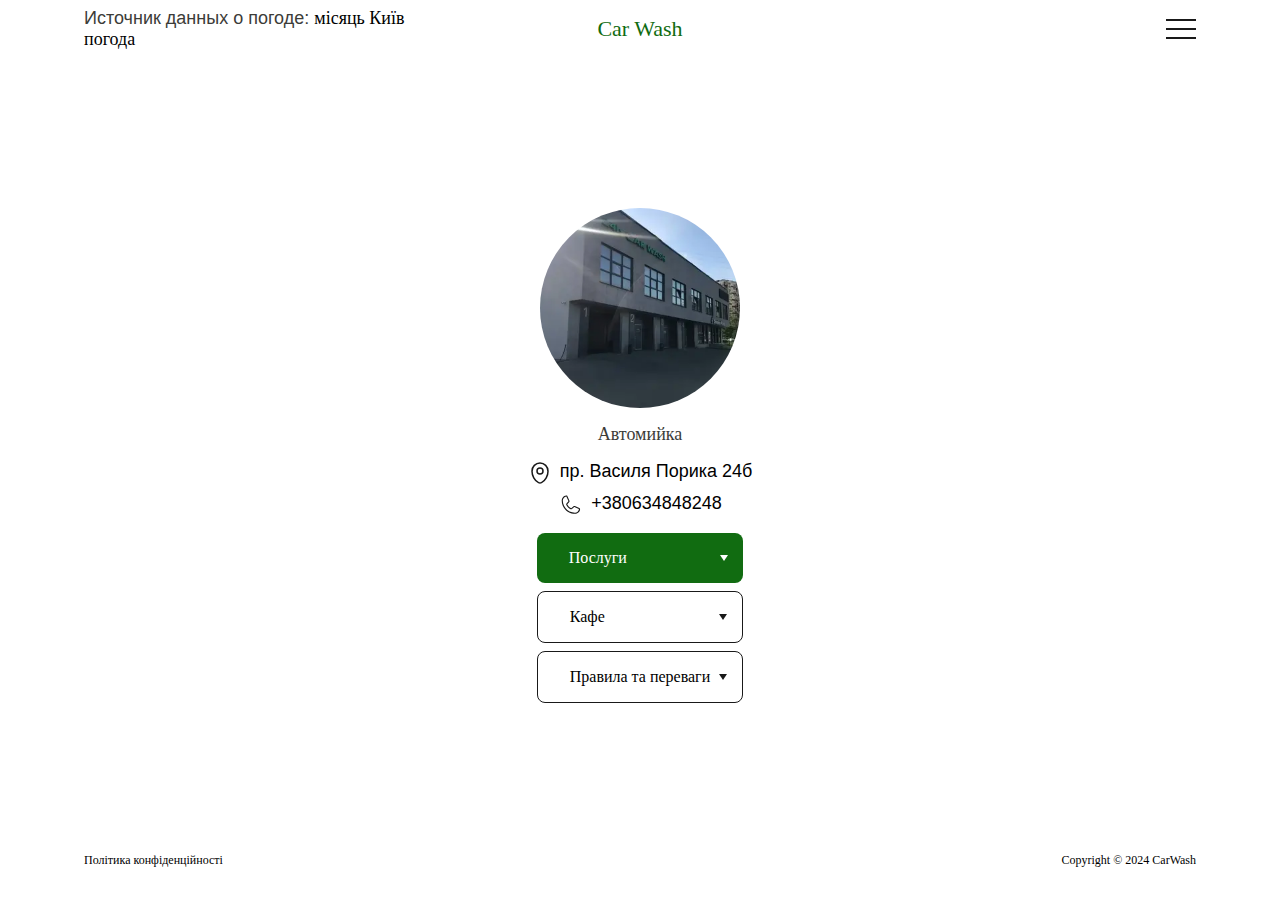
<file: index.html>
<!DOCTYPE html>
<html lang="en">
<head>
    <meta charset="UTF-8">
    <meta name="description" content="Автомийка на пр. Василя Порика 24б. Автомийка, хімчистка, мийка килимів, озонація. Телефонуйте +380634848248">
    <meta name="viewport" content="width=device-width, initial-scale=1.0, maximum-scale=5.0">
    <title>Car Wash</title>
    <link rel="stylesheet" href="style.css">
</head>
<body>
<header>
    <div class="I_I f f_f fac p8t p16b">
        <div class="f_100 f">
            <div class="fs12 c2">
                <div id="id17f842d32458f" a='{"t":"s","v":"1.2","lang":"ru","locs":[1572],"ssot":"c","sics":"ds","cbkg":"rgba(255,255,255,0)","cfnt":"#000000","slfs":"33","slis":"45","slgp":"14"}'>Источник данных о погоде: <a href="https://meteolabs.com.ua/укр/погода_київ/місяць/">місяць Київ погода</a></div><script async src="https://static1.meteolabs.com.ua/widgetjs/?id=id17f842d32458f"></script>
            </div>
        </div>
        <div class="f_100 f _f_">
            <h1 class="fs22 c3 _t_">
                Car Wash
            </h1>
        </div>
        <div class="f_100 f _f">
            <div class="burger" onclick="burgerMenu()">
                <div class="burger__line_1"></div>
                <div class="burger__line_2"></div>
                <div class="burger__line_3"></div>
            </div>
        </div>

    </div>
</header>
<main>
    <div class="page I_I _f_ fac">
        <div class="f fc g16 fac h _f_ w360M">
            <img class="img_logo br50" style="width:200px;height:200px;" src="./images/logo_small.webp" alt="autowash">
            <h2 class="c2">
                Автомийка
            </h2>
            <address class="f fc fac g8">
                <a href="#" class="f g8">
                    <svg width="24px" height="24px" viewBox="0 0 24 24" fill="none" xmlns="http://www.w3.org/2000/svg"><g id="SVGRepo_bgCarrier" stroke-width="0"></g><g id="SVGRepo_tracerCarrier" stroke-linecap="round" stroke-linejoin="round"></g><g id="SVGRepo_iconCarrier"> <path d="M4 10.1433C4 5.64588 7.58172 2 12 2C16.4183 2 20 5.64588 20 10.1433C20 14.6055 17.4467 19.8124 13.4629 21.6744C12.5343 22.1085 11.4657 22.1085 10.5371 21.6744C6.55332 19.8124 4 14.6055 4 10.1433Z" stroke="#191919" stroke-width="1.5"></path> <circle cx="12" cy="10" r="3" stroke="#191919" stroke-width="1.5"></circle> </g></svg>
                    <span>
                        пр. Василя Порика 24б
                    </span>
                </a>
                <a href="#" class="f g8">
                    <svg xmlns="http://www.w3.org/2000/svg" width="25" height="24" viewBox="0 0 25 24" fill="none">
                        <path d="M21.2741 15.0281L16.8453 13.0434C16.6447 12.9575 16.4257 12.9229 16.2083 12.9429C15.9909 12.9628 15.782 13.0367 15.6003 13.1578C15.5819 13.1697 15.5644 13.1828 15.5478 13.1972L13.2331 15.1659C13.2091 15.179 13.1824 15.1863 13.155 15.1873C13.1277 15.1883 13.1005 15.1829 13.0756 15.1716C11.5878 14.4534 10.0466 12.9216 9.32564 11.4544C9.31363 11.4299 9.30739 11.4029 9.30739 11.3756C9.30739 11.3483 9.31363 11.3214 9.32564 11.2969L11.3009 8.95312C11.3151 8.93579 11.3283 8.91764 11.3403 8.89874C11.4598 8.7164 11.5319 8.50719 11.5502 8.29C11.5685 8.0728 11.5325 7.85446 11.4453 7.65468L9.4747 3.23343C9.36279 2.97244 9.16925 2.75478 8.92313 2.61313C8.67701 2.47147 8.39159 2.41346 8.1097 2.44781C6.8846 2.60886 5.76006 3.2105 4.94622 4.14027C4.13238 5.07005 3.68494 6.26435 3.68751 7.49999C3.68751 14.8406 9.65939 20.8125 17 20.8125C18.2356 20.8149 19.4298 20.3673 20.3595 19.5536C21.2893 18.7398 21.8909 17.6153 22.0522 16.3903C22.0865 16.1097 22.0292 15.8256 21.889 15.5802C21.7488 15.3347 21.5332 15.1411 21.2741 15.0281ZM17 19.6875C10.28 19.6875 4.81251 14.22 4.81251 7.49999C4.80938 6.53805 5.15658 5.60787 5.78924 4.88325C6.4219 4.15863 7.29675 3.68914 8.25032 3.56249H8.27189C8.30967 3.5632 8.34635 3.5753 8.37713 3.59722C8.40791 3.61913 8.43136 3.64984 8.44439 3.68531L10.4225 8.10187C10.4338 8.12642 10.4396 8.15313 10.4396 8.18015C10.4396 8.20717 10.4338 8.23387 10.4225 8.25843L8.44345 10.6078C8.42876 10.6246 8.41528 10.6425 8.40314 10.6612C8.2793 10.8503 8.20637 11.0681 8.19143 11.2936C8.17648 11.5191 8.22002 11.7447 8.31782 11.9484C9.14939 13.6509 10.865 15.3534 12.5863 16.185C12.7912 16.2823 13.0178 16.3247 13.2441 16.3083C13.4703 16.2919 13.6885 16.2171 13.8772 16.0912C13.895 16.0791 13.9128 16.0659 13.9297 16.0519L16.2434 14.0831C16.2663 14.0708 16.2915 14.0636 16.3174 14.062C16.3433 14.0604 16.3692 14.0644 16.3934 14.0737L20.8231 16.0584C20.8593 16.0738 20.8897 16.1002 20.9101 16.1339C20.9305 16.1675 20.9397 16.2067 20.9366 16.2459C20.8106 17.1999 20.3415 18.0754 19.6171 18.7088C18.8926 19.3422 17.9623 19.6901 17 19.6875Z" fill="#191919"/>
                    </svg>
                    <span>
                        +380634848248
                    </span>
                </a>
            </address>
            <nav id="main_nav">
                <ul class="f fc g8">
                    <li class="f fc rel">
                        <button type="button" class="br8 fs16 p32l p32r p16t p16b f_auto b3 c4 arrow arrow_c4" onclick="openPopup()">
                            Послуги
                        </button>
                        <ul id="p1" class="fc g8 abs _t58 _l z10 w b4">
                            <li class="f fc">
                                <a href="#" class="br8 fs16 p32l p32r f_auto _b arrow arrow_c1 p10t p10b">
                                    Загальний прайс
                                </a>
                            </li>
                            <li class="f fc">
                                <a href="#" class="br8 fs16 p32l p32r f_auto _b arrow arrow_c1 p10t p10b">
                                    Миття авто
                                </a>
                            </li>
                            <li class="f fc">
                                <a href="#" class="br8 fs16 p32l p32r f_auto _b arrow arrow_c1 p10t p10b">
                                    Хімчистка
                                </a>
                            </li>
                            <li class="f fc">
                                <a href="#" class="br8 fs16 p32l p32r f_auto _b arrow arrow_c1 p10t p10b">
                                    Миття килимів
                                </a>
                            </li>
                            <li class="f fc">
                                <a href="#" class="br8 fs16 p32l p32r f_auto _b arrow arrow_c1 p10t p10b">
                                    Озонація
                                </a>
                            </li>
                        </ul>
                    </li>
                    <li class="f">
                        <a href="#" class="br8 fs16 p32l p32r p16t p16b f_auto _b arrow arrow_c1">
                            Кафе
                        </a>
                    </li>
                    <li class="f">
                        <a href="#" class="br8 fs16 p32l p32r p16t p16b f_auto _b arrow arrow_c1">
                            Правила та переваги
                        </a>
                    </li>
                </ul>
            </nav>

        </div>
    </div>
    <div class="nav_menu I_I _f_ fac">
        <ul class="f fc g32">
            <li class="f">
                <a class="fs16 p32l p32r f_auto _bb" href="index.html">
                    Головна
                </a>
            </li>
            <li class="f">
                <a class="fs16 p32l p32r f_auto _bb" href="page-list.html">
                    Автомийка
                </a>
            </li>
            <li class="f">
                <a class="fs16 p32l p32r f_auto _bb" href="page-list.html">
                    Хімчистка
                </a>
            </li>
            <li class="f">
                <a class="fs16 p32l p32r f_auto _bb" href="page-carpet.html">
                    Миття килимів
                </a>
            </li>
            <li class="f">
                <a class="fs16 p32l p32r f_auto _bb" href="page-ozonation.html">
                    Озонація
                </a>
            </li>
            <li class="f">
                <a class="fs16 p32l p32r f_auto _bb" href="page-price.html">
                    Прайс
                </a>
            </li>
            <li class="f">
                <a class="fs16 p32l p32r f_auto _bb" href="page-about.html">
                    Порядок та правила
                </a>
            </li>
            <li class="f">
                <a class="fs16 p32l p32r f_auto _bb" href="page-cafe.html">
                    Кафе
                </a>
            </li>
            <li class="f">
                <a class="fs16 p32l p32r f_auto _bb" href="page-about#responsibility.html">
                    Відповідальність
                </a>
            </li>
        </ul>
    </div>
</main>

<footer>
    <div class="I_I f f_f fac p8t p32b">
        <a class="f fs12" href="page-private.html">
            Політика конфіденційності
        </a>
        <a href="page-calculator.html" class="f fs12">
            Copyright © 2024 CarWash
        </a>
    </div>
</footer>
<script src="script.js"></script>
</body>
</html>
</file>
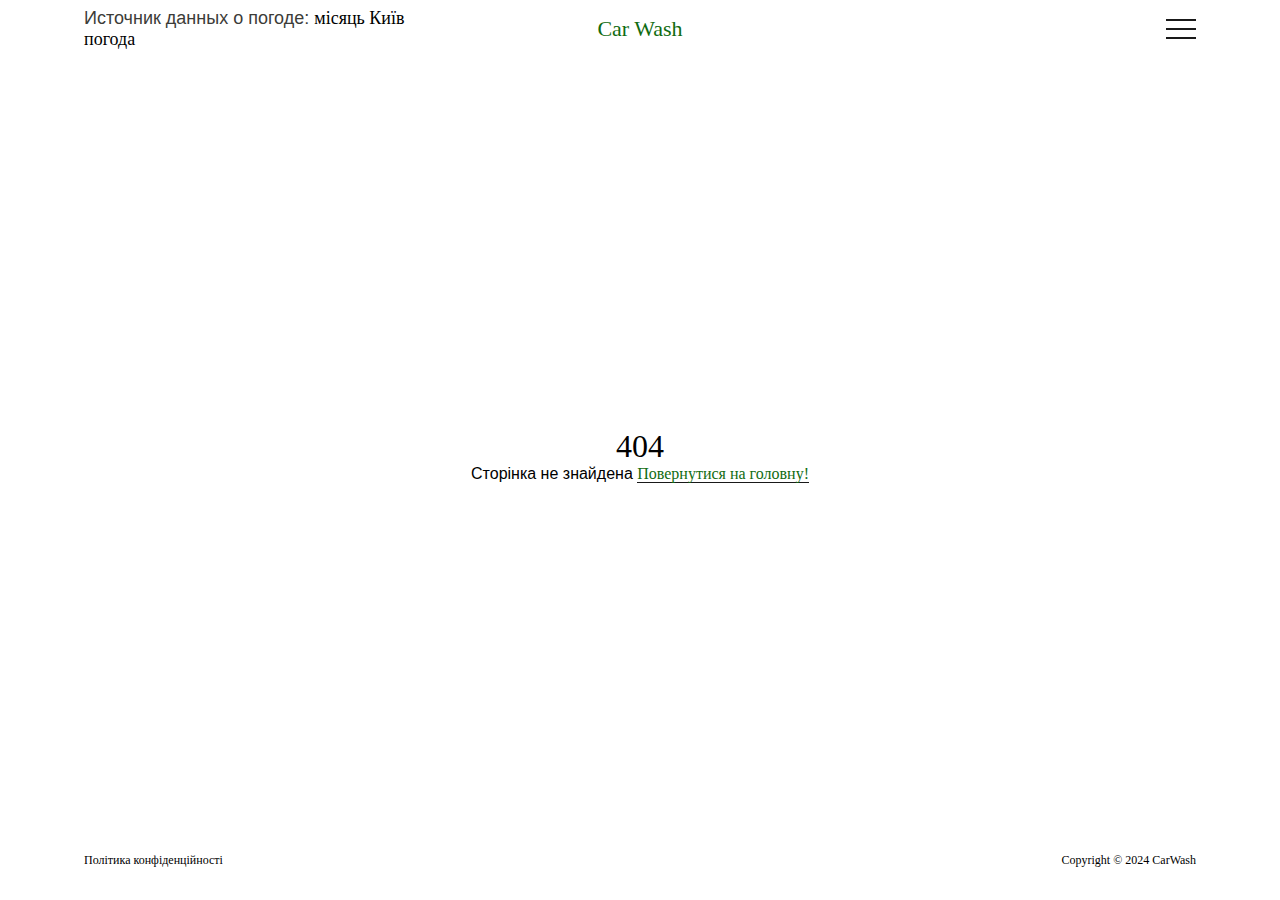
<file: page-404.html>
<!DOCTYPE html>
<html lang="en">
<head>
    <meta charset="UTF-8">
    <meta name="description" content="Автомийка на пр. Василя Порика 24б. Автомийка, хімчистка, мийка килимів, озонація. Телефонуйте +380634848248">
    <meta name="viewport" content="width=device-width, initial-scale=1.0, maximum-scale=5.0">
    <title>Car Wash</title>
    <link rel="stylesheet" href="style.css">
</head>
<body>
<header>
    <div class="I_I f f_f fac p8t p16b">
        <div class="f_100 f">
            <div class="fs12 c2">
                <div id="id17f842d32458f" a='{"t":"s","v":"1.2","lang":"ru","locs":[1572],"ssot":"c","sics":"ds","cbkg":"rgba(255,255,255,0)","cfnt":"#000000","slfs":"33","slis":"45","slgp":"14"}'>Источник данных о погоде: <a href="https://meteolabs.com.ua/укр/погода_київ/місяць/">місяць Київ погода</a></div><script async src="https://static1.meteolabs.com.ua/widgetjs/?id=id17f842d32458f"></script>
            </div>
        </div>
        <div class="f_100 f _f_">
            <h1 class="fs22 c3 _t_">
                Car Wash
            </h1>
        </div>
        <div class="f_100 f _f">
            <div class="burger" onclick="burgerMenu()">
                <div class="burger__line_1"></div>
                <div class="burger__line_2"></div>
                <div class="burger__line_3"></div>
            </div>
        </div>

    </div>
</header>

<main>
    <div class="page I_I _f_ fac fc">
        <h2 class="fs32">
            404
        </h2>
        <p class="fs16">
            Сторінка не знайдена <a class="c3 fs16 _bb" href="imdex.html">Повернутися на головну!</a>
        </p>
    </div>
    <div class="nav_menu I_I _f_ fac">
        <ul class="f fc g32">
            <li class="f">
                <a class="fs16 p32l p32r f_auto _bb" href="index.html">
                    Головна
                </a>
            </li>
            <li class="f">
                <a class="fs16 p32l p32r f_auto _bb" href="page-list.html">
                    Автомийка
                </a>
            </li>
            <li class="f">
                <a class="fs16 p32l p32r f_auto _bb" href="page-list.html">
                    Хімчистка
                </a>
            </li>
            <li class="f">
                <a class="fs16 p32l p32r f_auto _bb" href="page-carpet.html">
                    Миття килимів
                </a>
            </li>
            <li class="f">
                <a class="fs16 p32l p32r f_auto _bb" href="page-ozonation.html">
                    Озонація
                </a>
            </li>
            <li class="f">
                <a class="fs16 p32l p32r f_auto _bb" href="page-price.html">
                    Прайс
                </a>
            </li>
            <li class="f">
                <a class="fs16 p32l p32r f_auto _bb" href="page-about.html">
                    Порядок та правила
                </a>
            </li>
            <li class="f">
                <a class="fs16 p32l p32r f_auto _bb" href="page-cafe.html">
                    Кафе
                </a>
            </li>
            <li class="f">
                <a class="fs16 p32l p32r f_auto _bb" href="page-about#responsibility.html">
                    Відповідальність
                </a>
            </li>
        </ul>
    </div>
</main>

<footer>
    <div class="I_I f f_f fac p8t p32b">
        <a class="f fs12" href="page-private.html">
            Політика конфіденційності
        </a>
        <a href="page-calculator.html" class="f fs12">
            Copyright © 2024 CarWash
        </a>
    </div>
</footer>
<script src="script.js"></script>
</body>
</html>
</file>
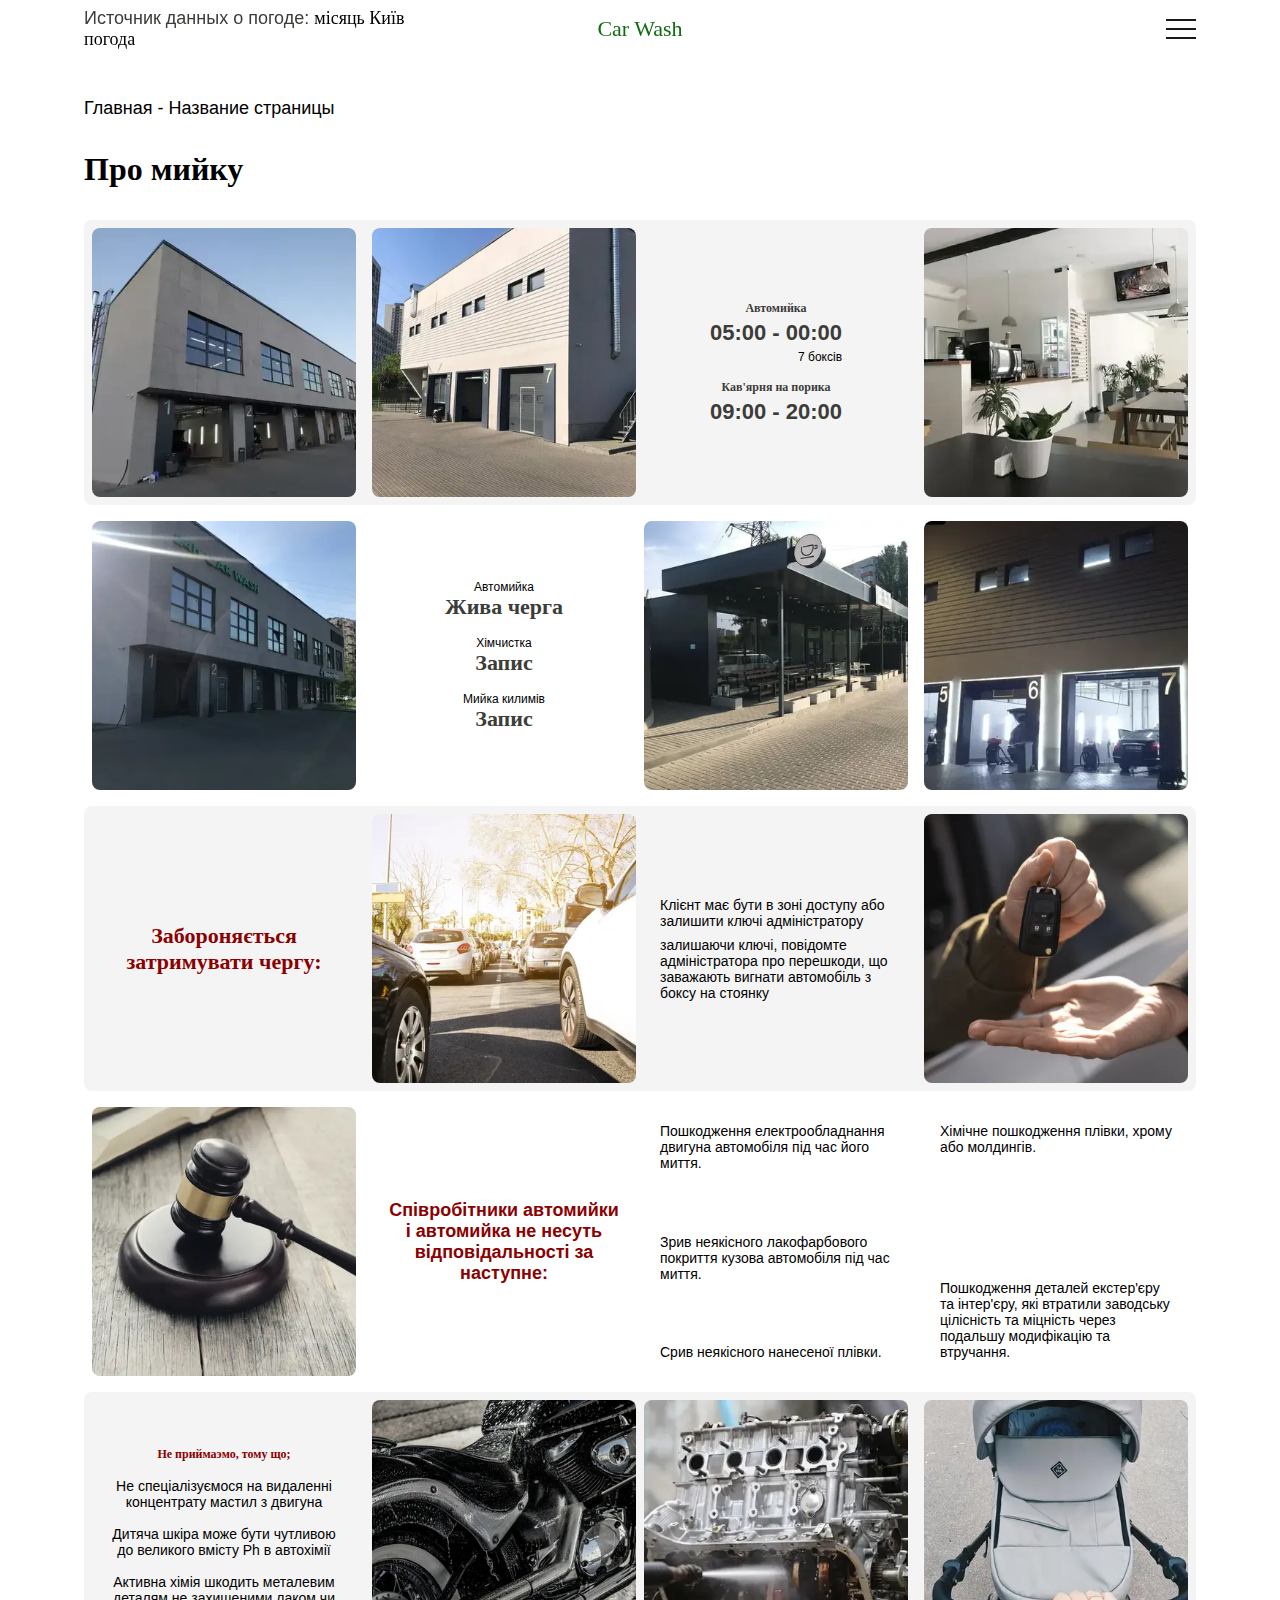
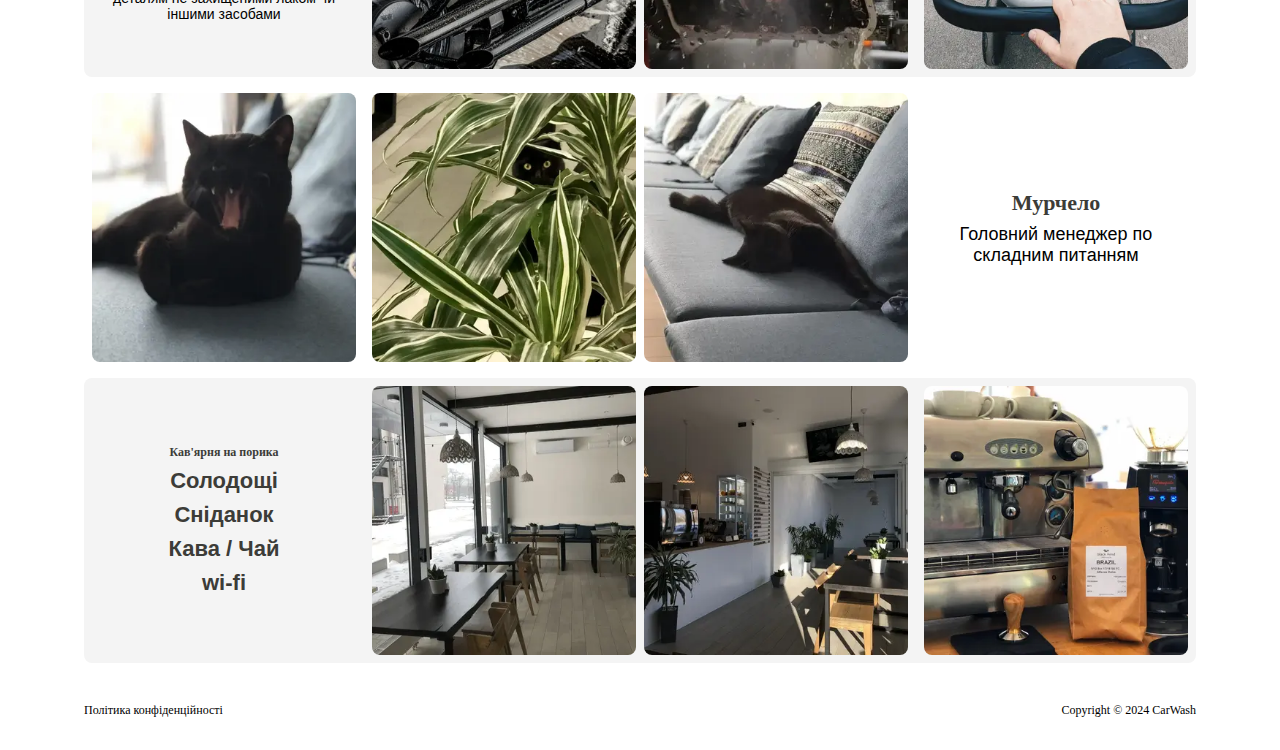
<file: page-about.html>
<!DOCTYPE html>
<html lang="en">
<head>
    <meta charset="UTF-8">
    <meta name="description" content="Автомийка на пр. Василя Порика 24б. Автомийка, хімчистка, мийка килимів, озонація. Телефонуйте +380634848248">
    <meta name="viewport" content="width=device-width, initial-scale=1.0, maximum-scale=5.0">
    <title>Car Wash</title>
    <link rel="stylesheet" href="style.css">
</head>
<body>
<header>
    <div class="I_I f f_f fac p8t p16b">
        <div class="f_100 f">
            <div class="fs12 c2">
                <div id="id17f842d32458f" a='{"t":"s","v":"1.2","lang":"ru","locs":[1572],"ssot":"c","sics":"ds","cbkg":"rgba(255,255,255,0)","cfnt":"#000000","slfs":"33","slis":"45","slgp":"14"}'>Источник данных о погоде: <a href="https://meteolabs.com.ua/укр/погода_київ/місяць/">місяць Київ погода</a></div><script async src="https://static1.meteolabs.com.ua/widgetjs/?id=id17f842d32458f"></script>
            </div>
        </div>
        <div class="f_100 f _f_">
            <h1 class="fs22 c3 _t_">
                Car Wash
            </h1>
        </div>
        <div class="f_100 f _f">
            <div class="burger" onclick="burgerMenu()">
                <div class="burger__line_1"></div>
                <div class="burger__line_2"></div>
                <div class="burger__line_3"></div>
            </div>
        </div>

    </div>
</header>

<main>
    <div class="page I_I fc">
        <section class="p32t p32b">
            Главная - Название страницы
        </section>
        <h2 class="fs32 fw700 w">
            Про мийку
        </h2>
        <section class="f fc w">
            <div class="p32t p32b f fc g8">

                <!--1 блок-->
                <div class="f g8 w br8 _f_ fw b5 p8">
                    <div class="f g16 fw f_256">
                        <div class="f_176">
                            <img width="368px" class="h w br8" src="images/a5.webp" alt="Автомийка попереду">
                        </div>
                        <div class="f_176">
                            <img width="368px" class="h w br8" src="images/a4.webp" alt="Автомийка позаду">
                        </div>
                    </div>
                    <div class="f g16 fw f_256">
                        <div class="f_176">
                            <div class="f fc h w _f_ fac g16 p16">
                                <div class="f fc fac g4">
                                    <mark class="fs12">
                                        Автомийка
                                    </mark>
                                    <time class="fs22 fw700">
                                        05:00 - 00:00
                                    </time>
                                    <span class="f w _f fs12">
                                        7 боксів
                                    </span>
                                </div>
                                <div class="f fc fac g4">
                                    <mark class="fs12">
                                        Кав'ярня на порика
                                    </mark>
                                    <time class="fs22 fw700">
                                        09:00 - 20:00
                                    </time>
                                </div>
                            </div>
                        </div>
                        <div class="f_176">
                            <img width="368px" class="h w br8" src="images/a7.webp" alt="Кав'ярня на порика">
                        </div>
                    </div>
                </div>
                <!--2 блок-->
                <div class="f g8 w br8 _f_ fw b4 p8">
                    <div class="f g16 fw f_256">
                        <div class="f_176">
                            <img width="368px" class="h w br8" src="images/a1.webp" alt="Автомийка попереду">
                        </div>
                        <div class="f_176">
                            <div class="f fc h w _f_ fac g16 p16">
                                <div class="f fc fac">
                                    <span class="fs12">
                                        Автомийка
                                    </span>
                                    <mark class="fs22 fw700">
                                        Жива черга
                                    </mark>
                                </div>
                                <div class="f fc fac">
                                    <span class="fs12">
                                        Хімчистка
                                    </span>
                                    <mark class="fs22 fw700">
                                        Запис
                                    </mark>
                                </div>
                                <div class="f fc fac">
                                    <span class="fs12">
                                        Мийка килимів
                                    </span>
                                    <mark class="fs22 fw700">
                                        Запис
                                    </mark>
                                </div>
                            </div>
                        </div>
                    </div>
                    <div class="f g16 fw f_256">
                        <div class="f_176">
                            <img width="368px" class="h w br8" src="images/a2.webp" alt="Кав'ярня на порика (зовні)">
                        </div>
                        <div class="f_176">
                            <img width="368px" class="h w br8" src="images/a6.webp" alt="Автомийка позаду">
                        </div>
                    </div>
                </div>
                <!--3 блок-->
                <div id="forbidden" class="f g8 w br8 _f_ fw b5 p8">
                    <div class="f g16 fw f_256">
                        <div class="f_176">
                            <div class="f fc h w _f_ fac g16 p16">
                                <div class="f fc g8 fac">
                                    <mark class="fs22 _t_ c7">
                                        Забороняється затримувати чергу:
                                    </mark>
                                </div>
                            </div>
                        </div>
                        <div class="f_176">
                            <img width="368px" class="h w br8" src="images/a20.webp" alt="Черга">
                        </div>
                    </div>
                    <div class="f g16 fw f_256">
                        <div class="f_176">
                            <div class="f fc h w _f_ fac g16 p16">
                                <div class="f fc g8 fac">
                                    <span class="fs14">
                                        Клієнт має бути в зоні доступу або залишити ключі адміністратору
                                    </span>
                                    <span class="fs14">
                                        залишаючи ключі, повідомте адміністратора про перешкоди, що заважають вигнати автомобіль з боксу на стоянку
                                    </span>
                                </div>
                            </div>
                        </div>
                        <div class="f_176">
                            <img width="368px" class="h w br8" src="images/a19.webp" alt="Ключи потрібно передати адміністратору">
                        </div>
                    </div>
                </div>
                <!--4 блок-->
                <div id="responsibility" class="f g8 w br8 _f_ fw b4 p8">
                    <div class="f g16 fw f_256">
                        <div class="f_176">
                            <img width="368px" class="h w br8" src="images/a14.webp" alt="Права">
                        </div>
                        <div class="f_176">
                            <div class="f fc h w _f_ fac g16 p16 _t_ c7 fw700">
                                Співробітники автомийки і автомийка не несуть відповідальності за наступне:
                            </div>
                        </div>
                    </div>
                    <div class="f g16 fw f_256">
                        <div class="f_176">
                            <div class="f fc h w f_f g16 p16">
                                <span class="fs14">
                                    Пошкодження електрообладнання двигуна автомобіля під час його миття.
                                </span>
                                <span class="fs14">
                                    Зрив неякісного лакофарбового покриття кузова автомобіля під час миття.
                                </span>
                                <span class="fs14">
                                    Срив неякісного нанесеної плівки.
                                </span>
                            </div>
                        </div>
                        <div class="f_176">
                            <div class="f fc h w f_f g16 p16">
                                <span class="fs14">
                                    Хімічне пошкодження плівки, хрому або молдингів.
                                </span>
                                <span class="fs14">
                                    Пошкодження деталей екстер'єру та інтер'єру, які втратили заводську цілісність та міцність через подальшу модифікацію та втручання.
                                </span>
                            </div>
                        </div>
                    </div>
                </div>
                <!--5 блок-->
                <div class="f g8 w br8 _f_ fw b5 p8">
                    <div class="f g16 fw f_256">
                        <div class="f_176">
                            <div class="f fc h w _f_ fac g16 p16">
                                <div class="f fc g16 fac">
                                    <mark class="fs12 c7 _t_">
                                        Не приймаэмо, тому що;
                                    </mark>
                                    <span class="fs14 _t_">
                                        Не спеціалізуємося на видаленні концентрату мастил з двигуна
                                    </span>
                                    <span class="fs14 _t_">
                                        Дитяча шкіра може бути чутливою до великого вмісту Ph в автохімії
                                    </span>
                                    <span class="fs14 _t_">
                                        Активна хімія шкодить металевим деталям не захищеними лаком чи іншими засобами
                                    </span>
                                </div>
                            </div>
                        </div>
                        <div class="f_176">
                            <img width="368px" class="h w br8" src="images/a16.webp" alt="Мотоцикли не миємо">
                        </div>
                    </div>
                    <div class="f g16 fw f_256">
                        <div class="f_176">
                            <img width="368px" class="h w br8" src="images/a15.webp" alt="Двигуни не миємо">
                        </div>
                        <div class="f_176">
                            <img width="368px" class="h w br8" src="images/a17.webp" alt="Коляски не миємо">
                        </div>
                    </div>
                </div>
                <!--6 блок-->
                <div class="f g8 w br8 _f_ fw b4 p8">
                    <div class="f g16 fw f_256">
                        <div class="f_176">
                            <img width="368px" class="h w br8" src="images/a9.webp" alt="Мурчело (Кіт)">
                        </div>
                        <div class="f_176">
                            <img width="368px" class="h w br8" src="images/a10.webp" alt="Мурчело (Кіт)">
                        </div>
                    </div>
                    <div class="f g16 fw f_256">
                        <div class="f_176">
                            <img width="368px" class="h w br8" src="images/a13.webp" alt="Мурчело (Кіт)">
                        </div>
                        <div class="f_176">
                            <div class="f fc h w _f_ fac g16 p16">
                                <div class="f fc g8 fac">
                                    <mark class="fs22">
                                        Мурчело
                                    </mark>
                                    <span class="fs18 _t_">
                                        Головний менеджер по складним питанням
                                    </span>
                                </div>
                            </div>
                        </div>
                    </div>
                </div>
                <!--7 блок-->
                <div class="f g8 w br8 _f_ fw b5 p8">
                    <div class="f g16 fw f_256">
                        <div class="f_176">
                            <div class="f fc h w _f_ fac g16 p16">
                                <div class="f fc g8 fac">
                                    <mark class="fs12">
                                        Кав'ярня на порика
                                    </mark>
                                    <span class="fs22 fw700 c2">
                                        Солодощі
                                    </span>
                                    <span class="fs22 fw700 c2">
                                        Сніданок
                                    </span>
                                    <span class="fs22 fw700 c2">
                                        Кава / Чай
                                    </span>
                                    <span class="fs22 fw700 c2">
                                        wi-fi
                                    </span>
                                </div>
                            </div>
                        </div>
                        <div class="f_176">
                            <img width="368px" class="h w br8" src="images/a8.webp" alt="Кав'ярня на порика (Усередені)">
                        </div>
                    </div>
                    <div class="f g16 fw f_256">
                        <div class="f_176">
                            <img width="368px" class="h w br8" src="images/a11.webp" alt="Кав'ярня на порика (Усередені)">
                        </div>
                        <div class="f_176">
                            <img width="368px" class="h w br8" src="images/a12.webp" alt="Кав'ярня на порика (Усередені)">
                        </div>
                    </div>
                </div>

            </div>
        </section>
    </div>
    <!--нав меню-->
    <div class="nav_menu I_I _f_ fac">
        <ul class="f fc g32">
            <li class="f">
                <a class="fs16 p32l p32r f_auto _bb" href="index.html">
                    Головна
                </a>
            </li>
            <li class="f">
                <a class="fs16 p32l p32r f_auto _bb" href="page-list.html">
                    Автомийка
                </a>
            </li>
            <li class="f">
                <a class="fs16 p32l p32r f_auto _bb" href="page-list.html">
                    Хімчистка
                </a>
            </li>
            <li class="f">
                <a class="fs16 p32l p32r f_auto _bb" href="page-carpet.html">
                    Миття килимів
                </a>
            </li>
            <li class="f">
                <a class="fs16 p32l p32r f_auto _bb" href="page-ozonation.html">
                    Озонація
                </a>
            </li>
            <li class="f">
                <a class="fs16 p32l p32r f_auto _bb" href="page-price.html">
                    Прайс
                </a>
            </li>
            <li class="f">
                <a class="fs16 p32l p32r f_auto _bb" href="page-about.html">
                    Порядок та правила
                </a>
            </li>
            <li class="f">
                <a class="fs16 p32l p32r f_auto _bb" href="page-cafe.html">
                    Кафе
                </a>
            </li>
            <li class="f">
                <a class="fs16 p32l p32r f_auto _bb" href="page-about#responsibility.html">
                    Відповідальність
                </a>
            </li>
        </ul>
    </div>
</main>

<footer>
    <div class="I_I f f_f fac p8t p32b">
        <a class="f fs12" href="page-private.html">
            Політика конфіденційності
        </a>
        <a href="page-calculator.html" class="f fs12">
            Copyright © 2024 CarWash
        </a>
    </div>
</footer>
<script src="script.js"></script>
</body>
</html>
</file>
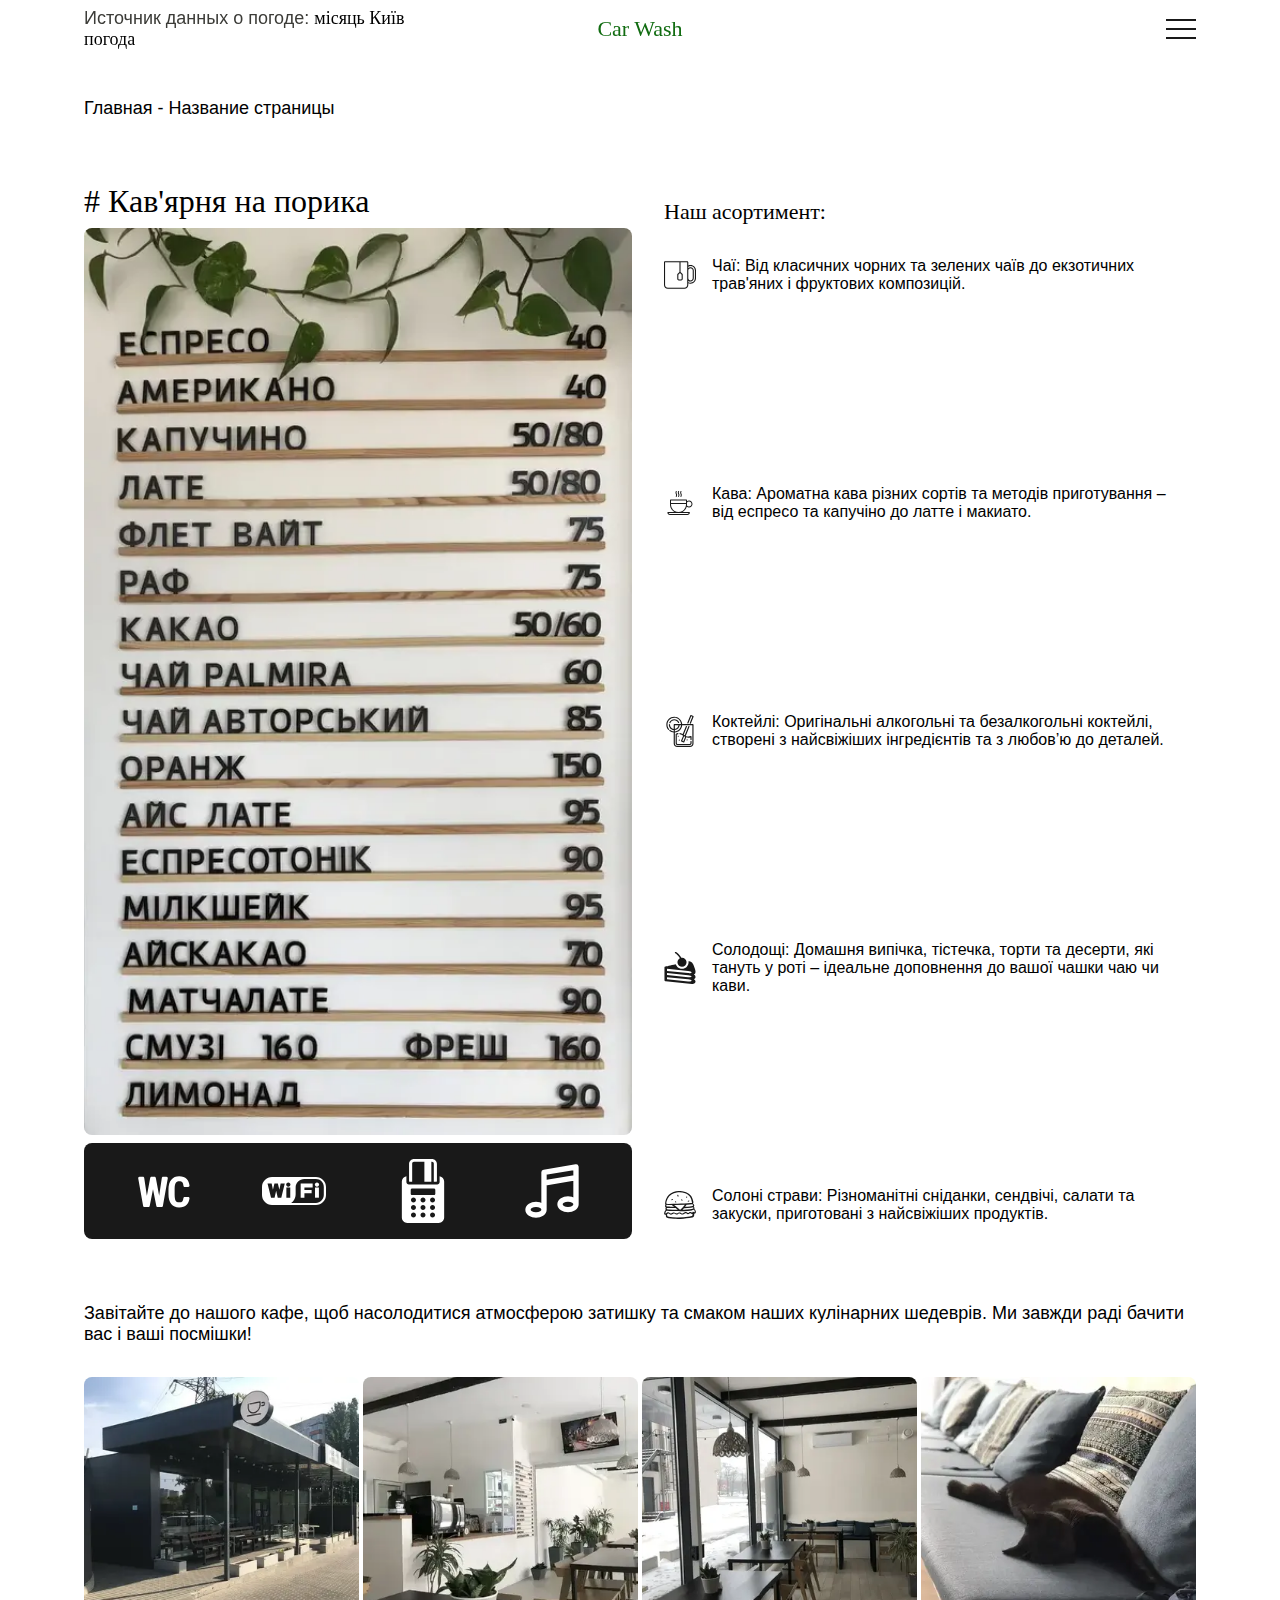
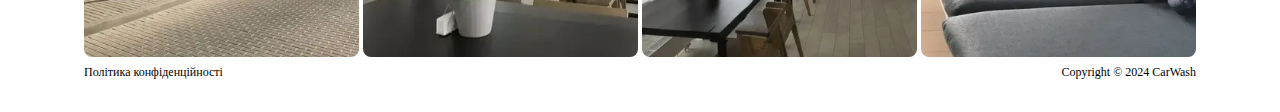
<file: page-cafe.html>
<!DOCTYPE html>
<html lang="en">
<head>
    <meta charset="UTF-8">
    <meta name="description" content="Автомийка на пр. Василя Порика 24б. Автомийка, хімчистка, мийка килимів, озонація. Телефонуйте +380634848248">
    <meta name="viewport" content="width=device-width, initial-scale=1.0, maximum-scale=5.0">
    <title>Car Wash</title>
    <link rel="stylesheet" href="style.css">
</head>
<body>
<header>
    <div class="I_I f f_f fac p8t p16b">
        <div class="f_100 f">
            <div class="fs12 c2">
                <div id="id17f842d32458f" a='{"t":"s","v":"1.2","lang":"ru","locs":[1572],"ssot":"c","sics":"ds","cbkg":"rgba(255,255,255,0)","cfnt":"#000000","slfs":"33","slis":"45","slgp":"14"}'>Источник данных о погоде: <a href="https://meteolabs.com.ua/укр/погода_київ/місяць/">місяць Київ погода</a></div><script async src="https://static1.meteolabs.com.ua/widgetjs/?id=id17f842d32458f"></script>
            </div>
        </div>
        <div class="f_100 f _f_">
            <h1 class="fs22 c3 _t_">
                Car Wash
            </h1>
        </div>
        <div class="f_100 f _f">
            <div class="burger" onclick="burgerMenu()">
                <div class="burger__line_1"></div>
                <div class="burger__line_2"></div>
                <div class="burger__line_3"></div>
            </div>
        </div>

    </div>
</header>

<main>
    <div class="page I_I fc">
        <section class="p32t p32b">
            Главная - Название страницы
        </section>
        <section class="f fw608 w g16 p32t p32b">
            <div class="f f50 fc g8 br8">
                <div>
                    <h2 class="fs32">
                        # Кав'ярня на порика
                    </h2>
                </div>
                <img width="auto" class="h w contain br8" src="images/cafe_4.webp" alt="price of coffee">
                <div class="f _f_f_ w fac b1 br8 p16">
                    <div class="f fc fac g8">
                        <svg width="64px" height="64px" viewBox="0 0 24 24" fill="none" xmlns="http://www.w3.org/2000/svg"><g id="SVGRepo_bgCarrier" stroke-width="0"></g><g id="SVGRepo_tracerCarrier" stroke-linecap="round" stroke-linejoin="round"></g><g id="SVGRepo_iconCarrier"> <path d="M9.80469 13.7734L10.8186 7.05043C10.8555 6.80585 11.0657 6.625 11.3131 6.625H12.5595C12.8706 6.625 13.1062 6.9062 13.0517 7.21257L11.2062 17.5876C11.1637 17.8262 10.9563 18 10.7139 18H9.23878C9.0001 18 8.7947 17.8313 8.74831 17.5972L7.5 11.2969L6.26659 17.5961C6.22065 17.8307 6.01501 18 5.77591 18H4.29362C4.05139 18 3.84399 17.8264 3.80141 17.5879L1.94873 7.2129C1.89401 6.90643 2.12963 6.625 2.44095 6.625H3.70217C3.94969 6.625 4.15996 6.8061 4.19665 7.05088L5.20312 13.7656L6.46272 7.03305C6.50698 6.79647 6.71351 6.625 6.95419 6.625H8.05354C8.29426 6.625 8.50081 6.79652 8.54503 7.03315L9.80469 13.7734Z" fill="#FFFFFF"></path> <path d="M20.7068 14.2109C20.9916 14.2109 21.2212 14.4491 21.1879 14.732C21.0651 15.7739 20.7144 16.582 20.1356 17.1562C19.4637 17.8229 18.5158 18.1562 17.2919 18.1562C16.0054 18.1562 15.0184 17.7344 14.3309 16.8906C13.6486 16.0417 13.3075 14.8333 13.3075 13.2656V11.3516C13.3075 9.78906 13.6617 8.58594 14.37 7.74219C15.0783 6.89323 16.0627 6.46875 17.3231 6.46875C18.5627 6.46875 19.5028 6.8151 20.1434 7.50781C20.6978 8.10246 21.0469 8.91971 21.1906 9.95956C21.2303 10.2464 20.9992 10.4922 20.7097 10.4922H19.4275C19.1564 10.4922 18.9378 10.2757 18.9121 10.0059C18.8604 9.46252 18.7448 9.07255 18.5653 8.83594C18.3414 8.52865 17.9273 8.375 17.3231 8.375C16.7085 8.375 16.2736 8.59115 16.0184 9.02344C15.7632 9.45052 15.6278 10.1562 15.6122 11.1406V13.2891C15.6122 14.4193 15.7372 15.1953 15.9872 15.6172C16.2424 16.0391 16.6773 16.25 17.2919 16.25C17.896 16.25 18.3127 16.1042 18.5419 15.8125C18.7201 15.5816 18.8385 15.2073 18.897 14.6897C18.9271 14.4232 19.1444 14.2109 19.4126 14.2109H20.7068Z" fill="#FFFFFF"></path> </g></svg>
                    </div>
                    <div class="f fc fac g8">
                        <svg version="1.1" id="_x32_" xmlns="http://www.w3.org/2000/svg" xmlns:xlink="http://www.w3.org/1999/xlink" viewBox="0 0 512 512" xml:space="preserve" width="64px" height="64px" fill="#ffffff"><g id="SVGRepo_bgCarrier" stroke-width="0"></g><g id="SVGRepo_tracerCarrier" stroke-linecap="round" stroke-linejoin="round"></g><g id="SVGRepo_iconCarrier"> <style type="text/css"> .st0{fill:#ffffff;} </style> <g> <path class="st0" d="M439.713,187.302c-9.487,0-17.172,7.696-17.172,17.18c0,9.483,7.686,17.166,17.172,17.166 c9.484,0,17.173-7.682,17.173-17.166C456.886,194.998,449.197,187.302,439.713,187.302z"></path> <rect x="424.137" y="228.04" class="st0" width="31.152" height="81.47"></rect> <polygon class="st0" points="309.383,196.09 309.383,227.242 309.383,309.511 339.368,309.511 339.368,274.906 397.03,274.906 397.03,247.212 339.368,247.212 339.368,227.242 405.232,227.242 405.232,196.09 339.368,196.09 "></polygon> <path class="st0" d="M431.85,143.378H80.15c-44.266,0-80.15,35.88-80.15,80.146v64.946c0,44.265,35.884,80.153,80.15,80.153h351.7 c44.266,0,80.15-35.888,80.15-80.153v-64.946C512,179.258,476.116,143.378,431.85,143.378z M154.217,310.111h-28.232 l-12.741-55.257l-12.741,55.257H72.27L44.269,196.09h32.875l10.374,50.632l12.174-50.632h27.1l12.178,50.632l10.371-50.632h32.876 L154.217,310.111z M226.047,309.511h-31.153v-81.47h31.153V309.511z M210.47,221.648c-9.484,0-17.173-7.682-17.173-17.166 c0-9.484,7.689-17.18,17.173-17.18c9.487,0,17.173,7.696,17.173,17.18C227.643,213.965,219.957,221.648,210.47,221.648z M494.428,288.47c0,34.509-28.075,62.578-62.578,62.578H234.834c0,0,34.345-23.962,34.345-69.094c0-45.125,0-52.173,0-52.173 c0-38.016,30.818-68.834,68.831-68.834h93.839c34.503,0,62.578,28.076,62.578,62.578V288.47z"></path> </g> </g></svg>
                    </div>
                    <div class="f fc fac g8">
                        <svg fill="#ffffff" height="64px" width="64px" version="1.1" id="Capa_1" xmlns="http://www.w3.org/2000/svg" xmlns:xlink="http://www.w3.org/1999/xlink" viewBox="0 0 483.2 483.2" xml:space="preserve"><g id="SVGRepo_bgCarrier" stroke-width="0"></g><g id="SVGRepo_tracerCarrier" stroke-linecap="round" stroke-linejoin="round"></g><g id="SVGRepo_iconCarrier"> <g> <g> <g> <path d="M143.15,172.5h16.7V34c0-7.5,6.1-13.6,13.6-13.6h78.6v152.1h16.6h15h20.9V20.4h5.1c7.5,0,13.6,6.1,13.6,13.6v138.5h16.7 c3.8,0,6.8-3.1,6.8-6.8v-128c0-20.7-16.9-37.7-37.7-37.7h-135c-20.7,0-37.7,16.9-37.7,37.7v127.9 C136.35,169.4,139.45,172.5,143.15,172.5z"></path> </g> <g> <g> <path d="M367.05,130v7.5V174c0,10.1-8.2,18.3-18.3,18.3h-214.2c-10.1,0-18.3-8.2-18.3-18.3v-36.4v-7.5 c-19.5,3.3-34.4,20.2-34.4,40.7V442c0,22.8,18.5,41.2,41.2,41.2h237.1c22.8,0,41.2-18.5,41.2-41.2V170.7 C401.45,150.2,386.55,133.3,367.05,130z M169.65,442.3c-10.4,0-18.8-8.4-18.8-18.8s8.4-18.8,18.8-18.8 c10.4,0,18.8,8.4,18.8,18.8C188.35,433.9,179.95,442.3,169.65,442.3z M169.65,385.5c-10.4,0-18.8-8.4-18.8-18.8 s8.4-18.8,18.8-18.8c10.4,0,18.8,8.4,18.8,18.8C188.35,377.1,179.95,385.5,169.65,385.5z M169.65,328.8 c-10.4,0-18.8-8.4-18.8-18.8s8.4-18.8,18.8-18.8c10.4,0,18.8,8.4,18.8,18.8C188.35,320.4,179.95,328.8,169.65,328.8z M241.65,442.3c-10.4,0-18.8-8.4-18.8-18.8s8.4-18.8,18.8-18.8c10.4,0,18.8,8.4,18.8,18.8 C260.45,433.9,252.05,442.3,241.65,442.3z M241.65,385.5c-10.4,0-18.8-8.4-18.8-18.8s8.4-18.8,18.8-18.8 c10.4,0,18.8,8.4,18.8,18.8S252.05,385.5,241.65,385.5z M241.65,328.8c-10.4,0-18.8-8.4-18.8-18.8s8.4-18.8,18.8-18.8 c10.4,0,18.8,8.4,18.8,18.8C260.45,320.4,252.05,328.8,241.65,328.8z M313.65,442.3c-10.4,0-18.8-8.4-18.8-18.8 s8.4-18.8,18.8-18.8s18.8,8.4,18.8,18.8C332.45,433.9,324.05,442.3,313.65,442.3z M313.65,385.5c-10.4,0-18.8-8.4-18.8-18.8 s8.4-18.8,18.8-18.8s18.8,8.4,18.8,18.8S324.05,385.5,313.65,385.5z M313.65,328.8c-10.4,0-18.8-8.4-18.8-18.8 s8.4-18.8,18.8-18.8s18.8,8.4,18.8,18.8C332.45,320.4,324.05,328.8,313.65,328.8z M334.55,262.1c0,5.8-4.7,10.4-10.4,10.4 h-164.9c-5.8,0-10.4-4.7-10.4-10.4v-28.3c0-5.8,4.7-10.4,10.4-10.4h164.9c5.8,0,10.4,4.7,10.4,10.4V262.1z"></path> </g> </g> </g> </g> </g></svg>
                    </div>
                    <div class="f fc fac g8">
                        <svg width="64px" height="64px" viewBox="0 0 24 24" fill="none" xmlns="http://www.w3.org/2000/svg"><g id="SVGRepo_bgCarrier" stroke-width="0"></g><g id="SVGRepo_tracerCarrier" stroke-linecap="round" stroke-linejoin="round"></g><g id="SVGRepo_iconCarrier"> <path d="M9 19C9 20.1046 7.65685 21 6 21C4.34315 21 3 20.1046 3 19C3 17.8954 4.34315 17 6 17C7.65685 17 9 17.8954 9 19ZM9 19V5L21 3V17M21 17C21 18.1046 19.6569 19 18 19C16.3431 19 15 18.1046 15 17C15 15.8954 16.3431 15 18 15C19.6569 15 21 15.8954 21 17ZM9 9L21 7" stroke="#ffffff" stroke-width="2" stroke-linecap="round" stroke-linejoin="round"></path> </g></svg>
                    </div>
                </div>

            </div>
            <div class="f f50 fc w f_f g16">
                <div class="f fc g32 p16 f_auto f_f">
                    <h3 class="fs22">
                        Наш асортимент:
                    </h3>
                    <ul class="f_auto f fc g8 f_f">
                        <li class="f g16 fac">
                            <svg class="f_32" fill="#191919" height="32px" width="32px" version="1.1" id="Layer_1" xmlns="http://www.w3.org/2000/svg" xmlns:xlink="http://www.w3.org/1999/xlink" viewBox="0 0 512 512" xml:space="preserve" stroke="#191919"><g id="SVGRepo_bgCarrier" stroke-width="0"></g><g id="SVGRepo_tracerCarrier" stroke-linecap="round" stroke-linejoin="round"></g><g id="SVGRepo_iconCarrier"> <g> <g> <path d="M424.086,97.313c-12.5,0-24.704,2.635-35.94,7.676V52.527c0-9.452-7.689-17.14-17.14-17.14H17.14 C7.689,35.387,0,43.075,0,52.527V415.24c0,33.842,27.532,61.374,61.374,61.374h265.4c33.842,0,61.374-27.532,61.374-61.374 v-25.921c11.233,5.039,23.433,7.674,35.94,7.674c48.476,0,87.914-39.437,87.914-87.914V185.227 C512,136.75,472.563,97.313,424.086,97.313z M371.559,415.24c0,24.695-20.091,44.786-44.786,44.786h-265.4 c-24.695,0-44.786-20.091-44.786-44.786V52.527c0-0.304,0.249-0.553,0.553-0.553h230.566v156.357l-32.958,32.958 c-1.555,1.556-2.428,3.665-2.428,5.865v70.773c0,14.329,11.658,25.987,25.987,25.987h35.387c14.329,0,25.987-11.658,25.987-25.987 v-70.773c0-2.2-0.874-4.308-2.428-5.865l-32.958-32.958V51.974h106.713c0.304,0,0.553,0.249,0.553,0.553V415.24z M256,223.495 l27.093,27.093v67.339c0,5.183-4.217,9.4-9.4,9.4h-35.387c-5.183,0-9.4-4.216-9.4-9.4v-67.339L256,223.495z M388.147,185.227 c0-19.818,16.122-35.94,35.94-35.94c19.818,0,35.94,16.122,35.94,35.94V309.08c0,19.818-16.122,35.94-35.94,35.94 c-19.818,0-35.94-16.122-35.94-35.94V185.227z M495.413,309.08c0,39.329-31.997,71.326-71.326,71.326 c-12.728,0-25.061-3.353-35.94-9.714v-23.357c9.404,8.84,22.046,14.272,35.94,14.272c28.963,0,52.527-23.564,52.527-52.527 V185.227c0-28.963-23.564-52.527-52.527-52.527c-13.894,0-26.536,5.433-35.94,14.272v-23.356 c10.878-6.361,23.218-9.715,35.94-9.715c39.329,0,71.326,31.997,71.326,71.326V309.08z"></path> </g> </g> </g></svg>
                            <p class="f_auto fs16">
                                Чаї: Від класичних чорних та зелених чаїв до екзотичних трав'яних і фруктових композицій.
                            </p>
                        </li>
                        <li class="f g16 fac">
                            <svg class="f_32" width="32px" height="32px" viewBox="0 0 64 64" id="svg5" version="1.1" xml:space="preserve" xmlns="http://www.w3.org/2000/svg" xmlns:svg="http://www.w3.org/2000/svg" fill="#191919"><g id="SVGRepo_bgCarrier" stroke-width="0"></g><g id="SVGRepo_tracerCarrier" stroke-linecap="round" stroke-linejoin="round"></g><g id="SVGRepo_iconCarrier"> <defs id="defs2"></defs> <g id="layer1" transform="translate(-192)"> <path d="m 205,25 c -0.55226,5.5e-5 -0.99994,0.447739 -1,1 v 7 2 c 0,6.488922 3.65181,12.135832 9.00781,15 H 199.75 c -0.55226,5.2e-5 -0.99995,0.447738 -1,1 0,2.74957 2.25042,5 5,5 h 35 c 2.74957,0 5,-2.250427 5,-5 -5e-5,-0.552262 -0.44774,-0.999948 -1,-1 h -13.75781 c 4.12877,-2.207893 7.23605,-6.073121 8.44726,-10.699219 C 238.66636,40.358558 240.26027,41 242,41 c 3.85414,0 7,-3.145866 7,-7 0,-3.854134 -3.14586,-7 -7,-7 -1.48531,0 -2.86459,0.468752 -4,1.263672 V 26 c -6e-5,-0.552261 -0.44774,-0.999945 -1,-1 z m 1,2 h 30 v 5 h -30 z m 36,2 c 2.77327,0 5,2.226738 5,5 0,2.773262 -2.22673,5 -5,5 -1.70996,0 -3.21079,-0.847231 -4.11133,-2.146484 C 238.06635,34.9289 238,33.00145 238,30.992188 238.91016,29.780815 240.35886,29 242,29 Z m -36,5 h 30 v 1 c 0,8.296083 -6.70393,15 -15,15 -8.29608,0 -15,-6.703916 -15,-15 z m -4.83789,18 h 40.17578 c -0.43704,1.112504 -1.31188,2 -2.58789,2 h -35 c -1.27602,0 -2.15085,-0.887497 -2.58789,-2 z" id="path51809" style="color:#191919;fill:#191919;fill-rule:evenodd;stroke-linecap:round;stroke-linejoin:round;stroke-miterlimit:4.1"></path> <path d="m 216.89056,8.0517326 a 1,1 0 0 0 -1.26563,0.6328125 l -0.47266,1.4218749 c -0.42935,1.288091 -0.23948,2.704257 0.51368,3.833984 l -0.0176,-0.02539 c 0.55334,0.885503 0.70878,1.961704 0.42578,2.966796 a 1.0001,1.0001 0 0 0 -0.008,0.0293 l -0.46289,1.847656 a 1,1 0 0 0 0.72851,1.212891 1,1 0 0 0 1.21289,-0.728516 l 0.45313,-1.818359 c 0.43544,-1.5465 0.19906,-3.205867 -0.65235,-4.568359 a 1.0001,1.0001 0 0 0 -0.0156,-0.02539 c -0.41169,-0.617531 -0.51595,-1.387701 -0.28125,-2.091797 l 0.47461,-1.4218744 a 1,1 0 0 0 -0.63281,-1.265625 z" id="path52620" style="color:#191919;fill:#191919;fill-rule:evenodd;stroke-linecap:round;stroke-linejoin:round;stroke-miterlimit:4.1"></path> <path d="m 221.5722,8.0517326 a 1,1 0 0 0 -1.26563,0.6328125 l -0.47461,1.4218749 c -0.42936,1.288091 -0.23948,2.704257 0.51367,3.833984 l -0.0156,-0.02539 c 0.55334,0.885503 0.70683,1.961704 0.42383,2.966796 a 1.0001,1.0001 0 0 0 -0.008,0.0293 l -0.46093,1.847656 a 1,1 0 0 0 0.72851,1.212891 1,1 0 0 0 1.21094,-0.728516 l 0.45508,-1.818359 c 0.43544,-1.5465 0.19906,-3.205867 -0.65235,-4.568359 a 1.0001,1.0001 0 0 0 -0.0176,-0.02539 c -0.41169,-0.617531 -0.514,-1.387701 -0.2793,-2.091797 l 0.47266,-1.4218744 a 1,1 0 0 0 -0.63086,-1.265625 z" id="path52624" style="color:#191919;fill:#191919;fill-rule:evenodd;stroke-linecap:round;stroke-linejoin:round;stroke-miterlimit:4.1"></path> <path d="m 226.25188,8.0517326 a 1,1 0 0 0 -1.26367,0.6328125 L 224.5136,10.10642 c -0.42936,1.288091 -0.23948,2.704257 0.51367,3.833984 l -0.0156,-0.02539 c 0.55334,0.885503 0.70683,1.961704 0.42383,2.966796 a 1.0001,1.0001 0 0 0 -0.008,0.0293 l -0.46094,1.847656 a 1,1 0 0 0 0.72656,1.212891 1,1 0 0 0 1.21289,-0.728516 l 0.45508,-1.818359 c 0.43545,-1.5465 0.19711,-3.205867 -0.6543,-4.568359 a 1.0001,1.0001 0 0 0 -0.0156,-0.02539 c -0.41169,-0.617531 -0.514,-1.387701 -0.2793,-2.091797 l 0.47266,-1.4218744 a 1,1 0 0 0 -0.63282,-1.265625 z" id="path52626" style="color:#191919;fill:#191919;fill-rule:evenodd;stroke-linecap:round;stroke-linejoin:round;stroke-miterlimit:4.1"></path> </g> </g></svg>
                            <p class="f_auto fs16">
                                Кава: Ароматна кава різних сортів та методів приготування – від еспресо та капучіно до латте і макиато.
                            </p>
                        </li>
                        <li class="f g16 fac">
                            <svg class="f_32" fill="#191919" height="32px" width="32px" version="1.1" id="Layer_1" xmlns="http://www.w3.org/2000/svg" xmlns:xlink="http://www.w3.org/1999/xlink" viewBox="0 0 512 512" xml:space="preserve"><g id="SVGRepo_bgCarrier" stroke-width="0"></g><g id="SVGRepo_tracerCarrier" stroke-linecap="round" stroke-linejoin="round"></g><g id="SVGRepo_iconCarrier"> <g> <g> <path d="M432.108,412.95c-5.066,0-9.171,4.106-9.171,9.171v28.276c0,6.768-5.508,12.276-12.276,12.276H216.844 c-6.761,0-12.261-5.506-12.261-12.276V313.785c7.163-2.624,14.014-4.628,20.433-5.976c4.957-1.039,8.133-5.901,7.092-10.859 c-1.041-4.956-5.899-8.137-10.859-7.093c-9.168,1.924-19.014,4.993-29.265,9.125c-3.47,1.399-5.744,4.764-5.744,8.506v142.908 c0,16.883,13.729,30.619,30.604,30.619h193.818c16.884,0,30.619-13.735,30.619-30.619v-28.276 C441.279,417.056,437.174,412.95,432.108,412.95z"></path> </g> </g> <g> <g> <path d="M242.482,115.945c-14.772-29.951-44.684-48.558-78.06-48.558c-34.263,0-65.446,20.212-79.442,51.495 c-2.069,4.624,0.002,10.048,4.626,12.117c1.217,0.544,2.489,0.802,3.741,0.802c3.506,0,6.853-2.021,8.376-5.428 c11.048-24.69,35.659-40.644,62.699-40.644c26.343,0,49.95,14.686,61.609,38.329c2.24,4.543,7.739,6.409,12.282,4.169 C242.856,125.986,244.722,120.487,242.482,115.945z"></path> </g> </g> <g> <g> <path d="M437.654,339.252c-2.286-1.734-5.251-2.298-8.012-1.529c-37.271,10.403-61.6,6.383-81.76-3.039l59.988-146.684 c1.917-4.688-0.329-10.043-5.017-11.961c-4.69-1.917-10.042,0.329-11.961,5.017l-59.154,144.645 c-5.019-3.186-9.914-6.579-14.853-10.009c-0.516-0.358-1.036-0.718-1.553-1.077l51.757-126.567 c1.916-4.688-0.33-10.043-5.019-11.961c-4.69-1.917-10.042,0.33-11.961,5.017l-50.362,123.153 c-12.659-7.797-26.527-14.302-43.613-16.331c-5.047-0.598-9.592,2.997-10.189,8.027c-0.597,5.03,2.997,9.592,8.027,10.189 c20.33,2.413,35.744,13.014,51.998,24.303l-33.736,82.504c-1.916,4.688,0.33,10.043,5.019,11.961l34.92,14.28 c1.113,0.455,2.292,0.682,3.472,0.682c1.207,0,2.414-0.238,3.547-0.714c2.244-0.942,4.021-2.734,4.942-4.987l31.45-76.924 c17.907,5.471,39.475,7.148,67.352,1.047v33.255c0,5.065,4.105,9.171,9.171,9.171c5.066,0,9.171-4.106,9.171-9.171v-44.992 C441.28,343.69,439.939,340.986,437.654,339.252z M310.626,418.741l-17.942-7.337l28.819-70.479 c5.361,3.413,10.985,6.682,17.013,9.596L310.626,418.741z"></path> </g> </g> <g> <g> <path d="M468.72,14.963l-34.918-14.28c-2.253-0.921-4.776-0.91-7.019,0.032c-2.243,0.94-4.021,2.734-4.941,4.986l-48.597,118.835 c-1.916,4.688,0.33,10.043,5.019,11.961c4.691,1.919,10.043-0.329,11.961-5.017l45.124-110.346l17.942,7.337l-40.799,99.781 c-1.916,4.688,0.33,10.043,5.019,11.961c1.137,0.465,2.312,0.685,3.468,0.685c3.615,0,7.04-2.151,8.493-5.702l44.269-108.27 C475.654,22.234,473.408,16.88,468.72,14.963z"></path> </g> </g> <g> <g> <path d="M223.243,332.588c-3.212,2.489-4.384,7.001-2.825,10.746c1.41,3.388,4.802,5.662,8.474,5.662 c4.419,0,8.249-3.28,9.028-7.607C239.383,333.253,229.676,327.605,223.243,332.588z"></path> </g> </g> <g> <g> <path d="M238.961,394.935c-6.178,5.487-2.133,16.023,6.085,16.023c4.479,0,8.43-3.374,9.074-7.824 C255.316,394.853,245.249,389.349,238.961,394.935z"></path> </g> </g> <g> <g> <path d="M364.665,391.897c-3.074,2.396-4.255,6.629-2.958,10.289c1.277,3.604,4.81,6.081,8.632,6.081 c4.417,0,8.264-3.264,9.028-7.599C380.796,392.555,371.156,386.838,364.665,391.897z"></path> </g> </g> <g> <g> <path d="M463.092,145.208H290.93c-4.715-65.677-59.652-117.672-126.508-117.672c-69.942,0-126.844,56.902-126.844,126.844 c0,29.867,10.583,58.875,29.797,81.682c3.264,3.874,9.049,4.368,12.923,1.105c3.873-3.264,4.368-9.049,1.104-12.923 C64.97,204.74,55.919,179.929,55.919,154.38c0-59.828,48.673-108.501,108.501-108.501c56.738,0,103.437,43.778,108.108,99.329 H164.42c-5.065,0-9.171,4.106-9.171,9.171v68.02c-33.53-4.499-59.479-33.277-59.479-68.02c0-5.065-4.106-9.171-9.171-9.171 c-5.065,0-9.171,4.106-9.171,9.171c0,44.87,34.149,81.909,77.822,86.507v21.61c-20.324-1.685-39.51-8.966-55.949-21.322 c-4.049-3.044-9.799-2.228-12.841,1.821c-3.042,4.049-2.228,9.799,1.822,12.841c19.644,14.765,42.636,23.323,66.969,25.045 v174.358c0,31.298,25.462,56.76,56.76,56.76h203.494c31.298,0,56.76-25.462,56.76-56.76V154.38 C472.263,149.315,468.158,145.208,463.092,145.208z M173.593,163.551h58.848c-4.097,30.528-28.32,54.752-58.848,58.848V163.551z M173.593,240.886c40.657-4.28,73.054-36.678,77.334-77.335h21.603c-4.418,52.526-46.412,94.52-98.937,98.938V240.886z M453.921,455.241c0,21.183-17.234,38.417-38.417,38.417H212.01c-21.183,0-38.417-17.234-38.417-38.417V280.889 c62.646-4.498,112.839-54.692,117.337-117.338h162.991V455.241z"></path> </g> </g> </g></svg>
                            <p class="f_auto fs16">
                                Коктейлі: Оригінальні алкогольні та безалкогольні коктейлі, створені з найсвіжіших інгредієнтів та з любов’ю до деталей.
                            </p>
                        </li>
                        <li class="f g16 fac">
                            <svg class="f_32" fill="#191919" version="1.1" id="Capa_1" xmlns="http://www.w3.org/2000/svg" xmlns:xlink="http://www.w3.org/1999/xlink" width="32px" height="32px" viewBox="0 0 950 950" xml:space="preserve"><g id="SVGRepo_bgCarrier" stroke-width="0"></g><g id="SVGRepo_tracerCarrier" stroke-linecap="round" stroke-linejoin="round"></g><g id="SVGRepo_iconCarrier"> <g> <path d="M901.261,449.657c-16.71-43.479-35.013-91.496-64.4-128.276c-22.216-27.803-63.87-51.881-100.746-46.25 c-0.479,0.073-3.56,0.746-8.913,1.943c1.331,9.227,2.011,18.583,2.011,28.039c0,26.248-5.153,51.743-15.318,75.776 c-9.807,23.184-23.831,43.991-41.686,61.847c-17.854,17.854-38.663,31.88-61.846,41.685 c-24.033,10.165-49.528,15.319-75.776,15.319s-51.742-5.154-75.775-15.319c-23.184-9.806-43.991-23.831-61.847-41.685 c-17.854-17.855-31.88-38.663-41.685-61.847c-2.411-5.7-4.53-11.485-6.375-17.34c-152.941,35.083-294.746,67.669-303.027,69.597 c-7.299,1.699-16.184,2.713-22.735,6.199c-5.526,2.94-9.487,7.641-9.487,15.993v381.766c0,15.044,15.905,28.903,35.503,30.944 l141.915,14.758l638.322,66.438c58.699,6.117,106.354-25.531,106.354-70.708c0-28.52-18.981-55.522-47.74-73.177 c28.759-11.623,47.745-34.733,47.745-63.21c0-28.471-18.984-55.474-47.693-73.079C972.909,634.507,924.976,511.365,901.261,449.657 z M714.38,875.212L88.654,810.058v-62.544l625.726,65.105c58.701,6.123,106.347,25.059,106.347,42.329 C820.727,872.223,773.081,881.334,714.38,875.212z M714.38,750.551L88.654,685.396v-62.593l625.726,65.202 c58.701,6.123,106.347,25.054,106.347,42.329C820.727,747.606,773.081,756.674,714.38,750.551z M714.38,625.89L88.654,560.78 v-62.593l625.726,65.11c58.701,6.118,106.347,25.104,106.347,42.373C820.727,622.994,773.081,632.008,714.38,625.89z"></path> <path d="M399.96,305.114c0,15.768,2.721,30.899,7.701,44.961c18.506,52.241,68.341,89.666,126.924,89.666 c74.353,0,134.626-60.274,134.626-134.626c0-4.971-0.277-9.876-0.803-14.708c-7.328-67.432-64.441-119.918-133.823-119.918 c-7.086,0-14.042,0.551-20.832,1.606c-4.607-9.426-9.713-18.638-15.216-27.62c-5.547-9.054-11.493-17.874-17.715-26.451 c-7.626-10.512-15.666-20.659-23.911-30.412c-15.331-18.135-31.972-35.302-50.263-50.478C390.631,23.843,373.6,11.04,354.462,2.571 c-10.823-4.79-23.232-3.264-29.708,7.79c-5.471,9.34-3.039,24.917,7.79,29.709c8.982,3.975,17.517,8.928,25.643,14.435 c2.348,1.591,4.677,3.209,6.968,4.881c0.835,0.61,3.828,2.892,4.616,3.473c3.471,2.748,6.902,5.545,10.253,8.44 c8.839,7.638,17.339,15.672,25.455,24.075c8.545,8.847,16.76,18.018,24.546,27.541c2.212,2.706,4.407,5.427,6.557,8.184 c0.005,0.006,0.009,0.011,0.015,0.017c0.077,0.103,0.162,0.215,0.257,0.339c0.905,1.196,1.812,2.391,2.707,3.595 c0.032,0.045,0.064,0.09,0.098,0.134c3.533,4.762,6.996,9.577,10.328,14.483c2.328,3.427,4.607,6.888,6.839,10.38 c4.352,6.812,8.504,13.752,12.369,20.852c0.914,1.679,1.812,3.366,2.701,5.058C429.122,208.507,399.96,253.401,399.96,305.114z"></path> </g> </g></svg>
                            <p class="f_auto fs16">
                                Солодощі: Домашня випічка, тістечка, торти та десерти, які тануть у роті – ідеальне доповнення до вашої чашки чаю чи кави.
                            </p>
                        </li>
                        <li class="f g16 fac">
                            <svg class="f_32" width="32px" height="32px" viewBox="0 -10 166 166" fill="none" xmlns="http://www.w3.org/2000/svg"><g id="SVGRepo_bgCarrier" stroke-width="0"></g><g id="SVGRepo_tracerCarrier" stroke-linecap="round" stroke-linejoin="round"></g><g id="SVGRepo_iconCarrier"> <g clip-path="url(#clip0)"> <path d="M9.40077 124.121C9.16337 124.004 8.91292 123.916 8.6553 123.858C2.48574 123.464 -0.326766 120.152 0.920275 114.075C1.65236 110.572 2.81123 107.172 4.37118 103.951C5.34781 101.928 7.35949 100.407 8.85463 98.7163C8.35975 96.5504 7.39067 94.2224 7.42086 91.9055C7.44974 89.6634 8.50664 87.4345 9.16101 85.0199C4.29232 80.4741 4.15697 79.5014 7.60798 71.6174C5.69805 69.6412 5.48777 67.2489 5.7864 64.5289C6.61076 57.0329 7.59466 49.5781 10.4602 42.5448C17.7456 24.6668 30.663 12.3986 48.7182 6.00781C70.6433 -1.75207 92.7776 -1.8683 114.603 6.65949C124.687 10.5975 133.589 16.4698 139.945 25.4787C142.462 28.913 144.574 32.6258 146.24 36.5439C148.448 42.0381 150.021 47.7974 151.676 53.499C152.828 57.4653 153.186 61.4808 150.298 65.2069C152.995 67.3867 155.341 69.5592 156.473 72.745C157.645 76.0412 156.76 78.91 154.874 81.7703C158.324 85.2935 158.819 89.4219 157.274 94.0911C160.195 96.3286 162.867 98.8975 164.072 102.533C164.769 104.417 165.218 106.384 165.409 108.384C165.775 114.828 163.249 117.688 156.992 118.422C156.841 121.313 156.813 124.194 156.518 127.046C155.918 132.854 152.551 136.623 147.051 137.994C141.817 139.242 136.509 140.162 131.16 140.751C121.131 141.957 111.086 143.081 101.019 143.88C84.4355 145.192 67.8171 145.787 51.2071 144.354C41.9304 143.554 32.6706 142.535 23.4261 141.422C20.7643 141.028 18.1531 140.346 15.6391 139.387C14.1285 138.891 12.7979 137.961 11.8152 136.711C10.8326 135.461 10.2417 133.949 10.1167 132.364C9.77016 129.609 9.62721 126.825 9.40077 124.121ZM145.649 61.9468C144.221 55.9512 143.06 50.2569 141.481 44.6813C139.948 38.9205 137.317 33.51 133.731 28.7473C127.468 20.633 119.118 15.5805 109.743 12.0586C95.5342 6.72191 80.8375 5.75775 65.9747 8.21573C45.2744 11.6353 28.7342 21.3366 18.6299 40.4852C14.5901 48.1401 12.7056 56.3462 11.2262 64.9784C12.3095 65.4288 13.4298 65.7859 14.5739 66.0458C18.3426 66.5472 22.1341 67.3368 25.9054 67.2751C40.715 67.031 55.5191 66.4658 70.3276 66.0937C82.3346 65.7918 94.3436 65.6026 106.352 65.3472C117.347 65.1142 128.347 64.9076 139.242 63.1761C141.314 62.846 143.366 62.3885 145.649 61.9468ZM135.464 114.167C133.633 115.582 131.903 116.792 130.316 118.173C127.432 120.677 124.363 121.105 121.005 119.283C119.698 118.639 118.435 117.909 117.225 117.098C114.148 114.856 111.162 114.646 107.919 116.844C105.752 118.242 103.498 119.503 101.172 120.616C99.2839 121.632 97.1764 122.171 95.0321 122.184C92.8885 122.197 90.7738 121.685 88.8737 120.692C87.1672 119.85 85.4837 118.947 83.8612 117.954C82.9306 117.314 81.8417 116.945 80.7141 116.888C79.5865 116.829 78.4648 117.085 77.4731 117.626C75.4883 118.658 73.5042 119.711 71.6179 120.908C70.2252 121.872 68.6027 122.452 66.9139 122.591C65.2256 122.729 63.5301 122.42 61.9988 121.695C60.0438 120.854 58.1868 119.801 56.4603 118.557C53.5869 116.414 50.684 116.281 47.6491 117.914C45.877 118.868 44.1957 119.997 42.4952 121.081C38.1194 123.872 33.817 123.651 29.5902 120.776C28.5709 120.083 27.6086 119.304 26.6405 118.538C24.1149 116.54 21.4895 116.517 18.8503 118.226C17.6637 118.995 16.5979 119.949 15.6469 120.687C16.0407 123.197 16.3224 125.309 16.7031 127.402C17.5373 131.991 17.8252 132.266 22.3205 133.215C22.6486 133.285 22.9889 133.302 23.3204 133.36C37.2672 135.715 51.3705 137.027 65.5125 137.283C88.2475 137.842 110.771 135.153 133.274 132.364C136.714 131.938 140.13 131.252 143.524 130.531C145.99 130.006 147.338 128.312 147.58 125.793C147.777 123.722 147.943 121.648 148.139 119.374C143.006 119.939 139.155 117.899 135.464 114.167ZM7.35162 117.514C8.8822 116.738 10.079 116.209 11.1954 115.545C12.3492 114.856 13.3933 113.985 14.5393 113.281C20.0762 109.88 25.0314 110.189 30.0767 114.215C30.7768 114.775 31.4725 115.342 32.1643 115.916C34.4313 117.793 36.7783 117.95 39.2783 116.35C41.0425 115.158 42.8701 114.062 44.7532 113.068C49.7781 110.574 54.6643 110.601 59.2908 114.151C60.4655 115.011 61.706 115.778 63.0006 116.444C63.9186 116.998 64.9814 117.264 66.0522 117.207C67.1227 117.151 68.1518 116.774 69.0063 116.126C70.8513 114.854 72.8013 113.741 74.8353 112.799C78.8613 110.978 82.8636 110.961 86.6815 113.516C87.7041 114.201 88.8107 114.759 89.8654 115.397C91.2739 116.34 92.9246 116.856 94.6193 116.882C96.3139 116.909 97.9804 116.446 99.4178 115.548C101.555 114.317 103.725 113.137 105.811 111.824C110.274 109.018 114.621 109.16 119.103 111.861C124.607 115.179 124.652 115.105 129.744 111.298C134.01 108.107 137.217 108.002 141.797 110.937C143.076 111.756 144.314 112.643 145.67 113.566C147.442 111.357 147.938 107.741 151.138 107.964C153.632 108.138 156.038 109.631 158.554 110.564C161.072 106.775 158.865 100.366 154.277 97.9261C150.545 99.0419 147.181 100.348 143.696 101.042C130.679 103.638 117.423 104.085 104.239 105.191C97.7966 105.732 91.3363 104.94 84.9002 105.721C83.6801 105.868 82.3543 105.099 81.0712 104.776C79.8162 104.459 78.5534 103.907 77.2952 103.909C63.9407 103.934 50.5822 104.233 37.2323 104.058C30.8658 103.975 24.508 102.999 18.1395 102.521C16.9271 102.421 15.7074 102.58 14.5604 102.985C9.86697 104.754 6.8994 110.526 7.35162 117.516V117.514ZM52.4287 72.9091C52.4663 73.1349 52.5035 73.3607 52.5402 73.5865C61.5629 80.5863 70.5389 87.6472 79.6266 94.5604C84.32 98.1309 83.6538 99.3989 88.77 93.9277C94.7427 87.5441 100.434 80.9007 106.234 74.3577C106.726 73.8024 107.113 73.1533 108.002 71.9194L52.4287 72.9091ZM71.3022 97.2021C67.8479 94.2998 64.9876 91.9744 62.2244 89.5387C60.9518 88.4164 59.6588 88.1762 57.9582 88.2038C45.5141 88.4007 33.0656 89.6589 20.6175 88.1348C19.0993 87.9491 17.5073 88.316 15.9571 88.4702C14.4521 88.6192 13.8956 89.6438 13.7676 91.003C13.5937 92.85 14.3554 94.1574 16.459 94.7008C19.0418 95.4569 21.6989 95.9321 24.3837 96.1185C38.8514 96.6351 53.3279 96.9816 67.7974 97.3721C68.6644 97.3984 69.538 97.2953 71.3022 97.2048V97.2021ZM150.94 84.8092C146.771 85.877 142.922 87.2409 138.961 87.8054C127.538 89.4836 116.005 90.3027 104.459 90.2555C103.715 90.1852 102.97 90.3795 102.355 90.8035C100.201 93.0173 98.1845 95.3637 95.8512 97.9622C99.2222 97.9622 102.004 98.1374 104.758 97.9307C114.817 97.1779 124.884 96.4703 134.911 95.3893C139.696 94.8656 144.422 93.9021 149.03 92.5113C153.188 91.2629 153.726 88.2083 150.94 84.8118V84.8092ZM109.101 82.705C110.625 82.705 111.52 82.7542 112.407 82.6971C119.789 82.2252 127.202 82.0106 134.538 81.1468C139.185 80.4898 143.763 79.4075 148.213 77.9137C151.065 77.0257 151.625 75.3835 150.828 73.0102C149.899 70.247 147.898 68.8188 145.446 69.2802C137.513 70.7773 129.464 71.5708 121.391 71.6522C119.84 71.6673 118.291 71.8012 117.287 71.8491L109.101 82.705ZM13.9919 71.7297C13.1943 73.1572 12.4773 74.6281 11.8447 76.1363C11.0939 78.2497 11.37 78.9468 13.5734 79.6891C15.7994 80.4426 18.0934 80.9794 20.4226 81.2925C29.9224 82.5396 39.4625 81.9935 48.9925 81.7172C49.8539 81.6128 50.7076 81.45 51.5467 81.2295C50.0096 80.0639 48.9756 79.231 47.8914 78.4696C46.24 77.3099 44.2389 76.4704 42.9688 74.991C41.6562 73.4637 40.2908 73.3055 38.5712 73.3036C30.5049 73.2964 22.4088 73.826 13.9919 71.7297Z" fill="#191919"></path> <path d="M69.0435 23.3343C69.1938 22.0302 68.966 20.665 70.5215 20.1688C72.0436 19.6831 73.1954 20.4352 73.8236 21.7696C74.5048 23.1699 75.0398 24.6374 75.4178 26.1481C75.7381 27.512 75.4683 28.8824 73.9338 29.5059C72.5791 30.0559 71.1116 29.4257 70.3968 27.7856C69.8553 26.3309 69.4038 24.8443 69.0435 23.3343Z" fill="#191919"></path> <path d="M44.626 41.4375C45.1242 41.7853 46.3398 42.1909 46.5348 42.8814C46.653 43.3887 46.6592 43.9158 46.5533 44.4257C46.4475 44.9358 46.2317 45.4165 45.9214 45.8349C44.2536 47.6287 41.8824 48.1978 39.515 48.2864C37.8033 48.352 37.042 46.3903 38.2024 44.7915C39.6404 42.8146 41.7053 41.7453 44.626 41.4375Z" fill="#191919"></path> <path d="M125.62 56.5963C124.534 55.7883 123.327 55.3276 123.021 54.5242C122.777 53.8837 123.396 52.5048 124.052 52.0197C125.379 51.0059 126.884 50.2527 128.491 49.7999C129.333 49.584 130.916 50.1281 131.29 50.8113C131.44 51.309 131.461 51.8368 131.35 52.3448C131.24 52.8529 131.002 53.3245 130.659 53.715C129.254 54.8761 127.472 55.5816 125.62 56.5963Z" fill="#191919"></path> <path d="M89.1322 46.1309C89.039 43.9466 90.6785 42.8539 92.4743 43.6756C94.1118 44.4245 95.9949 48.0915 95.6825 49.9214C95.4022 51.5622 93.7961 52.4199 92.4533 51.4774C90.7015 50.1872 89.5122 48.2731 89.1322 46.1309Z" fill="#191919"></path> <path d="M120.778 31.3896C120.765 33.3455 118.087 36.0358 116.152 36.0306C114.932 36.0273 113.78 34.6739 114.385 33.4407C115.123 31.862 116.221 30.4786 117.592 29.4015C119.052 28.3396 120.791 29.5952 120.778 31.3896Z" fill="#191919"></path> <path d="M61.8242 60.6067C59.76 60.4892 57.3442 58.0436 57.3843 56.3503C57.405 56.0152 57.4936 55.6877 57.6439 55.3874C57.7942 55.0872 58.0033 54.8206 58.2592 54.6032C58.5151 54.3859 58.8129 54.2224 59.1335 54.1227C59.4541 54.023 59.7916 53.9891 60.1257 54.023C61.7521 54.2317 63.6144 56.6548 63.5619 58.505C63.5251 59.7888 63.0857 60.7032 61.8242 60.6067Z" fill="#191919"></path> </g> <defs> <clipPath id="clip0"> <rect width="165.397" height="145.707" fill="white" transform="translate(0.602539 0.0263672)"></rect> </clipPath> </defs> </g></svg>
                            <p class="f_auto fs16">
                                Солоні страви: Різноманітні сніданки, сендвічі, салати та закуски, приготовані з найсвіжіших продуктів.
                            </p>
                        </li>
                    </ul>
                </div>
            </div>
        </section>
        <section class="p32t p32b">
            <p>
                Завітайте до нашого кафе, щоб насолодитися атмосферою затишку та смаком наших кулінарних шедеврів. Ми завжди раді бачити вас і ваші посмішки!
            </p>
        </section>
        <section class="f w f_f g4 fw">
            <div class="f_256 br8">
                <img width="256px" class="br8" src="images/a2.webp" alt="Кав'ярня зовні">
            </div>
            <div class="f_256 br8">
                <img width="256px" class="br8" src="images/a7.webp" alt="Кав'ярня усередені">
            </div>
            <div class="f_256 br8">
                <img width="256px" class="br8" src="images/a8.webp" alt="Мурчело (Кіт)">
            </div>
            <div class="f_256 br8">
                <img width="256px" class="br8" src="images/a13.webp" alt="Рабоче місце (Кав'ярня)">
            </div>
        </section>
    </div>
    <div class="nav_menu I_I _f_ fac">
        <ul class="f fc g32">
            <li class="f">
                <a class="fs16 p32l p32r f_auto _bb" href="index.html">
                    Головна
                </a>
            </li>
            <li class="f">
                <a class="fs16 p32l p32r f_auto _bb" href="page-list.html">
                    Автомийка
                </a>
            </li>
            <li class="f">
                <a class="fs16 p32l p32r f_auto _bb" href="page-list.html">
                    Хімчистка
                </a>
            </li>
            <li class="f">
                <a class="fs16 p32l p32r f_auto _bb" href="page-carpet.html">
                    Миття килимів
                </a>
            </li>
            <li class="f">
                <a class="fs16 p32l p32r f_auto _bb" href="page-ozonation.html">
                    Озонація
                </a>
            </li>
            <li class="f">
                <a class="fs16 p32l p32r f_auto _bb" href="page-price.html">
                    Прайс
                </a>
            </li>
            <li class="f">
                <a class="fs16 p32l p32r f_auto _bb" href="page-about.html">
                    Порядок та правила
                </a>
            </li>
            <li class="f">
                <a class="fs16 p32l p32r f_auto _bb" href="page-cafe.html">
                    Кафе
                </a>
            </li>
            <li class="f">
                <a class="fs16 p32l p32r f_auto _bb" href="page-about#responsibility.html">
                    Відповідальність
                </a>
            </li>
        </ul>
    </div>
</main>

<footer>
    <div class="I_I f f_f fac p8t p32b">
        <a class="f fs12" href="page-private.html">
            Політика конфіденційності
        </a>
        <a href="page-calculator.html" class="f fs12">
            Copyright © 2024 CarWash
        </a>
    </div>
</footer>
<script src="script.js"></script>
</body>
</html>
</file>
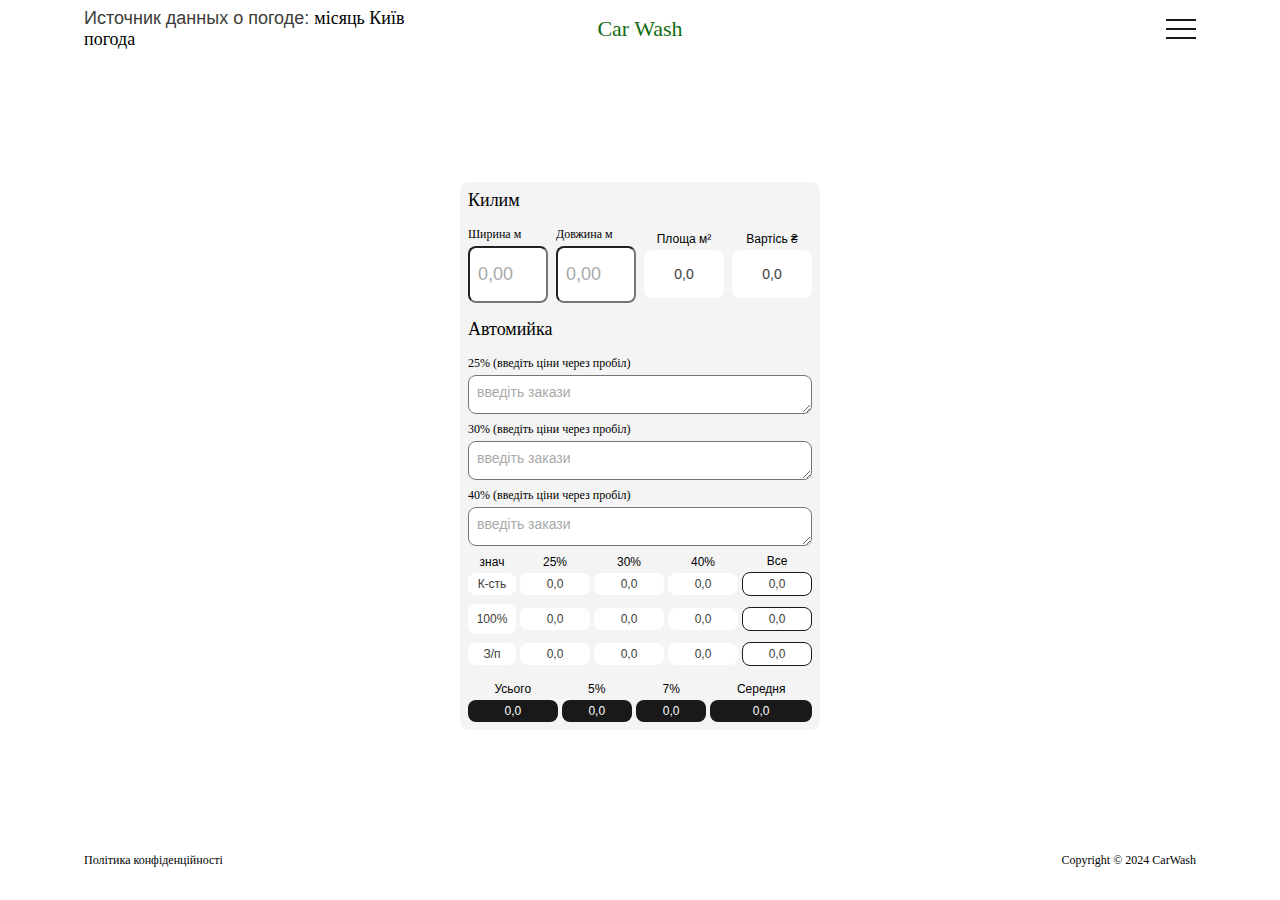
<file: page-calculator.html>
<!DOCTYPE html>
<html lang="en">
<head>
    <meta charset="UTF-8">
    <meta name="description" content="Автомийка на пр. Василя Порика 24б. Автомийка, хімчистка, мийка килимів, озонація. Телефонуйте +380634848248">
    <meta name="viewport" content="width=device-width, initial-scale=1.0, maximum-scale=5.0">
    <title>Car Wash</title>
    <link rel="stylesheet" href="style.css">
</head>
<body>
<header>
    <div class="I_I f f_f fac p8t p16b">
        <div class="f_100 f">
            <div class="fs12 c2">
                <div id="id17f842d32458f" a='{"t":"s","v":"1.2","lang":"ru","locs":[1572],"ssot":"c","sics":"ds","cbkg":"rgba(255,255,255,0)","cfnt":"#000000","slfs":"33","slis":"45","slgp":"14"}'>Источник данных о погоде: <a href="https://meteolabs.com.ua/укр/погода_київ/місяць/">місяць Київ погода</a></div><script async src="https://static1.meteolabs.com.ua/widgetjs/?id=id17f842d32458f"></script>
            </div>
        </div>
        <div class="f_100 f _f_">
            <h1 class="fs22 c3 _t_">
                Car Wash
            </h1>
        </div>
        <div class="f_100 f _f">
            <div class="burger" onclick="burgerMenu()">
                <div class="burger__line_1"></div>
                <div class="burger__line_2"></div>
                <div class="burger__line_3"></div>
            </div>
        </div>

    </div>
</header>

<main>
    <div class="page I_I fac _f_ g32">
        <div class="f fc g16 p8 b5 br8">
            <!--Килим-->
            <div class="f fc g16">
                <h2>
                    Килим
                </h2>
                <div class="f fac g8">
                    <div class="f g8">
                        <label for="carpet_width" class="f fc g4 fs12">
                            Ширина м
                            <input id="carpet_width" class="f w80" type="number" placeholder="0,00">
                        </label>
                        <label for="carpet_long" class="f fc g4 fs12">
                            Довжина м
                            <input id="carpet_long" class="f w80" type="number" placeholder="0,00">
                        </label>
                    </div>
                    <div class="f fac g8">
                        <div class="f fc fac g4">
                            <div class="fs12">
                                Площа м&#178;
                            </div>
                            <div id="res_carpet_count" class="fs14 c2 b4 f w80 p16t p16b br8 f _f_">
                                0,0
                            </div>
                        </div>
                        <div class="f fc fac g4">
                            <div class="fs12">
                                Вартісь ₴
                            </div>
                            <div id="res_carpet_price" class="fs14 c2 b4 f w80 p16t p16b br8 f _f_">
                                0,0
                            </div>
                        </div>
                    </div>
                </div>
            </div>
            <!--Загалом-->
            <div class="f fc g16">
                <h2>
                    Автомийка
                </h2>
                <div class="f fc g8">
                    <div class="f g8 fc">
                        <label for="day_work" class="f fc g4 fs12 w">
                            25% (введіть ціни через пробіл)
                            <textarea id="day_work" name="" cols="auto" rows="1" placeholder="введіть закази"></textarea>
                        </label>
                        <label for="night_work" class="f fc g4 fs12 w">
                            30% (введіть ціни через пробіл)
                            <textarea id="night_work" name="" cols="auto" rows="1" placeholder="введіть закази"></textarea>
                        </label>
                        <label for="hemi_work" class="f fc g4 fs12 w">
                            40% (введіть ціни через пробіл)
                            <textarea id="hemi_work" name="" cols="auto" rows="1" placeholder="введіть закази"></textarea>
                        </label>
                    </div>
                    <div class="f g4 f_f fac">
                        <div class="f_48 f fc fac g4">
                            <div class="fs12">
                                знач
                            </div>
                            <div class="fs12 c2 b4 f p4t p4b br8 f _f_ w">
                                К-сть
                            </div>
                        </div>
                        <div class="f_64 f fc fac g4">
                            <div class="fs12">
                                25%
                            </div>
                            <div id="count_25" class="fs12 c2 b4 p4t p4b f br8 f _f_ w">
                                0,0
                            </div>
                        </div>
                        <div class="f_64 f fc fac g4">
                            <div class="fs12">
                                30%
                            </div>
                            <div id="count_30" class="fs12 c2 b4 f p4t p4b br8 f _f_ w">
                                0,0
                            </div>
                        </div>
                        <div class="f_64 f fc fac g4">
                            <div class="fs12">
                                40%
                            </div>
                            <div id="count_40" class="fs12 c2 b4 f p4t p4b br8 f _f_ w">
                                0,0
                            </div>
                        </div>
                        <div class="f_64 f fc fac g4">
                            <div class="fs12">
                                Все
                            </div>
                            <div id="count_100" class="fs12 c2 b4 f p4t p4b br8 f _f_ w _b">
                                0,0
                            </div>
                        </div>
                    </div>
                    <div class="f g4 f_f fac">
                        <div class="f_48 f fc fac g4">
                            <div class="fs12 c2 b4 f p8 br8 f _f_ w">
                                100%
                            </div>
                        </div>
                        <div class="f_64 f fc fac g4">
                            <div id="all_25" class="fs12 c2 b4 f p4t p4b br8 f _f_ w">
                                0,0
                            </div>
                        </div>
                        <div class="f_64 f fc fac g4">
                            <div id="all_30" class="fs12 c2 b4 f p4t p4b br8 f _f_ w">
                                0,0
                            </div>
                        </div>
                        <div class="f_64 f fc fac g4">
                            <div id="all_40" class="fs12 c2 b4 f p4t p4b br8 f _f_ w">
                                0,0
                            </div>
                        </div>
                        <div class="f_64 f fc fac g4">
                            <div id="all_100" class="fs12 c2 b4 f p4t p4b br8 f _f_ w _b">
                                0,0
                            </div>
                        </div>
                    </div>
                    <div class="f g4 f_f fac">
                        <div class="f_48 f fc fac g4">
                            <div class="fs12 c2 b4 f p4t p4b br8 f _f_ w">
                                З/п
                            </div>
                        </div>
                        <div class="f_64 f fc fac g4">
                            <div id="price_25" class="fs12 c2 b4 f p4t p4b br8 f _f_ w">
                                0,0
                            </div>
                        </div>
                        <div class="f_64 f fc fac g4">
                            <div id="price_30" class="fs12 c2 b4 f p4t p4b br8 f _f_ w">
                                0,0
                            </div>
                        </div>
                        <div class="f_64 f fc fac g4">
                            <div id="price_40" class="fs12 c2 b4 f p4t p4b br8 f _f_ w">
                                0,0
                            </div>
                        </div>
                        <div class="f_64 f fc fac g4">
                            <div id="price_100" class="fs12 c2 f p4t p4b br8 f _f_ w b4 _b">
                                0,0
                            </div>
                        </div>
                    </div>
                </div>
                <div>
                    <div class="f g4 f_f fac">
                        <div class="f_auto f fc fac g4">
                            <div class="fs12">
                                Усього
                            </div>
                            <div id="all_case" class="fs12 b1 c4 f p4t p4b br8 f _f_ w">
                                0,0
                            </div>
                        </div>
                        <div class="f_auto f fc fac g4">
                            <div class="fs12">
                                5%
                            </div>
                            <div id="percent_5" class="fs12 b1 c4 f p4t p4b br8 f _f_ w b1">
                                0,0
                            </div>
                        </div>
                        <div class="f_auto f fc fac g4">
                            <div class="fs12">
                                7%
                            </div>
                            <div id="percent_7" class="fs12 b1 c4 f p4t p4b br8 f _f_ w">
                                0,0
                            </div>
                        </div>
                        <div class="f_auto f fc fac g4">
                            <div class="fs12">
                                Середня
                            </div>
                            <div id="midl_value" class="fs12 b1 c4 f p4t p4b br8 f _f_ w">
                                0,0
                            </div>
                        </div>
                    </div>
                </div>
            </div>
        </div>
    </div>
    <div class="nav_menu I_I _f_ fac">
        <ul class="f fc g32">
            <li class="f">
                <a class="fs16 p32l p32r f_auto _bb" href="index.html">
                    Головна
                </a>
            </li>
            <li class="f">
                <a class="fs16 p32l p32r f_auto _bb" href="page-list.html">
                    Автомийка
                </a>
            </li>
            <li class="f">
                <a class="fs16 p32l p32r f_auto _bb" href="page-list.html">
                    Хімчистка
                </a>
            </li>
            <li class="f">
                <a class="fs16 p32l p32r f_auto _bb" href="page-carpet.html">
                    Миття килимів
                </a>
            </li>
            <li class="f">
                <a class="fs16 p32l p32r f_auto _bb" href="page-ozonation.html">
                    Озонація
                </a>
            </li>
            <li class="f">
                <a class="fs16 p32l p32r f_auto _bb" href="page-price.html">
                    Прайс
                </a>
            </li>
            <li class="f">
                <a class="fs16 p32l p32r f_auto _bb" href="page-about.html">
                    Порядок та правила
                </a>
            </li>
            <li class="f">
                <a class="fs16 p32l p32r f_auto _bb" href="page-cafe.html">
                    Кафе
                </a>
            </li>
            <li class="f">
                <a class="fs16 p32l p32r f_auto _bb" href="page-about#responsibility.html">
                    Відповідальність
                </a>
            </li>
        </ul>
    </div>
</main>

<footer>
    <div class="I_I f f_f fac p8t p32b">
        <a class="f fs12" href="page-private.html">
            Політика конфіденційності
        </a>
        <a href="page-calculator.html" class="f fs12">
            Copyright © 2024 CarWash
        </a>
    </div>
</footer>
<script src="script.js"></script>
</body>
</html>
</file>
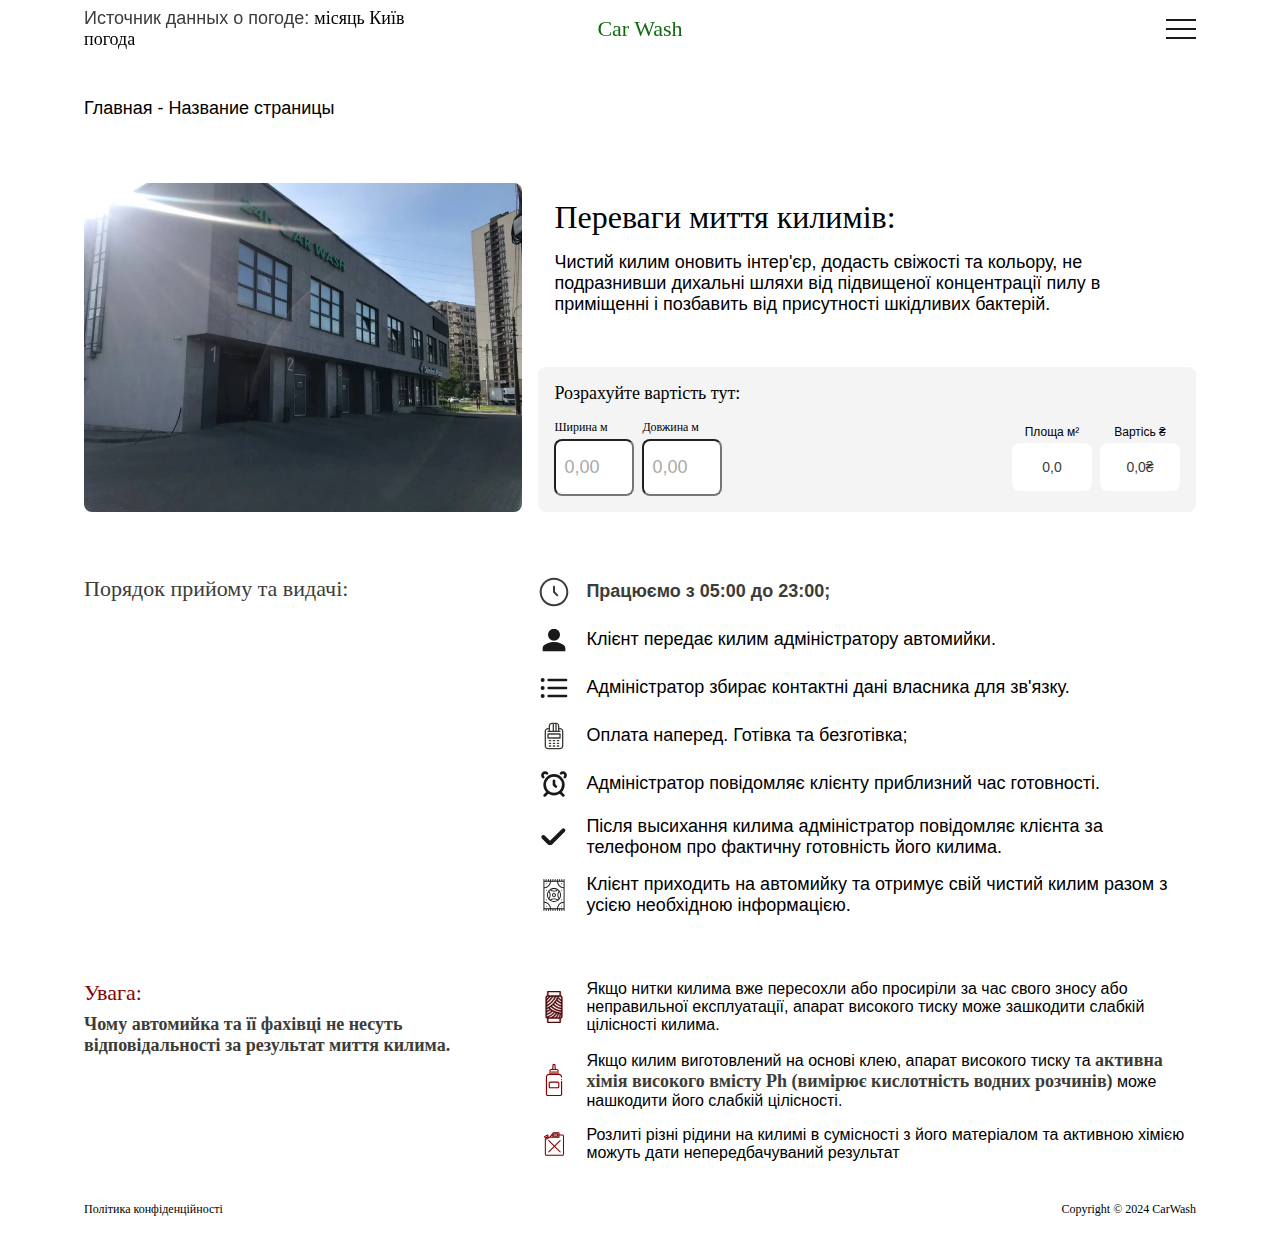
<file: page-carpet.html>
<!DOCTYPE html>
<html lang="en">
<head>
    <meta charset="UTF-8">
    <meta name="description" content="Автомийка на пр. Василя Порика 24б. Автомийка, хімчистка, мийка килимів, озонація. Телефонуйте +380634848248">
    <meta name="viewport" content="width=device-width, initial-scale=1.0, maximum-scale=5.0">
    <title>Car Wash</title>
    <link rel="stylesheet" href="style.css">
</head>
<body>
<header>
    <div class="I_I f f_f fac p8t p16b">
        <div class="f_100 f">
            <div class="fs12 c2">
                <div id="id17f842d32458f" a='{"t":"s","v":"1.2","lang":"ru","locs":[1572],"ssot":"c","sics":"ds","cbkg":"rgba(255,255,255,0)","cfnt":"#000000","slfs":"33","slis":"45","slgp":"14"}'>Источник данных о погоде: <a href="https://meteolabs.com.ua/укр/погода_київ/місяць/">місяць Київ погода</a></div><script async src="https://static1.meteolabs.com.ua/widgetjs/?id=id17f842d32458f"></script>
            </div>
        </div>
        <div class="f_100 f _f_">
            <h1 class="fs22 c3 _t_">
                Car Wash
            </h1>
        </div>
        <div class="f_100 f _f">
            <div class="burger" onclick="burgerMenu()">
                <div class="burger__line_1"></div>
                <div class="burger__line_2"></div>
                <div class="burger__line_3"></div>
            </div>
        </div>

    </div>
</header>

<main>
    <div class="page I_I fc">
        <section class="p32t p32b">
            Главная - Название страницы
        </section>
        <section class="f fw512 w g16 p32t p32b">
            <div class="f f_40">
                <img class="br8" src="images/logo_big.webp" alt="img of service">
            </div>
            <div class="f f_60 fc w f_f g16">
                <div class="f fc g16 p16">
                    <h2 class="fs32">
                        Переваги миття килимів:
                    </h2>
                    <p class="f_auto">
                        Чистий килим оновить інтер'єр, додасть свіжості та кольору, не подразнивши дихальні шляхи від підвищеної концентрації пилу в приміщенні і позбавить від присутності шкідливих бактерій.
                    </p>
                </div>
                <div class="f fc b5 br8 p16 g16">
                    <h3>
                        Розрахуйте вартість тут:
                    </h3>
                    <div class="f fac f_f g16">
                        <div class="f g8">
                            <label for="carpet_width" class="f fc g4 fs12">
                                Ширина м
                                <input id="carpet_width" class="f w80" type="number" placeholder="0,00">
                            </label>
                            <label for="carpet_long" class="f fc g4 fs12">
                                Довжина м
                                <input id="carpet_long" class="f w80" type="number" placeholder="0,00">
                            </label>
                        </div>
                        <div class="f fac g8">
                            <div class="f fc fac g4">
                                <div class="fs12">
                                    Площа м&#178;
                                </div>
                                <div id="res_carpet_count" class="fs14 c2 b4 f w80 p16t p16b br8 f _f_">
                                    0,0
                                </div>
                            </div>
                            <div class="f fc fac g4">
                                <div class="fs12">
                                    Вартісь ₴
                                </div>
                                <div id="res_carpet_price" class="fs14 c2 b4 f w80 p16t p16b br8 f _f_">
                                    0,0₴
                                </div>
                            </div>
                        </div>
                    </div>
                </div>
            </div>
        </section>
        <section class="f fw512 g16 p32t p32b">
            <div class="f f_40">
                <h3 class="c2 fs22">
                    Порядок прийому та видачі:
                </h3>
            </div>
            <ul class="f f_60 fc w f_f g16">
                <li class="f g16 fac">
                    <svg class="f_32" width="32px" height="32px" viewBox="0 0 24 24" fill="none" xmlns="http://www.w3.org/2000/svg" stroke=""><g id="SVGRepo_bgCarrier" stroke-width="0"></g><g id="SVGRepo_tracerCarrier" stroke-linecap="round" stroke-linejoin="round"></g><g id="SVGRepo_iconCarrier"> <path fill-rule="evenodd" clip-rule="evenodd" d="M12 2.75C6.89137 2.75 2.75 6.89137 2.75 12C2.75 17.1086 6.89137 21.25 12 21.25C17.1086 21.25 21.25 17.1086 21.25 12C21.25 6.89137 17.1086 2.75 12 2.75ZM1.25 12C1.25 6.06294 6.06294 1.25 12 1.25C17.9371 1.25 22.75 6.06294 22.75 12C22.75 17.9371 17.9371 22.75 12 22.75C6.06294 22.75 1.25 17.9371 1.25 12ZM12 7.25C12.4142 7.25 12.75 7.58579 12.75 8V11.6893L15.0303 13.9697C15.3232 14.2626 15.3232 14.7374 15.0303 15.0303C14.7374 15.3232 14.2626 15.3232 13.9697 15.0303L11.4697 12.5303C11.329 12.3897 11.25 12.1989 11.25 12V8C11.25 7.58579 11.5858 7.25 12 7.25Z" fill="#3C3C38"></path> </g></svg>
                    <time class="f_auto">
                        Працюємо з 05:00 до 23:00;
                    </time>
                </li>
                <li class="f g16 fac">
                    <svg class="f_32" width="32px" height="32px" viewBox="0 0 24 24" fill="none" xmlns="http://www.w3.org/2000/svg" stroke="#191919"><g id="SVGRepo_bgCarrier" stroke-width="0"></g><g id="SVGRepo_tracerCarrier" stroke-linecap="round" stroke-linejoin="round"></g><g id="SVGRepo_iconCarrier"> <path d="M12 4C9.79 4 8 5.79 8 8C8 10.21 9.79 12 12 12C14.21 12 16 10.21 16 8C16 5.79 14.21 4 12 4Z" fill="#191919"></path> <path d="M4 18C4 15.34 9.33 14 12 14C14.67 14 20 15.34 20 18V20H4V18Z" fill="#191919"></path> </g></svg>
                    <p class="f_auto">
                        Клієнт передає килим адміністратору автомийки.
                    </p>
                </li>
                <li class="f g16 fac">
                    <svg class="f_32" width="32px" height="32px" viewBox="0 0 24 24" fill="none" xmlns="http://www.w3.org/2000/svg" stroke="#191919"><g id="SVGRepo_bgCarrier" stroke-width="0"></g><g id="SVGRepo_tracerCarrier" stroke-linecap="round" stroke-linejoin="round"></g><g id="SVGRepo_iconCarrier"> <path d="M8 6.00067L21 6.00139M8 12.0007L21 12.0015M8 18.0007L21 18.0015M3.5 6H3.51M3.5 12H3.51M3.5 18H3.51M4 6C4 6.27614 3.77614 6.5 3.5 6.5C3.22386 6.5 3 6.27614 3 6C3 5.72386 3.22386 5.5 3.5 5.5C3.77614 5.5 4 5.72386 4 6ZM4 12C4 12.2761 3.77614 12.5 3.5 12.5C3.22386 12.5 3 12.2761 3 12C3 11.7239 3.22386 11.5 3.5 11.5C3.77614 11.5 4 11.7239 4 12ZM4 18C4 18.2761 3.77614 18.5 3.5 18.5C3.22386 18.5 3 18.2761 3 18C3 17.7239 3.22386 17.5 3.5 17.5C3.77614 17.5 4 17.7239 4 18Z" stroke="#191919" stroke-width="2" stroke-linecap="round" stroke-linejoin="round"></path> </g></svg>
                    <p class="f_auto">
                        Адміністратор збирає контактні дані власника для зв'язку.
                    </p>
                </li>
                <li class="f g16 fac">
                    <svg class="f_32" fill="#3C3C38" width="32px" height="32px" viewBox="0 0 24 24" xmlns="http://www.w3.org/2000/svg"><g id="SVGRepo_bgCarrier" stroke-width="0"></g><g id="SVGRepo_tracerCarrier" stroke-linecap="round" stroke-linejoin="round"></g><g id="SVGRepo_iconCarrier"> <path d="M13,8 L13,3 L12,3 L12,8 L13,8 L13,8 Z M14,8 L15,8 L15,4.5 C15,3.84689059 14.5825962,3.29127106 14,3.08535285 L14,8 L14,8 Z M11,8 L11,3 L10.5,3 C9.67157288,3 9,3.67157288 9,4.5 L9,8 L11,8 L11,8 Z M16,6 L16.5,6 C17.8807119,6 19,7.11928813 19,8.5 L19,19.508331 C19,20.8890429 17.8807119,22.008331 16.5,22.008331 L7.5,22.008331 C6.11928813,22.008331 5,20.8890429 5,19.508331 L5,8.5 C5,7.11928813 6.11928813,6 7.5,6 L8,6 L8,4.5 C8,3.11928813 9.11928813,2 10.5,2 L13.5,2 C14.8807119,2 16,3.11928813 16,4.5 L16,6 Z M8,7 L7.5,7 C6.67157288,7 6,7.67157288 6,8.5 L6,19.508331 C6,20.3367581 6.67157288,21.008331 7.5,21.008331 L16.5,21.008331 C17.3284271,21.008331 18,20.3367581 18,19.508331 L18,8.5 C18,7.67157288 17.3284271,7 16.5,7 L16,7 L16,8 L16.5,8 C16.7761424,8 17,8.22385763 17,8.5 C17,8.77614237 16.7761424,9 16.5,9 L7.5,9 C7.22385763,9 7,8.77614237 7,8.5 C7,8.22385763 7.22385763,8 7.5,8 L8,8 L8,7 Z M7.5,10 L16.5,10 C16.7761424,10 17,10.2238576 17,10.5 L17,13.5 C17,13.7761424 16.7761424,14 16.5,14 L7.5,14 C7.22385763,14 7,13.7761424 7,13.5 L7,10.5 C7,10.2238576 7.22385763,10 7.5,10 Z M8,11 L8,13 L16,13 L16,11 L8,11 Z M8.5,16 C8.22385763,16 8,15.7761424 8,15.5 C8,15.2238576 8.22385763,15 8.5,15 L9.5,15 C9.77614237,15 10,15.2238576 10,15.5 C10,15.7761424 9.77614237,16 9.5,16 L8.5,16 Z M11.5,16 C11.2238576,16 11,15.7761424 11,15.5 C11,15.2238576 11.2238576,15 11.5,15 L12.5,15 C12.7761424,15 13,15.2238576 13,15.5 C13,15.7761424 12.7761424,16 12.5,16 L11.5,16 Z M14.5,16 C14.2238576,16 14,15.7761424 14,15.5 C14,15.2238576 14.2238576,15 14.5,15 L15.5,15 C15.7761424,15 16,15.2238576 16,15.5 C16,15.7761424 15.7761424,16 15.5,16 L14.5,16 Z M8.5,18 C8.22385763,18 8,17.7761424 8,17.5 C8,17.2238576 8.22385763,17 8.5,17 L9.5,17 C9.77614237,17 10,17.2238576 10,17.5 C10,17.7761424 9.77614237,18 9.5,18 L8.5,18 Z M11.5,18 C11.2238576,18 11,17.7761424 11,17.5 C11,17.2238576 11.2238576,17 11.5,17 L12.5,17 C12.7761424,17 13,17.2238576 13,17.5 C13,17.7761424 12.7761424,18 12.5,18 L11.5,18 Z M14.5,18 C14.2238576,18 14,17.7761424 14,17.5 C14,17.2238576 14.2238576,17 14.5,17 L15.5,17 C15.7761424,17 16,17.2238576 16,17.5 C16,17.7761424 15.7761424,18 15.5,18 L14.5,18 Z M8.5,20 C8.22385763,20 8,19.7761424 8,19.5 C8,19.2238576 8.22385763,19 8.5,19 L9.5,19 C9.77614237,19 10,19.2238576 10,19.5 C10,19.7761424 9.77614237,20 9.5,20 L8.5,20 Z M11.5,20 C11.2238576,20 11,19.7761424 11,19.5 C11,19.2238576 11.2238576,19 11.5,19 L12.5,19 C12.7761424,19 13,19.2238576 13,19.5 C13,19.7761424 12.7761424,20 12.5,20 L11.5,20 Z M14.5,20 C14.2238576,20 14,19.7761424 14,19.5 C14,19.2238576 14.2238576,19 14.5,19 L15.5,19 C15.7761424,19 16,19.2238576 16,19.5 C16,19.7761424 15.7761424,20 15.5,20 L14.5,20 Z"></path> </g></svg>
                    <p class="f_auto">
                        Оплата наперед. Готівкa та безготівкa;
                    </p>
                </li>
                <li class="f g16 fac">
                    <svg class="f_32" width="32px" height="32px" viewBox="0 0 24 24" fill="none" xmlns="http://www.w3.org/2000/svg" stroke="#191919"><g id="SVGRepo_bgCarrier" stroke-width="0"></g><g id="SVGRepo_tracerCarrier" stroke-linecap="round" stroke-linejoin="round"></g><g id="SVGRepo_iconCarrier"> <path d="M18.9997 20.5815L16.4179 18.0113M4.9997 20.5815L7.58154 18.0113M11.9997 9.58148V12.5815L13.4416 13.9998M6.74234 3.99735C6.36727 3.62228 5.85856 3.41156 5.32812 3.41156C4.79769 3.41156 4.28898 3.62228 3.91391 3.99735C3.53884 4.37242 3.32813 4.88113 3.32812 5.41156C3.32812 5.942 3.53884 6.4507 3.91391 6.82578M20.0858 6.82413C20.4609 6.44905 20.6716 5.94035 20.6716 5.40991C20.6716 4.87948 20.4609 4.37077 20.0858 3.9957C19.7107 3.62063 19.202 3.40991 18.6716 3.40991C18.1411 3.40991 17.6324 3.62063 17.2574 3.9957M18.9997 12.5815C18.9997 16.4475 15.8657 19.5815 11.9997 19.5815C8.1337 19.5815 4.9997 16.4475 4.9997 12.5815C4.9997 8.71549 8.1337 5.58149 11.9997 5.58149C15.8657 5.58149 18.9997 8.71549 18.9997 12.5815Z" stroke="#191919" stroke-width="2" stroke-linecap="round" stroke-linejoin="round"></path> </g></svg>
                    <p class="f_auto">
                        Адміністратор повідомляє клієнту приблизний час готовності.
                    </p>
                </li>
                <li class="f g16 fac">
                    <svg class="f_32" width="32px" height="32px" viewBox="0 0 24 24" fill="none" xmlns="http://www.w3.org/2000/svg" stroke="#191919"><g id="SVGRepo_bgCarrier" stroke-width="0"></g><g id="SVGRepo_tracerCarrier" stroke-linecap="round" stroke-linejoin="round"></g><g id="SVGRepo_iconCarrier"> <path fill-rule="evenodd" clip-rule="evenodd" d="M19.7071 6.29289C20.0976 6.68342 20.0976 7.31658 19.7071 7.70711L10.4142 17C9.63316 17.7811 8.36683 17.781 7.58579 17L3.29289 12.7071C2.90237 12.3166 2.90237 11.6834 3.29289 11.2929C3.68342 10.9024 4.31658 10.9024 4.70711 11.2929L9 15.5858L18.2929 6.29289C18.6834 5.90237 19.3166 5.90237 19.7071 6.29289Z" fill="#191919"></path> </g></svg>
                    <p class="f_auto">
                        Після высихання килима адміністратор повідомляє клієнта за телефоном про фактичну готовність його килима.
                    </p>
                </li>
                <li class="f g16 fac">
                    <svg class="f_32" fill="#191919" height="32px" width="32px" version="1.1" id="Layer_1" xmlns="http://www.w3.org/2000/svg" xmlns:xlink="http://www.w3.org/1999/xlink" viewBox="0 0 512.001 512.001" xml:space="preserve" stroke="#191919"><g id="SVGRepo_bgCarrier" stroke-width="0"></g><g id="SVGRepo_tracerCarrier" stroke-linecap="round" stroke-linejoin="round"></g><g id="SVGRepo_iconCarrier"> <g> <g> <g> <path d="M256.005,224.187c-17.35,0-31.466,14.115-31.466,31.466c0,17.349,14.115,31.465,31.466,31.465 c17.35,0,31.465-14.115,31.466-31.465C287.471,238.302,273.356,224.187,256.005,224.187z M256.005,273.063 c-9.6,0-17.411-7.81-17.411-17.41c0-9.6,7.811-17.411,17.411-17.411c9.6,0,17.411,7.811,17.411,17.411 C273.416,265.253,265.606,273.063,256.005,273.063z"></path> <path d="M367.406,255.653c-0.001-24.604-7.86-47.928-22.73-67.452c-6.109-8.018-13.25-15.159-21.216-21.218 c-19.504-14.879-42.83-22.744-67.455-22.744c-24.611,0-47.935,7.865-67.451,22.741c-7.992,6.089-15.132,13.229-21.219,21.219 c-14.879,19.518-22.744,42.843-22.744,67.453c0,24.616,7.865,47.938,22.739,67.434c6.09,8.009,13.234,15.152,21.222,21.223 c19.517,14.879,42.842,22.743,67.453,22.743c24.626,0,47.952-7.865,67.446-22.738c8.001-6.084,15.143-13.226,21.228-21.228 C359.547,303.577,367.406,280.259,367.406,255.653z M256.004,158.294c18.174,0,35.525,4.918,50.75,14.272 c-15.234,9.351-32.588,14.269-50.75,14.269c-18.171,0-35.525-4.917-50.75-14.265 C220.485,163.214,237.837,158.294,256.004,158.294z M172.92,306.393c-9.354-15.221-14.273-32.571-14.273-50.74 c0-18.165,4.919-35.517,14.275-50.747c9.35,15.234,14.266,32.587,14.266,50.747C187.187,273.818,182.271,291.169,172.92,306.393z M256.005,352.998c-18.165,0-35.517-4.919-50.75-14.276c15.225-9.349,32.578-14.265,50.75-14.265 c18.162,0,35.516,4.918,50.75,14.269C291.535,348.08,274.181,352.998,256.005,352.998z M318.952,329.89 c-18.565-12.759-40.206-19.488-62.948-19.488c-22.754,0-44.396,6.729-62.95,19.488c-4.068-3.447-7.846-7.225-11.3-11.301 c12.758-18.553,19.487-40.191,19.487-62.936c0-22.741-6.729-44.382-19.485-62.945c3.453-4.069,7.233-7.848,11.302-11.302 c18.553,12.757,40.194,19.484,62.945,19.484c22.741,0,44.383-6.729,62.948-19.488c4.062,3.445,7.84,7.225,11.3,11.303 c-12.766,18.559-19.498,40.201-19.498,62.948c0,22.752,6.732,44.39,19.498,62.937C326.803,322.66,323.024,326.438,318.952,329.89 z M324.809,255.653c0-18.165,4.919-35.518,14.275-50.747c9.35,15.234,14.268,32.587,14.268,50.747 c-0.001,18.165-4.918,35.515-14.268,50.74C329.728,291.173,324.809,273.823,324.809,255.653z"></path> <path d="M424.264,476.236c0.006-0.114,0.018-0.225,0.018-0.34V35.424h-0.002c0-0.008,0.001-0.015,0.001-0.022V7.027 c0-3.88-3.147-7.027-7.027-7.027c-3.88,0-7.027,3.147-7.027,7.027v21.353h-21.779V7.027c0-3.88-3.147-7.027-7.027-7.027 s-7.027,3.147-7.027,7.027v21.353h-21.78V7.027c0-3.88-3.147-7.027-7.027-7.027c-3.88,0-7.027,3.147-7.027,7.027v21.353h-21.779 V7.027c0-3.88-3.147-7.027-7.027-7.027s-7.027,3.147-7.027,7.027v21.353h-21.78V7.027c0-3.88-3.147-7.027-7.027-7.027 c-3.88,0-7.027,3.147-7.027,7.027v21.353h-21.78V7.027c0-3.88-3.147-7.027-7.027-7.027c-3.88,0-7.027,3.147-7.027,7.027v21.353 h-21.779V7.027c0-3.88-3.147-7.027-7.027-7.027c-3.88,0-7.027,3.147-7.027,7.027v21.353h-21.78V7.027 c0-3.88-3.147-7.027-7.027-7.027c-3.88,0-7.027,3.147-7.027,7.027v21.353H137.61V7.027c0-3.88-3.147-7.027-7.027-7.027 c-3.88,0-7.027,3.147-7.027,7.027v21.353h-21.779V7.027C101.777,3.147,98.63,0,94.75,0c-3.88,0-7.027,3.147-7.027,7.027v28.301 c0,0.027-0.003,0.053-0.003,0.08v440.488c0,0.131,0.013,0.26,0.02,0.39c-0.005,0.104-0.015,0.206-0.015,0.312v28.376 c0,3.88,3.147,7.027,7.027,7.027c3.88,0,7.027-3.147,7.027-7.027v-22.049h21.78v22.049c0,3.88,3.147,7.027,7.027,7.027 c3.88,0,7.027-3.147,7.027-7.027v-22.049h21.779v22.049c0,3.88,3.147,7.027,7.027,7.027c3.88,0,7.027-3.147,7.027-7.027v-22.049 h21.78v22.049c0,3.88,3.147,7.027,7.027,7.027s7.027-3.147,7.027-7.027v-22.049h21.779v22.049c0,3.88,3.147,7.027,7.027,7.027 c3.88,0,7.027-3.147,7.027-7.027v-22.049h21.78v22.049c0,3.88,3.147,7.027,7.027,7.027s7.027-3.147,7.027-7.027v-22.049h21.78 v22.049c0,3.88,3.147,7.027,7.027,7.027c3.88,0,7.027-3.147,7.027-7.027v-22.049h21.779v22.049c0,3.88,3.147,7.027,7.027,7.027 s7.027-3.147,7.027-7.027v-22.049h21.78v22.049c0,3.88,3.147,7.027,7.027,7.027c3.88,0,7.027-3.147,7.027-7.027v-22.049h21.779 v22.049c0,3.88,3.147,7.027,7.027,7.027s7.027-3.147,7.027-7.027v-28.376C424.282,476.476,424.271,476.357,424.264,476.236z M101.772,42.435h90.051c-3.45,48.082-41.962,86.588-90.051,90.037V42.435z M101.772,468.869v-90.037 c48.089,3.449,86.599,41.955,90.051,90.037H101.772z M306.065,468.869H205.93c-3.494-55.84-48.311-100.651-104.158-104.145 V146.58c55.847-3.493,100.664-48.305,104.158-104.145h100.135c3.494,55.84,48.311,100.651,104.158,104.145v218.144 C354.376,368.216,309.559,413.029,306.065,468.869z M410.224,468.869h-90.051c3.45-48.082,41.962-86.588,90.051-90.037V468.869z M410.224,132.472c-48.089-3.449-86.599-41.955-90.051-90.037h90.051V132.472z"></path> <path d="M139.724,69.319c-0.386-0.258-0.796-0.469-1.218-0.644c-0.422-0.176-0.867-0.316-1.312-0.41 c-0.902-0.176-1.839-0.176-2.752,0c-0.445,0.094-0.89,0.234-1.312,0.41c-0.422,0.176-0.832,0.386-1.206,0.644 c-0.387,0.258-0.75,0.55-1.078,0.867c-0.316,0.328-0.609,0.691-0.867,1.078c-0.258,0.375-0.469,0.785-0.644,1.206 c-0.176,0.422-0.316,0.867-0.41,1.312c-0.082,0.457-0.129,0.925-0.129,1.382c0,0.457,0.047,0.914,0.129,1.37 c0.094,0.445,0.234,0.89,0.41,1.312c0.176,0.422,0.386,0.832,0.644,1.218c0.258,0.386,0.55,0.738,0.867,1.066 c0.328,0.316,0.691,0.621,1.078,0.867c0.375,0.258,0.785,0.48,1.206,0.656s0.867,0.305,1.312,0.398 c0.457,0.094,0.925,0.141,1.382,0.141c0.458,0,0.915-0.047,1.37-0.141c0.445-0.094,0.89-0.223,1.312-0.398 s0.832-0.398,1.218-0.656c0.386-0.246,0.738-0.55,1.066-0.867c1.312-1.312,2.061-3.127,2.061-4.966 c0-1.85-0.75-3.666-2.061-4.978C140.462,69.87,140.111,69.577,139.724,69.319z"></path> <path d="M369.692,77.846c0.176,0.422,0.398,0.832,0.644,1.218c0.258,0.375,0.55,0.738,0.878,1.066 c0.316,0.316,0.679,0.621,1.066,0.867c0.375,0.258,0.785,0.48,1.218,0.656c0.422,0.176,0.867,0.305,1.312,0.398 c0.457,0.094,0.914,0.141,1.37,0.141c1.851,0,3.666-0.75,4.966-2.061c0.328-0.328,0.621-0.691,0.878-1.066 c0.258-0.386,0.468-0.796,0.644-1.218c0.176-0.422,0.316-0.867,0.398-1.312c0.094-0.457,0.141-0.914,0.141-1.37 c0-0.457-0.047-0.925-0.141-1.382c-0.082-0.445-0.223-0.89-0.398-1.312c-0.176-0.422-0.387-0.832-0.644-1.218 c-0.258-0.375-0.55-0.738-0.878-1.066c-1.628-1.628-4.052-2.378-6.336-1.921c-0.445,0.094-0.89,0.234-1.312,0.41 c-0.433,0.176-0.843,0.386-1.218,0.644c-0.386,0.258-0.75,0.55-1.066,0.867c-0.328,0.328-0.621,0.691-0.878,1.066 c-0.246,0.386-0.468,0.796-0.644,1.218c-0.176,0.422-0.305,0.867-0.398,1.312c-0.094,0.457-0.141,0.925-0.141,1.382 c0,0.457,0.047,0.914,0.141,1.37C369.388,76.979,369.517,77.424,369.692,77.846z"></path> <path d="M139.724,430.298c-0.386-0.258-0.796-0.468-1.218-0.656c-0.422-0.176-0.867-0.305-1.312-0.398 c-0.902-0.176-1.839-0.176-2.752,0c-0.445,0.094-0.89,0.223-1.312,0.398c-0.422,0.187-0.832,0.398-1.206,0.656 c-0.387,0.258-0.75,0.55-1.078,0.867c-0.316,0.328-0.609,0.691-0.867,1.066c-0.258,0.387-0.469,0.796-0.644,1.218 c-0.176,0.422-0.316,0.867-0.41,1.312c-0.082,0.457-0.129,0.914-0.129,1.382c0,0.457,0.047,0.914,0.129,1.37 c0.094,0.445,0.234,0.89,0.41,1.312c0.176,0.422,0.386,0.832,0.644,1.218c0.258,0.386,0.55,0.738,0.867,1.066 c0.328,0.316,0.691,0.621,1.078,0.867c0.375,0.258,0.785,0.48,1.206,0.656c0.422,0.176,0.867,0.305,1.312,0.398 c0.457,0.094,0.925,0.141,1.382,0.141c0.458,0,0.915-0.047,1.37-0.141c0.445-0.094,0.89-0.223,1.312-0.398 s0.832-0.398,1.218-0.656c0.386-0.246,0.738-0.55,1.066-0.867c1.312-1.312,2.061-3.127,2.061-4.966 c0-1.851-0.75-3.666-2.061-4.978C140.462,430.848,140.111,430.555,139.724,430.298z"></path> <path d="M369.692,438.824c0.176,0.422,0.398,0.832,0.644,1.218c0.258,0.375,0.55,0.738,0.878,1.066 c0.316,0.316,0.679,0.609,1.066,0.867c0.375,0.258,0.785,0.48,1.218,0.656c0.422,0.176,0.867,0.305,1.312,0.398 c0.457,0.094,0.914,0.141,1.37,0.141c1.851,0,3.666-0.761,4.966-2.061c0.328-0.328,0.621-0.691,0.878-1.066 c0.258-0.387,0.468-0.796,0.644-1.218c0.176-0.422,0.316-0.867,0.398-1.312c0.094-0.457,0.141-0.914,0.141-1.37 c0-0.457-0.047-0.925-0.141-1.382c-0.082-0.445-0.223-0.89-0.398-1.312c-0.176-0.422-0.387-0.832-0.644-1.218 c-0.258-0.375-0.55-0.738-0.878-1.066c-1.628-1.628-4.052-2.378-6.336-1.921c-0.445,0.094-0.89,0.223-1.312,0.398 c-0.433,0.176-0.843,0.398-1.218,0.656c-0.386,0.246-0.75,0.55-1.066,0.867c-0.328,0.328-0.621,0.691-0.878,1.066 c-0.246,0.387-0.468,0.796-0.644,1.218c-0.176,0.422-0.305,0.867-0.398,1.312c-0.094,0.457-0.141,0.925-0.141,1.382 s0.047,0.914,0.141,1.37C369.388,437.957,369.517,438.402,369.692,438.824z"></path> <path d="M139.724,172.315c-0.386-0.258-0.796-0.48-1.218-0.656s-0.867-0.305-1.312-0.398c-0.902-0.176-1.839-0.176-2.752,0 c-0.445,0.094-0.89,0.223-1.312,0.398s-0.832,0.398-1.206,0.656c-0.387,0.246-0.75,0.55-1.078,0.867 c-0.316,0.328-0.609,0.679-0.867,1.066c-0.258,0.386-0.469,0.796-0.644,1.218c-0.176,0.422-0.316,0.867-0.41,1.312 c-0.082,0.457-0.129,0.914-0.129,1.37c0,0.457,0.047,0.925,0.129,1.382c0.094,0.445,0.234,0.89,0.41,1.312 c0.176,0.422,0.386,0.832,0.644,1.206c0.258,0.386,0.55,0.75,0.867,1.078c0.328,0.316,0.691,0.609,1.078,0.867 c0.375,0.258,0.785,0.469,1.206,0.644s0.867,0.316,1.312,0.41c0.457,0.082,0.925,0.129,1.382,0.129 c0.458,0,0.915-0.047,1.37-0.129c0.445-0.094,0.89-0.234,1.312-0.41c0.422-0.176,0.832-0.386,1.218-0.644 c0.386-0.258,0.738-0.55,1.066-0.867c1.312-1.312,2.061-3.127,2.061-4.978c0-1.839-0.75-3.654-2.061-4.966 C140.462,172.866,140.111,172.561,139.724,172.315z"></path> <path d="M372.281,183.992c0.375,0.258,0.785,0.48,1.218,0.656c0.422,0.176,0.867,0.305,1.312,0.398s0.914,0.129,1.37,0.129 c1.851,0,3.666-0.75,4.966-2.05c1.312-1.312,2.061-3.115,2.061-4.966c0-0.468-0.047-0.925-0.141-1.382 c-0.082-0.445-0.223-0.89-0.398-1.312c-0.176-0.422-0.386-0.832-0.644-1.218c-0.258-0.375-0.55-0.738-0.878-1.066 c-1.628-1.628-4.052-2.378-6.336-1.921c-0.445,0.094-0.89,0.223-1.312,0.398c-0.433,0.176-0.843,0.398-1.218,0.656 c-0.387,0.246-0.75,0.55-1.066,0.867c-0.328,0.328-0.621,0.691-0.878,1.066c-0.246,0.386-0.469,0.796-0.644,1.218 c-0.176,0.422-0.305,0.867-0.398,1.312c-0.094,0.457-0.141,0.914-0.141,1.382c0,1.839,0.75,3.654,2.061,4.966 C371.531,183.442,371.894,183.746,372.281,183.992z"></path> <path d="M139.724,327.301c-0.386-0.258-0.796-0.468-1.218-0.644c-0.422-0.176-0.867-0.316-1.312-0.41 c-0.902-0.176-1.839-0.176-2.752,0c-0.445,0.094-0.89,0.234-1.312,0.41c-0.422,0.176-0.832,0.387-1.206,0.644 c-0.387,0.258-0.75,0.55-1.078,0.878c-0.316,0.316-0.609,0.679-0.867,1.066c-0.258,0.375-0.469,0.785-0.644,1.206 c-0.176,0.422-0.316,0.867-0.41,1.323c-0.082,0.445-0.129,0.914-0.129,1.37s0.047,0.914,0.129,1.37 c0.094,0.445,0.234,0.89,0.41,1.312c0.176,0.422,0.386,0.832,0.644,1.218c0.258,0.387,0.55,0.738,0.867,1.066 c0.328,0.328,0.691,0.621,1.078,0.878c0.375,0.246,0.785,0.469,1.206,0.644s0.867,0.305,1.312,0.398 c0.457,0.094,0.925,0.141,1.382,0.141c0.458,0,0.915-0.047,1.37-0.141c0.445-0.094,0.89-0.223,1.312-0.398 s0.832-0.398,1.218-0.644c0.386-0.258,0.738-0.55,1.066-0.878c1.312-1.312,2.061-3.115,2.061-4.966 c0-1.851-0.75-3.666-2.061-4.966C140.462,327.852,140.111,327.559,139.724,327.301z"></path> <path d="M374.81,326.247c-0.445,0.094-0.89,0.234-1.312,0.41c-0.433,0.176-0.843,0.386-1.218,0.644 c-0.387,0.258-0.75,0.55-1.066,0.867c-1.312,1.312-2.061,3.127-2.061,4.978c0,0.457,0.047,0.914,0.141,1.37 c0.094,0.445,0.223,0.89,0.398,1.312c0.176,0.422,0.398,0.832,0.644,1.218c0.258,0.387,0.55,0.738,0.878,1.066 c0.316,0.328,0.679,0.621,1.066,0.878c0.375,0.246,0.785,0.469,1.218,0.644c0.422,0.176,0.867,0.305,1.312,0.398 c0.457,0.094,0.914,0.141,1.37,0.141c1.851,0,3.666-0.75,4.966-2.061c0.328-0.328,0.621-0.679,0.878-1.066 c0.258-0.387,0.468-0.796,0.644-1.218c0.176-0.422,0.316-0.867,0.398-1.312c0.094-0.457,0.141-0.914,0.141-1.37 c0-1.851-0.75-3.666-2.061-4.978C379.519,326.54,377.094,325.791,374.81,326.247z"></path> </g> </g> </g> </g></svg>
                    <p class="f_auto">
                        Клієнт приходить на автомийку та отримує свій чистий килим разом з усією необхідною інформацією.
                    </p>
                </li>
            </ul>
        </section>
        <section class="f fw512 g16 p32t p32b">
            <div class="f f_40 fc g8">
                <h3 class="fs22 c7">
                    Увага:
                </h3>
                <mark>
                    Чому автомийка та її фахівці не несуть відповідальності за результат миття килима.
                </mark>
            </div>
            <ul class="f f_60 fc w f_f g16">
                <li class="f g16 fac">
                    <svg class="f_32" height="32px" width="32px" version="1.1" id="Capa_1" xmlns="http://www.w3.org/2000/svg" xmlns:xlink="http://www.w3.org/1999/xlink" viewBox="0 0 59.129 59.129" xml:space="preserve" fill="var(--c7)" stroke="var(--c7)"><g id="SVGRepo_bgCarrier" stroke-width="0"></g><g id="SVGRepo_tracerCarrier" stroke-linecap="round" stroke-linejoin="round"></g><g id="SVGRepo_iconCarrier"> <g> <path style="fill:#191919;" d="M42,8.429c0.003-0.018,0.005-0.035,0.005-0.055v-6.44C42.005,0.868,41.138,0,40.072,0H19.058 c-1.065,0-1.933,0.867-1.933,1.934v6.44c0,0.019,0.002,0.037,0.005,0.055c0.004,0.027-0.453,0.047-0.972,0.236 c-1.14,0.416-1.955,1.494-1.955,2.76v36.363c0,1.262,0.811,2.338,1.946,2.756c0.519,0.191,0.977,0.635,0.977,1.188 c-0.001,1.814-0.001,5.465-0.001,5.465c0,1.064,0.867,1.932,1.933,1.932h21.014c1.065,0,1.933-0.867,1.933-1.932v-5.441 c0-0.553,0.46-1.002,0.977-1.199c1.135-0.43,1.945-1.506,1.945-2.768V11.425c0-1.266-0.815-2.344-1.955-2.76 C42.452,8.476,41.995,8.456,42,8.429z M37.568,48.739h-1.499c-0.553,0-0.73-0.357-0.416-0.812c0.952-1.375,2.018-3.186,2.616-5.082 c0.166-0.525,0.592-0.885,1-0.789c0.409,0.096,0.752,0.617,0.718,1.168c-0.117,1.85-0.612,3.492-1.033,4.592 C38.757,48.333,38.12,48.739,37.568,48.739z M16.919,16.794l5.746-5.621c0.394-0.385,1.162-0.699,1.715-0.699h0.565 c0.553,0,0.738,0.363,0.403,0.803c-2.839,3.715-6.181,6.766-8.37,8.588c-0.424,0.354-0.773,0.186-0.773-0.367v-1.004 C16.204,17.94,16.524,17.179,16.919,16.794z M42.927,19.327v0.895c0,0.553-0.426,0.857-0.929,0.629 c-2.353-1.066-4.424-2.961-5.632-4.217c-0.383-0.396-0.453-1.121-0.188-1.605c0.101-0.182,0.201-0.367,0.3-0.553 c0.26-0.486,0.75-0.543,1.131-0.143c0.997,1.047,2.459,2.332,4.444,3.504C42.529,18.118,42.927,18.774,42.927,19.327z M16.204,30.3 v-0.801c0-0.553,0.391-1.217,0.863-1.502c3.249-1.955,11.317-7.486,16.083-16.631c0.256-0.49,0.896-0.893,1.449-0.893h0.607 c0.553,0,0.819,0.41,0.584,0.91c-5.639,11.985-14.564,17.491-18.679,19.495C16.614,31.12,16.204,30.853,16.204,30.3z M42.927,29.669v0.928c0,0.553-0.441,0.922-0.98,0.801c-5.75-1.291-9.927-4.439-11.955-6.264c-0.411-0.369-0.417-1.006-0.044-1.412 c0.295-0.322,0.589-0.652,0.883-0.992c0.361-0.418,0.954-0.438,1.355-0.059c1.772,1.678,5.056,4.232,9.781,5.717 C42.493,28.554,42.927,29.116,42.927,29.669z M28.557,26.55c2.216,2.027,6.853,5.553,13.387,6.893 c0.541,0.111,0.983,0.629,0.983,1.182v0.691c0,0.553-0.443,0.938-0.987,0.844c-8.277-1.436-13.501-5.42-15.76-7.527 c-0.403-0.377-0.366-0.981,0.054-1.338c0.286-0.244,0.574-0.496,0.863-0.758C27.508,26.167,28.149,26.177,28.557,26.55z M16.999,22.429c2.229-1.746,7.074-5.844,10.811-11.131c0.319-0.451,1.014-0.824,1.566-0.824h0.983 c0.553,0,0.794,0.396,0.522,0.879c-4.098,7.266-10.453,12.08-13.835,14.281c-0.463,0.303-0.844,0.088-0.844-0.465v-1.133 C16.204,23.483,16.563,22.769,16.999,22.429z M17.128,33.095c0.507-0.223,1.118-0.51,1.812-0.869 c0.49-0.254,1.121-0.094,1.462,0.34c0.134,0.17,0.282,0.35,0.447,0.537c0.364,0.414,0.344,1.018-0.111,1.33 c-1.079,0.746-2.432,1.438-3.617,1.977c-0.503,0.229-0.917-0.047-0.917-0.6v-1.33C16.204,33.927,16.622,33.317,17.128,33.095z M17.13,38.589c1.427-0.607,3.533-1.607,5.134-2.799c0.443-0.33,1.124-0.354,1.571-0.029c0.089,0.064,0.179,0.129,0.271,0.191 c0.452,0.318,0.528,0.891,0.133,1.275c-2.504,2.438-5.25,3.717-7.082,4.357c-0.521,0.182-0.952-0.145-0.952-0.697v-0.918 C16.204,39.417,16.621,38.806,17.13,38.589z M17.168,43.696c2.097-0.646,5.663-2.149,8.838-5.416 c0.385-0.396,1.071-0.516,1.564-0.268c0.202,0.104,0.41,0.205,0.622,0.307c0.498,0.24,0.666,0.803,0.33,1.24 c-3.015,3.945-8.486,6.486-11.382,7.619c-0.515,0.201-0.937-0.096-0.937-0.648v-1.566C16.204,44.411,16.641,43.86,17.168,43.696z M31.899,39.89c0.09,0.033,0.181,0.066,0.272,0.1c0.52,0.186,0.751,0.734,0.472,1.211c-2.057,3.51-5.65,5.977-7.424,7.043 c-0.474,0.283-1.316,0.496-1.869,0.496h-3.702c-0.553,0-0.585-0.17-0.079-0.393c3.336-1.469,8.081-4.092,10.846-7.977 C30.734,39.919,31.381,39.7,31.899,39.89z M28.923,48.146c1.942-1.488,4.181-3.617,5.655-6.315 c0.265-0.484,0.799-0.789,1.232-0.664s0.695,0.66,0.524,1.184c-0.72,2.207-2.22,4.363-3.19,5.611 c-0.339,0.436-1.076,0.777-1.629,0.777h-2.397C28.565,48.739,28.484,48.482,28.923,48.146z M22.39,30.189 c0.217-0.145,0.437-0.293,0.66-0.447c0.453-0.315,1.118-0.252,1.515,0.133c2.348,2.281,8.035,6.797,17.372,8.316 c0.546,0.088,0.99,0.594,0.99,1.146v0.434c0,0.553-0.44,0.918-0.982,0.81c-12.814-2.559-17.914-6.799-19.795-9.051 C21.796,31.107,21.93,30.493,22.39,30.189z M33.322,19.571c0.245-0.344,0.489-0.693,0.73-1.051 c0.309-0.457,0.851-0.504,1.242-0.113c1.5,1.504,3.911,3.564,6.682,4.6c0.518,0.193,0.95,0.756,0.95,1.309v1.281 c0,0.553-0.43,0.875-0.952,0.693c-4.141-1.432-7.03-3.758-8.54-5.203C33.036,20.704,33.001,20.019,33.322,19.571z M42.927,15.03 c0,0.553-0.384,0.771-0.842,0.463c-1.666-1.127-2.833-2.293-3.555-3.131c-0.36-0.418-0.514-1.025-0.383-1.332 c0.131-0.307,0.683-0.557,1.235-0.557h2.544c0.552,0,1,0.426,1,0.951L42.927,15.03L42.927,15.03z M20.059,1.935h19.014 c0.553,0,1,0.447,1,1l0.002,4.44c0,0.553-0.447,1-1,1H20.059c-0.553,0-1-0.447-1-1v-4.44C19.059,2.382,19.507,1.935,20.059,1.935z M19.52,10.474c0.553,0,0.68,0.314,0.285,0.699l-2.886,2.822c-0.395,0.387-0.715,0.252-0.715-0.301v-2.269 c0-0.525,0.448-0.951,1-0.951C17.204,10.474,19.52,10.474,19.52,10.474z M19.059,56.196v-4.441c0-0.553,0.447-1,1-1h19.014 c0.553,0,1,0.447,1,1l0.002,4.441c0,0.553-0.447,1-1,1H20.059C19.507,57.196,19.059,56.749,19.059,56.196z M41.337,48.739 c-0.326,0-0.424-0.416-0.248-0.939c0.377-1.121,0.742-2.561,0.871-4.166c0.044-0.551,0.254-0.959,0.508-0.912 c0.255,0.045,0.46,0.529,0.46,1.082v3.984c0,0.525-0.448,0.951-1,0.951C41.928,48.739,41.663,48.739,41.337,48.739z"></path> </g> </g></svg>
                    <p class="f_auto fs16">
                        Якщо нитки килима вже пересохли або просиріли за час свого зносу або неправильної експлуатації, апарат високого тиску може зашкодити слабкій цілісності килима.
                    </p>
                </li>
                <li class="f g16 fac">
                    <svg class="f_32" fill="var(--c7)" height="32px" width="32px" version="1.1" id="Layer_1" xmlns="http://www.w3.org/2000/svg" xmlns:xlink="http://www.w3.org/1999/xlink" viewBox="0 0 511.999 511.999" xml:space="preserve" stroke="var(--c7)"><g id="SVGRepo_bgCarrier" stroke-width="0"></g><g id="SVGRepo_tracerCarrier" stroke-linecap="round" stroke-linejoin="round"></g><g id="SVGRepo_iconCarrier"> <g> <g> <path d="M377.048,269.87c-4.867,0-8.811,3.944-8.811,8.811v206.887c0,4.859-3.952,8.811-8.811,8.811H152.569 c-4.859,0-8.811-3.952-8.811-8.811V208.617c0-18.424,14.989-33.411,33.41-33.411h15.165h127.327h15.165 c18.423,0,33.41,14.988,33.41,33.411c0,4.866,3.944,8.811,8.811,8.811s8.811-3.945,8.811-8.811 c0-28.14-22.893-51.033-51.032-51.033h-6.354v-52.36c0-14.575-11.858-26.432-26.432-26.432h-16.74l-6.216-70.753 C278.685,3.49,274.874,0,270.307,0h-28.23c-4.551,0-8.353,3.466-8.773,7.997l-6.568,70.795h-16.78 c-14.574,0-26.432,11.857-26.432,26.432v52.359h-6.354c-28.139,0-51.032,22.893-51.032,51.033v276.951 c0,14.574,11.858,26.432,26.432,26.432h206.857c14.574,0,26.432-11.858,26.432-26.432V278.681 C385.859,273.814,381.915,269.87,377.048,269.87z M250.107,17.621h12.128l5.373,61.17h-23.177L250.107,17.621z M201.144,105.224 h0.001c0-4.859,3.952-8.811,8.811-8.811h24.811h42.462h24.811c4.859,0,8.811,3.952,8.811,8.811v52.359h-14.605v-36.891 c0-4.866-3.944-8.811-8.811-8.811c-4.867,0-8.811,3.945-8.811,8.811v36.891h-13.816v-36.891c0-4.866-3.944-8.811-8.811-8.811 s-8.811,3.945-8.811,8.811v36.891h-13.816v-36.891c0-4.866-3.944-8.811-8.811-8.811s-8.811,3.945-8.811,8.811v36.891h-14.605 V105.224z"></path> </g> </g> <g> <g> <path d="M315.046,281.031H196.949c-14.574,0-26.432,11.858-26.432,26.432v54.658c0,14.574,11.858,26.432,26.432,26.432h118.097 c14.574,0,26.432-11.858,26.432-26.432v-54.658C341.478,292.889,329.62,281.031,315.046,281.031z M323.857,362.121 c0,4.859-3.952,8.811-8.811,8.811H196.949c-4.858,0-8.811-3.952-8.811-8.811v-54.658c0-4.859,3.952-8.811,8.811-8.811h118.097 c4.859,0,8.811,3.952,8.811,8.811V362.121z"></path> </g> </g> <g> <g> <circle cx="377.05" cy="244.363" r="8.811"></circle> </g> </g> </g></svg>
                    <p class="f_auto fs16">
                        Якщо килим виготовлений на основі клею, апарат високого тиску та <mark>активна хімія високого вмісту Ph (вимірює кислотність водних розчинів)</mark> може нашкодити його слабкій цілісності.
                    </p>
                </li>
                <li class="f g16 fac">
                    <svg class="f_32" fill="var(--c7)" width="32px" height="32px" viewBox="0 0 512 512" data-name="Layer 1" id="Layer_1" xmlns="http://www.w3.org/2000/svg" stroke="#191919"><g id="SVGRepo_bgCarrier" stroke-width="0"></g><g id="SVGRepo_tracerCarrier" stroke-linecap="round" stroke-linejoin="round"></g><g id="SVGRepo_iconCarrier"><title></title><path d="M315.34,86.94h-58.6a8,8,0,0,0-6.32,3.1l-24.64,31.81a8,8,0,0,0,6.33,12.9h83.23a8,8,0,0,0,8-8V94.94A8,8,0,0,0,315.34,86.94Zm-8,31.81H248.42l12.24-15.81h46.68Zm83.24-15.43H343.79V74.5a8,8,0,0,0-8-8H246.72a8,8,0,0,0-6.33,3.1l-55.18,71.25-17.93,9-2.9-5.8,4.22-2.1a8,8,0,0,0,3.57-10.73l-11-22a8,8,0,0,0-10.74-3.58l-49.65,24.83a8,8,0,0,0-3.58,10.74l11,21.94a8,8,0,0,0,7.16,4.43,7.9,7.9,0,0,0,3.57-.85l4.21-2.1,2.9,5.78-11.9,5.95-.09.05-.43.24-.28.17-.33.24a3.81,3.81,0,0,0-.32.24l-.24.21c-.12.1-.24.2-.35.31l-.18.2c-.12.12-.23.24-.34.37l-.18.23-.28.38-.2.31c-.06.11-.13.22-.2.33s-.13.27-.2.4-.09.19-.13.28-.12.3-.18.46-.07.17-.1.26l-.12.45a2.81,2.81,0,0,0-.08.31c0,.13,0,.26-.07.39a2.9,2.9,0,0,0-.06.41,3.16,3.16,0,0,0,0,.32l0,.49v237a25.06,25.06,0,0,0,25,25H390.58a25.06,25.06,0,0,0,25-25V128.36A25.06,25.06,0,0,0,390.58,103.32ZM115.12,141.23l35.34-17.68,3.82,7.64-4.2,2.1h0l-26.92,13.47h0l-4.2,2.1Zm34.95,10L153,157l-12.62,6.31-2.89-5.79ZM250.64,82.5h77.15v56.69H206.73Zm149,338a9,9,0,0,1-9,9H134.76a9,9,0,0,1-9-9v-232l66.58-33.29H335.79a8,8,0,0,0,8-8V119.32h46.79a9,9,0,0,1,9,9ZM359.78,377.6a8,8,0,0,1-11.32,11.31l-85.19-85.2-85.21,85.21a8,8,0,0,1-11.31-11.32L252,292.4l-85.19-85.19a8,8,0,0,1,11.31-11.32l85.2,85.2,85.19-85.2a8,8,0,1,1,11.31,11.32L274.58,292.4Z"></path></g></svg>
                    <p class="f_auto fs16">
                        Розлиті різні рідини на килимі в сумісності з його матеріалом та активною хімією можуть дати непередбачуваний результат
                    </p>
                </li>
            </ul>
        </section>
    </div>
    <div class="nav_menu I_I _f_ fac">
        <ul class="f fc g32">
            <li class="f">
                <a class="fs16 p32l p32r f_auto _bb" href="index.html">
                    Головна
                </a>
            </li>
            <li class="f">
                <a class="fs16 p32l p32r f_auto _bb" href="page-list.html">
                    Автомийка
                </a>
            </li>
            <li class="f">
                <a class="fs16 p32l p32r f_auto _bb" href="page-list.html">
                    Хімчистка
                </a>
            </li>
            <li class="f">
                <a class="fs16 p32l p32r f_auto _bb" href="page-carpet.html">
                    Миття килимів
                </a>
            </li>
            <li class="f">
                <a class="fs16 p32l p32r f_auto _bb" href="page-ozonation.html">
                    Озонація
                </a>
            </li>
            <li class="f">
                <a class="fs16 p32l p32r f_auto _bb" href="page-price.html">
                    Прайс
                </a>
            </li>
            <li class="f">
                <a class="fs16 p32l p32r f_auto _bb" href="page-about.html">
                    Порядок та правила
                </a>
            </li>
            <li class="f">
                <a class="fs16 p32l p32r f_auto _bb" href="page-cafe.html">
                    Кафе
                </a>
            </li>
            <li class="f">
                <a class="fs16 p32l p32r f_auto _bb" href="page-about#responsibility.html">
                    Відповідальність
                </a>
            </li>
        </ul>
    </div>
</main>

<footer>
    <div class="I_I f f_f fac p8t p32b">
        <a class="f fs12" href="page-private.html">
            Політика конфіденційності
        </a>
        <a href="page-calculator.html" class="f fs12">
            Copyright © 2024 CarWash
        </a>
    </div>
</footer>
<script src="script.js"></script>
</body>
</html>
</file>
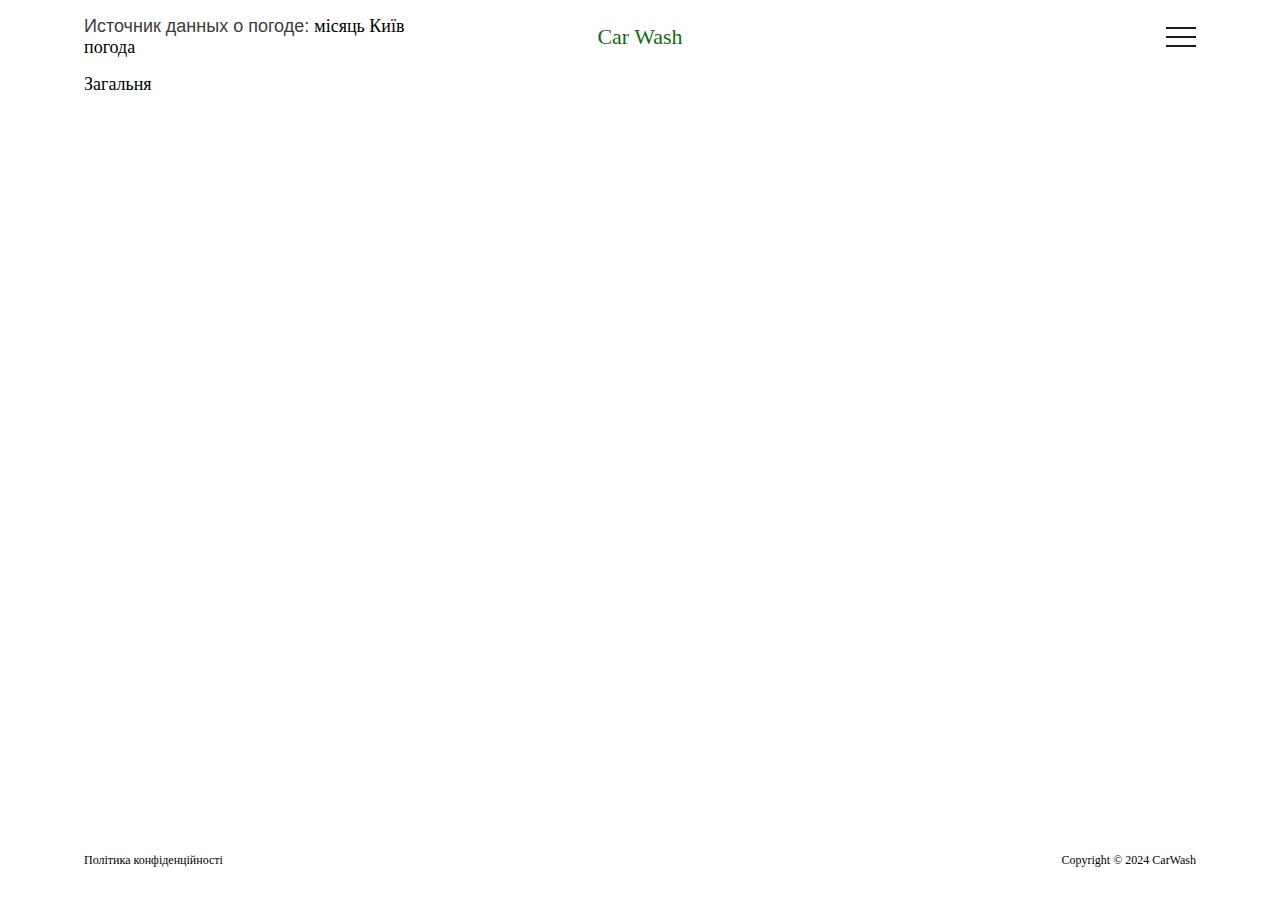
<file: page-general.html>
<!DOCTYPE html>
<html lang="en">
<head>
    <meta charset="UTF-8">
    <meta name="description" content="Автомийка на пр. Василя Порика 24б. Автомийка, хімчистка, мийка килимів, озонація. Телефонуйте +380634848248">
    <meta name="viewport" content="width=device-width, initial-scale=1.0, maximum-scale=5.0">
    <title>Car Wash</title>
    <link rel="stylesheet" href="style.css">
</head>
<body>
<header>
    <div class="I_I f f_f fac p16t p16b">
        <div class="f_100 f">
            <div class="fs12 c2">
                <div id="id17f842d32458f" a='{"t":"s","v":"1.2","lang":"ru","locs":[1572],"ssot":"c","sics":"ds","cbkg":"rgba(255,255,255,0)","cfnt":"#000000","slfs":"33","slis":"45","slgp":"14"}'>Источник данных о погоде: <a href="https://meteolabs.com.ua/укр/погода_київ/місяць/">місяць Київ погода</a></div><script async src="https://static1.meteolabs.com.ua/widgetjs/?id=id17f842d32458f"></script>
            </div>
        </div>
        <div class="f_100 f _f_">
            <h1 class="fs22 c3 _t_">
                Car Wash
            </h1>
        </div>
        <div class="f_100 f _f">
            <div class="burger" onclick="burgerMenu()">
                <div class="burger__line_1"></div>
                <div class="burger__line_2"></div>
                <div class="burger__line_3"></div>
            </div>
        </div>



    </div>
</header>

<main>
    <div class="page I_I">
        <h2>
            Загальня
        </h2>
    </div>
    <div class="nav_menu I_I _f_ fac">
        <ul class="f fc g32">
            <li class="f">
                <a class="fs16 p32l p32r f_auto _bb" href="index.html">
                    Головна
                </a>
            </li>
            <li class="f">
                <a class="fs16 p32l p32r f_auto _bb" href="page-list.html">
                    Автомийка
                </a>
            </li>
            <li class="f">
                <a class="fs16 p32l p32r f_auto _bb" href="page-list.html">
                    Хімчистка
                </a>
            </li>
            <li class="f">
                <a class="fs16 p32l p32r f_auto _bb" href="page-single_carpet.html">
                    Миття килимів
                </a>
            </li>
            <li class="f">
                <a class="fs16 p32l p32r f_auto _bb" href="page-general.html">
                    Озонація
                </a>
            </li>
            <li class="f">
                <a class="fs16 p32l p32r f_auto _bb" href="page-price.html">
                    Прайс
                </a>
            </li>
            <li class="f">
                <a class="fs16 p32l p32r f_auto _bb" href="page-general.html">
                    Загальні правила
                </a>
            </li>
            <li class="f">
                <a class="fs16 p32l p32r f_auto _bb" href="page-general.html">
                    Кафе
                </a>
            </li>
            <li class="f">
                <a class="fs16 p32l p32r f_auto _bb" href="page-general.html">
                    Відповідальність
                </a>
            </li>
        </ul>
    </div>
</main>

<footer>
    <div class="I_I f f_f fac p8t p32b">
        <a class="f fs12" href="page-private.html">
            Політика конфіденційності
        </a>
        <a href="page-calculator.html" class="f fs12">
            Copyright © 2024 CarWash
        </a>
    </div>
</footer>
<script src="script.js"></script>
</body>
</html>
</file>
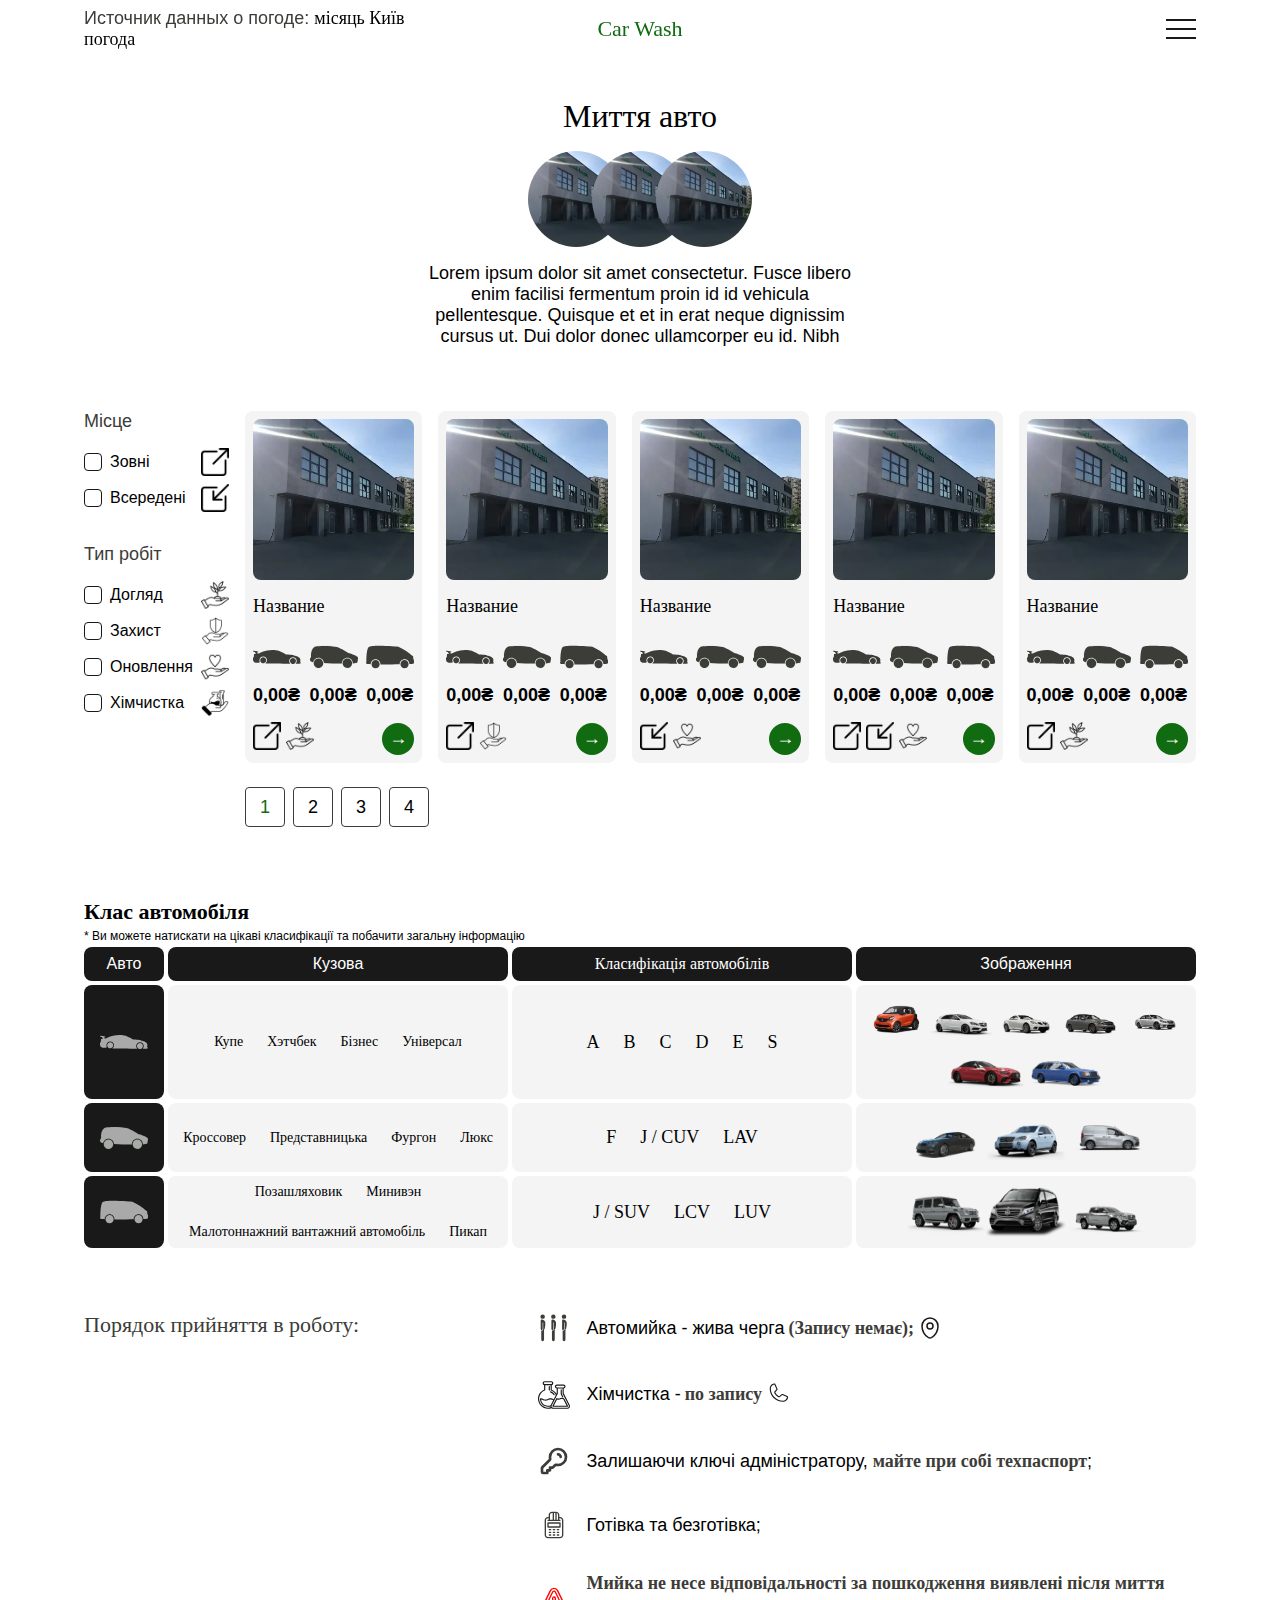
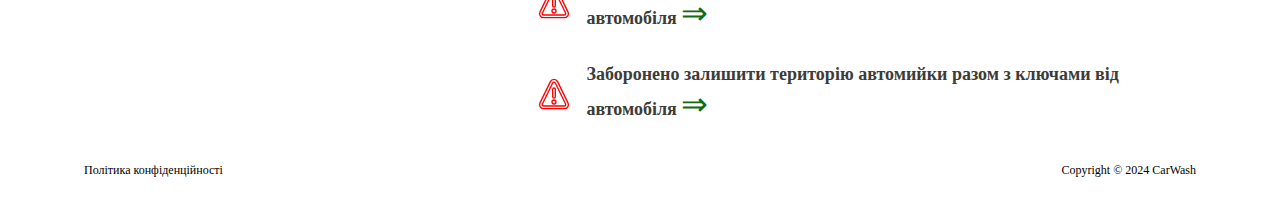
<file: page-list.html>
<!DOCTYPE html>
<html lang="en">
<head>
    <meta charset="UTF-8">
    <meta name="description" content="Автомийка на пр. Василя Порика 24б. Автомийка, хімчистка, мийка килимів, озонація. Телефонуйте +380634848248">
    <meta name="viewport" content="width=device-width, initial-scale=1.0, maximum-scale=5.0">
    <title>Car Wash</title>
    <link rel="stylesheet" href="style.css">
</head>
<body>
<header>
    <div class="I_I f f_f fac p8t p16b">
        <div class="f_100 f">
            <div class="fs12 c2">
                <div id="id17f842d32458f" a='{"t":"s","v":"1.2","lang":"ru","locs":[1572],"ssot":"c","sics":"ds","cbkg":"rgba(255,255,255,0)","cfnt":"#000000","slfs":"33","slis":"45","slgp":"14"}'>Источник данных о погоде: <a href="https://meteolabs.com.ua/укр/погода_київ/місяць/">місяць Київ погода</a></div><script async src="https://static1.meteolabs.com.ua/widgetjs/?id=id17f842d32458f"></script>
            </div>
        </div>
        <div class="f_100 f _f_">
            <h1 class="fs22 c3 _t_">
                Car Wash
            </h1>
        </div>
        <div class="f_100 f _f">
            <div class="burger" onclick="burgerMenu()">
                <div class="burger__line_1"></div>
                <div class="burger__line_2"></div>
                <div class="burger__line_3"></div>
            </div>
        </div>

    </div>
</header>
<main>
    <div class="page I_I w fc">
        <section class="w f _f_ f_100 p32t p32b">
            <div class="f fc g16  w432M">
                <h2 class="fs32 fw400 _t_">
                    Миття авто
                </h2>
                <div class="f w fac _f_">
                    <img style="width:96px;border-radius:50%;transform:translateX(32px);z-index:1;" src="./images/logo_small.webp" alt="first">
                    <img style="width:96px;border-radius:50%;z-index:2" src="./images/logo_small.webp" alt="second">
                    <img style="width:96px;border-radius:50%;transform:translateX(-32px);z-index:3;" src="./images/logo_small.webp" alt="three">
                </div>
                <p class="_t_">
                    Lorem ipsum dolor sit amet consectetur. Fusce libero enim facilisi fermentum proin id id vehicula pellentesque. Quisque et et in erat neque dignissim cursus ut. Dui dolor donec ullamcorper eu id. Nibh
                </p>
            </div>
        </section>
        <section class="wrap_list f g16 w f_auto p32t p32b">
            <div class="col1 f fc g32">
                <div class="f fc g16">
                    <span class="c2">
                        Місце
                    </span>
                    <div class="wrap_list__icons f fc g8">
                        <label for="checkbox_1" class="f fac g8">
                            <input type="checkbox" name="зовні" id="checkbox_1" class="f">
                            <span class="n736 f50 fs16">
                                Зовні
                            </span>
                            <img class="icon" src="images/outside.webp" alt="Догляд">
                        </label>
                        <label for="checkbox_2" class="f fac g8">
                            <input type="checkbox" name="всередені" id="checkbox_2" class="f">
                            <span class="n736 f50 fs16">
                                Всередені
                            </span>
                            <img class="icon" src="images/inside.webp" alt="Догляд">
                        </label>
                    </div>
                </div>
                <div class="f fc g16">
                    <span class="c2">
                        Тип робіт
                    </span>
                    <div class="wrap_list__icons f fc g8">
                        <label for="checkbox_3" class="f fac g8">
                            <input type="checkbox" name="Догляд" id="checkbox_3" class="">
                            <span class="n736 f50 fs16">
                                Догляд
                            </span>
                            <img class="icon" src="images/hand_plant.webp" alt="Догляд">
                        </label>
                        <label for="checkbox_4" class="f fac g8">
                            <input type="checkbox" name="Захист" id="checkbox_4" class="">
                            <span class="n736 f50 fs16">
                                Захист
                            </span>
                            <img class="icon" src="images/hand_shield.webp" alt="Захист">
                        </label>
                        <label for="checkbox_5" class="f fac g8">
                            <input type="checkbox" name="Оновлення" id="checkbox_5" class="">
                            <span class="n736 f50 fs16">
                                Оновлення
                            </span>
                            <img class="icon" src="images/hand_heart.webp" alt="Оновлення">
                        </label>
                        <label for="checkbox_6" class="f fac g8">
                            <input type="checkbox" name="Оновлення" id="checkbox_6" class="">
                            <span class="n736 f50 fs16">
                                Хімчистка
                            </span>
                            <img class="icon" src="images/hand_chemi.webp" alt="Оновлення">
                        </label>
                    </div>
                </div>
            </div>
            <div class="col2 f_auto f fc g16">
                <div class="f fw g16">
                    <article class="f fc g16 b5 p8 br8 f_112_11">
                        <img class="br8" src="./images/logo_small.webp" alt="Название">
                        <h3>
                            Название
                        </h3>
                        <div class="f w f_f fac g4">
                            <div class="f fc g4">
                                <svg fill="#3C3C38" version="1.1" id="Capa_1" xmlns="http://www.w3.org/2000/svg" xmlns:xlink="http://www.w3.org/1999/xlink" width="48px" height="48px" viewBox="0 0 324.018 324.017" xml:space="preserve"><g id="SVGRepo_bgCarrier" stroke-width="0"></g><g id="SVGRepo_tracerCarrier" stroke-linecap="round" stroke-linejoin="round"></g><g id="SVGRepo_iconCarrier"> <g> <g> <path d="M317.833,197.111c3.346-11.148,2.455-20.541-2.65-27.945c-9.715-14.064-31.308-15.864-35.43-16.076l-8.077-4.352 l-0.528-0.217c-8.969-2.561-42.745-3.591-47.805-3.733c-7.979-3.936-14.607-7.62-20.475-10.879 c-20.536-11.413-34.107-18.958-72.959-18.958c-47.049,0-85.447,20.395-90.597,23.25c-2.812,0.212-5.297,0.404-7.646,0.59 l-6.455-8.733l7.34,0.774c2.91,0.306,4.267-1.243,3.031-3.459c-1.24-2.216-4.603-4.262-7.519-4.57l-23.951-2.524 c-2.91-0.305-4.267,1.243-3.026,3.459c1.24,2.216,4.603,4.262,7.519,4.57l3.679,0.386l8.166,11.05 c-13.823,1.315-13.823,2.139-13.823,4.371c0,18.331-2.343,22.556-2.832,23.369L0,164.443v19.019l2.248,2.89 c-0.088,2.775,0.823,5.323,2.674,7.431c5.981,6.804,19.713,7.001,21.256,7.001c4.634,0,14.211-2.366,20.78-4.153 c-0.456-0.781-0.927-1.553-1.3-2.392c-0.36-0.809-0.603-1.668-0.885-2.517c-0.811-2.485-1.362-5.096-1.362-7.845 c0-14.074,11.449-25.516,25.515-25.516s25.52,11.446,25.52,25.521c0,6.068-2.221,11.578-5.773,15.964 c-0.753,0.927-1.527,1.828-2.397,2.641c-1.022,0.958-2.089,1.859-3.254,2.641c29.332,0.109,112.164,0.514,168.708,1.771 c-0.828-0.823-1.533-1.771-2.237-2.703c-0.652-0.854-1.222-1.75-1.761-2.688c-2.164-3.744-3.5-8.025-3.5-12.655 c0-14.069,11.454-25.513,25.518-25.513c14.064,0,25.518,11.449,25.518,25.513c0,5.126-1.553,9.875-4.152,13.878 c-0.605,0.922-1.326,1.755-2.04,2.594c-0.782,0.922-1.616,1.781-2.527,2.584c5.209,0.155,9.699,0.232,13.546,0.232 c19.563,0,23.385-1.688,23.861-5.018C324.114,202.108,324.472,199.602,317.833,197.111z"></path> <path d="M52.17,195.175c3.638,5.379,9.794,8.922,16.756,8.922c0.228,0,0.44-0.062,0.663-0.073c2.576-0.083,5.043-0.61,7.291-1.574 c1.574-0.678,2.996-1.6,4.332-2.636c4.782-3.702,7.927-9.429,7.927-15.933c0-11.144-9.066-20.216-20.212-20.216 s-20.213,9.072-20.213,20.216c0,2.263,0.461,4.411,1.149,6.446c0.288,0.85,0.616,1.673,1.015,2.471 C51.279,193.606,51.667,194.434,52.17,195.175z"></path> <path d="M269.755,209.068c2.656,0,5.173-0.549,7.503-1.481c1.589-0.642,3.06-1.491,4.422-2.495 c1.035-0.767,1.988-1.616,2.863-2.559c3.34-3.604,5.432-8.389,5.432-13.681c0-11.144-9.071-20.21-20.215-20.21 s-20.216,9.066-20.216,20.21c0,4.878,1.812,9.3,4.702,12.801c0.818,0.989,1.719,1.89,2.708,2.713 c1.311,1.088,2.729,2.024,4.293,2.755C263.836,208.333,266.704,209.068,269.755,209.068z"></path> </g> </g> </g></svg>
                                <span class="fw700">
                                0,00₴
                            </span>
                            </div>
                            <div class="f fc g4">
                                <svg style="transform: scaleX(-1);" fill="#3C3C38" version="1.1" id="Capa_1" xmlns="http://www.w3.org/2000/svg" xmlns:xlink="http://www.w3.org/1999/xlink" width="48px" height="48px" viewBox="0 0 483.119 483.119" xml:space="preserve" transform="matrix(1, 0, 0, 1, 0, 0)rotate(0)" stroke="#116C11"><g id="SVGRepo_bgCarrier" stroke-width="0"></g><g id="SVGRepo_tracerCarrier" stroke-linecap="round" stroke-linejoin="round"></g><g id="SVGRepo_iconCarrier"> <g> <g> <path d="M51.596,305.781c-0.006-0.321-0.044-0.638-0.044-0.95c0-30.665,24.95-55.607,55.603-55.607 c30.655,0,55.605,24.955,55.605,55.607c0,1.118-0.104,2.208-0.166,3.303c61.037-0.706,127.083-3.647,179.589-6.553 c1.695-29.15,25.876-52.357,55.435-52.357c26.798,0,49.219,19.044,54.457,44.314c38.744-7.546,29.991-24.08,30.597-33.955 c0.649-10.703-14.391-10.703-10.468-21.403c3.928-10.7-0.657-90.584-46.45-101.286c-45.788-10.698-168.131-7.133-211.307,4.995 s-107.942,57.769-117.754,59.2c-9.814,1.425-88.317,28.535-94.858,42.802c-6.546,14.267,6.541,56.348,6.541,56.348 C19.617,302.707,34.374,304.507,51.596,305.781z"></path> <path d="M107.155,257.066c-26.377,0-47.752,21.392-47.752,47.757c0,0.505,0.06,0.99,0.076,1.486 c0.793,25.676,21.811,46.266,47.685,46.266c25.23,0,45.845-19.588,47.588-44.374c0.078-1.126,0.172-2.235,0.172-3.386 C154.917,278.458,133.532,257.066,107.155,257.066z"></path> <path d="M397.617,257.066c-25.127,0-45.673,19.429-47.568,44.07c-0.084,1.226-0.185,2.444-0.185,3.694 c0,26.377,21.392,47.753,47.753,47.753c26.381,0,47.757-21.38,47.757-47.753c0-3.435-0.377-6.784-1.066-10.015 C439.707,273.253,420.556,257.066,397.617,257.066z"></path> </g> </g> </g></svg>
                                <span class="fw700">
                                0,00₴
                            </span>
                            </div>
                            <div class="f fc g4">
                                <svg fill="#3C3C38" version="1.1" id="Capa_1" xmlns="http://www.w3.org/2000/svg" xmlns:xlink="http://www.w3.org/1999/xlink" width="48px" height="48px" viewBox="0 0 470.918 470.917" xml:space="preserve"><g id="SVGRepo_bgCarrier" stroke-width="0"></g><g id="SVGRepo_tracerCarrier" stroke-linecap="round" stroke-linejoin="round"></g><g id="SVGRepo_iconCarrier"> <g> <g> <path d="M26.055,303.708c6.083,0.661,12.884,1.242,20.207,1.764c0.289-26.148,21.628-47.348,47.847-47.348 c26.403,0,47.881,21.483,47.881,47.876c0,0.854-0.088,1.672-0.126,2.518c61.288,0.536,130.929-0.613,188.283-1.924 c0-0.2-0.032-0.393-0.032-0.594c0-26.393,21.476-47.876,47.877-47.876c25.768,0,46.778,20.47,47.776,45.993 c9.63-0.249,16.49-0.409,19.628-0.409c26.822,0,25.512,0.653,25.512-24.862c0-25.511-6.54-21.588-6.54-21.588 c0-41.861-3.924-23.545-33.362-53.104c-29.446-29.547-111.875-69.875-111.875-69.875s-266.258-23.552-292.424,3.925 C0.541,165.68,3.805,283.43,3.805,283.43C-11.894,307.635,26.055,303.708,26.055,303.708z"></path> <path d="M94.108,265.974c-22.091,0-39.996,17.9-40.022,39.981c0,0.017,0,0.024,0,0.036c0,22.113,17.923,40.034,40.03,40.034 c21.273,0,38.5-16.643,39.778-37.594c0.048-0.829,0.244-1.603,0.244-2.44C134.139,283.899,116.214,265.974,94.108,265.974z"></path> <path d="M377.982,265.974c-22.101,0-40.026,17.925-40.026,40.025c0,0.148,0.041,0.269,0.041,0.409 c0.229,21.909,18.013,39.626,39.978,39.626c22.109,0,40.034-17.922,40.034-40.035c0-0.572-0.145-1.102-0.168-1.671 C416.943,283.017,399.519,265.974,377.982,265.974z"></path> </g> </g> </g></svg>
                                <span class="fw700">
                                0,00₴
                            </span>
                            </div>
                        </div>
                        <div class="f fac f_f">
                            <div class="" data-name="Тип робіт">
                                <img class="icon" src="images/outside.webp" alt="Догляд">
                                <img class="icon" src="images/hand_plant.webp" alt="Догляд">
                            </div>
                            <a class="arrow_link" href="page-single.html">
                                &#8594;
                            </a>
                        </div>
                    </article>
                    <article class="f fc g16 b5 p8 br8 f_112_11">
                        <img class="br8" src="./images/logo_small.webp" alt="Название">
                        <h3>
                            Название
                        </h3>
                        <div class="f w f_f fac g4">
                            <div class="f fc g4">
                                <svg fill="#3C3C38" version="1.1" id="Capa_1" xmlns="http://www.w3.org/2000/svg" xmlns:xlink="http://www.w3.org/1999/xlink" width="48px" height="48px" viewBox="0 0 324.018 324.017" xml:space="preserve"><g id="SVGRepo_bgCarrier" stroke-width="0"></g><g id="SVGRepo_tracerCarrier" stroke-linecap="round" stroke-linejoin="round"></g><g id="SVGRepo_iconCarrier"> <g> <g> <path d="M317.833,197.111c3.346-11.148,2.455-20.541-2.65-27.945c-9.715-14.064-31.308-15.864-35.43-16.076l-8.077-4.352 l-0.528-0.217c-8.969-2.561-42.745-3.591-47.805-3.733c-7.979-3.936-14.607-7.62-20.475-10.879 c-20.536-11.413-34.107-18.958-72.959-18.958c-47.049,0-85.447,20.395-90.597,23.25c-2.812,0.212-5.297,0.404-7.646,0.59 l-6.455-8.733l7.34,0.774c2.91,0.306,4.267-1.243,3.031-3.459c-1.24-2.216-4.603-4.262-7.519-4.57l-23.951-2.524 c-2.91-0.305-4.267,1.243-3.026,3.459c1.24,2.216,4.603,4.262,7.519,4.57l3.679,0.386l8.166,11.05 c-13.823,1.315-13.823,2.139-13.823,4.371c0,18.331-2.343,22.556-2.832,23.369L0,164.443v19.019l2.248,2.89 c-0.088,2.775,0.823,5.323,2.674,7.431c5.981,6.804,19.713,7.001,21.256,7.001c4.634,0,14.211-2.366,20.78-4.153 c-0.456-0.781-0.927-1.553-1.3-2.392c-0.36-0.809-0.603-1.668-0.885-2.517c-0.811-2.485-1.362-5.096-1.362-7.845 c0-14.074,11.449-25.516,25.515-25.516s25.52,11.446,25.52,25.521c0,6.068-2.221,11.578-5.773,15.964 c-0.753,0.927-1.527,1.828-2.397,2.641c-1.022,0.958-2.089,1.859-3.254,2.641c29.332,0.109,112.164,0.514,168.708,1.771 c-0.828-0.823-1.533-1.771-2.237-2.703c-0.652-0.854-1.222-1.75-1.761-2.688c-2.164-3.744-3.5-8.025-3.5-12.655 c0-14.069,11.454-25.513,25.518-25.513c14.064,0,25.518,11.449,25.518,25.513c0,5.126-1.553,9.875-4.152,13.878 c-0.605,0.922-1.326,1.755-2.04,2.594c-0.782,0.922-1.616,1.781-2.527,2.584c5.209,0.155,9.699,0.232,13.546,0.232 c19.563,0,23.385-1.688,23.861-5.018C324.114,202.108,324.472,199.602,317.833,197.111z"></path> <path d="M52.17,195.175c3.638,5.379,9.794,8.922,16.756,8.922c0.228,0,0.44-0.062,0.663-0.073c2.576-0.083,5.043-0.61,7.291-1.574 c1.574-0.678,2.996-1.6,4.332-2.636c4.782-3.702,7.927-9.429,7.927-15.933c0-11.144-9.066-20.216-20.212-20.216 s-20.213,9.072-20.213,20.216c0,2.263,0.461,4.411,1.149,6.446c0.288,0.85,0.616,1.673,1.015,2.471 C51.279,193.606,51.667,194.434,52.17,195.175z"></path> <path d="M269.755,209.068c2.656,0,5.173-0.549,7.503-1.481c1.589-0.642,3.06-1.491,4.422-2.495 c1.035-0.767,1.988-1.616,2.863-2.559c3.34-3.604,5.432-8.389,5.432-13.681c0-11.144-9.071-20.21-20.215-20.21 s-20.216,9.066-20.216,20.21c0,4.878,1.812,9.3,4.702,12.801c0.818,0.989,1.719,1.89,2.708,2.713 c1.311,1.088,2.729,2.024,4.293,2.755C263.836,208.333,266.704,209.068,269.755,209.068z"></path> </g> </g> </g></svg>
                                <span class="fw700">
                                0,00₴
                            </span>
                            </div>
                            <div class="f fc g4">
                                <svg style="transform: scaleX(-1);" fill="#3C3C38" version="1.1" id="Capa_1" xmlns="http://www.w3.org/2000/svg" xmlns:xlink="http://www.w3.org/1999/xlink" width="48px" height="48px" viewBox="0 0 483.119 483.119" xml:space="preserve" transform="matrix(1, 0, 0, 1, 0, 0)rotate(0)" stroke="#116C11"><g id="SVGRepo_bgCarrier" stroke-width="0"></g><g id="SVGRepo_tracerCarrier" stroke-linecap="round" stroke-linejoin="round"></g><g id="SVGRepo_iconCarrier"> <g> <g> <path d="M51.596,305.781c-0.006-0.321-0.044-0.638-0.044-0.95c0-30.665,24.95-55.607,55.603-55.607 c30.655,0,55.605,24.955,55.605,55.607c0,1.118-0.104,2.208-0.166,3.303c61.037-0.706,127.083-3.647,179.589-6.553 c1.695-29.15,25.876-52.357,55.435-52.357c26.798,0,49.219,19.044,54.457,44.314c38.744-7.546,29.991-24.08,30.597-33.955 c0.649-10.703-14.391-10.703-10.468-21.403c3.928-10.7-0.657-90.584-46.45-101.286c-45.788-10.698-168.131-7.133-211.307,4.995 s-107.942,57.769-117.754,59.2c-9.814,1.425-88.317,28.535-94.858,42.802c-6.546,14.267,6.541,56.348,6.541,56.348 C19.617,302.707,34.374,304.507,51.596,305.781z"></path> <path d="M107.155,257.066c-26.377,0-47.752,21.392-47.752,47.757c0,0.505,0.06,0.99,0.076,1.486 c0.793,25.676,21.811,46.266,47.685,46.266c25.23,0,45.845-19.588,47.588-44.374c0.078-1.126,0.172-2.235,0.172-3.386 C154.917,278.458,133.532,257.066,107.155,257.066z"></path> <path d="M397.617,257.066c-25.127,0-45.673,19.429-47.568,44.07c-0.084,1.226-0.185,2.444-0.185,3.694 c0,26.377,21.392,47.753,47.753,47.753c26.381,0,47.757-21.38,47.757-47.753c0-3.435-0.377-6.784-1.066-10.015 C439.707,273.253,420.556,257.066,397.617,257.066z"></path> </g> </g> </g></svg>
                                <span class="fw700">
                                0,00₴
                            </span>
                            </div>
                            <div class="f fc g4">
                                <svg fill="#3C3C38" version="1.1" id="Capa_1" xmlns="http://www.w3.org/2000/svg" xmlns:xlink="http://www.w3.org/1999/xlink" width="48px" height="48px" viewBox="0 0 470.918 470.917" xml:space="preserve"><g id="SVGRepo_bgCarrier" stroke-width="0"></g><g id="SVGRepo_tracerCarrier" stroke-linecap="round" stroke-linejoin="round"></g><g id="SVGRepo_iconCarrier"> <g> <g> <path d="M26.055,303.708c6.083,0.661,12.884,1.242,20.207,1.764c0.289-26.148,21.628-47.348,47.847-47.348 c26.403,0,47.881,21.483,47.881,47.876c0,0.854-0.088,1.672-0.126,2.518c61.288,0.536,130.929-0.613,188.283-1.924 c0-0.2-0.032-0.393-0.032-0.594c0-26.393,21.476-47.876,47.877-47.876c25.768,0,46.778,20.47,47.776,45.993 c9.63-0.249,16.49-0.409,19.628-0.409c26.822,0,25.512,0.653,25.512-24.862c0-25.511-6.54-21.588-6.54-21.588 c0-41.861-3.924-23.545-33.362-53.104c-29.446-29.547-111.875-69.875-111.875-69.875s-266.258-23.552-292.424,3.925 C0.541,165.68,3.805,283.43,3.805,283.43C-11.894,307.635,26.055,303.708,26.055,303.708z"></path> <path d="M94.108,265.974c-22.091,0-39.996,17.9-40.022,39.981c0,0.017,0,0.024,0,0.036c0,22.113,17.923,40.034,40.03,40.034 c21.273,0,38.5-16.643,39.778-37.594c0.048-0.829,0.244-1.603,0.244-2.44C134.139,283.899,116.214,265.974,94.108,265.974z"></path> <path d="M377.982,265.974c-22.101,0-40.026,17.925-40.026,40.025c0,0.148,0.041,0.269,0.041,0.409 c0.229,21.909,18.013,39.626,39.978,39.626c22.109,0,40.034-17.922,40.034-40.035c0-0.572-0.145-1.102-0.168-1.671 C416.943,283.017,399.519,265.974,377.982,265.974z"></path> </g> </g> </g></svg>
                                <span class="fw700">
                                0,00₴
                            </span>
                            </div>
                        </div>
                        <div class="f fac f_f">
                            <div class="" data-name="Тип робіт">
                                <img class="icon" src="images/outside.webp" alt="Догляд">
                                <img class="icon" src="images/hand_shield.webp" alt="Захист">
                            </div>
                            <a class="arrow_link" href="page-single.html">
                                &#8594;
                            </a>
                        </div>
                    </article>
                    <article class="f fc g16 b5 p8 br8 f_112_11">
                        <img class="br8" src="./images/logo_small.webp" alt="Название">
                        <h3>
                            Название
                        </h3>
                        <div class="f w f_f fac g4">
                            <div class="f fc g4">
                                <svg fill="#3C3C38" version="1.1" id="Capa_1" xmlns="http://www.w3.org/2000/svg" xmlns:xlink="http://www.w3.org/1999/xlink" width="48px" height="48px" viewBox="0 0 324.018 324.017" xml:space="preserve"><g id="SVGRepo_bgCarrier" stroke-width="0"></g><g id="SVGRepo_tracerCarrier" stroke-linecap="round" stroke-linejoin="round"></g><g id="SVGRepo_iconCarrier"> <g> <g> <path d="M317.833,197.111c3.346-11.148,2.455-20.541-2.65-27.945c-9.715-14.064-31.308-15.864-35.43-16.076l-8.077-4.352 l-0.528-0.217c-8.969-2.561-42.745-3.591-47.805-3.733c-7.979-3.936-14.607-7.62-20.475-10.879 c-20.536-11.413-34.107-18.958-72.959-18.958c-47.049,0-85.447,20.395-90.597,23.25c-2.812,0.212-5.297,0.404-7.646,0.59 l-6.455-8.733l7.34,0.774c2.91,0.306,4.267-1.243,3.031-3.459c-1.24-2.216-4.603-4.262-7.519-4.57l-23.951-2.524 c-2.91-0.305-4.267,1.243-3.026,3.459c1.24,2.216,4.603,4.262,7.519,4.57l3.679,0.386l8.166,11.05 c-13.823,1.315-13.823,2.139-13.823,4.371c0,18.331-2.343,22.556-2.832,23.369L0,164.443v19.019l2.248,2.89 c-0.088,2.775,0.823,5.323,2.674,7.431c5.981,6.804,19.713,7.001,21.256,7.001c4.634,0,14.211-2.366,20.78-4.153 c-0.456-0.781-0.927-1.553-1.3-2.392c-0.36-0.809-0.603-1.668-0.885-2.517c-0.811-2.485-1.362-5.096-1.362-7.845 c0-14.074,11.449-25.516,25.515-25.516s25.52,11.446,25.52,25.521c0,6.068-2.221,11.578-5.773,15.964 c-0.753,0.927-1.527,1.828-2.397,2.641c-1.022,0.958-2.089,1.859-3.254,2.641c29.332,0.109,112.164,0.514,168.708,1.771 c-0.828-0.823-1.533-1.771-2.237-2.703c-0.652-0.854-1.222-1.75-1.761-2.688c-2.164-3.744-3.5-8.025-3.5-12.655 c0-14.069,11.454-25.513,25.518-25.513c14.064,0,25.518,11.449,25.518,25.513c0,5.126-1.553,9.875-4.152,13.878 c-0.605,0.922-1.326,1.755-2.04,2.594c-0.782,0.922-1.616,1.781-2.527,2.584c5.209,0.155,9.699,0.232,13.546,0.232 c19.563,0,23.385-1.688,23.861-5.018C324.114,202.108,324.472,199.602,317.833,197.111z"></path> <path d="M52.17,195.175c3.638,5.379,9.794,8.922,16.756,8.922c0.228,0,0.44-0.062,0.663-0.073c2.576-0.083,5.043-0.61,7.291-1.574 c1.574-0.678,2.996-1.6,4.332-2.636c4.782-3.702,7.927-9.429,7.927-15.933c0-11.144-9.066-20.216-20.212-20.216 s-20.213,9.072-20.213,20.216c0,2.263,0.461,4.411,1.149,6.446c0.288,0.85,0.616,1.673,1.015,2.471 C51.279,193.606,51.667,194.434,52.17,195.175z"></path> <path d="M269.755,209.068c2.656,0,5.173-0.549,7.503-1.481c1.589-0.642,3.06-1.491,4.422-2.495 c1.035-0.767,1.988-1.616,2.863-2.559c3.34-3.604,5.432-8.389,5.432-13.681c0-11.144-9.071-20.21-20.215-20.21 s-20.216,9.066-20.216,20.21c0,4.878,1.812,9.3,4.702,12.801c0.818,0.989,1.719,1.89,2.708,2.713 c1.311,1.088,2.729,2.024,4.293,2.755C263.836,208.333,266.704,209.068,269.755,209.068z"></path> </g> </g> </g></svg>
                                <span class="fw700">
                                0,00₴
                            </span>
                            </div>
                            <div class="f fc g4">
                                <svg style="transform: scaleX(-1);" fill="#3C3C38" version="1.1" id="Capa_1" xmlns="http://www.w3.org/2000/svg" xmlns:xlink="http://www.w3.org/1999/xlink" width="48px" height="48px" viewBox="0 0 483.119 483.119" xml:space="preserve" transform="matrix(1, 0, 0, 1, 0, 0)rotate(0)" stroke="#116C11"><g id="SVGRepo_bgCarrier" stroke-width="0"></g><g id="SVGRepo_tracerCarrier" stroke-linecap="round" stroke-linejoin="round"></g><g id="SVGRepo_iconCarrier"> <g> <g> <path d="M51.596,305.781c-0.006-0.321-0.044-0.638-0.044-0.95c0-30.665,24.95-55.607,55.603-55.607 c30.655,0,55.605,24.955,55.605,55.607c0,1.118-0.104,2.208-0.166,3.303c61.037-0.706,127.083-3.647,179.589-6.553 c1.695-29.15,25.876-52.357,55.435-52.357c26.798,0,49.219,19.044,54.457,44.314c38.744-7.546,29.991-24.08,30.597-33.955 c0.649-10.703-14.391-10.703-10.468-21.403c3.928-10.7-0.657-90.584-46.45-101.286c-45.788-10.698-168.131-7.133-211.307,4.995 s-107.942,57.769-117.754,59.2c-9.814,1.425-88.317,28.535-94.858,42.802c-6.546,14.267,6.541,56.348,6.541,56.348 C19.617,302.707,34.374,304.507,51.596,305.781z"></path> <path d="M107.155,257.066c-26.377,0-47.752,21.392-47.752,47.757c0,0.505,0.06,0.99,0.076,1.486 c0.793,25.676,21.811,46.266,47.685,46.266c25.23,0,45.845-19.588,47.588-44.374c0.078-1.126,0.172-2.235,0.172-3.386 C154.917,278.458,133.532,257.066,107.155,257.066z"></path> <path d="M397.617,257.066c-25.127,0-45.673,19.429-47.568,44.07c-0.084,1.226-0.185,2.444-0.185,3.694 c0,26.377,21.392,47.753,47.753,47.753c26.381,0,47.757-21.38,47.757-47.753c0-3.435-0.377-6.784-1.066-10.015 C439.707,273.253,420.556,257.066,397.617,257.066z"></path> </g> </g> </g></svg>
                                <span class="fw700">
                                0,00₴
                            </span>
                            </div>
                            <div class="f fc g4">
                                <svg style="transform: scaleX(-1);" fill="#3C3C38" version="1.1" id="Capa_1" xmlns="http://www.w3.org/2000/svg" xmlns:xlink="http://www.w3.org/1999/xlink" width="48px" height="48px" viewBox="0 0 483.119 483.119" xml:space="preserve" transform="matrix(1, 0, 0, 1, 0, 0)rotate(0)" stroke="#116C11"><g id="SVGRepo_bgCarrier" stroke-width="0"></g><g id="SVGRepo_tracerCarrier" stroke-linecap="round" stroke-linejoin="round"></g><g id="SVGRepo_iconCarrier"> <g> <g> <path d="M51.596,305.781c-0.006-0.321-0.044-0.638-0.044-0.95c0-30.665,24.95-55.607,55.603-55.607 c30.655,0,55.605,24.955,55.605,55.607c0,1.118-0.104,2.208-0.166,3.303c61.037-0.706,127.083-3.647,179.589-6.553 c1.695-29.15,25.876-52.357,55.435-52.357c26.798,0,49.219,19.044,54.457,44.314c38.744-7.546,29.991-24.08,30.597-33.955 c0.649-10.703-14.391-10.703-10.468-21.403c3.928-10.7-0.657-90.584-46.45-101.286c-45.788-10.698-168.131-7.133-211.307,4.995 s-107.942,57.769-117.754,59.2c-9.814,1.425-88.317,28.535-94.858,42.802c-6.546,14.267,6.541,56.348,6.541,56.348 C19.617,302.707,34.374,304.507,51.596,305.781z"></path> <path d="M107.155,257.066c-26.377,0-47.752,21.392-47.752,47.757c0,0.505,0.06,0.99,0.076,1.486 c0.793,25.676,21.811,46.266,47.685,46.266c25.23,0,45.845-19.588,47.588-44.374c0.078-1.126,0.172-2.235,0.172-3.386 C154.917,278.458,133.532,257.066,107.155,257.066z"></path> <path d="M397.617,257.066c-25.127,0-45.673,19.429-47.568,44.07c-0.084,1.226-0.185,2.444-0.185,3.694 c0,26.377,21.392,47.753,47.753,47.753c26.381,0,47.757-21.38,47.757-47.753c0-3.435-0.377-6.784-1.066-10.015 C439.707,273.253,420.556,257.066,397.617,257.066z"></path> </g> </g> </g></svg>
                                <span class="fw700">
                                0,00₴
                            </span>
                            </div>
                        </div>
                        <div class="f fac f_f">
                            <div class="" data-name="Тип робіт">
                                <img class="icon" src="images/inside.webp" alt="Всередені">
                                <img class="icon" src="images/hand_heart.webp" alt="Оновлення">
                            </div>
                            <a class="arrow_link" href="page-single.html">
                                &#8594;
                            </a>
                        </div>
                    </article>
                    <article class="f fc g16 b5 p8 br8 f_112_11">
                        <img class="br8" src="./images/logo_small.webp" alt="Название">
                        <h3>
                            Название
                        </h3>
                        <div class="f w f_f fac g4">
                            <div class="f fc g4">
                                <svg fill="#3C3C38" version="1.1" id="Capa_1" xmlns="http://www.w3.org/2000/svg" xmlns:xlink="http://www.w3.org/1999/xlink" width="48px" height="48px" viewBox="0 0 324.018 324.017" xml:space="preserve"><g id="SVGRepo_bgCarrier" stroke-width="0"></g><g id="SVGRepo_tracerCarrier" stroke-linecap="round" stroke-linejoin="round"></g><g id="SVGRepo_iconCarrier"> <g> <g> <path d="M317.833,197.111c3.346-11.148,2.455-20.541-2.65-27.945c-9.715-14.064-31.308-15.864-35.43-16.076l-8.077-4.352 l-0.528-0.217c-8.969-2.561-42.745-3.591-47.805-3.733c-7.979-3.936-14.607-7.62-20.475-10.879 c-20.536-11.413-34.107-18.958-72.959-18.958c-47.049,0-85.447,20.395-90.597,23.25c-2.812,0.212-5.297,0.404-7.646,0.59 l-6.455-8.733l7.34,0.774c2.91,0.306,4.267-1.243,3.031-3.459c-1.24-2.216-4.603-4.262-7.519-4.57l-23.951-2.524 c-2.91-0.305-4.267,1.243-3.026,3.459c1.24,2.216,4.603,4.262,7.519,4.57l3.679,0.386l8.166,11.05 c-13.823,1.315-13.823,2.139-13.823,4.371c0,18.331-2.343,22.556-2.832,23.369L0,164.443v19.019l2.248,2.89 c-0.088,2.775,0.823,5.323,2.674,7.431c5.981,6.804,19.713,7.001,21.256,7.001c4.634,0,14.211-2.366,20.78-4.153 c-0.456-0.781-0.927-1.553-1.3-2.392c-0.36-0.809-0.603-1.668-0.885-2.517c-0.811-2.485-1.362-5.096-1.362-7.845 c0-14.074,11.449-25.516,25.515-25.516s25.52,11.446,25.52,25.521c0,6.068-2.221,11.578-5.773,15.964 c-0.753,0.927-1.527,1.828-2.397,2.641c-1.022,0.958-2.089,1.859-3.254,2.641c29.332,0.109,112.164,0.514,168.708,1.771 c-0.828-0.823-1.533-1.771-2.237-2.703c-0.652-0.854-1.222-1.75-1.761-2.688c-2.164-3.744-3.5-8.025-3.5-12.655 c0-14.069,11.454-25.513,25.518-25.513c14.064,0,25.518,11.449,25.518,25.513c0,5.126-1.553,9.875-4.152,13.878 c-0.605,0.922-1.326,1.755-2.04,2.594c-0.782,0.922-1.616,1.781-2.527,2.584c5.209,0.155,9.699,0.232,13.546,0.232 c19.563,0,23.385-1.688,23.861-5.018C324.114,202.108,324.472,199.602,317.833,197.111z"></path> <path d="M52.17,195.175c3.638,5.379,9.794,8.922,16.756,8.922c0.228,0,0.44-0.062,0.663-0.073c2.576-0.083,5.043-0.61,7.291-1.574 c1.574-0.678,2.996-1.6,4.332-2.636c4.782-3.702,7.927-9.429,7.927-15.933c0-11.144-9.066-20.216-20.212-20.216 s-20.213,9.072-20.213,20.216c0,2.263,0.461,4.411,1.149,6.446c0.288,0.85,0.616,1.673,1.015,2.471 C51.279,193.606,51.667,194.434,52.17,195.175z"></path> <path d="M269.755,209.068c2.656,0,5.173-0.549,7.503-1.481c1.589-0.642,3.06-1.491,4.422-2.495 c1.035-0.767,1.988-1.616,2.863-2.559c3.34-3.604,5.432-8.389,5.432-13.681c0-11.144-9.071-20.21-20.215-20.21 s-20.216,9.066-20.216,20.21c0,4.878,1.812,9.3,4.702,12.801c0.818,0.989,1.719,1.89,2.708,2.713 c1.311,1.088,2.729,2.024,4.293,2.755C263.836,208.333,266.704,209.068,269.755,209.068z"></path> </g> </g> </g></svg>
                                <span class="fw700">
                                0,00₴
                            </span>
                            </div>
                            <div class="f fc g4">
                                <svg style="transform: scaleX(-1);" fill="#3C3C38" version="1.1" id="Capa_1" xmlns="http://www.w3.org/2000/svg" xmlns:xlink="http://www.w3.org/1999/xlink" width="48px" height="48px" viewBox="0 0 483.119 483.119" xml:space="preserve" transform="matrix(1, 0, 0, 1, 0, 0)rotate(0)" stroke="#116C11"><g id="SVGRepo_bgCarrier" stroke-width="0"></g><g id="SVGRepo_tracerCarrier" stroke-linecap="round" stroke-linejoin="round"></g><g id="SVGRepo_iconCarrier"> <g> <g> <path d="M51.596,305.781c-0.006-0.321-0.044-0.638-0.044-0.95c0-30.665,24.95-55.607,55.603-55.607 c30.655,0,55.605,24.955,55.605,55.607c0,1.118-0.104,2.208-0.166,3.303c61.037-0.706,127.083-3.647,179.589-6.553 c1.695-29.15,25.876-52.357,55.435-52.357c26.798,0,49.219,19.044,54.457,44.314c38.744-7.546,29.991-24.08,30.597-33.955 c0.649-10.703-14.391-10.703-10.468-21.403c3.928-10.7-0.657-90.584-46.45-101.286c-45.788-10.698-168.131-7.133-211.307,4.995 s-107.942,57.769-117.754,59.2c-9.814,1.425-88.317,28.535-94.858,42.802c-6.546,14.267,6.541,56.348,6.541,56.348 C19.617,302.707,34.374,304.507,51.596,305.781z"></path> <path d="M107.155,257.066c-26.377,0-47.752,21.392-47.752,47.757c0,0.505,0.06,0.99,0.076,1.486 c0.793,25.676,21.811,46.266,47.685,46.266c25.23,0,45.845-19.588,47.588-44.374c0.078-1.126,0.172-2.235,0.172-3.386 C154.917,278.458,133.532,257.066,107.155,257.066z"></path> <path d="M397.617,257.066c-25.127,0-45.673,19.429-47.568,44.07c-0.084,1.226-0.185,2.444-0.185,3.694 c0,26.377,21.392,47.753,47.753,47.753c26.381,0,47.757-21.38,47.757-47.753c0-3.435-0.377-6.784-1.066-10.015 C439.707,273.253,420.556,257.066,397.617,257.066z"></path> </g> </g> </g></svg>
                                <span class="fw700">
                                0,00₴
                            </span>
                            </div>
                            <div class="f fc g4">
                                <svg fill="#3C3C38" version="1.1" id="Capa_1" xmlns="http://www.w3.org/2000/svg" xmlns:xlink="http://www.w3.org/1999/xlink" width="48px" height="48px" viewBox="0 0 470.918 470.917" xml:space="preserve"><g id="SVGRepo_bgCarrier" stroke-width="0"></g><g id="SVGRepo_tracerCarrier" stroke-linecap="round" stroke-linejoin="round"></g><g id="SVGRepo_iconCarrier"> <g> <g> <path d="M26.055,303.708c6.083,0.661,12.884,1.242,20.207,1.764c0.289-26.148,21.628-47.348,47.847-47.348 c26.403,0,47.881,21.483,47.881,47.876c0,0.854-0.088,1.672-0.126,2.518c61.288,0.536,130.929-0.613,188.283-1.924 c0-0.2-0.032-0.393-0.032-0.594c0-26.393,21.476-47.876,47.877-47.876c25.768,0,46.778,20.47,47.776,45.993 c9.63-0.249,16.49-0.409,19.628-0.409c26.822,0,25.512,0.653,25.512-24.862c0-25.511-6.54-21.588-6.54-21.588 c0-41.861-3.924-23.545-33.362-53.104c-29.446-29.547-111.875-69.875-111.875-69.875s-266.258-23.552-292.424,3.925 C0.541,165.68,3.805,283.43,3.805,283.43C-11.894,307.635,26.055,303.708,26.055,303.708z"></path> <path d="M94.108,265.974c-22.091,0-39.996,17.9-40.022,39.981c0,0.017,0,0.024,0,0.036c0,22.113,17.923,40.034,40.03,40.034 c21.273,0,38.5-16.643,39.778-37.594c0.048-0.829,0.244-1.603,0.244-2.44C134.139,283.899,116.214,265.974,94.108,265.974z"></path> <path d="M377.982,265.974c-22.101,0-40.026,17.925-40.026,40.025c0,0.148,0.041,0.269,0.041,0.409 c0.229,21.909,18.013,39.626,39.978,39.626c22.109,0,40.034-17.922,40.034-40.035c0-0.572-0.145-1.102-0.168-1.671 C416.943,283.017,399.519,265.974,377.982,265.974z"></path> </g> </g> </g></svg>
                                <span class="fw700">
                                0,00₴
                            </span>
                            </div>
                        </div>
                        <div class="f fac f_f">
                            <div class="" data-name="Тип робіт">
                                <img class="icon" src="images/outside.webp" alt="Зовні">
                                <img class="icon" src="images/inside.webp" alt="Всередені">
                                <img class="icon" src="images/hand_heart.webp" alt="Оновлення">
                            </div>

                            <a class="arrow_link" href="page-single.html">
                                &#8594;
                            </a>
                        </div>
                    </article>
                    <article class="f fc g16 b5 p8 br8 f_112_11">
                        <img class="br8" src="./images/logo_small.webp" alt="Название">
                        <h3>
                            Название
                        </h3>
                        <div class="f w f_f fac g4">
                            <div class="f fc g4">
                                <svg fill="#3C3C38" version="1.1" id="Capa_1" xmlns="http://www.w3.org/2000/svg" xmlns:xlink="http://www.w3.org/1999/xlink" width="48px" height="48px" viewBox="0 0 324.018 324.017" xml:space="preserve"><g id="SVGRepo_bgCarrier" stroke-width="0"></g><g id="SVGRepo_tracerCarrier" stroke-linecap="round" stroke-linejoin="round"></g><g id="SVGRepo_iconCarrier"> <g> <g> <path d="M317.833,197.111c3.346-11.148,2.455-20.541-2.65-27.945c-9.715-14.064-31.308-15.864-35.43-16.076l-8.077-4.352 l-0.528-0.217c-8.969-2.561-42.745-3.591-47.805-3.733c-7.979-3.936-14.607-7.62-20.475-10.879 c-20.536-11.413-34.107-18.958-72.959-18.958c-47.049,0-85.447,20.395-90.597,23.25c-2.812,0.212-5.297,0.404-7.646,0.59 l-6.455-8.733l7.34,0.774c2.91,0.306,4.267-1.243,3.031-3.459c-1.24-2.216-4.603-4.262-7.519-4.57l-23.951-2.524 c-2.91-0.305-4.267,1.243-3.026,3.459c1.24,2.216,4.603,4.262,7.519,4.57l3.679,0.386l8.166,11.05 c-13.823,1.315-13.823,2.139-13.823,4.371c0,18.331-2.343,22.556-2.832,23.369L0,164.443v19.019l2.248,2.89 c-0.088,2.775,0.823,5.323,2.674,7.431c5.981,6.804,19.713,7.001,21.256,7.001c4.634,0,14.211-2.366,20.78-4.153 c-0.456-0.781-0.927-1.553-1.3-2.392c-0.36-0.809-0.603-1.668-0.885-2.517c-0.811-2.485-1.362-5.096-1.362-7.845 c0-14.074,11.449-25.516,25.515-25.516s25.52,11.446,25.52,25.521c0,6.068-2.221,11.578-5.773,15.964 c-0.753,0.927-1.527,1.828-2.397,2.641c-1.022,0.958-2.089,1.859-3.254,2.641c29.332,0.109,112.164,0.514,168.708,1.771 c-0.828-0.823-1.533-1.771-2.237-2.703c-0.652-0.854-1.222-1.75-1.761-2.688c-2.164-3.744-3.5-8.025-3.5-12.655 c0-14.069,11.454-25.513,25.518-25.513c14.064,0,25.518,11.449,25.518,25.513c0,5.126-1.553,9.875-4.152,13.878 c-0.605,0.922-1.326,1.755-2.04,2.594c-0.782,0.922-1.616,1.781-2.527,2.584c5.209,0.155,9.699,0.232,13.546,0.232 c19.563,0,23.385-1.688,23.861-5.018C324.114,202.108,324.472,199.602,317.833,197.111z"></path> <path d="M52.17,195.175c3.638,5.379,9.794,8.922,16.756,8.922c0.228,0,0.44-0.062,0.663-0.073c2.576-0.083,5.043-0.61,7.291-1.574 c1.574-0.678,2.996-1.6,4.332-2.636c4.782-3.702,7.927-9.429,7.927-15.933c0-11.144-9.066-20.216-20.212-20.216 s-20.213,9.072-20.213,20.216c0,2.263,0.461,4.411,1.149,6.446c0.288,0.85,0.616,1.673,1.015,2.471 C51.279,193.606,51.667,194.434,52.17,195.175z"></path> <path d="M269.755,209.068c2.656,0,5.173-0.549,7.503-1.481c1.589-0.642,3.06-1.491,4.422-2.495 c1.035-0.767,1.988-1.616,2.863-2.559c3.34-3.604,5.432-8.389,5.432-13.681c0-11.144-9.071-20.21-20.215-20.21 s-20.216,9.066-20.216,20.21c0,4.878,1.812,9.3,4.702,12.801c0.818,0.989,1.719,1.89,2.708,2.713 c1.311,1.088,2.729,2.024,4.293,2.755C263.836,208.333,266.704,209.068,269.755,209.068z"></path> </g> </g> </g></svg>
                                <span class="fw700">
                                0,00₴
                            </span>
                            </div>
                            <div class="f fc g4">
                                <svg style="transform: scaleX(-1);" fill="#3C3C38" version="1.1" id="Capa_1" xmlns="http://www.w3.org/2000/svg" xmlns:xlink="http://www.w3.org/1999/xlink" width="48px" height="48px" viewBox="0 0 483.119 483.119" xml:space="preserve" transform="matrix(1, 0, 0, 1, 0, 0)rotate(0)" stroke="#116C11"><g id="SVGRepo_bgCarrier" stroke-width="0"></g><g id="SVGRepo_tracerCarrier" stroke-linecap="round" stroke-linejoin="round"></g><g id="SVGRepo_iconCarrier"> <g> <g> <path d="M51.596,305.781c-0.006-0.321-0.044-0.638-0.044-0.95c0-30.665,24.95-55.607,55.603-55.607 c30.655,0,55.605,24.955,55.605,55.607c0,1.118-0.104,2.208-0.166,3.303c61.037-0.706,127.083-3.647,179.589-6.553 c1.695-29.15,25.876-52.357,55.435-52.357c26.798,0,49.219,19.044,54.457,44.314c38.744-7.546,29.991-24.08,30.597-33.955 c0.649-10.703-14.391-10.703-10.468-21.403c3.928-10.7-0.657-90.584-46.45-101.286c-45.788-10.698-168.131-7.133-211.307,4.995 s-107.942,57.769-117.754,59.2c-9.814,1.425-88.317,28.535-94.858,42.802c-6.546,14.267,6.541,56.348,6.541,56.348 C19.617,302.707,34.374,304.507,51.596,305.781z"></path> <path d="M107.155,257.066c-26.377,0-47.752,21.392-47.752,47.757c0,0.505,0.06,0.99,0.076,1.486 c0.793,25.676,21.811,46.266,47.685,46.266c25.23,0,45.845-19.588,47.588-44.374c0.078-1.126,0.172-2.235,0.172-3.386 C154.917,278.458,133.532,257.066,107.155,257.066z"></path> <path d="M397.617,257.066c-25.127,0-45.673,19.429-47.568,44.07c-0.084,1.226-0.185,2.444-0.185,3.694 c0,26.377,21.392,47.753,47.753,47.753c26.381,0,47.757-21.38,47.757-47.753c0-3.435-0.377-6.784-1.066-10.015 C439.707,273.253,420.556,257.066,397.617,257.066z"></path> </g> </g> </g></svg>
                                <span class="fw700">
                                0,00₴
                            </span>
                            </div>
                            <div class="f fc g4">
                                <svg fill="#3C3C38" version="1.1" id="Capa_1" xmlns="http://www.w3.org/2000/svg" xmlns:xlink="http://www.w3.org/1999/xlink" width="48px" height="48px" viewBox="0 0 470.918 470.917" xml:space="preserve"><g id="SVGRepo_bgCarrier" stroke-width="0"></g><g id="SVGRepo_tracerCarrier" stroke-linecap="round" stroke-linejoin="round"></g><g id="SVGRepo_iconCarrier"> <g> <g> <path d="M26.055,303.708c6.083,0.661,12.884,1.242,20.207,1.764c0.289-26.148,21.628-47.348,47.847-47.348 c26.403,0,47.881,21.483,47.881,47.876c0,0.854-0.088,1.672-0.126,2.518c61.288,0.536,130.929-0.613,188.283-1.924 c0-0.2-0.032-0.393-0.032-0.594c0-26.393,21.476-47.876,47.877-47.876c25.768,0,46.778,20.47,47.776,45.993 c9.63-0.249,16.49-0.409,19.628-0.409c26.822,0,25.512,0.653,25.512-24.862c0-25.511-6.54-21.588-6.54-21.588 c0-41.861-3.924-23.545-33.362-53.104c-29.446-29.547-111.875-69.875-111.875-69.875s-266.258-23.552-292.424,3.925 C0.541,165.68,3.805,283.43,3.805,283.43C-11.894,307.635,26.055,303.708,26.055,303.708z"></path> <path d="M94.108,265.974c-22.091,0-39.996,17.9-40.022,39.981c0,0.017,0,0.024,0,0.036c0,22.113,17.923,40.034,40.03,40.034 c21.273,0,38.5-16.643,39.778-37.594c0.048-0.829,0.244-1.603,0.244-2.44C134.139,283.899,116.214,265.974,94.108,265.974z"></path> <path d="M377.982,265.974c-22.101,0-40.026,17.925-40.026,40.025c0,0.148,0.041,0.269,0.041,0.409 c0.229,21.909,18.013,39.626,39.978,39.626c22.109,0,40.034-17.922,40.034-40.035c0-0.572-0.145-1.102-0.168-1.671 C416.943,283.017,399.519,265.974,377.982,265.974z"></path> </g> </g> </g></svg>
                                <span class="fw700">
                                0,00₴
                            </span>
                            </div>
                        </div>
                        <div class="f fac f_f">
                            <div class="" data-name="Тип робіт">
                                <img class="icon" src="images/outside.webp" alt="Догляд">
                                <img class="icon" src="images/hand_plant.webp" alt="Догляд">
                            </div>
                            <a class="arrow_link" href="page-single.html">
                                &#8594;
                            </a>
                        </div>
                    </article>
                </div>
                <div>
                    <div class="pag">
                        <span class="pag_active">
                            1
                        </span>
                        <span class="">
                            2
                        </span>
                        <span class="">
                            3
                        </span>
                        <span class="">
                            4
                        </span>
                    </div>
                </div>
            </div>
        </section>
        <section class="f fc g4 p32t p32b">
            <h3 class="fs22 fw700">
                Клас автомобіля
            </h3>
            <div class="fs12">
                * Ви можете натискати на цікаві класифікації та побачити загальну інформацію
            </div>
            <div class="wrap-text f fc g4">
                <div class="w f f_f g4">
                    <div class="f _f_ fac f_80 fs16 br8 b1 c4">
                        Авто
                    </div>
                    <div class="f _f_ fac f_96 p8 fs16 br8 b1 c4">
                        Кузова
                    </div>
                    <div class="f _f_ fac f_96 p8 fs16 br8 b1">
                        <a class="fs16 c4" target="_blank" href="https://ru.wikipedia.org/wiki/Системы_классификации_легкового_автотранспорта#Классификация_Европейской_экономической_комиссии">
                            Класифікація автомобілів
                        </a>
                    </div>
                    <div class="f _f_ fac f_96 p8 fs16 br8 b1 c4">
                        Зображення
                    </div>
                </div>
                <div class="w f f_f g4">
                    <div class="f _f_ fac f_80 fs16 br8 b1">
                        <svg fill="var(--c6)" version="1.1" id="Capa_1" xmlns="http://www.w3.org/2000/svg" xmlns:xlink="http://www.w3.org/1999/xlink" width="48px" height="48px" viewBox="0 0 324.018 324.017" xml:space="preserve"><g id="SVGRepo_bgCarrier" stroke-width="0"></g><g id="SVGRepo_tracerCarrier" stroke-linecap="round" stroke-linejoin="round"></g><g id="SVGRepo_iconCarrier"> <g> <g> <path d="M317.833,197.111c3.346-11.148,2.455-20.541-2.65-27.945c-9.715-14.064-31.308-15.864-35.43-16.076l-8.077-4.352 l-0.528-0.217c-8.969-2.561-42.745-3.591-47.805-3.733c-7.979-3.936-14.607-7.62-20.475-10.879 c-20.536-11.413-34.107-18.958-72.959-18.958c-47.049,0-85.447,20.395-90.597,23.25c-2.812,0.212-5.297,0.404-7.646,0.59 l-6.455-8.733l7.34,0.774c2.91,0.306,4.267-1.243,3.031-3.459c-1.24-2.216-4.603-4.262-7.519-4.57l-23.951-2.524 c-2.91-0.305-4.267,1.243-3.026,3.459c1.24,2.216,4.603,4.262,7.519,4.57l3.679,0.386l8.166,11.05 c-13.823,1.315-13.823,2.139-13.823,4.371c0,18.331-2.343,22.556-2.832,23.369L0,164.443v19.019l2.248,2.89 c-0.088,2.775,0.823,5.323,2.674,7.431c5.981,6.804,19.713,7.001,21.256,7.001c4.634,0,14.211-2.366,20.78-4.153 c-0.456-0.781-0.927-1.553-1.3-2.392c-0.36-0.809-0.603-1.668-0.885-2.517c-0.811-2.485-1.362-5.096-1.362-7.845 c0-14.074,11.449-25.516,25.515-25.516s25.52,11.446,25.52,25.521c0,6.068-2.221,11.578-5.773,15.964 c-0.753,0.927-1.527,1.828-2.397,2.641c-1.022,0.958-2.089,1.859-3.254,2.641c29.332,0.109,112.164,0.514,168.708,1.771 c-0.828-0.823-1.533-1.771-2.237-2.703c-0.652-0.854-1.222-1.75-1.761-2.688c-2.164-3.744-3.5-8.025-3.5-12.655 c0-14.069,11.454-25.513,25.518-25.513c14.064,0,25.518,11.449,25.518,25.513c0,5.126-1.553,9.875-4.152,13.878 c-0.605,0.922-1.326,1.755-2.04,2.594c-0.782,0.922-1.616,1.781-2.527,2.584c5.209,0.155,9.699,0.232,13.546,0.232 c19.563,0,23.385-1.688,23.861-5.018C324.114,202.108,324.472,199.602,317.833,197.111z"></path> <path d="M52.17,195.175c3.638,5.379,9.794,8.922,16.756,8.922c0.228,0,0.44-0.062,0.663-0.073c2.576-0.083,5.043-0.61,7.291-1.574 c1.574-0.678,2.996-1.6,4.332-2.636c4.782-3.702,7.927-9.429,7.927-15.933c0-11.144-9.066-20.216-20.212-20.216 s-20.213,9.072-20.213,20.216c0,2.263,0.461,4.411,1.149,6.446c0.288,0.85,0.616,1.673,1.015,2.471 C51.279,193.606,51.667,194.434,52.17,195.175z"></path> <path d="M269.755,209.068c2.656,0,5.173-0.549,7.503-1.481c1.589-0.642,3.06-1.491,4.422-2.495 c1.035-0.767,1.988-1.616,2.863-2.559c3.34-3.604,5.432-8.389,5.432-13.681c0-11.144-9.071-20.21-20.215-20.21 s-20.216,9.066-20.216,20.21c0,4.878,1.812,9.3,4.702,12.801c0.818,0.989,1.719,1.89,2.708,2.713 c1.311,1.088,2.729,2.024,4.293,2.755C263.836,208.333,266.704,209.068,269.755,209.068z"></path> </g> </g> </g></svg>
                    </div>
                    <div class="f _f_ fac f_96 p8 fs16 br8 b5 g24 fw">
                        <a class="fs14" target="_blank" href="https://ru.wikipedia.org/wiki/Купе_(кузов)">Купе</a>
                        <a class="fs14" target="_blank" href="https://ru.wikipedia.org/wiki/Хэтчбек">Хэтчбек</a>
                        <a class="fs14" target="_blank" href="https://ru.wikipedia.org/wiki/E-класс">Бізнес</a>
                        <a class="fs14" target="_blank" href="https://ru.wikipedia.org/wiki/Универсал_(кузов)">Універсал</a>
                    </div>
                    <div class="f _f_ fac f_96 p8 fs16 br8 b5 g24 fw">
                        <a target="_blank" href="https://ru.wikipedia.org/wiki/A-класс">A</a>
                        <a target="_blank" href="https://ru.wikipedia.org/wiki/B-класс">B</a>
                        <a target="_blank" href="https://ru.wikipedia.org/wiki/C-класс">C</a>
                        <a target="_blank" href="https://ru.wikipedia.org/wiki/D-класс">D</a>
                        <a target="_blank" href="https://ru.wikipedia.org/wiki/E-класс">E</a>
                        <a target="_blank" href="https://ru.wikipedia.org/wiki/Купе_(кузов)">S</a>
                    </div>
                    <div class="f _f_ fac f_96 p8 fs16 br8 b5 fw">
                        <a target="_blank" href="https://ru.wikipedia.org/wiki/A-класс" class="w80 f _f_ fac f_64">
                            <img width="96" height="96" class="f p8" width="64" height="64" src="images/car_a.webp" alt="Хэтчбек">
                        </a>
                        <a target="_blank" href="https://ru.wikipedia.org/wiki/B-класс" class="w80 f _f_ fac f_64">
                            <img width="96" height="96" class="f" src="images/car_b.webp" alt="Малий середній класс">
                        </a>
                        <a target="_blank" href="https://ru.wikipedia.org/wiki/C-класс" class="w80 f _f_ fac f_64">
                            <img width="96" height="96" class="f" src="images/car_c.webp" alt="Середній класс">
                        </a>
                        <a target="_blank" href="https://ru.wikipedia.org/wiki/D-класс" class="w80 f _f_ fac f_64">
                            <img width="96" height="96" class="f" src="images/car_d.webp" alt="Повний середній класс">
                        </a>
                        <a target="_blank" href="https://ru.wikipedia.org/wiki/E-класс" class="w80 f _f_ fac f_64">
                            <img width="96" height="96" class="f p8 h w" src="images/car_e.webp" alt="Бізнес класс">
                        </a>
                        <a target="_blank" href="https://ru.wikipedia.org/wiki/Купе_(кузов)" class="w80 f _f_ fac f_64">
                            <img width="96" height="96" class="f" src="images/car_s.webp" alt="Купе">
                        </a>
                        <a target="_blank" href="https://ru.wikipedia.org/wiki/Универсал_(кузов)" class="w80 f _f_ fac f_64">
                            <img width="96" height="96" class="f" src="images/car_w.webp" alt="Универсал">
                        </a>
                    </div>
                </div>
                <div class="w f f_f g4">
                    <div class="f _f_ fac f_80 fs16 br8 b1">
                        <svg style="transform: scaleX(-1);" fill="var(--c6)" version="1.1" id="Capa_1" xmlns="http://www.w3.org/2000/svg" xmlns:xlink="http://www.w3.org/1999/xlink" width="48px" height="48px" viewBox="0 0 483.119 483.119" xml:space="preserve" transform="matrix(1, 0, 0, 1, 0, 0)rotate(0)" stroke="#116C11"><g id="SVGRepo_bgCarrier" stroke-width="0"></g><g id="SVGRepo_tracerCarrier" stroke-linecap="round" stroke-linejoin="round"></g><g id="SVGRepo_iconCarrier"> <g> <g> <path d="M51.596,305.781c-0.006-0.321-0.044-0.638-0.044-0.95c0-30.665,24.95-55.607,55.603-55.607 c30.655,0,55.605,24.955,55.605,55.607c0,1.118-0.104,2.208-0.166,3.303c61.037-0.706,127.083-3.647,179.589-6.553 c1.695-29.15,25.876-52.357,55.435-52.357c26.798,0,49.219,19.044,54.457,44.314c38.744-7.546,29.991-24.08,30.597-33.955 c0.649-10.703-14.391-10.703-10.468-21.403c3.928-10.7-0.657-90.584-46.45-101.286c-45.788-10.698-168.131-7.133-211.307,4.995 s-107.942,57.769-117.754,59.2c-9.814,1.425-88.317,28.535-94.858,42.802c-6.546,14.267,6.541,56.348,6.541,56.348 C19.617,302.707,34.374,304.507,51.596,305.781z"></path> <path d="M107.155,257.066c-26.377,0-47.752,21.392-47.752,47.757c0,0.505,0.06,0.99,0.076,1.486 c0.793,25.676,21.811,46.266,47.685,46.266c25.23,0,45.845-19.588,47.588-44.374c0.078-1.126,0.172-2.235,0.172-3.386 C154.917,278.458,133.532,257.066,107.155,257.066z"></path> <path d="M397.617,257.066c-25.127,0-45.673,19.429-47.568,44.07c-0.084,1.226-0.185,2.444-0.185,3.694 c0,26.377,21.392,47.753,47.753,47.753c26.381,0,47.757-21.38,47.757-47.753c0-3.435-0.377-6.784-1.066-10.015 C439.707,273.253,420.556,257.066,397.617,257.066z"></path> </g> </g> </g></svg>
                    </div>
                    <div class="f _f_ fac f_96 p8 fs16 br8 b5 g24 fw">
                        <a class="fs14" target="_blank" href="https://ru.wikipedia.org/wiki/Кроссовер_(тип_автомобиля)">Кроссовер</a>
                        <a class="fs14" target="_blank" href="https://ru.wikipedia.org/wiki/F-класс">Представницька</a>
                        <a class="fs14" target="_blank" href="https://ru.wikipedia.org/wiki/Фургон_(автомобиль)">Фургон</a>
                        <a class="fs14" target="_blank" href="https://ru.wikipedia.org/wiki/F-класс">Люкс</a>
                    </div>
                    <div class="f _f_ fac f_96 p8 fs16 br8 b5 g24 fw">
                        <a target="_blank" href="https://ru.wikipedia.org/wiki/F-класс">F</a>
                        <a target="_blank" href="https://ru.wikipedia.org/wiki/Кроссовер_(тип_автомобиля)">J / CUV</a>
                        <a target="_blank" href="https://en.wikipedia.org/wiki/Minivan#Leisure_activity_vehicle">LAV</a>
                    </div>
                    <div class="f _f_ fac f_96 p8 fs16 br8 b5 fw">
                        <a target="_blank" href="https://ru.wikipedia.org/wiki/F-класс" class="w80 f _f_ fac f_64">
                            <img width="96" height="96" class="f" src="images/car_f.webp" alt="Представницька">
                        </a>
                        <a target="_blank" href="https://ru.wikipedia.org/wiki/Кроссовер_(тип_автомобиля)" class="w80 f _f_ fac f_64">
                            <img width="96" height="96" class="f" src="images/car_cuv.webp" alt="Кроссовер">
                        </a>
                        <a target="_blank" href="https://en.wikipedia.org/wiki/Minivan#Leisure_activity_vehicle" class="w80 f _f_ fac f_64">
                            <img width="96" height="96" class="f" src="images/car_lav.webp" alt="Фургон">
                        </a>
                    </div>
                </div>
                <div class="w f f_f g4">
                    <div class="f _f_ fac f_80 fs16 br8 b1">
                        <svg fill="var(--c6)" version="1.1" id="Capa_1" xmlns="http://www.w3.org/2000/svg" xmlns:xlink="http://www.w3.org/1999/xlink" width="48px" height="48px" viewBox="0 0 470.918 470.917" xml:space="preserve"><g id="SVGRepo_bgCarrier" stroke-width="0"></g><g id="SVGRepo_tracerCarrier" stroke-linecap="round" stroke-linejoin="round"></g><g id="SVGRepo_iconCarrier"> <g> <g> <path d="M26.055,303.708c6.083,0.661,12.884,1.242,20.207,1.764c0.289-26.148,21.628-47.348,47.847-47.348 c26.403,0,47.881,21.483,47.881,47.876c0,0.854-0.088,1.672-0.126,2.518c61.288,0.536,130.929-0.613,188.283-1.924 c0-0.2-0.032-0.393-0.032-0.594c0-26.393,21.476-47.876,47.877-47.876c25.768,0,46.778,20.47,47.776,45.993 c9.63-0.249,16.49-0.409,19.628-0.409c26.822,0,25.512,0.653,25.512-24.862c0-25.511-6.54-21.588-6.54-21.588 c0-41.861-3.924-23.545-33.362-53.104c-29.446-29.547-111.875-69.875-111.875-69.875s-266.258-23.552-292.424,3.925 C0.541,165.68,3.805,283.43,3.805,283.43C-11.894,307.635,26.055,303.708,26.055,303.708z"></path> <path d="M94.108,265.974c-22.091,0-39.996,17.9-40.022,39.981c0,0.017,0,0.024,0,0.036c0,22.113,17.923,40.034,40.03,40.034 c21.273,0,38.5-16.643,39.778-37.594c0.048-0.829,0.244-1.603,0.244-2.44C134.139,283.899,116.214,265.974,94.108,265.974z"></path> <path d="M377.982,265.974c-22.101,0-40.026,17.925-40.026,40.025c0,0.148,0.041,0.269,0.041,0.409 c0.229,21.909,18.013,39.626,39.978,39.626c22.109,0,40.034-17.922,40.034-40.035c0-0.572-0.145-1.102-0.168-1.671 C416.943,283.017,399.519,265.974,377.982,265.974z"></path> </g> </g> </g></svg>
                    </div>
                    <div class="f _f_ fac f_96 p8 fs16 br8 b5 g24 fw">
                        <a target="_blank" class="fs14" href="https://ru.wikipedia.org/wiki/SUV">Позашляховик</a>
                        <a target="_blank" class="fs14" href="https://ru.wikipedia.org/wiki/Минивэн">Минивэн</a>
                        <a target="_blank" class="fs14 _t_" href="https://ru.wikipedia.org/wiki/Малотоннажный_грузовой_автомобиль">Малотоннажний вантажний автомобіль</a>
                        <a target="_blank" class="fs14" href="https://ru.wikipedia.org/wiki/Пикап_(кузов)">Пикап</a>
                    </div>
                    <div class="f _f_ fac f_96 p8 fs16 br8 b5 g24 fw">
                        <a target="_blank" href="https://ru.wikipedia.org/wiki/SUV">J / SUV</a>
                        <a target="_blank" href="https://ru.wikipedia.org/wiki/Малотоннажный_грузовой_автомобиль">LCV</a>
                        <a target="_blank" href="https://ru.wikipedia.org/wiki/Пикап_(кузов)">LUV</a>
                    </div>
                    <div class="f _f_ fac f_96 p8 fs16 br8 b5 fw">
                        <a target="_blank" href="https://ru.wikipedia.org/wiki/SUV" class="w80 f _f_ fac f_64">
                            <img width="96" height="96" class="f" src="images/car_suv.webp" alt="Позашляховик">
                        </a>
                        <a target="_blank" href="https://ru.wikipedia.org/wiki/Малотоннажный_грузовой_автомобиль" class="w80 f _f_ fac f_64">
                            <img width="96" height="96" class="f" src="images/car_lcv.webp" alt="Минивэн">
                        </a>
                        <a target="_blank" href="https://ru.wikipedia.org/wiki/Пикап_(кузов)" class="w80 f _f_ fac f_64">
                            <img width="96" height="96" class="f" src="images/car_luv.webp" alt="Пикап">
                        </a>
                    </div>
                </div>
            </div>

        </section>
        <section class="f fw512 g16 p32t p32b">
            <div class="f f_40">
                <h3 class="c2 fs22">
                    Порядок прийняття в роботу:
                </h3>
            </div>
            <ul class="f f_60 fc w f_f g32">
                <li class="f g16 fac">
                    <svg class="f_32" fill="#3C3C38" height="32px" width="32px" version="1.1" id="_x31_" xmlns="http://www.w3.org/2000/svg" xmlns:xlink="http://www.w3.org/1999/xlink" viewBox="0 0 128 128" xml:space="preserve"><g id="SVGRepo_bgCarrier" stroke-width="0"></g><g id="SVGRepo_tracerCarrier" stroke-linecap="round" stroke-linejoin="round"></g><g id="SVGRepo_iconCarrier"> <g> <circle cx="104.1" cy="18.5" r="8.9"></circle> <path d="M115,44.6c0-7.5-5.5-13.6-12.5-14.8c0,0-0.9-0.1-1.1-0.1c-2.8,0-5,2.2-5,5c0,0.1,0,33.4,0,33.4c0,2.1,1.8,3.9,3.9,3.9 c2.1,0,3.9-1.8,3.9-3.9V43.1c0-0.7,0.4-1.1,1.1-1.1c0.7,0,1.1,0.4,1.1,1.1v25.1c0,1.4-0.6,2.8-1.3,3.9c-1.1,1.3-2.8,2.2-4.8,2.2 c-0.6,0-1.1-0.1-1.7-0.2v37c0,3.1,2.5,5.6,5.6,5.6c3.1,0,5.6-2.5,5.6-5.6V70c1.4-1.1,2.6-2.8,3-4.6c1.4-6.1,2.2-12.6,2.2-19.2 C115.1,45.9,115,44.7,115,44.6z"></path> </g> <g> <circle cx="61.4" cy="18.5" r="8.9"></circle> <path d="M72.2,44.6c0-7.5-5.5-13.6-12.5-14.8c0,0-0.9-0.1-1.1-0.1c-2.8,0-5,2.2-5,5c0,0.1,0,33.4,0,33.4c0,2.1,1.8,3.9,3.9,3.9 c2.1,0,3.9-1.8,3.9-3.9V43.1c0-0.7,0.4-1.1,1.1-1.1c0.7,0,1.1,0.4,1.1,1.1v25.1c0,1.4-0.6,2.8-1.3,3.9c-1.1,1.3-2.8,2.2-4.8,2.2 c-0.6,0-1.1-0.1-1.7-0.2v37c0,3.1,2.5,5.6,5.6,5.6c3.1,0,5.6-2.5,5.6-5.6V70c1.4-1.1,2.6-2.8,3-4.6c1.4-6.1,2.2-12.6,2.2-19.2 C72.3,45.9,72.2,44.7,72.2,44.6z"></path> </g> <g> <circle cx="18.6" cy="18.5" r="8.9"></circle> <path d="M29.4,44.6c0-7.5-5.5-13.6-12.5-14.8c0,0-0.9-0.1-1.1-0.1c-2.8,0-5,2.2-5,5c0,0.1,0,33.4,0,33.4c0,2.1,1.8,3.9,3.9,3.9 c2.1,0,3.9-1.8,3.9-3.9V43.1c0-0.7,0.4-1.1,1.1-1.1c0.7,0,1.1,0.4,1.1,1.1v25.1c0,1.4-0.6,2.8-1.3,3.9c-1.1,1.3-2.8,2.2-4.8,2.2 c-0.6,0-1.1-0.1-1.7-0.2v37c0,3.1,2.5,5.6,5.6,5.6c3.1,0,5.6-2.5,5.6-5.6V70c1.4-1.1,2.6-2.8,3-4.6c1.4-6.1,2.2-12.6,2.2-19.2 C29.5,45.9,29.4,44.7,29.4,44.6z"></path> </g> </g></svg>
                    <span class="f_auto f g4 fac fw">
                        Автомийка - жива черга
                        <mark class="">(Запису немає);</mark>
                        <a target="_blank" aria-label="Місце розташування на карті" href="https://maps.app.goo.gl/mzVQ4Dwrour8oLVT7" class="f g8">
                            <svg width="24px" height="24px" viewBox="0 0 24 24" fill="none" xmlns="http://www.w3.org/2000/svg"><g id="SVGRepo_bgCarrier" stroke-width="0"></g><g id="SVGRepo_tracerCarrier" stroke-linecap="round" stroke-linejoin="round"></g><g id="SVGRepo_iconCarrier"> <path d="M4 10.1433C4 5.64588 7.58172 2 12 2C16.4183 2 20 5.64588 20 10.1433C20 14.6055 17.4467 19.8124 13.4629 21.6744C12.5343 22.1085 11.4657 22.1085 10.5371 21.6744C6.55332 19.8124 4 14.6055 4 10.1433Z" stroke="#191919" stroke-width="1.5"></path> <circle cx="12" cy="10" r="3" stroke="#191919" stroke-width="1.5"></circle> </g></svg>
                        </a>
                    </span>

                </li>
                <li class="f g16 fac">
                    <svg fill="#191919" height="32px" width="32px" version="1.1" id="Layer_1" xmlns="http://www.w3.org/2000/svg" xmlns:xlink="http://www.w3.org/1999/xlink" viewBox="0 0 512.001 512.001" xml:space="preserve"><g id="SVGRepo_bgCarrier" stroke-width="0"></g><g id="SVGRepo_tracerCarrier" stroke-linecap="round" stroke-linejoin="round"></g><g id="SVGRepo_iconCarrier"> <g> <g> <path d="M266.174,246.646c-15.194-22.849-36.7-39.938-62.192-49.421c-4.74-1.765-10.018,0.65-11.782,5.393 c-1.765,4.744,0.649,10.019,5.393,11.783c21.844,8.125,40.282,22.786,53.322,42.393c1.764,2.654,4.673,4.09,7.638,4.09 c1.743,0,3.505-0.496,5.065-1.534C267.832,256.546,268.977,250.859,266.174,246.646z"></path> </g> </g> <g> <g> <path d="M180.894,110.946c-5.06,0-9.163,4.102-9.163,9.163v57.078c0,5.06,4.102,9.163,9.163,9.163c5.06,0,9.163-4.102,9.163-9.163 v-57.078C190.057,115.048,185.954,110.946,180.894,110.946z"></path> </g> </g> <g> <g> <path d="M507.217,414.801l-95.521-185.274v-76.57c16.172-1.501,28.876-15.142,28.876-31.698c0-17.557-14.284-31.841-31.841-31.841 H302.234c-17.557,0-31.841,14.284-31.841,31.841c0,16.556,12.703,30.195,28.875,31.697v76.57l-3.459,6.707 c-17.412-29.019-43.937-52.142-75.211-65.274V97.654c13.596-3.626,23.643-16.042,23.643-30.766 c0-17.557-14.283-31.841-31.841-31.841H105.904c-17.557,0-31.841,14.284-31.841,31.841c0,14.726,10.052,27.146,23.653,30.768 v73.298c-27.564,11.527-51.177,30.453-68.572,55.037C10.078,252.937,0,284.684,0,317.802c0,87.755,71.395,159.151,159.151,159.151 c19.03,0,37.562-3.321,55.184-9.855c7.527,6.303,17.088,9.852,27.294,9.852h227.709c14.987,0,28.59-7.641,36.391-20.438 S514.085,428.121,507.217,414.801z M288.719,121.26c0-7.452,6.063-13.516,13.516-13.516h106.498 c7.454,0,13.516,6.063,13.516,13.516c0,7.452-6.063,13.516-13.516,13.516H302.235C294.783,134.775,288.719,128.712,288.719,121.26 z M92.388,66.889c0-7.452,6.062-13.516,13.516-13.516h106.499c7.452,0,13.516,6.063,13.516,13.516s-6.062,13.516-13.516,13.516 H105.904C98.45,80.404,92.388,74.342,92.388,66.889z M159.155,458.629c-77.656-0.002-140.83-63.176-140.83-140.827 c0-29.305,8.913-57.392,25.778-81.224c16.5-23.32,39.313-40.886,65.97-50.803c3.588-1.335,5.968-4.76,5.968-8.587V98.73h86.232 v78.457c0,3.828,2.379,7.252,5.966,8.587c33.63,12.519,61.626,37.947,77.43,70.131l-34.87,67.635 c-2.847-1.211-5.54-2.558-8.314-3.955c-10.196-5.131-21.752-10.946-43.724-10.946c-21.981,0-33.536,5.816-43.729,10.95 c-9.584,4.824-17.861,8.992-35.489,8.992c-17.628,0-25.906-4.167-35.489-8.992c-10.194-5.132-21.749-10.95-43.729-10.95 c-5.06,0-9.163,4.102-9.163,9.163c0,70.575,57.417,127.992,127.992,127.992c13.817,0,27.257-2.171,40.131-6.448 c0.507,4.238,1.648,8.415,3.445,12.4C188.73,456.314,174.12,458.629,159.155,458.629z M203.748,414.801 c-0.666,1.291-1.24,2.608-1.767,3.938c-13.539,5.79-27.928,8.73-42.831,8.73c-57.222,0-104.349-44.054-109.246-100.026 c11.427,1.225,18.25,4.66,25.907,8.515c10.194,5.132,21.749,10.95,43.729,10.95c21.981,0,33.535-5.816,43.729-10.95 c9.584-4.824,17.861-8.992,35.489-8.992c17.622,0,25.9,4.166,35.485,8.99c2.61,1.313,5.268,2.646,8.134,3.914L203.748,414.801z M490.08,446.974c-4.446,7.295-12.2,11.649-20.743,11.649H241.628c-8.542,0-16.297-4.355-20.743-11.649 c-4.446-7.294-4.763-16.183-0.849-23.775l96.538-187.249c0.669-1.299,1.019-2.738,1.019-4.199v-78.65h75.778v78.65 c0,1.461,0.349,2.9,1.019,4.199l96.539,187.249C494.844,430.792,494.527,439.68,490.08,446.974z"></path> </g> </g> <g> <g> <path d="M404.694,282.597l-23.54-45.658V174.48c0-5.06-4.101-9.163-9.163-9.163c-5.062,0-9.163,4.102-9.163,9.163v64.68 c0,1.461,0.349,2.9,1.019,4.199l24.558,47.634c1.626,3.156,4.831,4.966,8.151,4.966c1.414,0,2.849-0.329,4.192-1.02 C405.247,292.621,407.014,287.095,404.694,282.597z"></path> </g> </g> <g> <g> <path d="M479.581,429.194c-0.017-0.034-0.04-0.081-0.059-0.115l-59.477-115.363c-0.924-1.792-2.414-3.23-4.237-4.089 c-1.159-0.546-2.282-1.112-3.405-1.677c-7.101-3.573-15.147-7.622-30.516-7.622c-15.385,0-23.433,4.054-30.533,7.63 c-6.288,3.168-11.255,5.669-22.275,5.669c-11.031,0-15.999-2.5-22.289-5.665c-0.738-0.371-1.477-0.743-2.223-1.111 c-4.482-2.201-9.901-0.412-12.186,4.024l-60.883,118.107c-1.945,3.663-1.814,7.793,0.335,11.295 c1.007,1.659,3.977,5.518,9.789,5.518h227.712c5.81,0,8.769-3.826,9.798-5.532C480.143,438.594,482.125,434.282,479.581,429.194z M252.896,427.469v-0.001l51.681-100.256c5.906,2.566,13.237,4.738,24.505,4.738c15.374,0,23.42-4.052,30.518-7.627 c6.291-3.169,11.26-5.671,22.29-5.671c11.017,0,15.986,2.501,22.275,5.666c0.329,0.165,0.656,0.33,0.985,0.495l52.925,102.657 H252.896z"></path> </g> </g> </g></svg>
                    <span class="f_auto f fac g4">
                        Хімчистка - <mark>по запису</mark>
                        <a target="_blank" aria-label="Зв'яжіться з ними для запису та уточнення" href="tel:+380634848248" class="c3 fs32">
                            <svg xmlns="http://www.w3.org/2000/svg" width="25" height="24" viewBox="0 0 25 24" fill="none">
                                <path d="M21.2741 15.0281L16.8453 13.0434C16.6447 12.9575 16.4257 12.9229 16.2083 12.9429C15.9909 12.9628 15.782 13.0367 15.6003 13.1578C15.5819 13.1697 15.5644 13.1828 15.5478 13.1972L13.2331 15.1659C13.2091 15.179 13.1824 15.1863 13.155 15.1873C13.1277 15.1883 13.1005 15.1829 13.0756 15.1716C11.5878 14.4534 10.0466 12.9216 9.32564 11.4544C9.31363 11.4299 9.30739 11.4029 9.30739 11.3756C9.30739 11.3483 9.31363 11.3214 9.32564 11.2969L11.3009 8.95312C11.3151 8.93579 11.3283 8.91764 11.3403 8.89874C11.4598 8.7164 11.5319 8.50719 11.5502 8.29C11.5685 8.0728 11.5325 7.85446 11.4453 7.65468L9.4747 3.23343C9.36279 2.97244 9.16925 2.75478 8.92313 2.61313C8.67701 2.47147 8.39159 2.41346 8.1097 2.44781C6.8846 2.60886 5.76006 3.2105 4.94622 4.14027C4.13238 5.07005 3.68494 6.26435 3.68751 7.49999C3.68751 14.8406 9.65939 20.8125 17 20.8125C18.2356 20.8149 19.4298 20.3673 20.3595 19.5536C21.2893 18.7398 21.8909 17.6153 22.0522 16.3903C22.0865 16.1097 22.0292 15.8256 21.889 15.5802C21.7488 15.3347 21.5332 15.1411 21.2741 15.0281ZM17 19.6875C10.28 19.6875 4.81251 14.22 4.81251 7.49999C4.80938 6.53805 5.15658 5.60787 5.78924 4.88325C6.4219 4.15863 7.29675 3.68914 8.25032 3.56249H8.27189C8.30967 3.5632 8.34635 3.5753 8.37713 3.59722C8.40791 3.61913 8.43136 3.64984 8.44439 3.68531L10.4225 8.10187C10.4338 8.12642 10.4396 8.15313 10.4396 8.18015C10.4396 8.20717 10.4338 8.23387 10.4225 8.25843L8.44345 10.6078C8.42876 10.6246 8.41528 10.6425 8.40314 10.6612C8.2793 10.8503 8.20637 11.0681 8.19143 11.2936C8.17648 11.5191 8.22002 11.7447 8.31782 11.9484C9.14939 13.6509 10.865 15.3534 12.5863 16.185C12.7912 16.2823 13.0178 16.3247 13.2441 16.3083C13.4703 16.2919 13.6885 16.2171 13.8772 16.0912C13.895 16.0791 13.9128 16.0659 13.9297 16.0519L16.2434 14.0831C16.2663 14.0708 16.2915 14.0636 16.3174 14.062C16.3433 14.0604 16.3692 14.0644 16.3934 14.0737L20.8231 16.0584C20.8593 16.0738 20.8897 16.1002 20.9101 16.1339C20.9305 16.1675 20.9397 16.2067 20.9366 16.2459C20.8106 17.1999 20.3415 18.0754 19.6171 18.7088C18.8926 19.3422 17.9623 19.6901 17 19.6875Z" fill="#191919"/>
                            </svg>
                        </a>
                    </span>
                </li>
                <li class="f g16 fac">
                    <svg class="f_32" width="32px" height="32px" viewBox="0 0 24 24" fill="none" xmlns="http://www.w3.org/2000/svg"><g id="SVGRepo_bgCarrier" stroke-width="0"></g><g id="SVGRepo_tracerCarrier" stroke-linecap="round" stroke-linejoin="round"></g><g id="SVGRepo_iconCarrier"> <path d="M17 8.99994C17 8.48812 16.8047 7.9763 16.4142 7.58579C16.0237 7.19526 15.5118 7 15 7M15 15C18.3137 15 21 12.3137 21 9C21 5.68629 18.3137 3 15 3C11.6863 3 9 5.68629 9 9C9 9.27368 9.01832 9.54308 9.05381 9.80704C9.11218 10.2412 9.14136 10.4583 9.12172 10.5956C9.10125 10.7387 9.0752 10.8157 9.00469 10.9419C8.937 11.063 8.81771 11.1823 8.57913 11.4209L3.46863 16.5314C3.29568 16.7043 3.2092 16.7908 3.14736 16.8917C3.09253 16.9812 3.05213 17.0787 3.02763 17.1808C3 17.2959 3 17.4182 3 17.6627V19.4C3 19.9601 3 20.2401 3.10899 20.454C3.20487 20.6422 3.35785 20.7951 3.54601 20.891C3.75992 21 4.03995 21 4.6 21H7V19H9V17H11L12.5791 15.4209C12.8177 15.1823 12.937 15.063 13.0581 14.9953C13.1843 14.9248 13.2613 14.8987 13.4044 14.8783C13.5417 14.8586 13.7588 14.8878 14.193 14.9462C14.4569 14.9817 14.7263 15 15 15Z" stroke="#3C3C38" stroke-width="2" stroke-linecap="round" stroke-linejoin="round"></path> </g></svg>
                    <span class="f_auto">
                        Залишаючи ключі адміністратору, <mark>майте при собі техпаспорт</mark>;
                    </span>
                </li>
                <li class="f g16 fac">
                    <svg class="f_32" fill="#3C3C38" width="32px" height="32px" viewBox="0 0 24 24" xmlns="http://www.w3.org/2000/svg"><g id="SVGRepo_bgCarrier" stroke-width="0"></g><g id="SVGRepo_tracerCarrier" stroke-linecap="round" stroke-linejoin="round"></g><g id="SVGRepo_iconCarrier"> <path d="M13,8 L13,3 L12,3 L12,8 L13,8 L13,8 Z M14,8 L15,8 L15,4.5 C15,3.84689059 14.5825962,3.29127106 14,3.08535285 L14,8 L14,8 Z M11,8 L11,3 L10.5,3 C9.67157288,3 9,3.67157288 9,4.5 L9,8 L11,8 L11,8 Z M16,6 L16.5,6 C17.8807119,6 19,7.11928813 19,8.5 L19,19.508331 C19,20.8890429 17.8807119,22.008331 16.5,22.008331 L7.5,22.008331 C6.11928813,22.008331 5,20.8890429 5,19.508331 L5,8.5 C5,7.11928813 6.11928813,6 7.5,6 L8,6 L8,4.5 C8,3.11928813 9.11928813,2 10.5,2 L13.5,2 C14.8807119,2 16,3.11928813 16,4.5 L16,6 Z M8,7 L7.5,7 C6.67157288,7 6,7.67157288 6,8.5 L6,19.508331 C6,20.3367581 6.67157288,21.008331 7.5,21.008331 L16.5,21.008331 C17.3284271,21.008331 18,20.3367581 18,19.508331 L18,8.5 C18,7.67157288 17.3284271,7 16.5,7 L16,7 L16,8 L16.5,8 C16.7761424,8 17,8.22385763 17,8.5 C17,8.77614237 16.7761424,9 16.5,9 L7.5,9 C7.22385763,9 7,8.77614237 7,8.5 C7,8.22385763 7.22385763,8 7.5,8 L8,8 L8,7 Z M7.5,10 L16.5,10 C16.7761424,10 17,10.2238576 17,10.5 L17,13.5 C17,13.7761424 16.7761424,14 16.5,14 L7.5,14 C7.22385763,14 7,13.7761424 7,13.5 L7,10.5 C7,10.2238576 7.22385763,10 7.5,10 Z M8,11 L8,13 L16,13 L16,11 L8,11 Z M8.5,16 C8.22385763,16 8,15.7761424 8,15.5 C8,15.2238576 8.22385763,15 8.5,15 L9.5,15 C9.77614237,15 10,15.2238576 10,15.5 C10,15.7761424 9.77614237,16 9.5,16 L8.5,16 Z M11.5,16 C11.2238576,16 11,15.7761424 11,15.5 C11,15.2238576 11.2238576,15 11.5,15 L12.5,15 C12.7761424,15 13,15.2238576 13,15.5 C13,15.7761424 12.7761424,16 12.5,16 L11.5,16 Z M14.5,16 C14.2238576,16 14,15.7761424 14,15.5 C14,15.2238576 14.2238576,15 14.5,15 L15.5,15 C15.7761424,15 16,15.2238576 16,15.5 C16,15.7761424 15.7761424,16 15.5,16 L14.5,16 Z M8.5,18 C8.22385763,18 8,17.7761424 8,17.5 C8,17.2238576 8.22385763,17 8.5,17 L9.5,17 C9.77614237,17 10,17.2238576 10,17.5 C10,17.7761424 9.77614237,18 9.5,18 L8.5,18 Z M11.5,18 C11.2238576,18 11,17.7761424 11,17.5 C11,17.2238576 11.2238576,17 11.5,17 L12.5,17 C12.7761424,17 13,17.2238576 13,17.5 C13,17.7761424 12.7761424,18 12.5,18 L11.5,18 Z M14.5,18 C14.2238576,18 14,17.7761424 14,17.5 C14,17.2238576 14.2238576,17 14.5,17 L15.5,17 C15.7761424,17 16,17.2238576 16,17.5 C16,17.7761424 15.7761424,18 15.5,18 L14.5,18 Z M8.5,20 C8.22385763,20 8,19.7761424 8,19.5 C8,19.2238576 8.22385763,19 8.5,19 L9.5,19 C9.77614237,19 10,19.2238576 10,19.5 C10,19.7761424 9.77614237,20 9.5,20 L8.5,20 Z M11.5,20 C11.2238576,20 11,19.7761424 11,19.5 C11,19.2238576 11.2238576,19 11.5,19 L12.5,19 C12.7761424,19 13,19.2238576 13,19.5 C13,19.7761424 12.7761424,20 12.5,20 L11.5,20 Z M14.5,20 C14.2238576,20 14,19.7761424 14,19.5 C14,19.2238576 14.2238576,19 14.5,19 L15.5,19 C15.7761424,19 16,19.2238576 16,19.5 C16,19.7761424 15.7761424,20 15.5,20 L14.5,20 Z"></path> </g></svg>
                    <span class="f_auto">
                        Готівкa та безготівкa;
                    </span>
                </li>
                <li class="f g16 fac">
                    <svg class="f_32" width="32px" height="32px" viewBox="0 0 24 24" fill="none" xmlns="http://www.w3.org/2000/svg" stroke="red"><g id="SVGRepo_bgCaie" stoke-width="0"></g><g id="SVGRepo_taceCaie" stoke-linecap="ound" stoke-linejoin="ound"></g><g id="SVGRepo_iconCaie"> <path fill-ule="evenodd" clip-ule="evenodd" d="M12.8984 3.61441C12.5328 2.86669 11.4672 2.86669 11.1016 3.61441L3.30562 19.5608C2.98083 20.2251 3.46451 21 4.204 21H19.796C20.5355 21 21.0192 20.2251 20.6944 19.5608L12.8984 3.61441ZM9.30485 2.73599C10.4015 0.492834 13.5985 0.492825 14.6952 2.73599L22.4912 18.6824C23.4655 20.6754 22.0145 23 19.796 23H4.204C1.98555 23 0.534479 20.6754 1.50885 18.6824L9.30485 2.73599Z" fill=""></path> <path d="M11 8.49999C11 7.94771 11.4477 7.49999 12 7.49999C12.5523 7.49999 13 7.94771 13 8.49999V14C13 14.5523 12.5523 15 12 15C11.4477 15 11 14.5523 11 14V8.49999Z" fill=""></path> <path d="M13.5 18C13.5 18.8284 12.8285 19.5 12 19.5C11.1716 19.5 10.5 18.8284 10.5 18C10.5 17.1716 11.1716 16.5 12 16.5C12.8285 16.5 13.5 17.1716 13.5 18Z" fill=""></path> </g></svg>
                    <mark class="f_auto">
                        Мийка не несе відповідальності за пошкодження виявлені після миття автомобіля
                        <a href="page-about.html#responsibility" class="c3 fs32">⇒</a>
                    </mark>
                </li>
                <li class="f g16 fac">
                    <svg class="f_32" width="32px" height="32px" viewBox="0 0 24 24" fill="none" xmlns="http://www.w3.org/2000/svg" stroke="red"><g id="SVGRepo_bgCaie" stoke-width="0"></g><g id="SVGRepo_taceCaie" stoke-linecap="ound" stoke-linejoin="ound"></g><g id="SVGRepo_iconCaie"> <path fill-ule="evenodd" clip-ule="evenodd" d="M12.8984 3.61441C12.5328 2.86669 11.4672 2.86669 11.1016 3.61441L3.30562 19.5608C2.98083 20.2251 3.46451 21 4.204 21H19.796C20.5355 21 21.0192 20.2251 20.6944 19.5608L12.8984 3.61441ZM9.30485 2.73599C10.4015 0.492834 13.5985 0.492825 14.6952 2.73599L22.4912 18.6824C23.4655 20.6754 22.0145 23 19.796 23H4.204C1.98555 23 0.534479 20.6754 1.50885 18.6824L9.30485 2.73599Z" fill=""></path> <path d="M11 8.49999C11 7.94771 11.4477 7.49999 12 7.49999C12.5523 7.49999 13 7.94771 13 8.49999V14C13 14.5523 12.5523 15 12 15C11.4477 15 11 14.5523 11 14V8.49999Z" fill=""></path> <path d="M13.5 18C13.5 18.8284 12.8285 19.5 12 19.5C11.1716 19.5 10.5 18.8284 10.5 18C10.5 17.1716 11.1716 16.5 12 16.5C12.8285 16.5 13.5 17.1716 13.5 18Z" fill=""></path> </g></svg>
                    <mark class="f_auto">
                        Заборонено залишити територію автомийки разом з ключами від автомобіля
                        <a href="page-about.html#forbidden" class="c3 fs32">⇒</a>
                    </mark>
                </li>
            </ul>
        </section>
    </div>
    <div class="nav_menu I_I _f_ fac">
        <ul class="f fc g32">
            <li class="f">
                <a class="fs16 p32l p32r f_auto _bb" href="index.html">
                    Головна
                </a>
            </li>
            <li class="f">
                <a class="fs16 p32l p32r f_auto _bb" href="page-list.html">
                    Автомийка
                </a>
            </li>
            <li class="f">
                <a class="fs16 p32l p32r f_auto _bb" href="page-list.html">
                    Хімчистка
                </a>
            </li>
            <li class="f">
                <a class="fs16 p32l p32r f_auto _bb" href="page-carpet.html">
                    Миття килимів
                </a>
            </li>
            <li class="f">
                <a class="fs16 p32l p32r f_auto _bb" href="page-ozonation.html">
                    Озонація
                </a>
            </li>
            <li class="f">
                <a class="fs16 p32l p32r f_auto _bb" href="page-price.html">
                    Прайс
                </a>
            </li>
            <li class="f">
                <a class="fs16 p32l p32r f_auto _bb" href="page-about.html">
                    Порядок та правила
                </a>
            </li>
            <li class="f">
                <a class="fs16 p32l p32r f_auto _bb" href="page-cafe.html">
                    Кафе
                </a>
            </li>
            <li class="f">
                <a class="fs16 p32l p32r f_auto _bb" href="page-about#responsibility.html">
                    Відповідальність
                </a>
            </li>
        </ul>
    </div>
</main>

<footer>
    <div class="I_I f f_f fac p8t p32b">
        <a class="f fs12" href="page-private.html">
            Політика конфіденційності
        </a>
        <a href="page-calculator.html" class="f fs12">
            Copyright © 2024 CarWash
        </a>
    </div>
</footer>
<script src="script.js"></script>
</body>
</html>
</file>
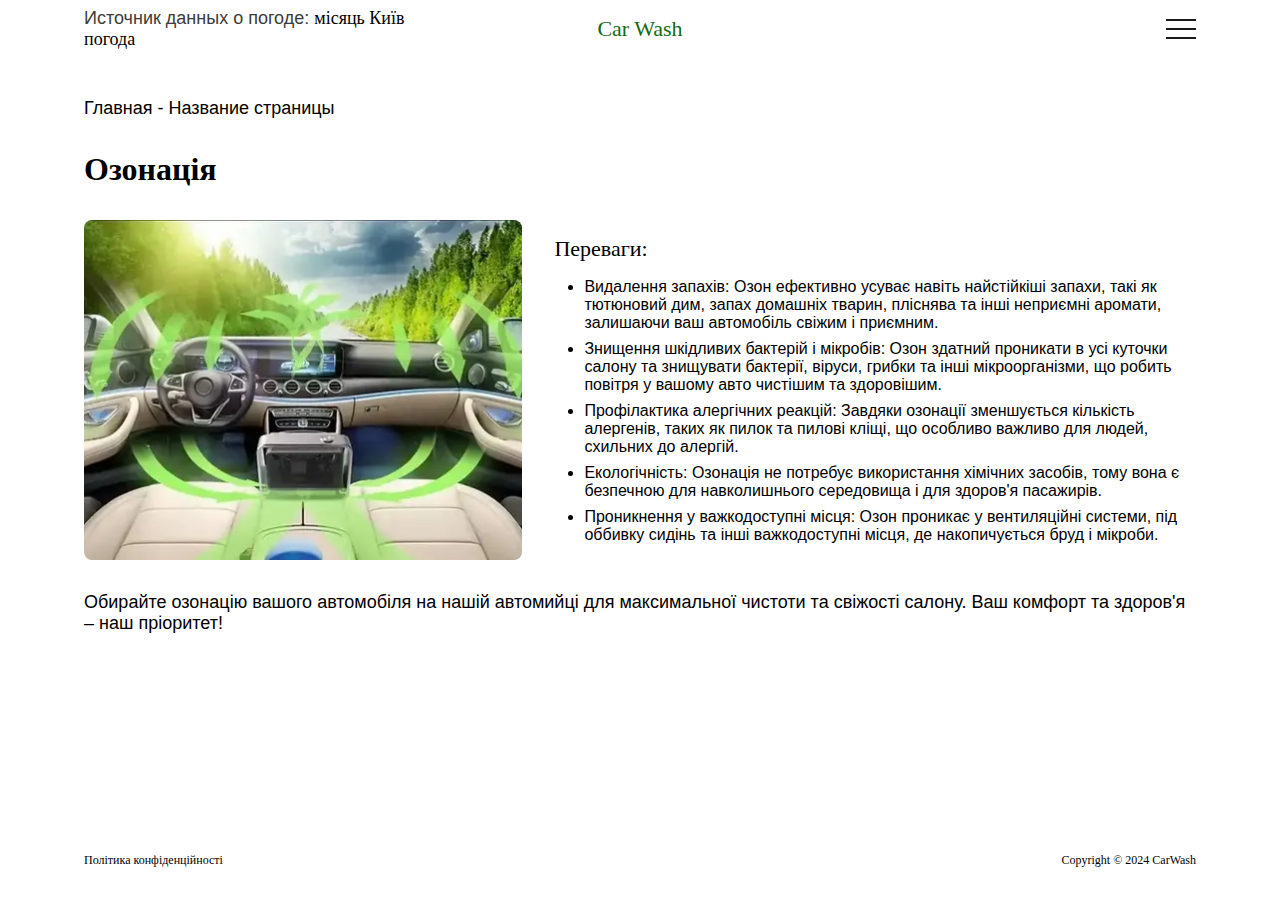
<file: page-ozonation.html>
<!DOCTYPE html>
<html lang="en">
<head>
    <meta charset="UTF-8">
    <meta name="description" content="Автомийка на пр. Василя Порика 24б. Автомийка, хімчистка, мийка килимів, озонація. Телефонуйте +380634848248">
    <meta name="viewport" content="width=device-width, initial-scale=1.0, maximum-scale=5.0">
    <title>Car Wash</title>
    <link rel="stylesheet" href="style.css">
</head>
<body>
<header>
    <div class="I_I f f_f fac p8t p16b">
        <div class="f_100 f">
            <div class="fs12 c2">
                <div id="id17f842d32458f" a='{"t":"s","v":"1.2","lang":"ru","locs":[1572],"ssot":"c","sics":"ds","cbkg":"rgba(255,255,255,0)","cfnt":"#000000","slfs":"33","slis":"45","slgp":"14"}'>Источник данных о погоде: <a href="https://meteolabs.com.ua/укр/погода_київ/місяць/">місяць Київ погода</a></div><script async src="https://static1.meteolabs.com.ua/widgetjs/?id=id17f842d32458f"></script>
            </div>
        </div>
        <div class="f_100 f _f_">
            <h1 class="fs22 c3 _t_">
                Car Wash
            </h1>
        </div>
        <div class="f_100 f _f">
            <div class="burger" onclick="burgerMenu()">
                <div class="burger__line_1"></div>
                <div class="burger__line_2"></div>
                <div class="burger__line_3"></div>
            </div>
        </div>

    </div>
</header>
<main>
    <div class="page I_I fc">
        <section class="p32t p32b">
            Главная - Название страницы
        </section>
        <section class="f fc w">
            <h2 class="fs32 fw700 w">
                Озонація
            </h2>
            <div class="g16 p32t p32b f fw512">
                <div class="f f_40 fc g8 br8">
                    <img width="512px" class="h w br8" src="images/ozon.webp" alt="price of coffee">
                </div>
                <div class="f f_60 fc w f_f g16">
                    <div class="f fc g16 p16 f_auto f_f">
                        <h3 class="fs22">
                            Переваги:
                        </h3>
                        <ul class="f_auto f fc g8 f_f fs16 ul">
                            <li class="fs16">
                                Видалення запахів: Озон ефективно усуває навіть найстійкіші запахи, такі як тютюновий дим, запах домашніх тварин, пліснява та інші неприємні аромати, залишаючи ваш автомобіль свіжим і приємним.
                            </li>
                            <li class="fs16">
                                Знищення шкідливих бактерій і мікробів: Озон здатний проникати в усі куточки салону та знищувати бактерії, віруси, грибки та інші мікроорганізми, що робить повітря у вашому авто чистішим та здоровішим.
                            </li>
                            <li class="fs16">
                                Профілактика алергічних реакцій: Завдяки озонації зменшується кількість алергенів, таких як пилок та пилові кліщі, що особливо важливо для людей, схильних до алергій.
                            </li>
                            <li class="fs16">
                                Екологічність: Озонація не потребує використання хімічних засобів, тому вона є безпечною для навколишнього середовища і для здоров'я пасажирів.
                            </li>
                            <li class="fs16">
                                Проникнення у важкодоступні місця: Озон проникає у вентиляційні системи, під оббивку сидінь та інші важкодоступні місця, де накопичується бруд і мікроби.
                            </li>
                        </ul>
                    </div>
                </div>
            </div>
            <p>
                Обирайте озонацію вашого автомобіля на нашій автомийці для максимальної чистоти та свіжості салону. Ваш комфорт та здоров'я – наш пріоритет!
            </p>
        </section>
    </div>
    <div class="nav_menu I_I _f_ fac">
        <ul class="f fc g32">
            <li class="f">
                <a class="fs16 p32l p32r f_auto _bb" href="index.html">
                    Головна
                </a>
            </li>
            <li class="f">
                <a class="fs16 p32l p32r f_auto _bb" href="page-list.html">
                    Автомийка
                </a>
            </li>
            <li class="f">
                <a class="fs16 p32l p32r f_auto _bb" href="page-list.html">
                    Хімчистка
                </a>
            </li>
            <li class="f">
                <a class="fs16 p32l p32r f_auto _bb" href="page-carpet.html">
                    Миття килимів
                </a>
            </li>
            <li class="f">
                <a class="fs16 p32l p32r f_auto _bb" href="page-ozonation.html">
                    Озонація
                </a>
            </li>
            <li class="f">
                <a class="fs16 p32l p32r f_auto _bb" href="page-price.html">
                    Прайс
                </a>
            </li>
            <li class="f">
                <a class="fs16 p32l p32r f_auto _bb" href="page-about.html">
                    Порядок та правила
                </a>
            </li>
            <li class="f">
                <a class="fs16 p32l p32r f_auto _bb" href="page-cafe.html">
                    Кафе
                </a>
            </li>
            <li class="f">
                <a class="fs16 p32l p32r f_auto _bb" href="page-about#responsibility.html">
                    Відповідальність
                </a>
            </li>
        </ul>
    </div>
</main>

<footer>
    <div class="I_I f f_f fac p8t p32b">
        <a class="f fs12" href="page-private.html">
            Політика конфіденційності
        </a>
        <a href="page-calculator.html" class="f fs12">
            Copyright © 2024 CarWash
        </a>
    </div>
</footer>
<script src="script.js"></script>
</body>
</html>
</file>
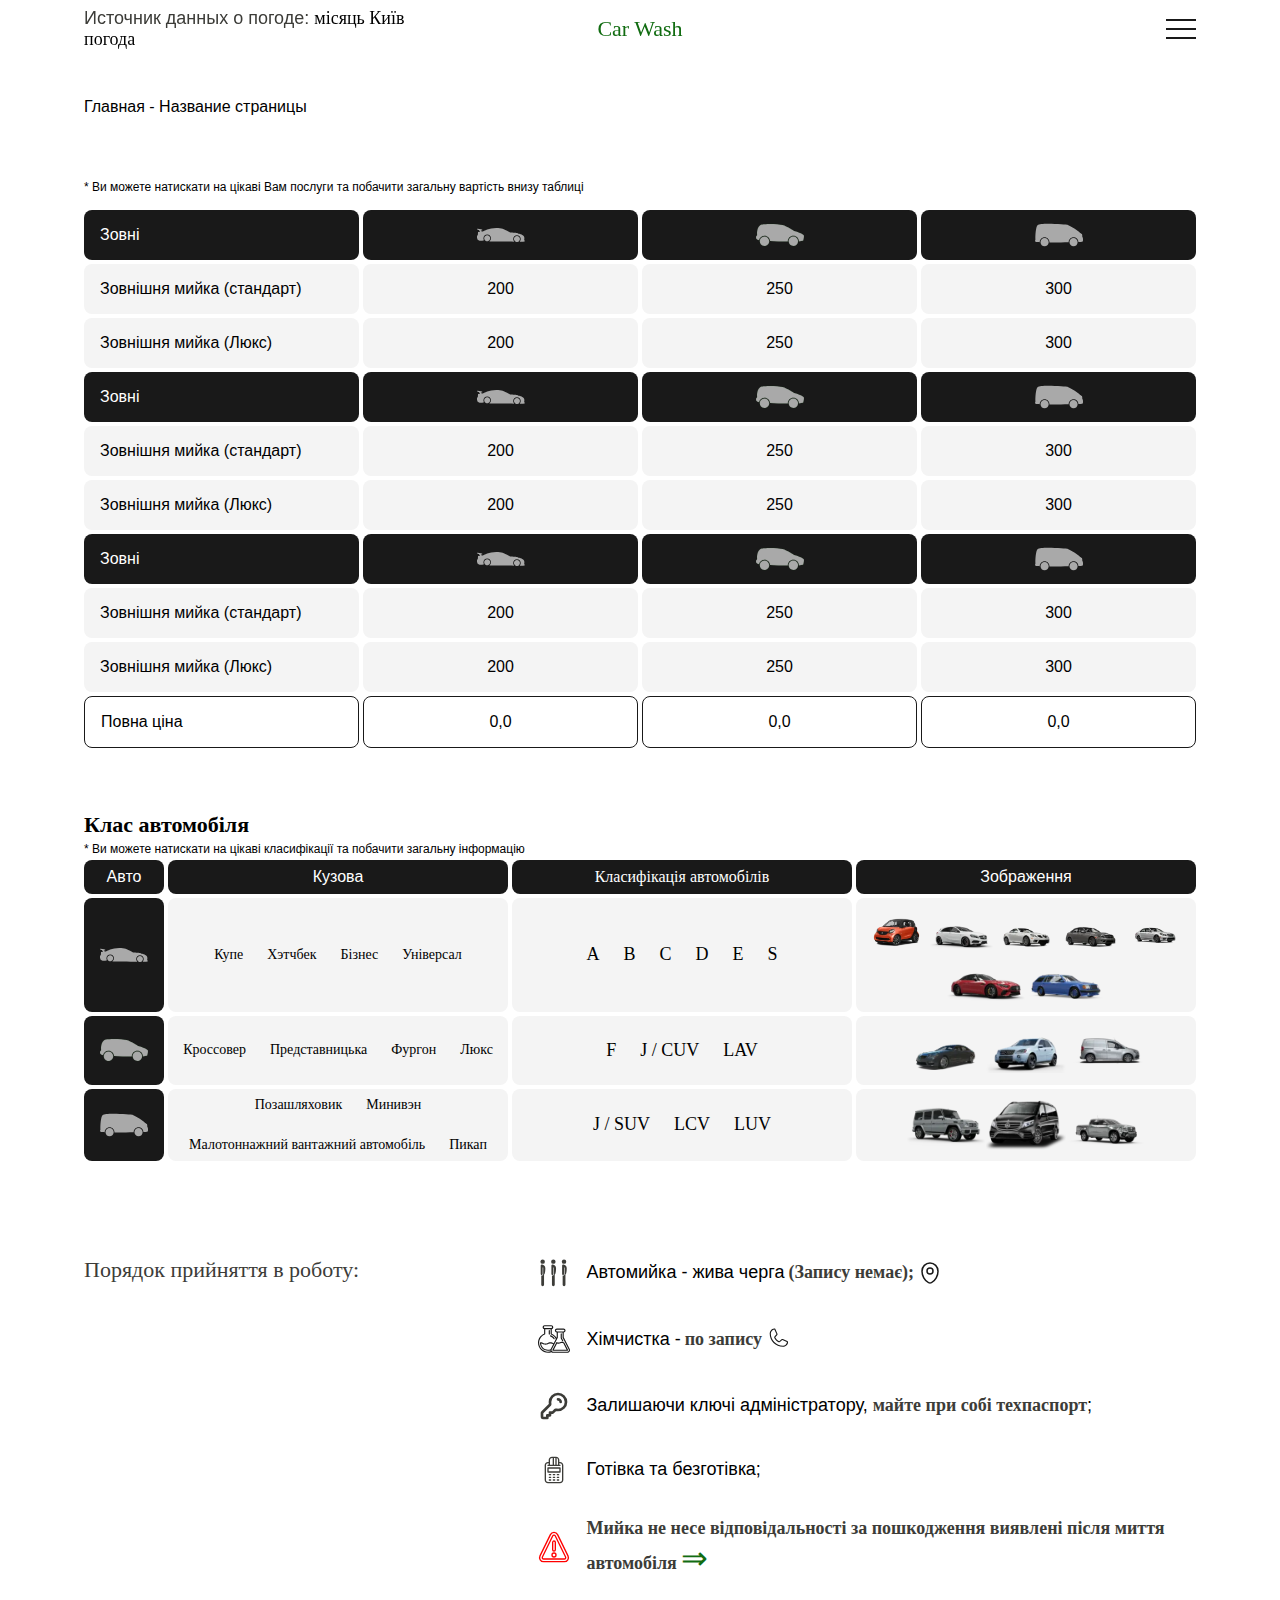
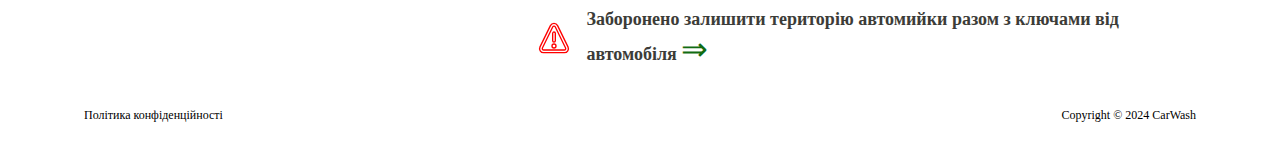
<file: page-price.html>
<!DOCTYPE html>
<html lang="en">
<head>
    <meta charset="UTF-8">
    <meta name="description" content="Автомийка на пр. Василя Порика 24б. Автомийка, хімчистка, мийка килимів, озонація. Телефонуйте +380634848248">
    <meta name="viewport" content="width=device-width, initial-scale=1.0, maximum-scale=5.0">
    <title>Car Wash</title>
    <link rel="stylesheet" href="style.css">
</head>
<body>
<header>
    <div class="I_I f f_f fac p8t p16b">
        <div class="f_100 f">
            <div class="fs12 c2">
                <div id="id17f842d32458f" a='{"t":"s","v":"1.2","lang":"ru","locs":[1572],"ssot":"c","sics":"ds","cbkg":"rgba(255,255,255,0)","cfnt":"#000000","slfs":"33","slis":"45","slgp":"14"}'>Источник данных о погоде: <a href="https://meteolabs.com.ua/укр/погода_київ/місяць/">місяць Київ погода</a></div><script async src="https://static1.meteolabs.com.ua/widgetjs/?id=id17f842d32458f"></script>
            </div>
        </div>
        <div class="f_100 f _f_">
            <h1 class="fs22 c3 _t_">
                Car Wash
            </h1>
        </div>
        <div class="f_100 f _f">
            <div class="burger" onclick="burgerMenu()">
                <div class="burger__line_1"></div>
                <div class="burger__line_2"></div>
                <div class="burger__line_3"></div>
            </div>
        </div>

    </div>
</header>
<main>
    <div class="page I_I fc g32">
        <section class="p32t p32b fs16">
            Главная - Название страницы
        </section>
        <section class="f fc g16">
            <div class="fs12">
                * Ви можете натискати на цікаві Вам послуги та побачити загальну вартість внизу таблиці
            </div>
            <div class="table f fc g4">
                <div class="w f f_f g4 fac">
                    <div class="f f_112_00 fs16 p16 br8 b1 c4">
                        Зовні
                    </div>
                    <div class="f f _f_ fac w h f_112_11 fs16 br8 b1">
                        <svg fill="var(--c6)" version="1.1" id="Capa_1" xmlns="http://www.w3.org/2000/svg" xmlns:xlink="http://www.w3.org/1999/xlink" width="48px" height="48px" viewBox="0 0 324.018 324.017" xml:space="preserve"><g id="SVGRepo_bgCarrier" stroke-width="0"></g><g id="SVGRepo_tracerCarrier" stroke-linecap="round" stroke-linejoin="round"></g><g id="SVGRepo_iconCarrier"> <g> <g> <path d="M317.833,197.111c3.346-11.148,2.455-20.541-2.65-27.945c-9.715-14.064-31.308-15.864-35.43-16.076l-8.077-4.352 l-0.528-0.217c-8.969-2.561-42.745-3.591-47.805-3.733c-7.979-3.936-14.607-7.62-20.475-10.879 c-20.536-11.413-34.107-18.958-72.959-18.958c-47.049,0-85.447,20.395-90.597,23.25c-2.812,0.212-5.297,0.404-7.646,0.59 l-6.455-8.733l7.34,0.774c2.91,0.306,4.267-1.243,3.031-3.459c-1.24-2.216-4.603-4.262-7.519-4.57l-23.951-2.524 c-2.91-0.305-4.267,1.243-3.026,3.459c1.24,2.216,4.603,4.262,7.519,4.57l3.679,0.386l8.166,11.05 c-13.823,1.315-13.823,2.139-13.823,4.371c0,18.331-2.343,22.556-2.832,23.369L0,164.443v19.019l2.248,2.89 c-0.088,2.775,0.823,5.323,2.674,7.431c5.981,6.804,19.713,7.001,21.256,7.001c4.634,0,14.211-2.366,20.78-4.153 c-0.456-0.781-0.927-1.553-1.3-2.392c-0.36-0.809-0.603-1.668-0.885-2.517c-0.811-2.485-1.362-5.096-1.362-7.845 c0-14.074,11.449-25.516,25.515-25.516s25.52,11.446,25.52,25.521c0,6.068-2.221,11.578-5.773,15.964 c-0.753,0.927-1.527,1.828-2.397,2.641c-1.022,0.958-2.089,1.859-3.254,2.641c29.332,0.109,112.164,0.514,168.708,1.771 c-0.828-0.823-1.533-1.771-2.237-2.703c-0.652-0.854-1.222-1.75-1.761-2.688c-2.164-3.744-3.5-8.025-3.5-12.655 c0-14.069,11.454-25.513,25.518-25.513c14.064,0,25.518,11.449,25.518,25.513c0,5.126-1.553,9.875-4.152,13.878 c-0.605,0.922-1.326,1.755-2.04,2.594c-0.782,0.922-1.616,1.781-2.527,2.584c5.209,0.155,9.699,0.232,13.546,0.232 c19.563,0,23.385-1.688,23.861-5.018C324.114,202.108,324.472,199.602,317.833,197.111z"></path> <path d="M52.17,195.175c3.638,5.379,9.794,8.922,16.756,8.922c0.228,0,0.44-0.062,0.663-0.073c2.576-0.083,5.043-0.61,7.291-1.574 c1.574-0.678,2.996-1.6,4.332-2.636c4.782-3.702,7.927-9.429,7.927-15.933c0-11.144-9.066-20.216-20.212-20.216 s-20.213,9.072-20.213,20.216c0,2.263,0.461,4.411,1.149,6.446c0.288,0.85,0.616,1.673,1.015,2.471 C51.279,193.606,51.667,194.434,52.17,195.175z"></path> <path d="M269.755,209.068c2.656,0,5.173-0.549,7.503-1.481c1.589-0.642,3.06-1.491,4.422-2.495 c1.035-0.767,1.988-1.616,2.863-2.559c3.34-3.604,5.432-8.389,5.432-13.681c0-11.144-9.071-20.21-20.215-20.21 s-20.216,9.066-20.216,20.21c0,4.878,1.812,9.3,4.702,12.801c0.818,0.989,1.719,1.89,2.708,2.713 c1.311,1.088,2.729,2.024,4.293,2.755C263.836,208.333,266.704,209.068,269.755,209.068z"></path> </g> </g> </g></svg>
                    </div>
                    <div class="f f _f_ fac w h f_112_11 fs16 br8 b1">
                        <svg style="transform: scaleX(-1);" fill="var(--c6)" version="1.1" id="Capa_1" xmlns="http://www.w3.org/2000/svg" xmlns:xlink="http://www.w3.org/1999/xlink" width="48px" height="48px" viewBox="0 0 483.119 483.119" xml:space="preserve" transform="matrix(1, 0, 0, 1, 0, 0)rotate(0)" stroke="#116C11"><g id="SVGRepo_bgCarrier" stroke-width="0"></g><g id="SVGRepo_tracerCarrier" stroke-linecap="round" stroke-linejoin="round"></g><g id="SVGRepo_iconCarrier"> <g> <g> <path d="M51.596,305.781c-0.006-0.321-0.044-0.638-0.044-0.95c0-30.665,24.95-55.607,55.603-55.607 c30.655,0,55.605,24.955,55.605,55.607c0,1.118-0.104,2.208-0.166,3.303c61.037-0.706,127.083-3.647,179.589-6.553 c1.695-29.15,25.876-52.357,55.435-52.357c26.798,0,49.219,19.044,54.457,44.314c38.744-7.546,29.991-24.08,30.597-33.955 c0.649-10.703-14.391-10.703-10.468-21.403c3.928-10.7-0.657-90.584-46.45-101.286c-45.788-10.698-168.131-7.133-211.307,4.995 s-107.942,57.769-117.754,59.2c-9.814,1.425-88.317,28.535-94.858,42.802c-6.546,14.267,6.541,56.348,6.541,56.348 C19.617,302.707,34.374,304.507,51.596,305.781z"></path> <path d="M107.155,257.066c-26.377,0-47.752,21.392-47.752,47.757c0,0.505,0.06,0.99,0.076,1.486 c0.793,25.676,21.811,46.266,47.685,46.266c25.23,0,45.845-19.588,47.588-44.374c0.078-1.126,0.172-2.235,0.172-3.386 C154.917,278.458,133.532,257.066,107.155,257.066z"></path> <path d="M397.617,257.066c-25.127,0-45.673,19.429-47.568,44.07c-0.084,1.226-0.185,2.444-0.185,3.694 c0,26.377,21.392,47.753,47.753,47.753c26.381,0,47.757-21.38,47.757-47.753c0-3.435-0.377-6.784-1.066-10.015 C439.707,273.253,420.556,257.066,397.617,257.066z"></path> </g> </g> </g></svg>
                    </div>
                    <div class="f f _f_ fac w h f_112_11 fs16 br8 b1">
                        <svg fill="var(--c6)" version="1.1" id="Capa_1" xmlns="http://www.w3.org/2000/svg" xmlns:xlink="http://www.w3.org/1999/xlink" width="48px" height="48px" viewBox="0 0 470.918 470.917" xml:space="preserve"><g id="SVGRepo_bgCarrier" stroke-width="0"></g><g id="SVGRepo_tracerCarrier" stroke-linecap="round" stroke-linejoin="round"></g><g id="SVGRepo_iconCarrier"> <g> <g> <path d="M26.055,303.708c6.083,0.661,12.884,1.242,20.207,1.764c0.289-26.148,21.628-47.348,47.847-47.348 c26.403,0,47.881,21.483,47.881,47.876c0,0.854-0.088,1.672-0.126,2.518c61.288,0.536,130.929-0.613,188.283-1.924 c0-0.2-0.032-0.393-0.032-0.594c0-26.393,21.476-47.876,47.877-47.876c25.768,0,46.778,20.47,47.776,45.993 c9.63-0.249,16.49-0.409,19.628-0.409c26.822,0,25.512,0.653,25.512-24.862c0-25.511-6.54-21.588-6.54-21.588 c0-41.861-3.924-23.545-33.362-53.104c-29.446-29.547-111.875-69.875-111.875-69.875s-266.258-23.552-292.424,3.925 C0.541,165.68,3.805,283.43,3.805,283.43C-11.894,307.635,26.055,303.708,26.055,303.708z"></path> <path d="M94.108,265.974c-22.091,0-39.996,17.9-40.022,39.981c0,0.017,0,0.024,0,0.036c0,22.113,17.923,40.034,40.03,40.034 c21.273,0,38.5-16.643,39.778-37.594c0.048-0.829,0.244-1.603,0.244-2.44C134.139,283.899,116.214,265.974,94.108,265.974z"></path> <path d="M377.982,265.974c-22.101,0-40.026,17.925-40.026,40.025c0,0.148,0.041,0.269,0.041,0.409 c0.229,21.909,18.013,39.626,39.978,39.626c22.109,0,40.034-17.922,40.034-40.035c0-0.572-0.145-1.102-0.168-1.671 C416.943,283.017,399.519,265.974,377.982,265.974z"></path> </g> </g> </g></svg>
                    </div>
                </div>
                <div class="w f f_f g4 fac">
                    <div class="f f_112_00 fs16 p16 br8 b5">
                        Зовнішня мийка (стандарт)
                    </div>
                    <div class="f f _f_ fac w h f_112_11 fs16 p16 br8 b5 col_2">
                        200
                    </div>
                    <div class="f f _f_ fac w h f_112_11 fs16 p16 br8 b5 col_3">
                        250
                    </div>
                    <div class="f f _f_ fac w h f_112_11 fs16 p16 br8 b5 col_4">
                        300
                    </div>
                </div>
                <div class="w f f_f g4 fac">
                    <div class="f f_112_00 fs16 p16 br8 b5">
                        Зовнішня мийка (Люкс)
                    </div>
                    <div class="f f _f_ fac w h f_112_11 fs16 p16 br8 b5 col_2">
                        200
                    </div>
                    <div class="f f _f_ fac w h f_112_11 fs16 p16 br8 b5 col_3">
                        250
                    </div>
                    <div class="f f _f_ fac w h f_112_11 fs16 p16 br8 b5 col_4">
                        300
                    </div>
                </div>

                <div class="w f f_f g4 fac">
                    <div class="f f_112_00 fs16 p16 br8 b1 c4">
                        Зовні
                    </div>
                    <div class="f f _f_ fac w h f_112_11 fs16 br8 b1">
                        <svg fill="var(--c6)" version="1.1" id="Capa_1" xmlns="http://www.w3.org/2000/svg" xmlns:xlink="http://www.w3.org/1999/xlink" width="48px" height="48px" viewBox="0 0 324.018 324.017" xml:space="preserve"><g id="SVGRepo_bgCarrier" stroke-width="0"></g><g id="SVGRepo_tracerCarrier" stroke-linecap="round" stroke-linejoin="round"></g><g id="SVGRepo_iconCarrier"> <g> <g> <path d="M317.833,197.111c3.346-11.148,2.455-20.541-2.65-27.945c-9.715-14.064-31.308-15.864-35.43-16.076l-8.077-4.352 l-0.528-0.217c-8.969-2.561-42.745-3.591-47.805-3.733c-7.979-3.936-14.607-7.62-20.475-10.879 c-20.536-11.413-34.107-18.958-72.959-18.958c-47.049,0-85.447,20.395-90.597,23.25c-2.812,0.212-5.297,0.404-7.646,0.59 l-6.455-8.733l7.34,0.774c2.91,0.306,4.267-1.243,3.031-3.459c-1.24-2.216-4.603-4.262-7.519-4.57l-23.951-2.524 c-2.91-0.305-4.267,1.243-3.026,3.459c1.24,2.216,4.603,4.262,7.519,4.57l3.679,0.386l8.166,11.05 c-13.823,1.315-13.823,2.139-13.823,4.371c0,18.331-2.343,22.556-2.832,23.369L0,164.443v19.019l2.248,2.89 c-0.088,2.775,0.823,5.323,2.674,7.431c5.981,6.804,19.713,7.001,21.256,7.001c4.634,0,14.211-2.366,20.78-4.153 c-0.456-0.781-0.927-1.553-1.3-2.392c-0.36-0.809-0.603-1.668-0.885-2.517c-0.811-2.485-1.362-5.096-1.362-7.845 c0-14.074,11.449-25.516,25.515-25.516s25.52,11.446,25.52,25.521c0,6.068-2.221,11.578-5.773,15.964 c-0.753,0.927-1.527,1.828-2.397,2.641c-1.022,0.958-2.089,1.859-3.254,2.641c29.332,0.109,112.164,0.514,168.708,1.771 c-0.828-0.823-1.533-1.771-2.237-2.703c-0.652-0.854-1.222-1.75-1.761-2.688c-2.164-3.744-3.5-8.025-3.5-12.655 c0-14.069,11.454-25.513,25.518-25.513c14.064,0,25.518,11.449,25.518,25.513c0,5.126-1.553,9.875-4.152,13.878 c-0.605,0.922-1.326,1.755-2.04,2.594c-0.782,0.922-1.616,1.781-2.527,2.584c5.209,0.155,9.699,0.232,13.546,0.232 c19.563,0,23.385-1.688,23.861-5.018C324.114,202.108,324.472,199.602,317.833,197.111z"></path> <path d="M52.17,195.175c3.638,5.379,9.794,8.922,16.756,8.922c0.228,0,0.44-0.062,0.663-0.073c2.576-0.083,5.043-0.61,7.291-1.574 c1.574-0.678,2.996-1.6,4.332-2.636c4.782-3.702,7.927-9.429,7.927-15.933c0-11.144-9.066-20.216-20.212-20.216 s-20.213,9.072-20.213,20.216c0,2.263,0.461,4.411,1.149,6.446c0.288,0.85,0.616,1.673,1.015,2.471 C51.279,193.606,51.667,194.434,52.17,195.175z"></path> <path d="M269.755,209.068c2.656,0,5.173-0.549,7.503-1.481c1.589-0.642,3.06-1.491,4.422-2.495 c1.035-0.767,1.988-1.616,2.863-2.559c3.34-3.604,5.432-8.389,5.432-13.681c0-11.144-9.071-20.21-20.215-20.21 s-20.216,9.066-20.216,20.21c0,4.878,1.812,9.3,4.702,12.801c0.818,0.989,1.719,1.89,2.708,2.713 c1.311,1.088,2.729,2.024,4.293,2.755C263.836,208.333,266.704,209.068,269.755,209.068z"></path> </g> </g> </g></svg>
                    </div>
                    <div class="f f _f_ fac w h f_112_11 fs16 br8 b1">
                        <svg style="transform: scaleX(-1);" fill="var(--c6)" version="1.1" id="Capa_1" xmlns="http://www.w3.org/2000/svg" xmlns:xlink="http://www.w3.org/1999/xlink" width="48px" height="48px" viewBox="0 0 483.119 483.119" xml:space="preserve" transform="matrix(1, 0, 0, 1, 0, 0)rotate(0)" stroke="#116C11"><g id="SVGRepo_bgCarrier" stroke-width="0"></g><g id="SVGRepo_tracerCarrier" stroke-linecap="round" stroke-linejoin="round"></g><g id="SVGRepo_iconCarrier"> <g> <g> <path d="M51.596,305.781c-0.006-0.321-0.044-0.638-0.044-0.95c0-30.665,24.95-55.607,55.603-55.607 c30.655,0,55.605,24.955,55.605,55.607c0,1.118-0.104,2.208-0.166,3.303c61.037-0.706,127.083-3.647,179.589-6.553 c1.695-29.15,25.876-52.357,55.435-52.357c26.798,0,49.219,19.044,54.457,44.314c38.744-7.546,29.991-24.08,30.597-33.955 c0.649-10.703-14.391-10.703-10.468-21.403c3.928-10.7-0.657-90.584-46.45-101.286c-45.788-10.698-168.131-7.133-211.307,4.995 s-107.942,57.769-117.754,59.2c-9.814,1.425-88.317,28.535-94.858,42.802c-6.546,14.267,6.541,56.348,6.541,56.348 C19.617,302.707,34.374,304.507,51.596,305.781z"></path> <path d="M107.155,257.066c-26.377,0-47.752,21.392-47.752,47.757c0,0.505,0.06,0.99,0.076,1.486 c0.793,25.676,21.811,46.266,47.685,46.266c25.23,0,45.845-19.588,47.588-44.374c0.078-1.126,0.172-2.235,0.172-3.386 C154.917,278.458,133.532,257.066,107.155,257.066z"></path> <path d="M397.617,257.066c-25.127,0-45.673,19.429-47.568,44.07c-0.084,1.226-0.185,2.444-0.185,3.694 c0,26.377,21.392,47.753,47.753,47.753c26.381,0,47.757-21.38,47.757-47.753c0-3.435-0.377-6.784-1.066-10.015 C439.707,273.253,420.556,257.066,397.617,257.066z"></path> </g> </g> </g></svg>
                    </div>
                    <div class="f f _f_ fac w h f_112_11 fs16 br8 b1">
                        <svg fill="var(--c6)" version="1.1" id="Capa_1" xmlns="http://www.w3.org/2000/svg" xmlns:xlink="http://www.w3.org/1999/xlink" width="48px" height="48px" viewBox="0 0 470.918 470.917" xml:space="preserve"><g id="SVGRepo_bgCarrier" stroke-width="0"></g><g id="SVGRepo_tracerCarrier" stroke-linecap="round" stroke-linejoin="round"></g><g id="SVGRepo_iconCarrier"> <g> <g> <path d="M26.055,303.708c6.083,0.661,12.884,1.242,20.207,1.764c0.289-26.148,21.628-47.348,47.847-47.348 c26.403,0,47.881,21.483,47.881,47.876c0,0.854-0.088,1.672-0.126,2.518c61.288,0.536,130.929-0.613,188.283-1.924 c0-0.2-0.032-0.393-0.032-0.594c0-26.393,21.476-47.876,47.877-47.876c25.768,0,46.778,20.47,47.776,45.993 c9.63-0.249,16.49-0.409,19.628-0.409c26.822,0,25.512,0.653,25.512-24.862c0-25.511-6.54-21.588-6.54-21.588 c0-41.861-3.924-23.545-33.362-53.104c-29.446-29.547-111.875-69.875-111.875-69.875s-266.258-23.552-292.424,3.925 C0.541,165.68,3.805,283.43,3.805,283.43C-11.894,307.635,26.055,303.708,26.055,303.708z"></path> <path d="M94.108,265.974c-22.091,0-39.996,17.9-40.022,39.981c0,0.017,0,0.024,0,0.036c0,22.113,17.923,40.034,40.03,40.034 c21.273,0,38.5-16.643,39.778-37.594c0.048-0.829,0.244-1.603,0.244-2.44C134.139,283.899,116.214,265.974,94.108,265.974z"></path> <path d="M377.982,265.974c-22.101,0-40.026,17.925-40.026,40.025c0,0.148,0.041,0.269,0.041,0.409 c0.229,21.909,18.013,39.626,39.978,39.626c22.109,0,40.034-17.922,40.034-40.035c0-0.572-0.145-1.102-0.168-1.671 C416.943,283.017,399.519,265.974,377.982,265.974z"></path> </g> </g> </g></svg>
                    </div>
                </div>
                <div class="w f f_f g4 fac">
                    <div class="f f_112_00 fs16 p16 br8 b5">
                        Зовнішня мийка (стандарт)
                    </div>
                    <div class="f f _f_ fac w h f_112_11 fs16 p16 br8 b5 col_2">
                        200
                    </div>
                    <div class="f f _f_ fac w h f_112_11 fs16 p16 br8 b5 col_3">
                        250
                    </div>
                    <div class="f f _f_ fac w h f_112_11 fs16 p16 br8 b5 col_4">
                        300
                    </div>
                </div>
                <div class="w f f_f g4 fac">
                    <div class="f f_112_00 fs16 p16 br8 b5">
                        Зовнішня мийка (Люкс)
                    </div>
                    <div class="f f _f_ fac w h f_112_11 fs16 p16 br8 b5 col_2">
                        200
                    </div>
                    <div class="f f _f_ fac w h f_112_11 fs16 p16 br8 b5 col_3">
                        250
                    </div>
                    <div class="f f _f_ fac w h f_112_11 fs16 p16 br8 b5 col_4">
                        300
                    </div>
                </div>

                <div class="w f f_f g4 fac">
                    <div class="f f_112_00 fs16 p16 br8 b1 c4">
                        Зовні
                    </div>
                    <div class="f f _f_ fac w h f_112_11 fs16 br8 b1">
                        <svg fill="var(--c6)" version="1.1" id="Capa_1" xmlns="http://www.w3.org/2000/svg" xmlns:xlink="http://www.w3.org/1999/xlink" width="48px" height="48px" viewBox="0 0 324.018 324.017" xml:space="preserve"><g id="SVGRepo_bgCarrier" stroke-width="0"></g><g id="SVGRepo_tracerCarrier" stroke-linecap="round" stroke-linejoin="round"></g><g id="SVGRepo_iconCarrier"> <g> <g> <path d="M317.833,197.111c3.346-11.148,2.455-20.541-2.65-27.945c-9.715-14.064-31.308-15.864-35.43-16.076l-8.077-4.352 l-0.528-0.217c-8.969-2.561-42.745-3.591-47.805-3.733c-7.979-3.936-14.607-7.62-20.475-10.879 c-20.536-11.413-34.107-18.958-72.959-18.958c-47.049,0-85.447,20.395-90.597,23.25c-2.812,0.212-5.297,0.404-7.646,0.59 l-6.455-8.733l7.34,0.774c2.91,0.306,4.267-1.243,3.031-3.459c-1.24-2.216-4.603-4.262-7.519-4.57l-23.951-2.524 c-2.91-0.305-4.267,1.243-3.026,3.459c1.24,2.216,4.603,4.262,7.519,4.57l3.679,0.386l8.166,11.05 c-13.823,1.315-13.823,2.139-13.823,4.371c0,18.331-2.343,22.556-2.832,23.369L0,164.443v19.019l2.248,2.89 c-0.088,2.775,0.823,5.323,2.674,7.431c5.981,6.804,19.713,7.001,21.256,7.001c4.634,0,14.211-2.366,20.78-4.153 c-0.456-0.781-0.927-1.553-1.3-2.392c-0.36-0.809-0.603-1.668-0.885-2.517c-0.811-2.485-1.362-5.096-1.362-7.845 c0-14.074,11.449-25.516,25.515-25.516s25.52,11.446,25.52,25.521c0,6.068-2.221,11.578-5.773,15.964 c-0.753,0.927-1.527,1.828-2.397,2.641c-1.022,0.958-2.089,1.859-3.254,2.641c29.332,0.109,112.164,0.514,168.708,1.771 c-0.828-0.823-1.533-1.771-2.237-2.703c-0.652-0.854-1.222-1.75-1.761-2.688c-2.164-3.744-3.5-8.025-3.5-12.655 c0-14.069,11.454-25.513,25.518-25.513c14.064,0,25.518,11.449,25.518,25.513c0,5.126-1.553,9.875-4.152,13.878 c-0.605,0.922-1.326,1.755-2.04,2.594c-0.782,0.922-1.616,1.781-2.527,2.584c5.209,0.155,9.699,0.232,13.546,0.232 c19.563,0,23.385-1.688,23.861-5.018C324.114,202.108,324.472,199.602,317.833,197.111z"></path> <path d="M52.17,195.175c3.638,5.379,9.794,8.922,16.756,8.922c0.228,0,0.44-0.062,0.663-0.073c2.576-0.083,5.043-0.61,7.291-1.574 c1.574-0.678,2.996-1.6,4.332-2.636c4.782-3.702,7.927-9.429,7.927-15.933c0-11.144-9.066-20.216-20.212-20.216 s-20.213,9.072-20.213,20.216c0,2.263,0.461,4.411,1.149,6.446c0.288,0.85,0.616,1.673,1.015,2.471 C51.279,193.606,51.667,194.434,52.17,195.175z"></path> <path d="M269.755,209.068c2.656,0,5.173-0.549,7.503-1.481c1.589-0.642,3.06-1.491,4.422-2.495 c1.035-0.767,1.988-1.616,2.863-2.559c3.34-3.604,5.432-8.389,5.432-13.681c0-11.144-9.071-20.21-20.215-20.21 s-20.216,9.066-20.216,20.21c0,4.878,1.812,9.3,4.702,12.801c0.818,0.989,1.719,1.89,2.708,2.713 c1.311,1.088,2.729,2.024,4.293,2.755C263.836,208.333,266.704,209.068,269.755,209.068z"></path> </g> </g> </g></svg>
                    </div>
                    <div class="f f _f_ fac w h f_112_11 fs16 br8 b1">
                        <svg style="transform: scaleX(-1);" fill="var(--c6)" version="1.1" id="Capa_1" xmlns="http://www.w3.org/2000/svg" xmlns:xlink="http://www.w3.org/1999/xlink" width="48px" height="48px" viewBox="0 0 483.119 483.119" xml:space="preserve" transform="matrix(1, 0, 0, 1, 0, 0)rotate(0)" stroke="#116C11"><g id="SVGRepo_bgCarrier" stroke-width="0"></g><g id="SVGRepo_tracerCarrier" stroke-linecap="round" stroke-linejoin="round"></g><g id="SVGRepo_iconCarrier"> <g> <g> <path d="M51.596,305.781c-0.006-0.321-0.044-0.638-0.044-0.95c0-30.665,24.95-55.607,55.603-55.607 c30.655,0,55.605,24.955,55.605,55.607c0,1.118-0.104,2.208-0.166,3.303c61.037-0.706,127.083-3.647,179.589-6.553 c1.695-29.15,25.876-52.357,55.435-52.357c26.798,0,49.219,19.044,54.457,44.314c38.744-7.546,29.991-24.08,30.597-33.955 c0.649-10.703-14.391-10.703-10.468-21.403c3.928-10.7-0.657-90.584-46.45-101.286c-45.788-10.698-168.131-7.133-211.307,4.995 s-107.942,57.769-117.754,59.2c-9.814,1.425-88.317,28.535-94.858,42.802c-6.546,14.267,6.541,56.348,6.541,56.348 C19.617,302.707,34.374,304.507,51.596,305.781z"></path> <path d="M107.155,257.066c-26.377,0-47.752,21.392-47.752,47.757c0,0.505,0.06,0.99,0.076,1.486 c0.793,25.676,21.811,46.266,47.685,46.266c25.23,0,45.845-19.588,47.588-44.374c0.078-1.126,0.172-2.235,0.172-3.386 C154.917,278.458,133.532,257.066,107.155,257.066z"></path> <path d="M397.617,257.066c-25.127,0-45.673,19.429-47.568,44.07c-0.084,1.226-0.185,2.444-0.185,3.694 c0,26.377,21.392,47.753,47.753,47.753c26.381,0,47.757-21.38,47.757-47.753c0-3.435-0.377-6.784-1.066-10.015 C439.707,273.253,420.556,257.066,397.617,257.066z"></path> </g> </g> </g></svg>
                    </div>
                    <div class="f f _f_ fac w h f_112_11 fs16 br8 b1">
                        <svg fill="var(--c6)" version="1.1" id="Capa_1" xmlns="http://www.w3.org/2000/svg" xmlns:xlink="http://www.w3.org/1999/xlink" width="48px" height="48px" viewBox="0 0 470.918 470.917" xml:space="preserve"><g id="SVGRepo_bgCarrier" stroke-width="0"></g><g id="SVGRepo_tracerCarrier" stroke-linecap="round" stroke-linejoin="round"></g><g id="SVGRepo_iconCarrier"> <g> <g> <path d="M26.055,303.708c6.083,0.661,12.884,1.242,20.207,1.764c0.289-26.148,21.628-47.348,47.847-47.348 c26.403,0,47.881,21.483,47.881,47.876c0,0.854-0.088,1.672-0.126,2.518c61.288,0.536,130.929-0.613,188.283-1.924 c0-0.2-0.032-0.393-0.032-0.594c0-26.393,21.476-47.876,47.877-47.876c25.768,0,46.778,20.47,47.776,45.993 c9.63-0.249,16.49-0.409,19.628-0.409c26.822,0,25.512,0.653,25.512-24.862c0-25.511-6.54-21.588-6.54-21.588 c0-41.861-3.924-23.545-33.362-53.104c-29.446-29.547-111.875-69.875-111.875-69.875s-266.258-23.552-292.424,3.925 C0.541,165.68,3.805,283.43,3.805,283.43C-11.894,307.635,26.055,303.708,26.055,303.708z"></path> <path d="M94.108,265.974c-22.091,0-39.996,17.9-40.022,39.981c0,0.017,0,0.024,0,0.036c0,22.113,17.923,40.034,40.03,40.034 c21.273,0,38.5-16.643,39.778-37.594c0.048-0.829,0.244-1.603,0.244-2.44C134.139,283.899,116.214,265.974,94.108,265.974z"></path> <path d="M377.982,265.974c-22.101,0-40.026,17.925-40.026,40.025c0,0.148,0.041,0.269,0.041,0.409 c0.229,21.909,18.013,39.626,39.978,39.626c22.109,0,40.034-17.922,40.034-40.035c0-0.572-0.145-1.102-0.168-1.671 C416.943,283.017,399.519,265.974,377.982,265.974z"></path> </g> </g> </g></svg>
                    </div>
                </div>
                <div class="w f f_f g4 fac">
                    <div class="f f_112_00 fs16 p16 br8 b5">
                        Зовнішня мийка (стандарт)
                    </div>
                    <div class="f f _f_ fac w h f_112_11 fs16 p16 br8 b5 col_2">
                        200
                    </div>
                    <div class="f f _f_ fac w h f_112_11 fs16 p16 br8 b5 col_3">
                        250
                    </div>
                    <div class="f f _f_ fac w h f_112_11 fs16 p16 br8 b5 col_4">
                        300
                    </div>
                </div>
                <div class="w f f_f g4 fac">
                    <div class="f f_112_00 fs16 p16 br8 b5">
                        Зовнішня мийка (Люкс)
                    </div>
                    <div class="f f _f_ fac w h f_112_11 fs16 p16 br8 b5 col_2">
                        200
                    </div>
                    <div class="f f _f_ fac w h f_112_11 fs16 p16 br8 b5 col_3">
                        250
                    </div>
                    <div class="f f _f_ fac w h f_112_11 fs16 p16 br8 b5 col_4">
                        300
                    </div>
                </div>

                <div class="w f f_f g4 fac">
                    <div class="f f_112_00 fs16 p16 br8 _b">
                        Повна ціна
                    </div>
                    <div id="res_col_2" class="f f _f_ fac w h f_112_11 fs16 p16 br8 _b">
                        0,0
                    </div>
                    <div id="res_col_3" class="f f _f_ fac w h f_112_11 fs16 p16 br8 _b">
                        0,0
                    </div>
                    <div id="res_col_4" class="f f _f_ fac w h f_112_11 fs16 p16 br8 _b">
                        0,0
                    </div>
                </div>
            </div>

        </section>
        <section class="f fc g4 p32t p32b">
            <h2 class="fs22 fw700">
                Клас автомобіля
            </h2>
            <div class="fs12">
                * Ви можете натискати на цікаві класифікації та побачити загальну інформацію
            </div>
            <div class="wrap-text f fc g4">
                <div class="w f f_f g4">
                    <div class="f _f_ fac f_80 fs16 br8 b1 c4">
                        Авто
                    </div>
                    <div class="f _f_ fac f_96 p8 fs16 br8 b1 c4">
                        Кузова
                    </div>
                    <div class="f _f_ fac f_96 p8 fs16 br8 b1">
                        <a class="fs16 c4" target="_blank" href="https://ru.wikipedia.org/wiki/Системы_классификации_легкового_автотранспорта#Классификация_Европейской_экономической_комиссии">
                            Класифікація автомобілів
                        </a>
                    </div>
                    <div class="f _f_ fac f_96 p8 fs16 br8 b1 c4">
                        Зображення
                    </div>
                </div>
                <div class="w f f_f g4">
                    <div class="f _f_ fac f_80 fs16 br8 b1">
                        <svg fill="var(--c6)" version="1.1" id="Capa_1" xmlns="http://www.w3.org/2000/svg" xmlns:xlink="http://www.w3.org/1999/xlink" width="48px" height="48px" viewBox="0 0 324.018 324.017" xml:space="preserve"><g id="SVGRepo_bgCarrier" stroke-width="0"></g><g id="SVGRepo_tracerCarrier" stroke-linecap="round" stroke-linejoin="round"></g><g id="SVGRepo_iconCarrier"> <g> <g> <path d="M317.833,197.111c3.346-11.148,2.455-20.541-2.65-27.945c-9.715-14.064-31.308-15.864-35.43-16.076l-8.077-4.352 l-0.528-0.217c-8.969-2.561-42.745-3.591-47.805-3.733c-7.979-3.936-14.607-7.62-20.475-10.879 c-20.536-11.413-34.107-18.958-72.959-18.958c-47.049,0-85.447,20.395-90.597,23.25c-2.812,0.212-5.297,0.404-7.646,0.59 l-6.455-8.733l7.34,0.774c2.91,0.306,4.267-1.243,3.031-3.459c-1.24-2.216-4.603-4.262-7.519-4.57l-23.951-2.524 c-2.91-0.305-4.267,1.243-3.026,3.459c1.24,2.216,4.603,4.262,7.519,4.57l3.679,0.386l8.166,11.05 c-13.823,1.315-13.823,2.139-13.823,4.371c0,18.331-2.343,22.556-2.832,23.369L0,164.443v19.019l2.248,2.89 c-0.088,2.775,0.823,5.323,2.674,7.431c5.981,6.804,19.713,7.001,21.256,7.001c4.634,0,14.211-2.366,20.78-4.153 c-0.456-0.781-0.927-1.553-1.3-2.392c-0.36-0.809-0.603-1.668-0.885-2.517c-0.811-2.485-1.362-5.096-1.362-7.845 c0-14.074,11.449-25.516,25.515-25.516s25.52,11.446,25.52,25.521c0,6.068-2.221,11.578-5.773,15.964 c-0.753,0.927-1.527,1.828-2.397,2.641c-1.022,0.958-2.089,1.859-3.254,2.641c29.332,0.109,112.164,0.514,168.708,1.771 c-0.828-0.823-1.533-1.771-2.237-2.703c-0.652-0.854-1.222-1.75-1.761-2.688c-2.164-3.744-3.5-8.025-3.5-12.655 c0-14.069,11.454-25.513,25.518-25.513c14.064,0,25.518,11.449,25.518,25.513c0,5.126-1.553,9.875-4.152,13.878 c-0.605,0.922-1.326,1.755-2.04,2.594c-0.782,0.922-1.616,1.781-2.527,2.584c5.209,0.155,9.699,0.232,13.546,0.232 c19.563,0,23.385-1.688,23.861-5.018C324.114,202.108,324.472,199.602,317.833,197.111z"></path> <path d="M52.17,195.175c3.638,5.379,9.794,8.922,16.756,8.922c0.228,0,0.44-0.062,0.663-0.073c2.576-0.083,5.043-0.61,7.291-1.574 c1.574-0.678,2.996-1.6,4.332-2.636c4.782-3.702,7.927-9.429,7.927-15.933c0-11.144-9.066-20.216-20.212-20.216 s-20.213,9.072-20.213,20.216c0,2.263,0.461,4.411,1.149,6.446c0.288,0.85,0.616,1.673,1.015,2.471 C51.279,193.606,51.667,194.434,52.17,195.175z"></path> <path d="M269.755,209.068c2.656,0,5.173-0.549,7.503-1.481c1.589-0.642,3.06-1.491,4.422-2.495 c1.035-0.767,1.988-1.616,2.863-2.559c3.34-3.604,5.432-8.389,5.432-13.681c0-11.144-9.071-20.21-20.215-20.21 s-20.216,9.066-20.216,20.21c0,4.878,1.812,9.3,4.702,12.801c0.818,0.989,1.719,1.89,2.708,2.713 c1.311,1.088,2.729,2.024,4.293,2.755C263.836,208.333,266.704,209.068,269.755,209.068z"></path> </g> </g> </g></svg>
                    </div>
                    <div class="f _f_ fac f_96 p8 fs16 br8 b5 g24 fw">
                        <a class="fs14" target="_blank" href="https://ru.wikipedia.org/wiki/Купе_(кузов)">Купе</a>
                        <a class="fs14" target="_blank" href="https://ru.wikipedia.org/wiki/Хэтчбек">Хэтчбек</a>
                        <a class="fs14" target="_blank" href="https://ru.wikipedia.org/wiki/E-класс">Бізнес</a>
                        <a class="fs14" target="_blank" href="https://ru.wikipedia.org/wiki/Универсал_(кузов)">Універсал</a>
                    </div>
                    <div class="f _f_ fac f_96 p8 fs16 br8 b5 g24 fw">
                        <a target="_blank" href="https://ru.wikipedia.org/wiki/A-класс">A</a>
                        <a target="_blank" href="https://ru.wikipedia.org/wiki/B-класс">B</a>
                        <a target="_blank" href="https://ru.wikipedia.org/wiki/C-класс">C</a>
                        <a target="_blank" href="https://ru.wikipedia.org/wiki/D-класс">D</a>
                        <a target="_blank" href="https://ru.wikipedia.org/wiki/E-класс">E</a>
                        <a target="_blank" href="https://ru.wikipedia.org/wiki/Купе_(кузов)">S</a>
                    </div>
                    <div class="f _f_ fac f_96 p8 fs16 br8 b5 fw">
                        <a target="_blank" href="https://ru.wikipedia.org/wiki/A-класс" class="w80 f _f_ fac f_64">
                            <img width="96" height="96" class="f p8" width="64" height="64" src="images/car_a.webp" alt="Хэтчбек">
                        </a>
                        <a target="_blank" href="https://ru.wikipedia.org/wiki/B-класс" class="w80 f _f_ fac f_64">
                            <img width="96" height="96" class="f" src="images/car_b.webp" alt="Малий середній класс">
                        </a>
                        <a target="_blank" href="https://ru.wikipedia.org/wiki/C-класс" class="w80 f _f_ fac f_64">
                            <img width="96" height="96" class="f" src="images/car_c.webp" alt="Середній класс">
                        </a>
                        <a target="_blank" href="https://ru.wikipedia.org/wiki/D-класс" class="w80 f _f_ fac f_64">
                            <img width="96" height="96" class="f" src="images/car_d.webp" alt="Повний середній класс">
                        </a>
                        <a target="_blank" href="https://ru.wikipedia.org/wiki/E-класс" class="w80 f _f_ fac f_64">
                            <img width="96" height="96" class="f p8 h w" src="images/car_e.webp" alt="Бізнес класс">
                        </a>
                        <a target="_blank" href="https://ru.wikipedia.org/wiki/Купе_(кузов)" class="w80 f _f_ fac f_64">
                            <img width="96" height="96" class="f" src="images/car_s.webp" alt="Купе">
                        </a>
                        <a target="_blank" href="https://ru.wikipedia.org/wiki/Универсал_(кузов)" class="w80 f _f_ fac f_64">
                            <img width="96" height="96" class="f" src="images/car_w.webp" alt="Универсал">
                        </a>
                    </div>
                </div>
                <div class="w f f_f g4">
                    <div class="f _f_ fac f_80 fs16 br8 b1">
                        <svg style="transform: scaleX(-1);" fill="var(--c6)" version="1.1" id="Capa_1" xmlns="http://www.w3.org/2000/svg" xmlns:xlink="http://www.w3.org/1999/xlink" width="48px" height="48px" viewBox="0 0 483.119 483.119" xml:space="preserve" transform="matrix(1, 0, 0, 1, 0, 0)rotate(0)" stroke="#116C11"><g id="SVGRepo_bgCarrier" stroke-width="0"></g><g id="SVGRepo_tracerCarrier" stroke-linecap="round" stroke-linejoin="round"></g><g id="SVGRepo_iconCarrier"> <g> <g> <path d="M51.596,305.781c-0.006-0.321-0.044-0.638-0.044-0.95c0-30.665,24.95-55.607,55.603-55.607 c30.655,0,55.605,24.955,55.605,55.607c0,1.118-0.104,2.208-0.166,3.303c61.037-0.706,127.083-3.647,179.589-6.553 c1.695-29.15,25.876-52.357,55.435-52.357c26.798,0,49.219,19.044,54.457,44.314c38.744-7.546,29.991-24.08,30.597-33.955 c0.649-10.703-14.391-10.703-10.468-21.403c3.928-10.7-0.657-90.584-46.45-101.286c-45.788-10.698-168.131-7.133-211.307,4.995 s-107.942,57.769-117.754,59.2c-9.814,1.425-88.317,28.535-94.858,42.802c-6.546,14.267,6.541,56.348,6.541,56.348 C19.617,302.707,34.374,304.507,51.596,305.781z"></path> <path d="M107.155,257.066c-26.377,0-47.752,21.392-47.752,47.757c0,0.505,0.06,0.99,0.076,1.486 c0.793,25.676,21.811,46.266,47.685,46.266c25.23,0,45.845-19.588,47.588-44.374c0.078-1.126,0.172-2.235,0.172-3.386 C154.917,278.458,133.532,257.066,107.155,257.066z"></path> <path d="M397.617,257.066c-25.127,0-45.673,19.429-47.568,44.07c-0.084,1.226-0.185,2.444-0.185,3.694 c0,26.377,21.392,47.753,47.753,47.753c26.381,0,47.757-21.38,47.757-47.753c0-3.435-0.377-6.784-1.066-10.015 C439.707,273.253,420.556,257.066,397.617,257.066z"></path> </g> </g> </g></svg>
                    </div>
                    <div class="f _f_ fac f_96 p8 fs16 br8 b5 g24 fw">
                        <a class="fs14" target="_blank" href="https://ru.wikipedia.org/wiki/Кроссовер_(тип_автомобиля)">Кроссовер</a>
                        <a class="fs14" target="_blank" href="https://ru.wikipedia.org/wiki/F-класс">Представницька</a>
                        <a class="fs14" target="_blank" href="https://ru.wikipedia.org/wiki/Фургон_(автомобиль)">Фургон</a>
                        <a class="fs14" target="_blank" href="https://ru.wikipedia.org/wiki/F-класс">Люкс</a>
                    </div>
                    <div class="f _f_ fac f_96 p8 fs16 br8 b5 g24 fw">
                        <a target="_blank" href="https://ru.wikipedia.org/wiki/F-класс">F</a>
                        <a target="_blank" href="https://ru.wikipedia.org/wiki/Кроссовер_(тип_автомобиля)">J / CUV</a>
                        <a target="_blank" href="https://en.wikipedia.org/wiki/Minivan#Leisure_activity_vehicle">LAV</a>
                    </div>
                    <div class="f _f_ fac f_96 p8 fs16 br8 b5 fw">
                        <a target="_blank" href="https://ru.wikipedia.org/wiki/F-класс" class="w80 f _f_ fac f_64">
                            <img width="96" height="96" class="f" src="images/car_f.webp" alt="Представницька">
                        </a>
                        <a target="_blank" href="https://ru.wikipedia.org/wiki/Кроссовер_(тип_автомобиля)" class="w80 f _f_ fac f_64">
                            <img width="96" height="96" class="f" src="images/car_cuv.webp" alt="Кроссовер">
                        </a>
                        <a target="_blank" href="https://en.wikipedia.org/wiki/Minivan#Leisure_activity_vehicle" class="w80 f _f_ fac f_64">
                            <img width="96" height="96" class="f" src="images/car_lav.webp" alt="Фургон">
                        </a>
                    </div>
                </div>
                <div class="w f f_f g4">
                    <div class="f _f_ fac f_80 fs16 br8 b1">
                        <svg fill="var(--c6)" version="1.1" id="Capa_1" xmlns="http://www.w3.org/2000/svg" xmlns:xlink="http://www.w3.org/1999/xlink" width="48px" height="48px" viewBox="0 0 470.918 470.917" xml:space="preserve"><g id="SVGRepo_bgCarrier" stroke-width="0"></g><g id="SVGRepo_tracerCarrier" stroke-linecap="round" stroke-linejoin="round"></g><g id="SVGRepo_iconCarrier"> <g> <g> <path d="M26.055,303.708c6.083,0.661,12.884,1.242,20.207,1.764c0.289-26.148,21.628-47.348,47.847-47.348 c26.403,0,47.881,21.483,47.881,47.876c0,0.854-0.088,1.672-0.126,2.518c61.288,0.536,130.929-0.613,188.283-1.924 c0-0.2-0.032-0.393-0.032-0.594c0-26.393,21.476-47.876,47.877-47.876c25.768,0,46.778,20.47,47.776,45.993 c9.63-0.249,16.49-0.409,19.628-0.409c26.822,0,25.512,0.653,25.512-24.862c0-25.511-6.54-21.588-6.54-21.588 c0-41.861-3.924-23.545-33.362-53.104c-29.446-29.547-111.875-69.875-111.875-69.875s-266.258-23.552-292.424,3.925 C0.541,165.68,3.805,283.43,3.805,283.43C-11.894,307.635,26.055,303.708,26.055,303.708z"></path> <path d="M94.108,265.974c-22.091,0-39.996,17.9-40.022,39.981c0,0.017,0,0.024,0,0.036c0,22.113,17.923,40.034,40.03,40.034 c21.273,0,38.5-16.643,39.778-37.594c0.048-0.829,0.244-1.603,0.244-2.44C134.139,283.899,116.214,265.974,94.108,265.974z"></path> <path d="M377.982,265.974c-22.101,0-40.026,17.925-40.026,40.025c0,0.148,0.041,0.269,0.041,0.409 c0.229,21.909,18.013,39.626,39.978,39.626c22.109,0,40.034-17.922,40.034-40.035c0-0.572-0.145-1.102-0.168-1.671 C416.943,283.017,399.519,265.974,377.982,265.974z"></path> </g> </g> </g></svg>
                    </div>
                    <div class="f _f_ fac f_96 p8 fs16 br8 b5 g24 fw">
                        <a target="_blank" class="fs14" href="https://ru.wikipedia.org/wiki/SUV">Позашляховик</a>
                        <a target="_blank" class="fs14" href="https://ru.wikipedia.org/wiki/Минивэн">Минивэн</a>
                        <a target="_blank" class="fs14 _t_" href="https://ru.wikipedia.org/wiki/Малотоннажный_грузовой_автомобиль">Малотоннажний вантажний автомобіль</a>
                        <a target="_blank" class="fs14" href="https://ru.wikipedia.org/wiki/Пикап_(кузов)">Пикап</a>
                    </div>
                    <div class="f _f_ fac f_96 p8 fs16 br8 b5 g24 fw">
                        <a target="_blank" href="https://ru.wikipedia.org/wiki/SUV">J / SUV</a>
                        <a target="_blank" href="https://ru.wikipedia.org/wiki/Малотоннажный_грузовой_автомобиль">LCV</a>
                        <a target="_blank" href="https://ru.wikipedia.org/wiki/Пикап_(кузов)">LUV</a>
                    </div>
                    <div class="f _f_ fac f_96 p8 fs16 br8 b5 fw">
                        <a target="_blank" href="https://ru.wikipedia.org/wiki/SUV" class="w80 f _f_ fac f_64">
                            <img width="96" height="96" class="f" src="images/car_suv.webp" alt="Позашляховик">
                        </a>
                        <a target="_blank" href="https://ru.wikipedia.org/wiki/Малотоннажный_грузовой_автомобиль" class="w80 f _f_ fac f_64">
                            <img width="96" height="96" class="f" src="images/car_lcv.webp" alt="Минивэн">
                        </a>
                        <a target="_blank" href="https://ru.wikipedia.org/wiki/Пикап_(кузов)" class="w80 f _f_ fac f_64">
                            <img width="96" height="96" class="f" src="images/car_luv.webp" alt="Пикап">
                        </a>
                    </div>
                </div>
            </div>

        </section>
        <section class="f fw512 g16 p32t p32b">
            <div class="f f_40">
                <h2 class="c2 fs22">
                    Порядок прийняття в роботу:
                </h2>
            </div>
            <ul class="f f_60 fc w f_f g32">
                <li class="f g16 fac">
                    <svg class="f_32" fill="#3C3C38" height="32px" width="32px" version="1.1" id="_x31_" xmlns="http://www.w3.org/2000/svg" xmlns:xlink="http://www.w3.org/1999/xlink" viewBox="0 0 128 128" xml:space="preserve"><g id="SVGRepo_bgCarrier" stroke-width="0"></g><g id="SVGRepo_tracerCarrier" stroke-linecap="round" stroke-linejoin="round"></g><g id="SVGRepo_iconCarrier"> <g> <circle cx="104.1" cy="18.5" r="8.9"></circle> <path d="M115,44.6c0-7.5-5.5-13.6-12.5-14.8c0,0-0.9-0.1-1.1-0.1c-2.8,0-5,2.2-5,5c0,0.1,0,33.4,0,33.4c0,2.1,1.8,3.9,3.9,3.9 c2.1,0,3.9-1.8,3.9-3.9V43.1c0-0.7,0.4-1.1,1.1-1.1c0.7,0,1.1,0.4,1.1,1.1v25.1c0,1.4-0.6,2.8-1.3,3.9c-1.1,1.3-2.8,2.2-4.8,2.2 c-0.6,0-1.1-0.1-1.7-0.2v37c0,3.1,2.5,5.6,5.6,5.6c3.1,0,5.6-2.5,5.6-5.6V70c1.4-1.1,2.6-2.8,3-4.6c1.4-6.1,2.2-12.6,2.2-19.2 C115.1,45.9,115,44.7,115,44.6z"></path> </g> <g> <circle cx="61.4" cy="18.5" r="8.9"></circle> <path d="M72.2,44.6c0-7.5-5.5-13.6-12.5-14.8c0,0-0.9-0.1-1.1-0.1c-2.8,0-5,2.2-5,5c0,0.1,0,33.4,0,33.4c0,2.1,1.8,3.9,3.9,3.9 c2.1,0,3.9-1.8,3.9-3.9V43.1c0-0.7,0.4-1.1,1.1-1.1c0.7,0,1.1,0.4,1.1,1.1v25.1c0,1.4-0.6,2.8-1.3,3.9c-1.1,1.3-2.8,2.2-4.8,2.2 c-0.6,0-1.1-0.1-1.7-0.2v37c0,3.1,2.5,5.6,5.6,5.6c3.1,0,5.6-2.5,5.6-5.6V70c1.4-1.1,2.6-2.8,3-4.6c1.4-6.1,2.2-12.6,2.2-19.2 C72.3,45.9,72.2,44.7,72.2,44.6z"></path> </g> <g> <circle cx="18.6" cy="18.5" r="8.9"></circle> <path d="M29.4,44.6c0-7.5-5.5-13.6-12.5-14.8c0,0-0.9-0.1-1.1-0.1c-2.8,0-5,2.2-5,5c0,0.1,0,33.4,0,33.4c0,2.1,1.8,3.9,3.9,3.9 c2.1,0,3.9-1.8,3.9-3.9V43.1c0-0.7,0.4-1.1,1.1-1.1c0.7,0,1.1,0.4,1.1,1.1v25.1c0,1.4-0.6,2.8-1.3,3.9c-1.1,1.3-2.8,2.2-4.8,2.2 c-0.6,0-1.1-0.1-1.7-0.2v37c0,3.1,2.5,5.6,5.6,5.6c3.1,0,5.6-2.5,5.6-5.6V70c1.4-1.1,2.6-2.8,3-4.6c1.4-6.1,2.2-12.6,2.2-19.2 C29.5,45.9,29.4,44.7,29.4,44.6z"></path> </g> </g></svg>
                    <span class="f_auto f g4 fac">
                        Автомийка - жива черга
                        <mark class="">(Запису немає);</mark>
                        <a target="_blank" aria-label="Місце розташування на карті" href="https://maps.app.goo.gl/mzVQ4Dwrour8oLVT7" class="f g8">
                            <svg width="24px" height="24px" viewBox="0 0 24 24" fill="none" xmlns="http://www.w3.org/2000/svg"><g id="SVGRepo_bgCarrier" stroke-width="0"></g><g id="SVGRepo_tracerCarrier" stroke-linecap="round" stroke-linejoin="round"></g><g id="SVGRepo_iconCarrier"> <path d="M4 10.1433C4 5.64588 7.58172 2 12 2C16.4183 2 20 5.64588 20 10.1433C20 14.6055 17.4467 19.8124 13.4629 21.6744C12.5343 22.1085 11.4657 22.1085 10.5371 21.6744C6.55332 19.8124 4 14.6055 4 10.1433Z" stroke="#191919" stroke-width="1.5"></path> <circle cx="12" cy="10" r="3" stroke="#191919" stroke-width="1.5"></circle> </g></svg>
                        </a>
                    </span>

                </li>
                <li class="f g16 fac">
                    <svg fill="#191919" height="32px" width="32px" version="1.1" id="Layer_1" xmlns="http://www.w3.org/2000/svg" xmlns:xlink="http://www.w3.org/1999/xlink" viewBox="0 0 512.001 512.001" xml:space="preserve"><g id="SVGRepo_bgCarrier" stroke-width="0"></g><g id="SVGRepo_tracerCarrier" stroke-linecap="round" stroke-linejoin="round"></g><g id="SVGRepo_iconCarrier"> <g> <g> <path d="M266.174,246.646c-15.194-22.849-36.7-39.938-62.192-49.421c-4.74-1.765-10.018,0.65-11.782,5.393 c-1.765,4.744,0.649,10.019,5.393,11.783c21.844,8.125,40.282,22.786,53.322,42.393c1.764,2.654,4.673,4.09,7.638,4.09 c1.743,0,3.505-0.496,5.065-1.534C267.832,256.546,268.977,250.859,266.174,246.646z"></path> </g> </g> <g> <g> <path d="M180.894,110.946c-5.06,0-9.163,4.102-9.163,9.163v57.078c0,5.06,4.102,9.163,9.163,9.163c5.06,0,9.163-4.102,9.163-9.163 v-57.078C190.057,115.048,185.954,110.946,180.894,110.946z"></path> </g> </g> <g> <g> <path d="M507.217,414.801l-95.521-185.274v-76.57c16.172-1.501,28.876-15.142,28.876-31.698c0-17.557-14.284-31.841-31.841-31.841 H302.234c-17.557,0-31.841,14.284-31.841,31.841c0,16.556,12.703,30.195,28.875,31.697v76.57l-3.459,6.707 c-17.412-29.019-43.937-52.142-75.211-65.274V97.654c13.596-3.626,23.643-16.042,23.643-30.766 c0-17.557-14.283-31.841-31.841-31.841H105.904c-17.557,0-31.841,14.284-31.841,31.841c0,14.726,10.052,27.146,23.653,30.768 v73.298c-27.564,11.527-51.177,30.453-68.572,55.037C10.078,252.937,0,284.684,0,317.802c0,87.755,71.395,159.151,159.151,159.151 c19.03,0,37.562-3.321,55.184-9.855c7.527,6.303,17.088,9.852,27.294,9.852h227.709c14.987,0,28.59-7.641,36.391-20.438 S514.085,428.121,507.217,414.801z M288.719,121.26c0-7.452,6.063-13.516,13.516-13.516h106.498 c7.454,0,13.516,6.063,13.516,13.516c0,7.452-6.063,13.516-13.516,13.516H302.235C294.783,134.775,288.719,128.712,288.719,121.26 z M92.388,66.889c0-7.452,6.062-13.516,13.516-13.516h106.499c7.452,0,13.516,6.063,13.516,13.516s-6.062,13.516-13.516,13.516 H105.904C98.45,80.404,92.388,74.342,92.388,66.889z M159.155,458.629c-77.656-0.002-140.83-63.176-140.83-140.827 c0-29.305,8.913-57.392,25.778-81.224c16.5-23.32,39.313-40.886,65.97-50.803c3.588-1.335,5.968-4.76,5.968-8.587V98.73h86.232 v78.457c0,3.828,2.379,7.252,5.966,8.587c33.63,12.519,61.626,37.947,77.43,70.131l-34.87,67.635 c-2.847-1.211-5.54-2.558-8.314-3.955c-10.196-5.131-21.752-10.946-43.724-10.946c-21.981,0-33.536,5.816-43.729,10.95 c-9.584,4.824-17.861,8.992-35.489,8.992c-17.628,0-25.906-4.167-35.489-8.992c-10.194-5.132-21.749-10.95-43.729-10.95 c-5.06,0-9.163,4.102-9.163,9.163c0,70.575,57.417,127.992,127.992,127.992c13.817,0,27.257-2.171,40.131-6.448 c0.507,4.238,1.648,8.415,3.445,12.4C188.73,456.314,174.12,458.629,159.155,458.629z M203.748,414.801 c-0.666,1.291-1.24,2.608-1.767,3.938c-13.539,5.79-27.928,8.73-42.831,8.73c-57.222,0-104.349-44.054-109.246-100.026 c11.427,1.225,18.25,4.66,25.907,8.515c10.194,5.132,21.749,10.95,43.729,10.95c21.981,0,33.535-5.816,43.729-10.95 c9.584-4.824,17.861-8.992,35.489-8.992c17.622,0,25.9,4.166,35.485,8.99c2.61,1.313,5.268,2.646,8.134,3.914L203.748,414.801z M490.08,446.974c-4.446,7.295-12.2,11.649-20.743,11.649H241.628c-8.542,0-16.297-4.355-20.743-11.649 c-4.446-7.294-4.763-16.183-0.849-23.775l96.538-187.249c0.669-1.299,1.019-2.738,1.019-4.199v-78.65h75.778v78.65 c0,1.461,0.349,2.9,1.019,4.199l96.539,187.249C494.844,430.792,494.527,439.68,490.08,446.974z"></path> </g> </g> <g> <g> <path d="M404.694,282.597l-23.54-45.658V174.48c0-5.06-4.101-9.163-9.163-9.163c-5.062,0-9.163,4.102-9.163,9.163v64.68 c0,1.461,0.349,2.9,1.019,4.199l24.558,47.634c1.626,3.156,4.831,4.966,8.151,4.966c1.414,0,2.849-0.329,4.192-1.02 C405.247,292.621,407.014,287.095,404.694,282.597z"></path> </g> </g> <g> <g> <path d="M479.581,429.194c-0.017-0.034-0.04-0.081-0.059-0.115l-59.477-115.363c-0.924-1.792-2.414-3.23-4.237-4.089 c-1.159-0.546-2.282-1.112-3.405-1.677c-7.101-3.573-15.147-7.622-30.516-7.622c-15.385,0-23.433,4.054-30.533,7.63 c-6.288,3.168-11.255,5.669-22.275,5.669c-11.031,0-15.999-2.5-22.289-5.665c-0.738-0.371-1.477-0.743-2.223-1.111 c-4.482-2.201-9.901-0.412-12.186,4.024l-60.883,118.107c-1.945,3.663-1.814,7.793,0.335,11.295 c1.007,1.659,3.977,5.518,9.789,5.518h227.712c5.81,0,8.769-3.826,9.798-5.532C480.143,438.594,482.125,434.282,479.581,429.194z M252.896,427.469v-0.001l51.681-100.256c5.906,2.566,13.237,4.738,24.505,4.738c15.374,0,23.42-4.052,30.518-7.627 c6.291-3.169,11.26-5.671,22.29-5.671c11.017,0,15.986,2.501,22.275,5.666c0.329,0.165,0.656,0.33,0.985,0.495l52.925,102.657 H252.896z"></path> </g> </g> </g></svg>
                    <span class="f_auto f fac g4">
                        Хімчистка - <mark>по запису</mark>
                        <a target="_blank" aria-label="Зв'яжіться з ними для запису та уточнення" href="tel:+380634848248" class="c3 fs32">
                            <svg xmlns="http://www.w3.org/2000/svg" width="25" height="24" viewBox="0 0 25 24" fill="none">
                                <path d="M21.2741 15.0281L16.8453 13.0434C16.6447 12.9575 16.4257 12.9229 16.2083 12.9429C15.9909 12.9628 15.782 13.0367 15.6003 13.1578C15.5819 13.1697 15.5644 13.1828 15.5478 13.1972L13.2331 15.1659C13.2091 15.179 13.1824 15.1863 13.155 15.1873C13.1277 15.1883 13.1005 15.1829 13.0756 15.1716C11.5878 14.4534 10.0466 12.9216 9.32564 11.4544C9.31363 11.4299 9.30739 11.4029 9.30739 11.3756C9.30739 11.3483 9.31363 11.3214 9.32564 11.2969L11.3009 8.95312C11.3151 8.93579 11.3283 8.91764 11.3403 8.89874C11.4598 8.7164 11.5319 8.50719 11.5502 8.29C11.5685 8.0728 11.5325 7.85446 11.4453 7.65468L9.4747 3.23343C9.36279 2.97244 9.16925 2.75478 8.92313 2.61313C8.67701 2.47147 8.39159 2.41346 8.1097 2.44781C6.8846 2.60886 5.76006 3.2105 4.94622 4.14027C4.13238 5.07005 3.68494 6.26435 3.68751 7.49999C3.68751 14.8406 9.65939 20.8125 17 20.8125C18.2356 20.8149 19.4298 20.3673 20.3595 19.5536C21.2893 18.7398 21.8909 17.6153 22.0522 16.3903C22.0865 16.1097 22.0292 15.8256 21.889 15.5802C21.7488 15.3347 21.5332 15.1411 21.2741 15.0281ZM17 19.6875C10.28 19.6875 4.81251 14.22 4.81251 7.49999C4.80938 6.53805 5.15658 5.60787 5.78924 4.88325C6.4219 4.15863 7.29675 3.68914 8.25032 3.56249H8.27189C8.30967 3.5632 8.34635 3.5753 8.37713 3.59722C8.40791 3.61913 8.43136 3.64984 8.44439 3.68531L10.4225 8.10187C10.4338 8.12642 10.4396 8.15313 10.4396 8.18015C10.4396 8.20717 10.4338 8.23387 10.4225 8.25843L8.44345 10.6078C8.42876 10.6246 8.41528 10.6425 8.40314 10.6612C8.2793 10.8503 8.20637 11.0681 8.19143 11.2936C8.17648 11.5191 8.22002 11.7447 8.31782 11.9484C9.14939 13.6509 10.865 15.3534 12.5863 16.185C12.7912 16.2823 13.0178 16.3247 13.2441 16.3083C13.4703 16.2919 13.6885 16.2171 13.8772 16.0912C13.895 16.0791 13.9128 16.0659 13.9297 16.0519L16.2434 14.0831C16.2663 14.0708 16.2915 14.0636 16.3174 14.062C16.3433 14.0604 16.3692 14.0644 16.3934 14.0737L20.8231 16.0584C20.8593 16.0738 20.8897 16.1002 20.9101 16.1339C20.9305 16.1675 20.9397 16.2067 20.9366 16.2459C20.8106 17.1999 20.3415 18.0754 19.6171 18.7088C18.8926 19.3422 17.9623 19.6901 17 19.6875Z" fill="#191919"/>
                            </svg>
                        </a>
                    </span>
                </li>
                <li class="f g16 fac">
                    <svg class="f_32" width="32px" height="32px" viewBox="0 0 24 24" fill="none" xmlns="http://www.w3.org/2000/svg"><g id="SVGRepo_bgCarrier" stroke-width="0"></g><g id="SVGRepo_tracerCarrier" stroke-linecap="round" stroke-linejoin="round"></g><g id="SVGRepo_iconCarrier"> <path d="M17 8.99994C17 8.48812 16.8047 7.9763 16.4142 7.58579C16.0237 7.19526 15.5118 7 15 7M15 15C18.3137 15 21 12.3137 21 9C21 5.68629 18.3137 3 15 3C11.6863 3 9 5.68629 9 9C9 9.27368 9.01832 9.54308 9.05381 9.80704C9.11218 10.2412 9.14136 10.4583 9.12172 10.5956C9.10125 10.7387 9.0752 10.8157 9.00469 10.9419C8.937 11.063 8.81771 11.1823 8.57913 11.4209L3.46863 16.5314C3.29568 16.7043 3.2092 16.7908 3.14736 16.8917C3.09253 16.9812 3.05213 17.0787 3.02763 17.1808C3 17.2959 3 17.4182 3 17.6627V19.4C3 19.9601 3 20.2401 3.10899 20.454C3.20487 20.6422 3.35785 20.7951 3.54601 20.891C3.75992 21 4.03995 21 4.6 21H7V19H9V17H11L12.5791 15.4209C12.8177 15.1823 12.937 15.063 13.0581 14.9953C13.1843 14.9248 13.2613 14.8987 13.4044 14.8783C13.5417 14.8586 13.7588 14.8878 14.193 14.9462C14.4569 14.9817 14.7263 15 15 15Z" stroke="#3C3C38" stroke-width="2" stroke-linecap="round" stroke-linejoin="round"></path> </g></svg>
                    <span class="f_auto">
                        Залишаючи ключі адміністратору, <mark>майте при собі техпаспорт</mark>;
                    </span>
                </li>
                <li class="f g16 fac">
                    <svg class="f_32" fill="#3C3C38" width="32px" height="32px" viewBox="0 0 24 24" xmlns="http://www.w3.org/2000/svg"><g id="SVGRepo_bgCarrier" stroke-width="0"></g><g id="SVGRepo_tracerCarrier" stroke-linecap="round" stroke-linejoin="round"></g><g id="SVGRepo_iconCarrier"> <path d="M13,8 L13,3 L12,3 L12,8 L13,8 L13,8 Z M14,8 L15,8 L15,4.5 C15,3.84689059 14.5825962,3.29127106 14,3.08535285 L14,8 L14,8 Z M11,8 L11,3 L10.5,3 C9.67157288,3 9,3.67157288 9,4.5 L9,8 L11,8 L11,8 Z M16,6 L16.5,6 C17.8807119,6 19,7.11928813 19,8.5 L19,19.508331 C19,20.8890429 17.8807119,22.008331 16.5,22.008331 L7.5,22.008331 C6.11928813,22.008331 5,20.8890429 5,19.508331 L5,8.5 C5,7.11928813 6.11928813,6 7.5,6 L8,6 L8,4.5 C8,3.11928813 9.11928813,2 10.5,2 L13.5,2 C14.8807119,2 16,3.11928813 16,4.5 L16,6 Z M8,7 L7.5,7 C6.67157288,7 6,7.67157288 6,8.5 L6,19.508331 C6,20.3367581 6.67157288,21.008331 7.5,21.008331 L16.5,21.008331 C17.3284271,21.008331 18,20.3367581 18,19.508331 L18,8.5 C18,7.67157288 17.3284271,7 16.5,7 L16,7 L16,8 L16.5,8 C16.7761424,8 17,8.22385763 17,8.5 C17,8.77614237 16.7761424,9 16.5,9 L7.5,9 C7.22385763,9 7,8.77614237 7,8.5 C7,8.22385763 7.22385763,8 7.5,8 L8,8 L8,7 Z M7.5,10 L16.5,10 C16.7761424,10 17,10.2238576 17,10.5 L17,13.5 C17,13.7761424 16.7761424,14 16.5,14 L7.5,14 C7.22385763,14 7,13.7761424 7,13.5 L7,10.5 C7,10.2238576 7.22385763,10 7.5,10 Z M8,11 L8,13 L16,13 L16,11 L8,11 Z M8.5,16 C8.22385763,16 8,15.7761424 8,15.5 C8,15.2238576 8.22385763,15 8.5,15 L9.5,15 C9.77614237,15 10,15.2238576 10,15.5 C10,15.7761424 9.77614237,16 9.5,16 L8.5,16 Z M11.5,16 C11.2238576,16 11,15.7761424 11,15.5 C11,15.2238576 11.2238576,15 11.5,15 L12.5,15 C12.7761424,15 13,15.2238576 13,15.5 C13,15.7761424 12.7761424,16 12.5,16 L11.5,16 Z M14.5,16 C14.2238576,16 14,15.7761424 14,15.5 C14,15.2238576 14.2238576,15 14.5,15 L15.5,15 C15.7761424,15 16,15.2238576 16,15.5 C16,15.7761424 15.7761424,16 15.5,16 L14.5,16 Z M8.5,18 C8.22385763,18 8,17.7761424 8,17.5 C8,17.2238576 8.22385763,17 8.5,17 L9.5,17 C9.77614237,17 10,17.2238576 10,17.5 C10,17.7761424 9.77614237,18 9.5,18 L8.5,18 Z M11.5,18 C11.2238576,18 11,17.7761424 11,17.5 C11,17.2238576 11.2238576,17 11.5,17 L12.5,17 C12.7761424,17 13,17.2238576 13,17.5 C13,17.7761424 12.7761424,18 12.5,18 L11.5,18 Z M14.5,18 C14.2238576,18 14,17.7761424 14,17.5 C14,17.2238576 14.2238576,17 14.5,17 L15.5,17 C15.7761424,17 16,17.2238576 16,17.5 C16,17.7761424 15.7761424,18 15.5,18 L14.5,18 Z M8.5,20 C8.22385763,20 8,19.7761424 8,19.5 C8,19.2238576 8.22385763,19 8.5,19 L9.5,19 C9.77614237,19 10,19.2238576 10,19.5 C10,19.7761424 9.77614237,20 9.5,20 L8.5,20 Z M11.5,20 C11.2238576,20 11,19.7761424 11,19.5 C11,19.2238576 11.2238576,19 11.5,19 L12.5,19 C12.7761424,19 13,19.2238576 13,19.5 C13,19.7761424 12.7761424,20 12.5,20 L11.5,20 Z M14.5,20 C14.2238576,20 14,19.7761424 14,19.5 C14,19.2238576 14.2238576,19 14.5,19 L15.5,19 C15.7761424,19 16,19.2238576 16,19.5 C16,19.7761424 15.7761424,20 15.5,20 L14.5,20 Z"></path> </g></svg>
                    <span class="f_auto">
                        Готівкa та безготівкa;
                    </span>
                </li>
                <li class="f g16 fac">
                    <svg class="f_32" width="32px" height="32px" viewBox="0 0 24 24" fill="none" xmlns="http://www.w3.org/2000/svg" stroke="red"><g id="SVGRepo_bgCaie" stoke-width="0"></g><g id="SVGRepo_taceCaie" stoke-linecap="ound" stoke-linejoin="ound"></g><g id="SVGRepo_iconCaie"> <path fill-ule="evenodd" clip-ule="evenodd" d="M12.8984 3.61441C12.5328 2.86669 11.4672 2.86669 11.1016 3.61441L3.30562 19.5608C2.98083 20.2251 3.46451 21 4.204 21H19.796C20.5355 21 21.0192 20.2251 20.6944 19.5608L12.8984 3.61441ZM9.30485 2.73599C10.4015 0.492834 13.5985 0.492825 14.6952 2.73599L22.4912 18.6824C23.4655 20.6754 22.0145 23 19.796 23H4.204C1.98555 23 0.534479 20.6754 1.50885 18.6824L9.30485 2.73599Z" fill=""></path> <path d="M11 8.49999C11 7.94771 11.4477 7.49999 12 7.49999C12.5523 7.49999 13 7.94771 13 8.49999V14C13 14.5523 12.5523 15 12 15C11.4477 15 11 14.5523 11 14V8.49999Z" fill=""></path> <path d="M13.5 18C13.5 18.8284 12.8285 19.5 12 19.5C11.1716 19.5 10.5 18.8284 10.5 18C10.5 17.1716 11.1716 16.5 12 16.5C12.8285 16.5 13.5 17.1716 13.5 18Z" fill=""></path> </g></svg>
                    <mark class="f_auto">
                        Мийка не несе відповідальності за пошкодження виявлені після миття автомобіля
                        <a href="page-general.html#responsibility" class="c3 fs32">⇒</a>
                    </mark>
                </li>
                <li class="f g16 fac">
                    <svg class="f_32" width="32px" height="32px" viewBox="0 0 24 24" fill="none" xmlns="http://www.w3.org/2000/svg" stroke="red"><g id="SVGRepo_bgCaie" stoke-width="0"></g><g id="SVGRepo_taceCaie" stoke-linecap="ound" stoke-linejoin="ound"></g><g id="SVGRepo_iconCaie"> <path fill-ule="evenodd" clip-ule="evenodd" d="M12.8984 3.61441C12.5328 2.86669 11.4672 2.86669 11.1016 3.61441L3.30562 19.5608C2.98083 20.2251 3.46451 21 4.204 21H19.796C20.5355 21 21.0192 20.2251 20.6944 19.5608L12.8984 3.61441ZM9.30485 2.73599C10.4015 0.492834 13.5985 0.492825 14.6952 2.73599L22.4912 18.6824C23.4655 20.6754 22.0145 23 19.796 23H4.204C1.98555 23 0.534479 20.6754 1.50885 18.6824L9.30485 2.73599Z" fill=""></path> <path d="M11 8.49999C11 7.94771 11.4477 7.49999 12 7.49999C12.5523 7.49999 13 7.94771 13 8.49999V14C13 14.5523 12.5523 15 12 15C11.4477 15 11 14.5523 11 14V8.49999Z" fill=""></path> <path d="M13.5 18C13.5 18.8284 12.8285 19.5 12 19.5C11.1716 19.5 10.5 18.8284 10.5 18C10.5 17.1716 11.1716 16.5 12 16.5C12.8285 16.5 13.5 17.1716 13.5 18Z" fill=""></path> </g></svg>
                    <mark class="f_auto">
                        Заборонено залишити територію автомийки разом з ключами від автомобіля
                        <a href="page-general.html#responsibility" class="c3 fs32">⇒</a>
                    </mark>
                </li>
            </ul>
        </section>
    </div>
    <div class="nav_menu I_I _f_ fac">
        <ul class="f fc g32">
            <li class="f">
                <a class="fs16 p32l p32r f_auto _bb" href="index.html">
                    Головна
                </a>
            </li>
            <li class="f">
                <a class="fs16 p32l p32r f_auto _bb" href="page-list.html">
                    Автомийка
                </a>
            </li>
            <li class="f">
                <a class="fs16 p32l p32r f_auto _bb" href="page-list.html">
                    Хімчистка
                </a>
            </li>
            <li class="f">
                <a class="fs16 p32l p32r f_auto _bb" href="page-carpet.html">
                    Миття килимів
                </a>
            </li>
            <li class="f">
                <a class="fs16 p32l p32r f_auto _bb" href="page-ozonation.html">
                    Озонація
                </a>
            </li>
            <li class="f">
                <a class="fs16 p32l p32r f_auto _bb" href="page-price.html">
                    Прайс
                </a>
            </li>
            <li class="f">
                <a class="fs16 p32l p32r f_auto _bb" href="page-about.html">
                    Порядок та правила
                </a>
            </li>
            <li class="f">
                <a class="fs16 p32l p32r f_auto _bb" href="page-cafe.html">
                    Кафе
                </a>
            </li>
            <li class="f">
                <a class="fs16 p32l p32r f_auto _bb" href="page-about#responsibility.html">
                    Відповідальність
                </a>
            </li>
        </ul>
    </div>
</main>

<footer>
    <div class="I_I f f_f fac p8t p32b">
        <a class="f fs12" href="page-private.html">
            Політика конфіденційності
        </a>
        <a href="page-calculator.html" class="f fs12">
            Copyright © 2024 CarWash
        </a>
    </div>
</footer>
<script src="script.js"></script>
</body>
</html>
</file>
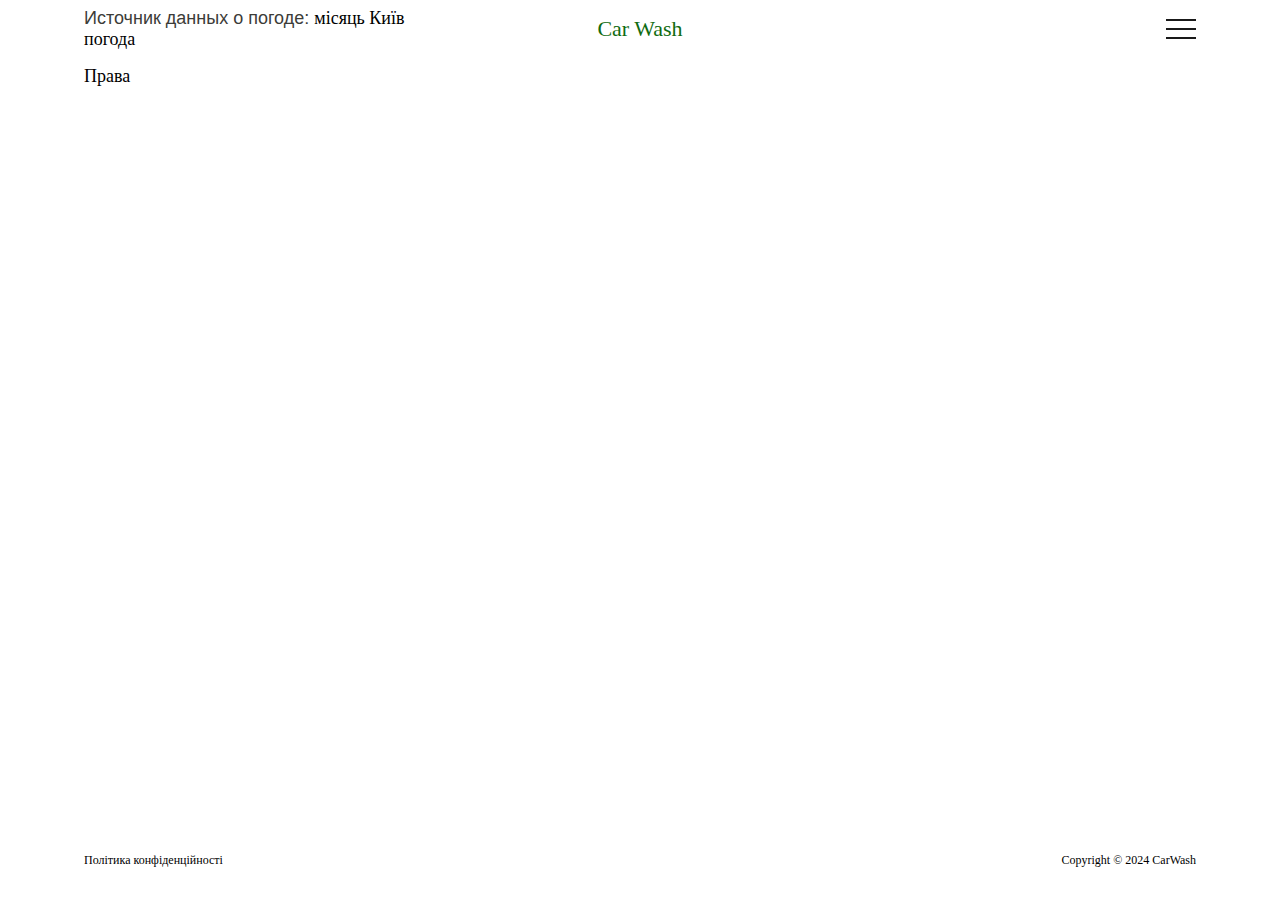
<file: page-privat.html>
<!DOCTYPE html>
<html lang="en">
<head>
    <meta charset="UTF-8">
    <meta name="description" content="Автомийка на пр. Василя Порика 24б. Автомийка, хімчистка, мийка килимів, озонація. Телефонуйте +380634848248">
    <meta name="viewport" content="width=device-width, initial-scale=1.0, maximum-scale=5.0">
    <title>Car Wash</title>
    <link rel="stylesheet" href="style.css">
</head>
<body>
<header>
    <div class="I_I f f_f fac p8t p16b">
        <div class="f_100 f">
            <div class="fs12 c2">
                <div id="id17f842d32458f" a='{"t":"s","v":"1.2","lang":"ru","locs":[1572],"ssot":"c","sics":"ds","cbkg":"rgba(255,255,255,0)","cfnt":"#000000","slfs":"33","slis":"45","slgp":"14"}'>Источник данных о погоде: <a href="https://meteolabs.com.ua/укр/погода_київ/місяць/">місяць Київ погода</a></div><script async src="https://static1.meteolabs.com.ua/widgetjs/?id=id17f842d32458f"></script>
            </div>
        </div>
        <div class="f_100 f _f_">
            <h1 class="fs22 c3 _t_">
                Car Wash
            </h1>
        </div>
        <div class="f_100 f _f">
            <div class="burger" onclick="burgerMenu()">
                <div class="burger__line_1"></div>
                <div class="burger__line_2"></div>
                <div class="burger__line_3"></div>
            </div>
        </div>

    </div>
</header>
<main>
    <div class="page I_I">
        <h2>
            Права
        </h2>
    </div>
    <div class="nav_menu I_I _f_ fac">
        <ul class="f fc g32">
            <li class="f">
                <a class="fs16 p32l p32r f_auto _bb" href="index.html">
                    Головна
                </a>
            </li>
            <li class="f">
                <a class="fs16 p32l p32r f_auto _bb" href="page-list.html">
                    Автомийка
                </a>
            </li>
            <li class="f">
                <a class="fs16 p32l p32r f_auto _bb" href="page-list.html">
                    Хімчистка
                </a>
            </li>
            <li class="f">
                <a class="fs16 p32l p32r f_auto _bb" href="page-carpet.html">
                    Миття килимів
                </a>
            </li>
            <li class="f">
                <a class="fs16 p32l p32r f_auto _bb" href="page-ozonation.html">
                    Озонація
                </a>
            </li>
            <li class="f">
                <a class="fs16 p32l p32r f_auto _bb" href="page-price.html">
                    Прайс
                </a>
            </li>
            <li class="f">
                <a class="fs16 p32l p32r f_auto _bb" href="page-about.html">
                    Порядок та правила
                </a>
            </li>
            <li class="f">
                <a class="fs16 p32l p32r f_auto _bb" href="page-cafe.html">
                    Кафе
                </a>
            </li>
            <li class="f">
                <a class="fs16 p32l p32r f_auto _bb" href="page-about#responsibility.html">
                    Відповідальність
                </a>
            </li>
        </ul>
    </div>
</main>

<footer>
    <div class="I_I f f_f fac p8t p32b">
        <a class="f fs12" href="page-private.html">
            Політика конфіденційності
        </a>
        <a href="page-calculator.html" class="f fs12">
            Copyright © 2024 CarWash
        </a>
    </div>
</footer>
<script src="script.js"></script>
</body>
</html>
</file>
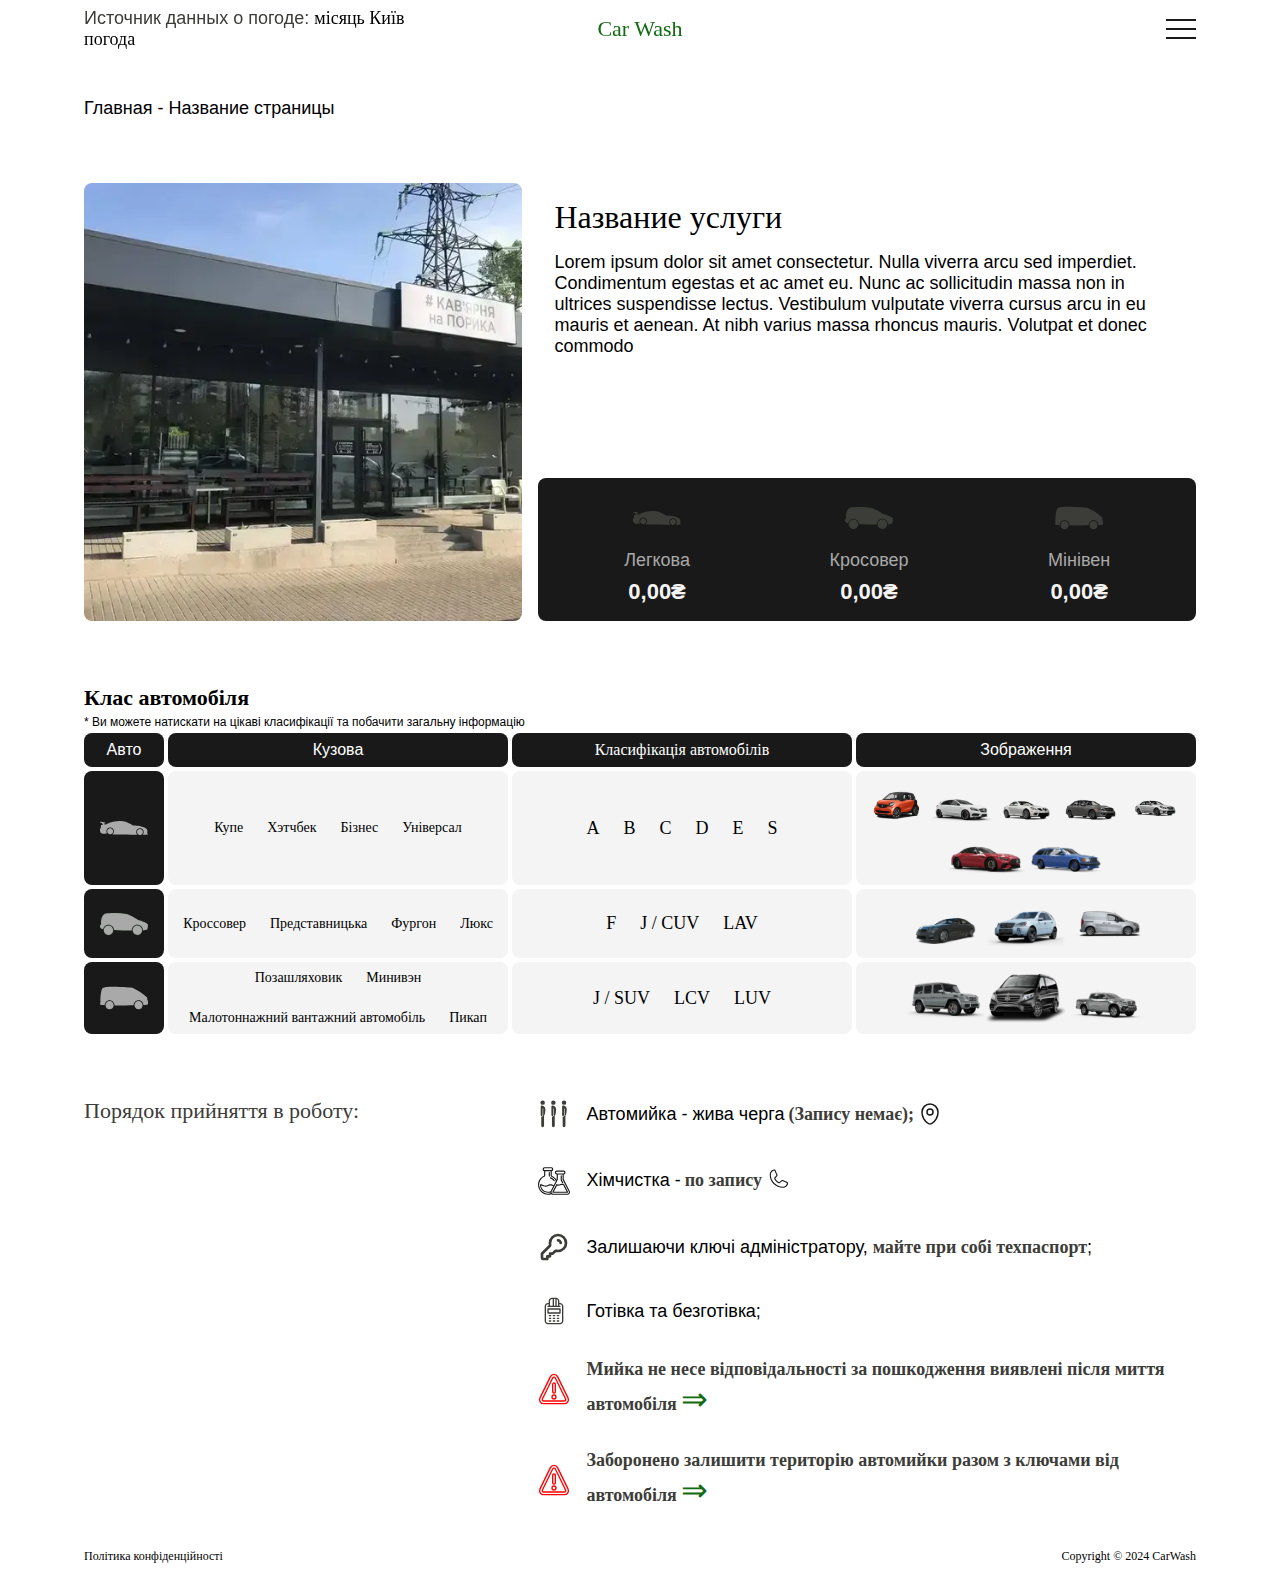
<file: page-single.html>
<!DOCTYPE html>
<html lang="en">
<head>
    <meta charset="UTF-8">
    <meta name="description" content="Автомийка на пр. Василя Порика 24б. Автомийка, хімчистка, мийка килимів, озонація. Телефонуйте +380634848248">
    <meta name="viewport" content="width=device-width, initial-scale=1.0, maximum-scale=5.0">
    <title>Car Wash</title>
    <link rel="stylesheet" href="style.css">
</head>
<body>
<header>
    <div class="I_I f f_f fac p8t p16b">
        <div class="f_100 f">
            <div class="fs12 c2">
                <div id="id17f842d32458f" a='{"t":"s","v":"1.2","lang":"ru","locs":[1572],"ssot":"c","sics":"ds","cbkg":"rgba(255,255,255,0)","cfnt":"#000000","slfs":"33","slis":"45","slgp":"14"}'>Источник данных о погоде: <a href="https://meteolabs.com.ua/укр/погода_київ/місяць/">місяць Київ погода</a></div><script async src="https://static1.meteolabs.com.ua/widgetjs/?id=id17f842d32458f"></script>
            </div>
        </div>
        <div class="f_100 f _f_">
            <h1 class="fs22 c3 _t_">
                Car Wash
            </h1>
        </div>
        <div class="f_100 f _f">
            <div class="burger" onclick="burgerMenu()">
                <div class="burger__line_1"></div>
                <div class="burger__line_2"></div>
                <div class="burger__line_3"></div>
            </div>
        </div>

    </div>
</header>

<main>
    <div class="page I_I fc">
        <section class="p32t p32b">
            Главная - Название страницы
        </section>
        <section class="f fw512 w g16 p32t p32b">
            <div class="f f_40">
                <img width="512px" class="br8" src="images/cafe_1.webp" alt="img of service">
            </div>
            <div class="f f_60 fc w f_f g16">
                <div class="f fc g16 p16">
                    <h2 class="fs32">
                        Название услуги
                    </h2>
                    <p class="f_auto">
                        Lorem ipsum dolor sit amet consectetur. Nulla viverra arcu sed imperdiet. Condimentum egestas et ac amet eu. Nunc ac sollicitudin massa non in ultrices suspendisse lectus. Vestibulum vulputate viverra cursus arcu in eu mauris et aenean. At nibh varius massa rhoncus mauris. Volutpat et donec commodo
                    </p>
                </div>
                <div class="f _f_f_ w fac b1 br8 p16">
                    <div class="f fc fac g8">
                        <svg alt="Легкова" fill="#3C3C38" version="1.1" id="Capa_1" xmlns="http://www.w3.org/2000/svg" xmlns:xlink="http://www.w3.org/1999/xlink" width="48px" height="48px" viewBox="0 0 324.018 324.017" xml:space="preserve"><g id="SVGRepo_bgCarrier" stroke-width="0"></g><g id="SVGRepo_tracerCarrier" stroke-linecap="round" stroke-linejoin="round"></g><g id="SVGRepo_iconCarrier"> <g> <g> <path d="M317.833,197.111c3.346-11.148,2.455-20.541-2.65-27.945c-9.715-14.064-31.308-15.864-35.43-16.076l-8.077-4.352 l-0.528-0.217c-8.969-2.561-42.745-3.591-47.805-3.733c-7.979-3.936-14.607-7.62-20.475-10.879 c-20.536-11.413-34.107-18.958-72.959-18.958c-47.049,0-85.447,20.395-90.597,23.25c-2.812,0.212-5.297,0.404-7.646,0.59 l-6.455-8.733l7.34,0.774c2.91,0.306,4.267-1.243,3.031-3.459c-1.24-2.216-4.603-4.262-7.519-4.57l-23.951-2.524 c-2.91-0.305-4.267,1.243-3.026,3.459c1.24,2.216,4.603,4.262,7.519,4.57l3.679,0.386l8.166,11.05 c-13.823,1.315-13.823,2.139-13.823,4.371c0,18.331-2.343,22.556-2.832,23.369L0,164.443v19.019l2.248,2.89 c-0.088,2.775,0.823,5.323,2.674,7.431c5.981,6.804,19.713,7.001,21.256,7.001c4.634,0,14.211-2.366,20.78-4.153 c-0.456-0.781-0.927-1.553-1.3-2.392c-0.36-0.809-0.603-1.668-0.885-2.517c-0.811-2.485-1.362-5.096-1.362-7.845 c0-14.074,11.449-25.516,25.515-25.516s25.52,11.446,25.52,25.521c0,6.068-2.221,11.578-5.773,15.964 c-0.753,0.927-1.527,1.828-2.397,2.641c-1.022,0.958-2.089,1.859-3.254,2.641c29.332,0.109,112.164,0.514,168.708,1.771 c-0.828-0.823-1.533-1.771-2.237-2.703c-0.652-0.854-1.222-1.75-1.761-2.688c-2.164-3.744-3.5-8.025-3.5-12.655 c0-14.069,11.454-25.513,25.518-25.513c14.064,0,25.518,11.449,25.518,25.513c0,5.126-1.553,9.875-4.152,13.878 c-0.605,0.922-1.326,1.755-2.04,2.594c-0.782,0.922-1.616,1.781-2.527,2.584c5.209,0.155,9.699,0.232,13.546,0.232 c19.563,0,23.385-1.688,23.861-5.018C324.114,202.108,324.472,199.602,317.833,197.111z"></path> <path d="M52.17,195.175c3.638,5.379,9.794,8.922,16.756,8.922c0.228,0,0.44-0.062,0.663-0.073c2.576-0.083,5.043-0.61,7.291-1.574 c1.574-0.678,2.996-1.6,4.332-2.636c4.782-3.702,7.927-9.429,7.927-15.933c0-11.144-9.066-20.216-20.212-20.216 s-20.213,9.072-20.213,20.216c0,2.263,0.461,4.411,1.149,6.446c0.288,0.85,0.616,1.673,1.015,2.471 C51.279,193.606,51.667,194.434,52.17,195.175z"></path> <path d="M269.755,209.068c2.656,0,5.173-0.549,7.503-1.481c1.589-0.642,3.06-1.491,4.422-2.495 c1.035-0.767,1.988-1.616,2.863-2.559c3.34-3.604,5.432-8.389,5.432-13.681c0-11.144-9.071-20.21-20.215-20.21 s-20.216,9.066-20.216,20.21c0,4.878,1.812,9.3,4.702,12.801c0.818,0.989,1.719,1.89,2.708,2.713 c1.311,1.088,2.729,2.024,4.293,2.755C263.836,208.333,266.704,209.068,269.755,209.068z"></path> </g> </g> </g></svg>
                        <span class="c6">
                            Легкова
                        </span>
                        <span class="c5 fw700 fs22">
                            0,00₴
                        </span>
                    </div>
                    <div class="f fc fac g8">
                        <svg alt="Кросовер, Універсал, Представницька, Каблук" style="transform: scaleX(-1);" fill="#3C3C38" version="1.1" id="Capa_1" xmlns="http://www.w3.org/2000/svg" xmlns:xlink="http://www.w3.org/1999/xlink" width="48px" height="48px" viewBox="0 0 483.119 483.119" xml:space="preserve" transform="matrix(1, 0, 0, 1, 0, 0)rotate(0)" stroke="#116C11"><g id="SVGRepo_bgCarrier" stroke-width="0"></g><g id="SVGRepo_tracerCarrier" stroke-linecap="round" stroke-linejoin="round"></g><g id="SVGRepo_iconCarrier"> <g> <g> <path d="M51.596,305.781c-0.006-0.321-0.044-0.638-0.044-0.95c0-30.665,24.95-55.607,55.603-55.607 c30.655,0,55.605,24.955,55.605,55.607c0,1.118-0.104,2.208-0.166,3.303c61.037-0.706,127.083-3.647,179.589-6.553 c1.695-29.15,25.876-52.357,55.435-52.357c26.798,0,49.219,19.044,54.457,44.314c38.744-7.546,29.991-24.08,30.597-33.955 c0.649-10.703-14.391-10.703-10.468-21.403c3.928-10.7-0.657-90.584-46.45-101.286c-45.788-10.698-168.131-7.133-211.307,4.995 s-107.942,57.769-117.754,59.2c-9.814,1.425-88.317,28.535-94.858,42.802c-6.546,14.267,6.541,56.348,6.541,56.348 C19.617,302.707,34.374,304.507,51.596,305.781z"></path> <path d="M107.155,257.066c-26.377,0-47.752,21.392-47.752,47.757c0,0.505,0.06,0.99,0.076,1.486 c0.793,25.676,21.811,46.266,47.685,46.266c25.23,0,45.845-19.588,47.588-44.374c0.078-1.126,0.172-2.235,0.172-3.386 C154.917,278.458,133.532,257.066,107.155,257.066z"></path> <path d="M397.617,257.066c-25.127,0-45.673,19.429-47.568,44.07c-0.084,1.226-0.185,2.444-0.185,3.694 c0,26.377,21.392,47.753,47.753,47.753c26.381,0,47.757-21.38,47.757-47.753c0-3.435-0.377-6.784-1.066-10.015 C439.707,273.253,420.556,257.066,397.617,257.066z"></path> </g> </g> </g></svg>
                        <span class="c6">
                            Кросовер
                        </span>
                        <span class="c5 fw700 fs22">
                            0,00₴
                        </span>
                    </div>
                    <div class="f fc fac g8">
                        <svg alt="Мінівен, Позашляховик, Фургон" fill="#3C3C38" version="1.1" id="Capa_1" xmlns="http://www.w3.org/2000/svg" xmlns:xlink="http://www.w3.org/1999/xlink" width="48px" height="48px" viewBox="0 0 470.918 470.917" xml:space="preserve"><g id="SVGRepo_bgCarrier" stroke-width="0"></g><g id="SVGRepo_tracerCarrier" stroke-linecap="round" stroke-linejoin="round"></g><g id="SVGRepo_iconCarrier"> <g> <g> <path d="M26.055,303.708c6.083,0.661,12.884,1.242,20.207,1.764c0.289-26.148,21.628-47.348,47.847-47.348 c26.403,0,47.881,21.483,47.881,47.876c0,0.854-0.088,1.672-0.126,2.518c61.288,0.536,130.929-0.613,188.283-1.924 c0-0.2-0.032-0.393-0.032-0.594c0-26.393,21.476-47.876,47.877-47.876c25.768,0,46.778,20.47,47.776,45.993 c9.63-0.249,16.49-0.409,19.628-0.409c26.822,0,25.512,0.653,25.512-24.862c0-25.511-6.54-21.588-6.54-21.588 c0-41.861-3.924-23.545-33.362-53.104c-29.446-29.547-111.875-69.875-111.875-69.875s-266.258-23.552-292.424,3.925 C0.541,165.68,3.805,283.43,3.805,283.43C-11.894,307.635,26.055,303.708,26.055,303.708z"></path> <path d="M94.108,265.974c-22.091,0-39.996,17.9-40.022,39.981c0,0.017,0,0.024,0,0.036c0,22.113,17.923,40.034,40.03,40.034 c21.273,0,38.5-16.643,39.778-37.594c0.048-0.829,0.244-1.603,0.244-2.44C134.139,283.899,116.214,265.974,94.108,265.974z"></path> <path d="M377.982,265.974c-22.101,0-40.026,17.925-40.026,40.025c0,0.148,0.041,0.269,0.041,0.409 c0.229,21.909,18.013,39.626,39.978,39.626c22.109,0,40.034-17.922,40.034-40.035c0-0.572-0.145-1.102-0.168-1.671 C416.943,283.017,399.519,265.974,377.982,265.974z"></path> </g> </g> </g></svg>
                        <span class="c6">
                            Мінівен
                        </span>
                        <span class="c5 fw700 fs22">
                            0,00₴
                        </span>
                    </div>
                </div>
            </div>
        </section>
        <section class="f fc g4 p32t p32b">
            <h3 class="fs22 fw700">
                Клас автомобіля
            </h3>
            <div class="fs12">
                * Ви можете натискати на цікаві класифікації та побачити загальну інформацію
            </div>
            <div class="wrap-text f fc g4">
                <div class="w f f_f g4">
                    <div class="f _f_ fac f_80 fs16 br8 b1 c4">
                        Авто
                    </div>
                    <div class="f _f_ fac f_96 p8 fs16 br8 b1 c4">
                        Кузова
                    </div>
                    <div class="f _f_ fac f_96 p8 fs16 br8 b1">
                        <a class="fs16 c4" target="_blank" href="https://ru.wikipedia.org/wiki/Системы_классификации_легкового_автотранспорта#Классификация_Европейской_экономической_комиссии">
                            Класифікація автомобілів
                        </a>
                    </div>
                    <div class="f _f_ fac f_96 p8 fs16 br8 b1 c4">
                        Зображення
                    </div>
                </div>
                <div class="w f f_f g4">
                    <div class="f _f_ fac f_80 fs16 br8 b1">
                        <svg fill="var(--c6)" version="1.1" id="Capa_1" xmlns="http://www.w3.org/2000/svg" xmlns:xlink="http://www.w3.org/1999/xlink" width="48px" height="48px" viewBox="0 0 324.018 324.017" xml:space="preserve"><g id="SVGRepo_bgCarrier" stroke-width="0"></g><g id="SVGRepo_tracerCarrier" stroke-linecap="round" stroke-linejoin="round"></g><g id="SVGRepo_iconCarrier"> <g> <g> <path d="M317.833,197.111c3.346-11.148,2.455-20.541-2.65-27.945c-9.715-14.064-31.308-15.864-35.43-16.076l-8.077-4.352 l-0.528-0.217c-8.969-2.561-42.745-3.591-47.805-3.733c-7.979-3.936-14.607-7.62-20.475-10.879 c-20.536-11.413-34.107-18.958-72.959-18.958c-47.049,0-85.447,20.395-90.597,23.25c-2.812,0.212-5.297,0.404-7.646,0.59 l-6.455-8.733l7.34,0.774c2.91,0.306,4.267-1.243,3.031-3.459c-1.24-2.216-4.603-4.262-7.519-4.57l-23.951-2.524 c-2.91-0.305-4.267,1.243-3.026,3.459c1.24,2.216,4.603,4.262,7.519,4.57l3.679,0.386l8.166,11.05 c-13.823,1.315-13.823,2.139-13.823,4.371c0,18.331-2.343,22.556-2.832,23.369L0,164.443v19.019l2.248,2.89 c-0.088,2.775,0.823,5.323,2.674,7.431c5.981,6.804,19.713,7.001,21.256,7.001c4.634,0,14.211-2.366,20.78-4.153 c-0.456-0.781-0.927-1.553-1.3-2.392c-0.36-0.809-0.603-1.668-0.885-2.517c-0.811-2.485-1.362-5.096-1.362-7.845 c0-14.074,11.449-25.516,25.515-25.516s25.52,11.446,25.52,25.521c0,6.068-2.221,11.578-5.773,15.964 c-0.753,0.927-1.527,1.828-2.397,2.641c-1.022,0.958-2.089,1.859-3.254,2.641c29.332,0.109,112.164,0.514,168.708,1.771 c-0.828-0.823-1.533-1.771-2.237-2.703c-0.652-0.854-1.222-1.75-1.761-2.688c-2.164-3.744-3.5-8.025-3.5-12.655 c0-14.069,11.454-25.513,25.518-25.513c14.064,0,25.518,11.449,25.518,25.513c0,5.126-1.553,9.875-4.152,13.878 c-0.605,0.922-1.326,1.755-2.04,2.594c-0.782,0.922-1.616,1.781-2.527,2.584c5.209,0.155,9.699,0.232,13.546,0.232 c19.563,0,23.385-1.688,23.861-5.018C324.114,202.108,324.472,199.602,317.833,197.111z"></path> <path d="M52.17,195.175c3.638,5.379,9.794,8.922,16.756,8.922c0.228,0,0.44-0.062,0.663-0.073c2.576-0.083,5.043-0.61,7.291-1.574 c1.574-0.678,2.996-1.6,4.332-2.636c4.782-3.702,7.927-9.429,7.927-15.933c0-11.144-9.066-20.216-20.212-20.216 s-20.213,9.072-20.213,20.216c0,2.263,0.461,4.411,1.149,6.446c0.288,0.85,0.616,1.673,1.015,2.471 C51.279,193.606,51.667,194.434,52.17,195.175z"></path> <path d="M269.755,209.068c2.656,0,5.173-0.549,7.503-1.481c1.589-0.642,3.06-1.491,4.422-2.495 c1.035-0.767,1.988-1.616,2.863-2.559c3.34-3.604,5.432-8.389,5.432-13.681c0-11.144-9.071-20.21-20.215-20.21 s-20.216,9.066-20.216,20.21c0,4.878,1.812,9.3,4.702,12.801c0.818,0.989,1.719,1.89,2.708,2.713 c1.311,1.088,2.729,2.024,4.293,2.755C263.836,208.333,266.704,209.068,269.755,209.068z"></path> </g> </g> </g></svg>
                    </div>
                    <div class="f _f_ fac f_96 p8 fs16 br8 b5 g24 fw">
                        <a class="fs14" target="_blank" href="https://ru.wikipedia.org/wiki/Купе_(кузов)">Купе</a>
                        <a class="fs14" target="_blank" href="https://ru.wikipedia.org/wiki/Хэтчбек">Хэтчбек</a>
                        <a class="fs14" target="_blank" href="https://ru.wikipedia.org/wiki/E-класс">Бізнес</a>
                        <a class="fs14" target="_blank" href="https://ru.wikipedia.org/wiki/Универсал_(кузов)">Універсал</a>
                    </div>
                    <div class="f _f_ fac f_96 p8 fs16 br8 b5 g24 fw">
                        <a target="_blank" href="https://ru.wikipedia.org/wiki/A-класс">A</a>
                        <a target="_blank" href="https://ru.wikipedia.org/wiki/B-класс">B</a>
                        <a target="_blank" href="https://ru.wikipedia.org/wiki/C-класс">C</a>
                        <a target="_blank" href="https://ru.wikipedia.org/wiki/D-класс">D</a>
                        <a target="_blank" href="https://ru.wikipedia.org/wiki/E-класс">E</a>
                        <a target="_blank" href="https://ru.wikipedia.org/wiki/Купе_(кузов)">S</a>
                    </div>
                    <div class="f _f_ fac f_96 p8 fs16 br8 b5 fw">
                        <a target="_blank" href="https://ru.wikipedia.org/wiki/A-класс" class="w80 f _f_ fac f_64">
                            <img width="96" height="96" class="f p8" width="64" height="64" src="images/car_a.webp" alt="Хэтчбек">
                        </a>
                        <a target="_blank" href="https://ru.wikipedia.org/wiki/B-класс" class="w80 f _f_ fac f_64">
                            <img width="96" height="96" class="f" src="images/car_b.webp" alt="Малий середній класс">
                        </a>
                        <a target="_blank" href="https://ru.wikipedia.org/wiki/C-класс" class="w80 f _f_ fac f_64">
                            <img width="96" height="96" class="f" src="images/car_c.webp" alt="Середній класс">
                        </a>
                        <a target="_blank" href="https://ru.wikipedia.org/wiki/D-класс" class="w80 f _f_ fac f_64">
                            <img width="96" height="96" class="f" src="images/car_d.webp" alt="Повний середній класс">
                        </a>
                        <a target="_blank" href="https://ru.wikipedia.org/wiki/E-класс" class="w80 f _f_ fac f_64">
                            <img width="96" height="96" class="f p8 h w" src="images/car_e.webp" alt="Бізнес класс">
                        </a>
                        <a target="_blank" href="https://ru.wikipedia.org/wiki/Купе_(кузов)" class="w80 f _f_ fac f_64">
                            <img width="96" height="96" class="f" src="images/car_s.webp" alt="Купе">
                        </a>
                        <a target="_blank" href="https://ru.wikipedia.org/wiki/Универсал_(кузов)" class="w80 f _f_ fac f_64">
                            <img width="96" height="96" class="f" src="images/car_w.webp" alt="Универсал">
                        </a>
                    </div>
                </div>
                <div class="w f f_f g4">
                    <div class="f _f_ fac f_80 fs16 br8 b1">
                        <svg style="transform: scaleX(-1);" fill="var(--c6)" version="1.1" id="Capa_1" xmlns="http://www.w3.org/2000/svg" xmlns:xlink="http://www.w3.org/1999/xlink" width="48px" height="48px" viewBox="0 0 483.119 483.119" xml:space="preserve" transform="matrix(1, 0, 0, 1, 0, 0)rotate(0)" stroke="#116C11"><g id="SVGRepo_bgCarrier" stroke-width="0"></g><g id="SVGRepo_tracerCarrier" stroke-linecap="round" stroke-linejoin="round"></g><g id="SVGRepo_iconCarrier"> <g> <g> <path d="M51.596,305.781c-0.006-0.321-0.044-0.638-0.044-0.95c0-30.665,24.95-55.607,55.603-55.607 c30.655,0,55.605,24.955,55.605,55.607c0,1.118-0.104,2.208-0.166,3.303c61.037-0.706,127.083-3.647,179.589-6.553 c1.695-29.15,25.876-52.357,55.435-52.357c26.798,0,49.219,19.044,54.457,44.314c38.744-7.546,29.991-24.08,30.597-33.955 c0.649-10.703-14.391-10.703-10.468-21.403c3.928-10.7-0.657-90.584-46.45-101.286c-45.788-10.698-168.131-7.133-211.307,4.995 s-107.942,57.769-117.754,59.2c-9.814,1.425-88.317,28.535-94.858,42.802c-6.546,14.267,6.541,56.348,6.541,56.348 C19.617,302.707,34.374,304.507,51.596,305.781z"></path> <path d="M107.155,257.066c-26.377,0-47.752,21.392-47.752,47.757c0,0.505,0.06,0.99,0.076,1.486 c0.793,25.676,21.811,46.266,47.685,46.266c25.23,0,45.845-19.588,47.588-44.374c0.078-1.126,0.172-2.235,0.172-3.386 C154.917,278.458,133.532,257.066,107.155,257.066z"></path> <path d="M397.617,257.066c-25.127,0-45.673,19.429-47.568,44.07c-0.084,1.226-0.185,2.444-0.185,3.694 c0,26.377,21.392,47.753,47.753,47.753c26.381,0,47.757-21.38,47.757-47.753c0-3.435-0.377-6.784-1.066-10.015 C439.707,273.253,420.556,257.066,397.617,257.066z"></path> </g> </g> </g></svg>
                    </div>
                    <div class="f _f_ fac f_96 p8 fs16 br8 b5 g24 fw">
                        <a class="fs14" target="_blank" href="https://ru.wikipedia.org/wiki/Кроссовер_(тип_автомобиля)">Кроссовер</a>
                        <a class="fs14" target="_blank" href="https://ru.wikipedia.org/wiki/F-класс">Представницька</a>
                        <a class="fs14" target="_blank" href="https://ru.wikipedia.org/wiki/Фургон_(автомобиль)">Фургон</a>
                        <a class="fs14" target="_blank" href="https://ru.wikipedia.org/wiki/F-класс">Люкс</a>
                    </div>
                    <div class="f _f_ fac f_96 p8 fs16 br8 b5 g24 fw">
                        <a target="_blank" href="https://ru.wikipedia.org/wiki/F-класс">F</a>
                        <a target="_blank" href="https://ru.wikipedia.org/wiki/Кроссовер_(тип_автомобиля)">J / CUV</a>
                        <a target="_blank" href="https://en.wikipedia.org/wiki/Minivan#Leisure_activity_vehicle">LAV</a>
                    </div>
                    <div class="f _f_ fac f_96 p8 fs16 br8 b5 fw">
                        <a target="_blank" href="https://ru.wikipedia.org/wiki/F-класс" class="w80 f _f_ fac f_64">
                            <img width="96" height="96" class="f" src="images/car_f.webp" alt="Представницька">
                        </a>
                        <a target="_blank" href="https://ru.wikipedia.org/wiki/Кроссовер_(тип_автомобиля)" class="w80 f _f_ fac f_64">
                            <img width="96" height="96" class="f" src="images/car_cuv.webp" alt="Кроссовер">
                        </a>
                        <a target="_blank" href="https://en.wikipedia.org/wiki/Minivan#Leisure_activity_vehicle" class="w80 f _f_ fac f_64">
                            <img width="96" height="96" class="f" src="images/car_lav.webp" alt="Фургон">
                        </a>
                    </div>
                </div>
                <div class="w f f_f g4">
                    <div class="f _f_ fac f_80 fs16 br8 b1">
                        <svg fill="var(--c6)" version="1.1" id="Capa_1" xmlns="http://www.w3.org/2000/svg" xmlns:xlink="http://www.w3.org/1999/xlink" width="48px" height="48px" viewBox="0 0 470.918 470.917" xml:space="preserve"><g id="SVGRepo_bgCarrier" stroke-width="0"></g><g id="SVGRepo_tracerCarrier" stroke-linecap="round" stroke-linejoin="round"></g><g id="SVGRepo_iconCarrier"> <g> <g> <path d="M26.055,303.708c6.083,0.661,12.884,1.242,20.207,1.764c0.289-26.148,21.628-47.348,47.847-47.348 c26.403,0,47.881,21.483,47.881,47.876c0,0.854-0.088,1.672-0.126,2.518c61.288,0.536,130.929-0.613,188.283-1.924 c0-0.2-0.032-0.393-0.032-0.594c0-26.393,21.476-47.876,47.877-47.876c25.768,0,46.778,20.47,47.776,45.993 c9.63-0.249,16.49-0.409,19.628-0.409c26.822,0,25.512,0.653,25.512-24.862c0-25.511-6.54-21.588-6.54-21.588 c0-41.861-3.924-23.545-33.362-53.104c-29.446-29.547-111.875-69.875-111.875-69.875s-266.258-23.552-292.424,3.925 C0.541,165.68,3.805,283.43,3.805,283.43C-11.894,307.635,26.055,303.708,26.055,303.708z"></path> <path d="M94.108,265.974c-22.091,0-39.996,17.9-40.022,39.981c0,0.017,0,0.024,0,0.036c0,22.113,17.923,40.034,40.03,40.034 c21.273,0,38.5-16.643,39.778-37.594c0.048-0.829,0.244-1.603,0.244-2.44C134.139,283.899,116.214,265.974,94.108,265.974z"></path> <path d="M377.982,265.974c-22.101,0-40.026,17.925-40.026,40.025c0,0.148,0.041,0.269,0.041,0.409 c0.229,21.909,18.013,39.626,39.978,39.626c22.109,0,40.034-17.922,40.034-40.035c0-0.572-0.145-1.102-0.168-1.671 C416.943,283.017,399.519,265.974,377.982,265.974z"></path> </g> </g> </g></svg>
                    </div>
                    <div class="f _f_ fac f_96 p8 fs16 br8 b5 g24 fw">
                        <a target="_blank" class="fs14" href="https://ru.wikipedia.org/wiki/SUV">Позашляховик</a>
                        <a target="_blank" class="fs14" href="https://ru.wikipedia.org/wiki/Минивэн">Минивэн</a>
                        <a target="_blank" class="fs14 _t_" href="https://ru.wikipedia.org/wiki/Малотоннажный_грузовой_автомобиль">Малотоннажний вантажний автомобіль</a>
                        <a target="_blank" class="fs14" href="https://ru.wikipedia.org/wiki/Пикап_(кузов)">Пикап</a>
                    </div>
                    <div class="f _f_ fac f_96 p8 fs16 br8 b5 g24 fw">
                        <a target="_blank" href="https://ru.wikipedia.org/wiki/SUV">J / SUV</a>
                        <a target="_blank" href="https://ru.wikipedia.org/wiki/Малотоннажный_грузовой_автомобиль">LCV</a>
                        <a target="_blank" href="https://ru.wikipedia.org/wiki/Пикап_(кузов)">LUV</a>
                    </div>
                    <div class="f _f_ fac f_96 p8 fs16 br8 b5 fw">
                        <a target="_blank" href="https://ru.wikipedia.org/wiki/SUV" class="w80 f _f_ fac f_64">
                            <img width="96" height="96" class="f" src="images/car_suv.webp" alt="Позашляховик">
                        </a>
                        <a target="_blank" href="https://ru.wikipedia.org/wiki/Малотоннажный_грузовой_автомобиль" class="w80 f _f_ fac f_64">
                            <img width="96" height="96" class="f" src="images/car_lcv.webp" alt="Минивэн">
                        </a>
                        <a target="_blank" href="https://ru.wikipedia.org/wiki/Пикап_(кузов)" class="w80 f _f_ fac f_64">
                            <img width="96" height="96" class="f" src="images/car_luv.webp" alt="Пикап">
                        </a>
                    </div>
                </div>
            </div>

        </section>
        <section class="f fw512 g16 p32t p32b">
            <div class="f f_40">
                <h3 class="c2 fs22">
                    Порядок прийняття в роботу:
                </h3>
            </div>
            <ul class="f f_60 fc w f_f g32">
                <li class="f g16 fac">
                    <svg class="f_32" fill="#3C3C38" height="32px" width="32px" version="1.1" id="_x31_" xmlns="http://www.w3.org/2000/svg" xmlns:xlink="http://www.w3.org/1999/xlink" viewBox="0 0 128 128" xml:space="preserve"><g id="SVGRepo_bgCarrier" stroke-width="0"></g><g id="SVGRepo_tracerCarrier" stroke-linecap="round" stroke-linejoin="round"></g><g id="SVGRepo_iconCarrier"> <g> <circle cx="104.1" cy="18.5" r="8.9"></circle> <path d="M115,44.6c0-7.5-5.5-13.6-12.5-14.8c0,0-0.9-0.1-1.1-0.1c-2.8,0-5,2.2-5,5c0,0.1,0,33.4,0,33.4c0,2.1,1.8,3.9,3.9,3.9 c2.1,0,3.9-1.8,3.9-3.9V43.1c0-0.7,0.4-1.1,1.1-1.1c0.7,0,1.1,0.4,1.1,1.1v25.1c0,1.4-0.6,2.8-1.3,3.9c-1.1,1.3-2.8,2.2-4.8,2.2 c-0.6,0-1.1-0.1-1.7-0.2v37c0,3.1,2.5,5.6,5.6,5.6c3.1,0,5.6-2.5,5.6-5.6V70c1.4-1.1,2.6-2.8,3-4.6c1.4-6.1,2.2-12.6,2.2-19.2 C115.1,45.9,115,44.7,115,44.6z"></path> </g> <g> <circle cx="61.4" cy="18.5" r="8.9"></circle> <path d="M72.2,44.6c0-7.5-5.5-13.6-12.5-14.8c0,0-0.9-0.1-1.1-0.1c-2.8,0-5,2.2-5,5c0,0.1,0,33.4,0,33.4c0,2.1,1.8,3.9,3.9,3.9 c2.1,0,3.9-1.8,3.9-3.9V43.1c0-0.7,0.4-1.1,1.1-1.1c0.7,0,1.1,0.4,1.1,1.1v25.1c0,1.4-0.6,2.8-1.3,3.9c-1.1,1.3-2.8,2.2-4.8,2.2 c-0.6,0-1.1-0.1-1.7-0.2v37c0,3.1,2.5,5.6,5.6,5.6c3.1,0,5.6-2.5,5.6-5.6V70c1.4-1.1,2.6-2.8,3-4.6c1.4-6.1,2.2-12.6,2.2-19.2 C72.3,45.9,72.2,44.7,72.2,44.6z"></path> </g> <g> <circle cx="18.6" cy="18.5" r="8.9"></circle> <path d="M29.4,44.6c0-7.5-5.5-13.6-12.5-14.8c0,0-0.9-0.1-1.1-0.1c-2.8,0-5,2.2-5,5c0,0.1,0,33.4,0,33.4c0,2.1,1.8,3.9,3.9,3.9 c2.1,0,3.9-1.8,3.9-3.9V43.1c0-0.7,0.4-1.1,1.1-1.1c0.7,0,1.1,0.4,1.1,1.1v25.1c0,1.4-0.6,2.8-1.3,3.9c-1.1,1.3-2.8,2.2-4.8,2.2 c-0.6,0-1.1-0.1-1.7-0.2v37c0,3.1,2.5,5.6,5.6,5.6c3.1,0,5.6-2.5,5.6-5.6V70c1.4-1.1,2.6-2.8,3-4.6c1.4-6.1,2.2-12.6,2.2-19.2 C29.5,45.9,29.4,44.7,29.4,44.6z"></path> </g> </g></svg>
                    <span class="f_auto f g4 fac">
                        Автомийка - жива черга
                        <mark class="">(Запису немає);</mark>
                        <a target="_blank" aria-label="Місце розташування на карті" href="https://maps.app.goo.gl/mzVQ4Dwrour8oLVT7" class="f g8">
                            <svg width="24px" height="24px" viewBox="0 0 24 24" fill="none" xmlns="http://www.w3.org/2000/svg"><g id="SVGRepo_bgCarrier" stroke-width="0"></g><g id="SVGRepo_tracerCarrier" stroke-linecap="round" stroke-linejoin="round"></g><g id="SVGRepo_iconCarrier"> <path d="M4 10.1433C4 5.64588 7.58172 2 12 2C16.4183 2 20 5.64588 20 10.1433C20 14.6055 17.4467 19.8124 13.4629 21.6744C12.5343 22.1085 11.4657 22.1085 10.5371 21.6744C6.55332 19.8124 4 14.6055 4 10.1433Z" stroke="#191919" stroke-width="1.5"></path> <circle cx="12" cy="10" r="3" stroke="#191919" stroke-width="1.5"></circle> </g></svg>
                        </a>
                    </span>

                </li>
                <li class="f g16 fac">
                    <svg fill="#191919" height="32px" width="32px" version="1.1" id="Layer_1" xmlns="http://www.w3.org/2000/svg" xmlns:xlink="http://www.w3.org/1999/xlink" viewBox="0 0 512.001 512.001" xml:space="preserve"><g id="SVGRepo_bgCarrier" stroke-width="0"></g><g id="SVGRepo_tracerCarrier" stroke-linecap="round" stroke-linejoin="round"></g><g id="SVGRepo_iconCarrier"> <g> <g> <path d="M266.174,246.646c-15.194-22.849-36.7-39.938-62.192-49.421c-4.74-1.765-10.018,0.65-11.782,5.393 c-1.765,4.744,0.649,10.019,5.393,11.783c21.844,8.125,40.282,22.786,53.322,42.393c1.764,2.654,4.673,4.09,7.638,4.09 c1.743,0,3.505-0.496,5.065-1.534C267.832,256.546,268.977,250.859,266.174,246.646z"></path> </g> </g> <g> <g> <path d="M180.894,110.946c-5.06,0-9.163,4.102-9.163,9.163v57.078c0,5.06,4.102,9.163,9.163,9.163c5.06,0,9.163-4.102,9.163-9.163 v-57.078C190.057,115.048,185.954,110.946,180.894,110.946z"></path> </g> </g> <g> <g> <path d="M507.217,414.801l-95.521-185.274v-76.57c16.172-1.501,28.876-15.142,28.876-31.698c0-17.557-14.284-31.841-31.841-31.841 H302.234c-17.557,0-31.841,14.284-31.841,31.841c0,16.556,12.703,30.195,28.875,31.697v76.57l-3.459,6.707 c-17.412-29.019-43.937-52.142-75.211-65.274V97.654c13.596-3.626,23.643-16.042,23.643-30.766 c0-17.557-14.283-31.841-31.841-31.841H105.904c-17.557,0-31.841,14.284-31.841,31.841c0,14.726,10.052,27.146,23.653,30.768 v73.298c-27.564,11.527-51.177,30.453-68.572,55.037C10.078,252.937,0,284.684,0,317.802c0,87.755,71.395,159.151,159.151,159.151 c19.03,0,37.562-3.321,55.184-9.855c7.527,6.303,17.088,9.852,27.294,9.852h227.709c14.987,0,28.59-7.641,36.391-20.438 S514.085,428.121,507.217,414.801z M288.719,121.26c0-7.452,6.063-13.516,13.516-13.516h106.498 c7.454,0,13.516,6.063,13.516,13.516c0,7.452-6.063,13.516-13.516,13.516H302.235C294.783,134.775,288.719,128.712,288.719,121.26 z M92.388,66.889c0-7.452,6.062-13.516,13.516-13.516h106.499c7.452,0,13.516,6.063,13.516,13.516s-6.062,13.516-13.516,13.516 H105.904C98.45,80.404,92.388,74.342,92.388,66.889z M159.155,458.629c-77.656-0.002-140.83-63.176-140.83-140.827 c0-29.305,8.913-57.392,25.778-81.224c16.5-23.32,39.313-40.886,65.97-50.803c3.588-1.335,5.968-4.76,5.968-8.587V98.73h86.232 v78.457c0,3.828,2.379,7.252,5.966,8.587c33.63,12.519,61.626,37.947,77.43,70.131l-34.87,67.635 c-2.847-1.211-5.54-2.558-8.314-3.955c-10.196-5.131-21.752-10.946-43.724-10.946c-21.981,0-33.536,5.816-43.729,10.95 c-9.584,4.824-17.861,8.992-35.489,8.992c-17.628,0-25.906-4.167-35.489-8.992c-10.194-5.132-21.749-10.95-43.729-10.95 c-5.06,0-9.163,4.102-9.163,9.163c0,70.575,57.417,127.992,127.992,127.992c13.817,0,27.257-2.171,40.131-6.448 c0.507,4.238,1.648,8.415,3.445,12.4C188.73,456.314,174.12,458.629,159.155,458.629z M203.748,414.801 c-0.666,1.291-1.24,2.608-1.767,3.938c-13.539,5.79-27.928,8.73-42.831,8.73c-57.222,0-104.349-44.054-109.246-100.026 c11.427,1.225,18.25,4.66,25.907,8.515c10.194,5.132,21.749,10.95,43.729,10.95c21.981,0,33.535-5.816,43.729-10.95 c9.584-4.824,17.861-8.992,35.489-8.992c17.622,0,25.9,4.166,35.485,8.99c2.61,1.313,5.268,2.646,8.134,3.914L203.748,414.801z M490.08,446.974c-4.446,7.295-12.2,11.649-20.743,11.649H241.628c-8.542,0-16.297-4.355-20.743-11.649 c-4.446-7.294-4.763-16.183-0.849-23.775l96.538-187.249c0.669-1.299,1.019-2.738,1.019-4.199v-78.65h75.778v78.65 c0,1.461,0.349,2.9,1.019,4.199l96.539,187.249C494.844,430.792,494.527,439.68,490.08,446.974z"></path> </g> </g> <g> <g> <path d="M404.694,282.597l-23.54-45.658V174.48c0-5.06-4.101-9.163-9.163-9.163c-5.062,0-9.163,4.102-9.163,9.163v64.68 c0,1.461,0.349,2.9,1.019,4.199l24.558,47.634c1.626,3.156,4.831,4.966,8.151,4.966c1.414,0,2.849-0.329,4.192-1.02 C405.247,292.621,407.014,287.095,404.694,282.597z"></path> </g> </g> <g> <g> <path d="M479.581,429.194c-0.017-0.034-0.04-0.081-0.059-0.115l-59.477-115.363c-0.924-1.792-2.414-3.23-4.237-4.089 c-1.159-0.546-2.282-1.112-3.405-1.677c-7.101-3.573-15.147-7.622-30.516-7.622c-15.385,0-23.433,4.054-30.533,7.63 c-6.288,3.168-11.255,5.669-22.275,5.669c-11.031,0-15.999-2.5-22.289-5.665c-0.738-0.371-1.477-0.743-2.223-1.111 c-4.482-2.201-9.901-0.412-12.186,4.024l-60.883,118.107c-1.945,3.663-1.814,7.793,0.335,11.295 c1.007,1.659,3.977,5.518,9.789,5.518h227.712c5.81,0,8.769-3.826,9.798-5.532C480.143,438.594,482.125,434.282,479.581,429.194z M252.896,427.469v-0.001l51.681-100.256c5.906,2.566,13.237,4.738,24.505,4.738c15.374,0,23.42-4.052,30.518-7.627 c6.291-3.169,11.26-5.671,22.29-5.671c11.017,0,15.986,2.501,22.275,5.666c0.329,0.165,0.656,0.33,0.985,0.495l52.925,102.657 H252.896z"></path> </g> </g> </g></svg>
                    <span class="f_auto f fac g4">
                        Хімчистка - <mark>по запису</mark>
                        <a target="_blank" aria-label="Зв'яжіться з ними для запису та уточнення" href="tel:+380634848248" class="c3 fs32">
                            <svg xmlns="http://www.w3.org/2000/svg" width="25" height="24" viewBox="0 0 25 24" fill="none">
                                <path d="M21.2741 15.0281L16.8453 13.0434C16.6447 12.9575 16.4257 12.9229 16.2083 12.9429C15.9909 12.9628 15.782 13.0367 15.6003 13.1578C15.5819 13.1697 15.5644 13.1828 15.5478 13.1972L13.2331 15.1659C13.2091 15.179 13.1824 15.1863 13.155 15.1873C13.1277 15.1883 13.1005 15.1829 13.0756 15.1716C11.5878 14.4534 10.0466 12.9216 9.32564 11.4544C9.31363 11.4299 9.30739 11.4029 9.30739 11.3756C9.30739 11.3483 9.31363 11.3214 9.32564 11.2969L11.3009 8.95312C11.3151 8.93579 11.3283 8.91764 11.3403 8.89874C11.4598 8.7164 11.5319 8.50719 11.5502 8.29C11.5685 8.0728 11.5325 7.85446 11.4453 7.65468L9.4747 3.23343C9.36279 2.97244 9.16925 2.75478 8.92313 2.61313C8.67701 2.47147 8.39159 2.41346 8.1097 2.44781C6.8846 2.60886 5.76006 3.2105 4.94622 4.14027C4.13238 5.07005 3.68494 6.26435 3.68751 7.49999C3.68751 14.8406 9.65939 20.8125 17 20.8125C18.2356 20.8149 19.4298 20.3673 20.3595 19.5536C21.2893 18.7398 21.8909 17.6153 22.0522 16.3903C22.0865 16.1097 22.0292 15.8256 21.889 15.5802C21.7488 15.3347 21.5332 15.1411 21.2741 15.0281ZM17 19.6875C10.28 19.6875 4.81251 14.22 4.81251 7.49999C4.80938 6.53805 5.15658 5.60787 5.78924 4.88325C6.4219 4.15863 7.29675 3.68914 8.25032 3.56249H8.27189C8.30967 3.5632 8.34635 3.5753 8.37713 3.59722C8.40791 3.61913 8.43136 3.64984 8.44439 3.68531L10.4225 8.10187C10.4338 8.12642 10.4396 8.15313 10.4396 8.18015C10.4396 8.20717 10.4338 8.23387 10.4225 8.25843L8.44345 10.6078C8.42876 10.6246 8.41528 10.6425 8.40314 10.6612C8.2793 10.8503 8.20637 11.0681 8.19143 11.2936C8.17648 11.5191 8.22002 11.7447 8.31782 11.9484C9.14939 13.6509 10.865 15.3534 12.5863 16.185C12.7912 16.2823 13.0178 16.3247 13.2441 16.3083C13.4703 16.2919 13.6885 16.2171 13.8772 16.0912C13.895 16.0791 13.9128 16.0659 13.9297 16.0519L16.2434 14.0831C16.2663 14.0708 16.2915 14.0636 16.3174 14.062C16.3433 14.0604 16.3692 14.0644 16.3934 14.0737L20.8231 16.0584C20.8593 16.0738 20.8897 16.1002 20.9101 16.1339C20.9305 16.1675 20.9397 16.2067 20.9366 16.2459C20.8106 17.1999 20.3415 18.0754 19.6171 18.7088C18.8926 19.3422 17.9623 19.6901 17 19.6875Z" fill="#191919"/>
                            </svg>
                        </a>
                    </span>
                </li>
                <li class="f g16 fac">
                    <svg class="f_32" width="32px" height="32px" viewBox="0 0 24 24" fill="none" xmlns="http://www.w3.org/2000/svg"><g id="SVGRepo_bgCarrier" stroke-width="0"></g><g id="SVGRepo_tracerCarrier" stroke-linecap="round" stroke-linejoin="round"></g><g id="SVGRepo_iconCarrier"> <path d="M17 8.99994C17 8.48812 16.8047 7.9763 16.4142 7.58579C16.0237 7.19526 15.5118 7 15 7M15 15C18.3137 15 21 12.3137 21 9C21 5.68629 18.3137 3 15 3C11.6863 3 9 5.68629 9 9C9 9.27368 9.01832 9.54308 9.05381 9.80704C9.11218 10.2412 9.14136 10.4583 9.12172 10.5956C9.10125 10.7387 9.0752 10.8157 9.00469 10.9419C8.937 11.063 8.81771 11.1823 8.57913 11.4209L3.46863 16.5314C3.29568 16.7043 3.2092 16.7908 3.14736 16.8917C3.09253 16.9812 3.05213 17.0787 3.02763 17.1808C3 17.2959 3 17.4182 3 17.6627V19.4C3 19.9601 3 20.2401 3.10899 20.454C3.20487 20.6422 3.35785 20.7951 3.54601 20.891C3.75992 21 4.03995 21 4.6 21H7V19H9V17H11L12.5791 15.4209C12.8177 15.1823 12.937 15.063 13.0581 14.9953C13.1843 14.9248 13.2613 14.8987 13.4044 14.8783C13.5417 14.8586 13.7588 14.8878 14.193 14.9462C14.4569 14.9817 14.7263 15 15 15Z" stroke="#3C3C38" stroke-width="2" stroke-linecap="round" stroke-linejoin="round"></path> </g></svg>
                    <span class="f_auto">
                        Залишаючи ключі адміністратору, <mark>майте при собі техпаспорт</mark>;
                    </span>
                </li>
                <li class="f g16 fac">
                    <svg class="f_32" fill="#3C3C38" width="32px" height="32px" viewBox="0 0 24 24" xmlns="http://www.w3.org/2000/svg"><g id="SVGRepo_bgCarrier" stroke-width="0"></g><g id="SVGRepo_tracerCarrier" stroke-linecap="round" stroke-linejoin="round"></g><g id="SVGRepo_iconCarrier"> <path d="M13,8 L13,3 L12,3 L12,8 L13,8 L13,8 Z M14,8 L15,8 L15,4.5 C15,3.84689059 14.5825962,3.29127106 14,3.08535285 L14,8 L14,8 Z M11,8 L11,3 L10.5,3 C9.67157288,3 9,3.67157288 9,4.5 L9,8 L11,8 L11,8 Z M16,6 L16.5,6 C17.8807119,6 19,7.11928813 19,8.5 L19,19.508331 C19,20.8890429 17.8807119,22.008331 16.5,22.008331 L7.5,22.008331 C6.11928813,22.008331 5,20.8890429 5,19.508331 L5,8.5 C5,7.11928813 6.11928813,6 7.5,6 L8,6 L8,4.5 C8,3.11928813 9.11928813,2 10.5,2 L13.5,2 C14.8807119,2 16,3.11928813 16,4.5 L16,6 Z M8,7 L7.5,7 C6.67157288,7 6,7.67157288 6,8.5 L6,19.508331 C6,20.3367581 6.67157288,21.008331 7.5,21.008331 L16.5,21.008331 C17.3284271,21.008331 18,20.3367581 18,19.508331 L18,8.5 C18,7.67157288 17.3284271,7 16.5,7 L16,7 L16,8 L16.5,8 C16.7761424,8 17,8.22385763 17,8.5 C17,8.77614237 16.7761424,9 16.5,9 L7.5,9 C7.22385763,9 7,8.77614237 7,8.5 C7,8.22385763 7.22385763,8 7.5,8 L8,8 L8,7 Z M7.5,10 L16.5,10 C16.7761424,10 17,10.2238576 17,10.5 L17,13.5 C17,13.7761424 16.7761424,14 16.5,14 L7.5,14 C7.22385763,14 7,13.7761424 7,13.5 L7,10.5 C7,10.2238576 7.22385763,10 7.5,10 Z M8,11 L8,13 L16,13 L16,11 L8,11 Z M8.5,16 C8.22385763,16 8,15.7761424 8,15.5 C8,15.2238576 8.22385763,15 8.5,15 L9.5,15 C9.77614237,15 10,15.2238576 10,15.5 C10,15.7761424 9.77614237,16 9.5,16 L8.5,16 Z M11.5,16 C11.2238576,16 11,15.7761424 11,15.5 C11,15.2238576 11.2238576,15 11.5,15 L12.5,15 C12.7761424,15 13,15.2238576 13,15.5 C13,15.7761424 12.7761424,16 12.5,16 L11.5,16 Z M14.5,16 C14.2238576,16 14,15.7761424 14,15.5 C14,15.2238576 14.2238576,15 14.5,15 L15.5,15 C15.7761424,15 16,15.2238576 16,15.5 C16,15.7761424 15.7761424,16 15.5,16 L14.5,16 Z M8.5,18 C8.22385763,18 8,17.7761424 8,17.5 C8,17.2238576 8.22385763,17 8.5,17 L9.5,17 C9.77614237,17 10,17.2238576 10,17.5 C10,17.7761424 9.77614237,18 9.5,18 L8.5,18 Z M11.5,18 C11.2238576,18 11,17.7761424 11,17.5 C11,17.2238576 11.2238576,17 11.5,17 L12.5,17 C12.7761424,17 13,17.2238576 13,17.5 C13,17.7761424 12.7761424,18 12.5,18 L11.5,18 Z M14.5,18 C14.2238576,18 14,17.7761424 14,17.5 C14,17.2238576 14.2238576,17 14.5,17 L15.5,17 C15.7761424,17 16,17.2238576 16,17.5 C16,17.7761424 15.7761424,18 15.5,18 L14.5,18 Z M8.5,20 C8.22385763,20 8,19.7761424 8,19.5 C8,19.2238576 8.22385763,19 8.5,19 L9.5,19 C9.77614237,19 10,19.2238576 10,19.5 C10,19.7761424 9.77614237,20 9.5,20 L8.5,20 Z M11.5,20 C11.2238576,20 11,19.7761424 11,19.5 C11,19.2238576 11.2238576,19 11.5,19 L12.5,19 C12.7761424,19 13,19.2238576 13,19.5 C13,19.7761424 12.7761424,20 12.5,20 L11.5,20 Z M14.5,20 C14.2238576,20 14,19.7761424 14,19.5 C14,19.2238576 14.2238576,19 14.5,19 L15.5,19 C15.7761424,19 16,19.2238576 16,19.5 C16,19.7761424 15.7761424,20 15.5,20 L14.5,20 Z"></path> </g></svg>
                    <span class="f_auto">
                        Готівкa та безготівкa;
                    </span>
                </li>
                <li class="f g16 fac">
                    <svg class="f_32" width="32px" height="32px" viewBox="0 0 24 24" fill="none" xmlns="http://www.w3.org/2000/svg" stroke="red"><g id="SVGRepo_bgCaie" stoke-width="0"></g><g id="SVGRepo_taceCaie" stoke-linecap="ound" stoke-linejoin="ound"></g><g id="SVGRepo_iconCaie"> <path fill-ule="evenodd" clip-ule="evenodd" d="M12.8984 3.61441C12.5328 2.86669 11.4672 2.86669 11.1016 3.61441L3.30562 19.5608C2.98083 20.2251 3.46451 21 4.204 21H19.796C20.5355 21 21.0192 20.2251 20.6944 19.5608L12.8984 3.61441ZM9.30485 2.73599C10.4015 0.492834 13.5985 0.492825 14.6952 2.73599L22.4912 18.6824C23.4655 20.6754 22.0145 23 19.796 23H4.204C1.98555 23 0.534479 20.6754 1.50885 18.6824L9.30485 2.73599Z" fill=""></path> <path d="M11 8.49999C11 7.94771 11.4477 7.49999 12 7.49999C12.5523 7.49999 13 7.94771 13 8.49999V14C13 14.5523 12.5523 15 12 15C11.4477 15 11 14.5523 11 14V8.49999Z" fill=""></path> <path d="M13.5 18C13.5 18.8284 12.8285 19.5 12 19.5C11.1716 19.5 10.5 18.8284 10.5 18C10.5 17.1716 11.1716 16.5 12 16.5C12.8285 16.5 13.5 17.1716 13.5 18Z" fill=""></path> </g></svg>
                    <mark class="f_auto">
                        Мийка не несе відповідальності за пошкодження виявлені після миття автомобіля
                        <a href="page-about.html#forbidden" class="c3 fs32">⇒</a>
                    </mark>
                </li>
                <li class="f g16 fac">
                    <svg class="f_32" width="32px" height="32px" viewBox="0 0 24 24" fill="none" xmlns="http://www.w3.org/2000/svg" stroke="red"><g id="SVGRepo_bgCaie" stoke-width="0"></g><g id="SVGRepo_taceCaie" stoke-linecap="ound" stoke-linejoin="ound"></g><g id="SVGRepo_iconCaie"> <path fill-ule="evenodd" clip-ule="evenodd" d="M12.8984 3.61441C12.5328 2.86669 11.4672 2.86669 11.1016 3.61441L3.30562 19.5608C2.98083 20.2251 3.46451 21 4.204 21H19.796C20.5355 21 21.0192 20.2251 20.6944 19.5608L12.8984 3.61441ZM9.30485 2.73599C10.4015 0.492834 13.5985 0.492825 14.6952 2.73599L22.4912 18.6824C23.4655 20.6754 22.0145 23 19.796 23H4.204C1.98555 23 0.534479 20.6754 1.50885 18.6824L9.30485 2.73599Z" fill=""></path> <path d="M11 8.49999C11 7.94771 11.4477 7.49999 12 7.49999C12.5523 7.49999 13 7.94771 13 8.49999V14C13 14.5523 12.5523 15 12 15C11.4477 15 11 14.5523 11 14V8.49999Z" fill=""></path> <path d="M13.5 18C13.5 18.8284 12.8285 19.5 12 19.5C11.1716 19.5 10.5 18.8284 10.5 18C10.5 17.1716 11.1716 16.5 12 16.5C12.8285 16.5 13.5 17.1716 13.5 18Z" fill=""></path> </g></svg>
                    <mark class="f_auto">
                        Заборонено залишити територію автомийки разом з ключами від автомобіля
                        <a href="page-about.html#responsibility" class="c3 fs32">⇒</a>
                    </mark>
                </li>
            </ul>
        </section>
    </div>
    <div class="nav_menu I_I _f_ fac">
        <ul class="f fc g32">
            <li class="f">
                <a class="fs16 p32l p32r f_auto _bb" href="index.html">
                    Головна
                </a>
            </li>
            <li class="f">
                <a class="fs16 p32l p32r f_auto _bb" href="page-list.html">
                    Автомийка
                </a>
            </li>
            <li class="f">
                <a class="fs16 p32l p32r f_auto _bb" href="page-list.html">
                    Хімчистка
                </a>
            </li>
            <li class="f">
                <a class="fs16 p32l p32r f_auto _bb" href="page-carpet.html">
                    Миття килимів
                </a>
            </li>
            <li class="f">
                <a class="fs16 p32l p32r f_auto _bb" href="page-ozonation.html">
                    Озонація
                </a>
            </li>
            <li class="f">
                <a class="fs16 p32l p32r f_auto _bb" href="page-price.html">
                    Прайс
                </a>
            </li>
            <li class="f">
                <a class="fs16 p32l p32r f_auto _bb" href="page-about.html">
                    Порядок та правила
                </a>
            </li>
            <li class="f">
                <a class="fs16 p32l p32r f_auto _bb" href="page-cafe.html">
                    Кафе
                </a>
            </li>
            <li class="f">
                <a class="fs16 p32l p32r f_auto _bb" href="page-about#responsibility.html">
                    Відповідальність
                </a>
            </li>
        </ul>
    </div>
</main>

<footer>
    <div class="I_I f f_f fac p8t p32b">
        <a class="f fs12" href="page-private.html">
            Політика конфіденційності
        </a>
        <a href="page-calculator.html" class="f fs12">
            Copyright © 2024 CarWash
        </a>
    </div>
</footer>
<script src="script.js"></script>
</body>
</html>
</file>
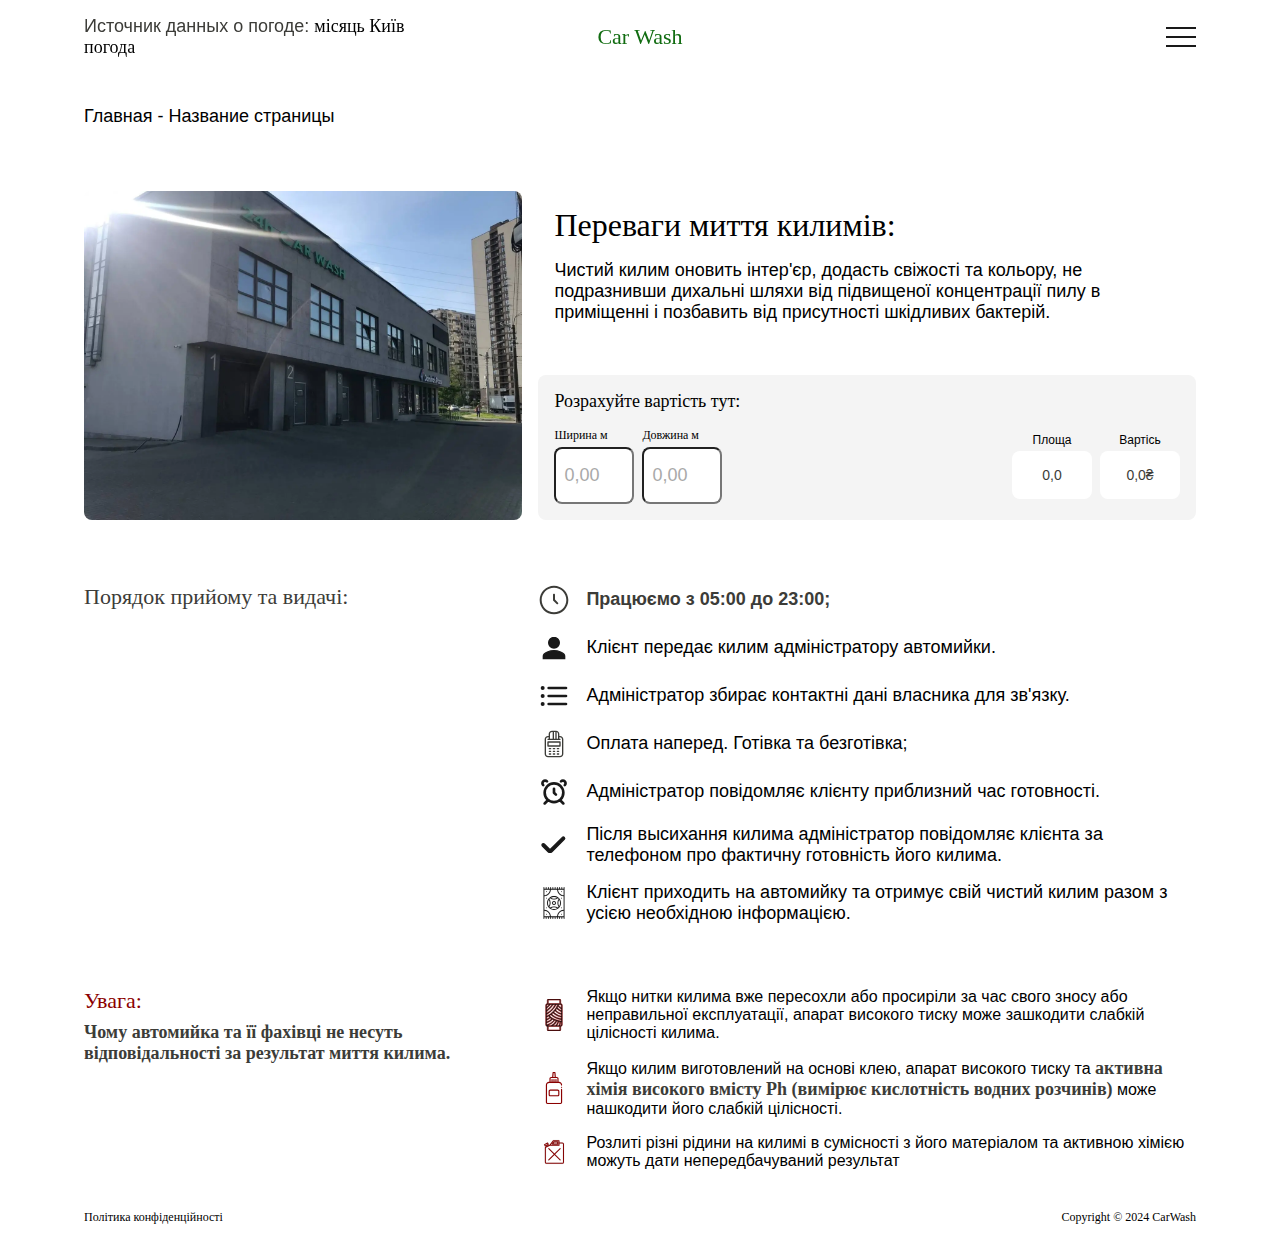
<file: page-single_carpet.html>
<!DOCTYPE html>
<html lang="en">
<head>
    <meta charset="UTF-8">
    <meta name="description" content="Автомийка на пр. Василя Порика 24б. Автомийка, хімчистка, мийка килимів, озонація. Телефонуйте +380634848248">
    <meta name="viewport" content="width=device-width, initial-scale=1.0, maximum-scale=5.0">
    <title>Car Wash</title>
    <link rel="stylesheet" href="style.css">
</head>
<body>
<header>
    <div class="I_I f f_f fac p16t p16b">
        <div class="f_100 f">
            <div class="fs12 c2">
                <div id="id17f842d32458f" a='{"t":"s","v":"1.2","lang":"ru","locs":[1572],"ssot":"c","sics":"ds","cbkg":"rgba(255,255,255,0)","cfnt":"#000000","slfs":"33","slis":"45","slgp":"14"}'>Источник данных о погоде: <a href="https://meteolabs.com.ua/укр/погода_київ/місяць/">місяць Київ погода</a></div><script async src="https://static1.meteolabs.com.ua/widgetjs/?id=id17f842d32458f"></script>
            </div>
        </div>
        <div class="f_100 f _f_">
            <h1 class="fs22 c3 _t_">
                Car Wash
            </h1>
        </div>
        <div class="f_100 f _f">
            <div class="burger" onclick="burgerMenu()">
                <div class="burger__line_1"></div>
                <div class="burger__line_2"></div>
                <div class="burger__line_3"></div>
            </div>
        </div>
    </div>
</header>

<main>
    <div class="page I_I fc">
        <section class="p32t p32b">
            Главная - Название страницы
        </section>
        <section class="f fw512 w g16 p32t p32b">
            <div class="f f_40">
                <img class="br8" src="images/logo_big.webp" alt="img of service">
            </div>
            <div class="f f_60 fc w f_f g16">
                <div class="f fc g16 p16">
                    <h2 class="fs32">
                        Переваги миття килимів:
                    </h2>
                    <p class="f_auto">
                        Чистий килим оновить інтер'єр, додасть свіжості та кольору, не подразнивши дихальні шляхи від підвищеної концентрації пилу в приміщенні і позбавить від присутності шкідливих бактерій.
                    </p>
                </div>
                <div class="f fc b5 br8 p16 g16">
                    <h3>
                        Розрахуйте вартість тут:
                    </h3>
                    <div class="f fac f_f g16">
                        <div class="f g8">
                            <label for="carpet_width" class="f fc g4 fs12">
                                Ширина м
                                <input id="carpet_width" class="f w80" type="number" placeholder="0,00">
                            </label>
                            <label for="carpet_long" class="f fc g4 fs12">
                                Довжина м
                                <input id="carpet_long" class="f w80" type="number" placeholder="0,00">
                            </label>
                        </div>
                        <div class="f fac g8">
                            <div class="f fc fac g4">
                                <div class="fs12">
                                    Площа
                                </div>
                                <div id="res_carpet_count" class="fs14 c2 b4 f w80 p16t p16b br8 f _f_">
                                    0,0
                                </div>
                            </div>
                            <div class="f fc fac g4">
                                <div class="fs12">
                                    Вартісь
                                </div>
                                <div id="res_carpet_price" class="fs14 c2 b4 f w80 p16t p16b br8 f _f_">
                                    0,0₴
                                </div>
                            </div>
                        </div>
                    </div>
                </div>
            </div>
        </section>
        <section class="f fw512 g16 p32t p32b">
            <div class="f f_40">
                <h3 class="c2 fs22">
                    Порядок прийому та видачі:
                </h3>
            </div>
            <ul class="f f_60 fc w f_f g16">
                <li class="f g16 fac">
                    <svg class="f_32" width="32px" height="32px" viewBox="0 0 24 24" fill="none" xmlns="http://www.w3.org/2000/svg" stroke=""><g id="SVGRepo_bgCarrier" stroke-width="0"></g><g id="SVGRepo_tracerCarrier" stroke-linecap="round" stroke-linejoin="round"></g><g id="SVGRepo_iconCarrier"> <path fill-rule="evenodd" clip-rule="evenodd" d="M12 2.75C6.89137 2.75 2.75 6.89137 2.75 12C2.75 17.1086 6.89137 21.25 12 21.25C17.1086 21.25 21.25 17.1086 21.25 12C21.25 6.89137 17.1086 2.75 12 2.75ZM1.25 12C1.25 6.06294 6.06294 1.25 12 1.25C17.9371 1.25 22.75 6.06294 22.75 12C22.75 17.9371 17.9371 22.75 12 22.75C6.06294 22.75 1.25 17.9371 1.25 12ZM12 7.25C12.4142 7.25 12.75 7.58579 12.75 8V11.6893L15.0303 13.9697C15.3232 14.2626 15.3232 14.7374 15.0303 15.0303C14.7374 15.3232 14.2626 15.3232 13.9697 15.0303L11.4697 12.5303C11.329 12.3897 11.25 12.1989 11.25 12V8C11.25 7.58579 11.5858 7.25 12 7.25Z" fill="#3C3C38"></path> </g></svg>
                    <time class="f_auto">
                        Працюємо з 05:00 до 23:00;
                    </time>
                </li>
                <li class="f g16 fac">
                    <svg class="f_32" width="32px" height="32px" viewBox="0 0 24 24" fill="none" xmlns="http://www.w3.org/2000/svg" stroke="#191919"><g id="SVGRepo_bgCarrier" stroke-width="0"></g><g id="SVGRepo_tracerCarrier" stroke-linecap="round" stroke-linejoin="round"></g><g id="SVGRepo_iconCarrier"> <path d="M12 4C9.79 4 8 5.79 8 8C8 10.21 9.79 12 12 12C14.21 12 16 10.21 16 8C16 5.79 14.21 4 12 4Z" fill="#191919"></path> <path d="M4 18C4 15.34 9.33 14 12 14C14.67 14 20 15.34 20 18V20H4V18Z" fill="#191919"></path> </g></svg>
                    <p class="f_auto">
                        Клієнт передає килим адміністратору автомийки.
                    </p>
                </li>
                <li class="f g16 fac">
                    <svg class="f_32" width="32px" height="32px" viewBox="0 0 24 24" fill="none" xmlns="http://www.w3.org/2000/svg" stroke="#191919"><g id="SVGRepo_bgCarrier" stroke-width="0"></g><g id="SVGRepo_tracerCarrier" stroke-linecap="round" stroke-linejoin="round"></g><g id="SVGRepo_iconCarrier"> <path d="M8 6.00067L21 6.00139M8 12.0007L21 12.0015M8 18.0007L21 18.0015M3.5 6H3.51M3.5 12H3.51M3.5 18H3.51M4 6C4 6.27614 3.77614 6.5 3.5 6.5C3.22386 6.5 3 6.27614 3 6C3 5.72386 3.22386 5.5 3.5 5.5C3.77614 5.5 4 5.72386 4 6ZM4 12C4 12.2761 3.77614 12.5 3.5 12.5C3.22386 12.5 3 12.2761 3 12C3 11.7239 3.22386 11.5 3.5 11.5C3.77614 11.5 4 11.7239 4 12ZM4 18C4 18.2761 3.77614 18.5 3.5 18.5C3.22386 18.5 3 18.2761 3 18C3 17.7239 3.22386 17.5 3.5 17.5C3.77614 17.5 4 17.7239 4 18Z" stroke="#191919" stroke-width="2" stroke-linecap="round" stroke-linejoin="round"></path> </g></svg>
                    <p class="f_auto">
                        Адміністратор збирає контактні дані власника для зв'язку.
                    </p>
                </li>
                <li class="f g16 fac">
                    <svg class="f_32" fill="#3C3C38" width="32px" height="32px" viewBox="0 0 24 24" xmlns="http://www.w3.org/2000/svg"><g id="SVGRepo_bgCarrier" stroke-width="0"></g><g id="SVGRepo_tracerCarrier" stroke-linecap="round" stroke-linejoin="round"></g><g id="SVGRepo_iconCarrier"> <path d="M13,8 L13,3 L12,3 L12,8 L13,8 L13,8 Z M14,8 L15,8 L15,4.5 C15,3.84689059 14.5825962,3.29127106 14,3.08535285 L14,8 L14,8 Z M11,8 L11,3 L10.5,3 C9.67157288,3 9,3.67157288 9,4.5 L9,8 L11,8 L11,8 Z M16,6 L16.5,6 C17.8807119,6 19,7.11928813 19,8.5 L19,19.508331 C19,20.8890429 17.8807119,22.008331 16.5,22.008331 L7.5,22.008331 C6.11928813,22.008331 5,20.8890429 5,19.508331 L5,8.5 C5,7.11928813 6.11928813,6 7.5,6 L8,6 L8,4.5 C8,3.11928813 9.11928813,2 10.5,2 L13.5,2 C14.8807119,2 16,3.11928813 16,4.5 L16,6 Z M8,7 L7.5,7 C6.67157288,7 6,7.67157288 6,8.5 L6,19.508331 C6,20.3367581 6.67157288,21.008331 7.5,21.008331 L16.5,21.008331 C17.3284271,21.008331 18,20.3367581 18,19.508331 L18,8.5 C18,7.67157288 17.3284271,7 16.5,7 L16,7 L16,8 L16.5,8 C16.7761424,8 17,8.22385763 17,8.5 C17,8.77614237 16.7761424,9 16.5,9 L7.5,9 C7.22385763,9 7,8.77614237 7,8.5 C7,8.22385763 7.22385763,8 7.5,8 L8,8 L8,7 Z M7.5,10 L16.5,10 C16.7761424,10 17,10.2238576 17,10.5 L17,13.5 C17,13.7761424 16.7761424,14 16.5,14 L7.5,14 C7.22385763,14 7,13.7761424 7,13.5 L7,10.5 C7,10.2238576 7.22385763,10 7.5,10 Z M8,11 L8,13 L16,13 L16,11 L8,11 Z M8.5,16 C8.22385763,16 8,15.7761424 8,15.5 C8,15.2238576 8.22385763,15 8.5,15 L9.5,15 C9.77614237,15 10,15.2238576 10,15.5 C10,15.7761424 9.77614237,16 9.5,16 L8.5,16 Z M11.5,16 C11.2238576,16 11,15.7761424 11,15.5 C11,15.2238576 11.2238576,15 11.5,15 L12.5,15 C12.7761424,15 13,15.2238576 13,15.5 C13,15.7761424 12.7761424,16 12.5,16 L11.5,16 Z M14.5,16 C14.2238576,16 14,15.7761424 14,15.5 C14,15.2238576 14.2238576,15 14.5,15 L15.5,15 C15.7761424,15 16,15.2238576 16,15.5 C16,15.7761424 15.7761424,16 15.5,16 L14.5,16 Z M8.5,18 C8.22385763,18 8,17.7761424 8,17.5 C8,17.2238576 8.22385763,17 8.5,17 L9.5,17 C9.77614237,17 10,17.2238576 10,17.5 C10,17.7761424 9.77614237,18 9.5,18 L8.5,18 Z M11.5,18 C11.2238576,18 11,17.7761424 11,17.5 C11,17.2238576 11.2238576,17 11.5,17 L12.5,17 C12.7761424,17 13,17.2238576 13,17.5 C13,17.7761424 12.7761424,18 12.5,18 L11.5,18 Z M14.5,18 C14.2238576,18 14,17.7761424 14,17.5 C14,17.2238576 14.2238576,17 14.5,17 L15.5,17 C15.7761424,17 16,17.2238576 16,17.5 C16,17.7761424 15.7761424,18 15.5,18 L14.5,18 Z M8.5,20 C8.22385763,20 8,19.7761424 8,19.5 C8,19.2238576 8.22385763,19 8.5,19 L9.5,19 C9.77614237,19 10,19.2238576 10,19.5 C10,19.7761424 9.77614237,20 9.5,20 L8.5,20 Z M11.5,20 C11.2238576,20 11,19.7761424 11,19.5 C11,19.2238576 11.2238576,19 11.5,19 L12.5,19 C12.7761424,19 13,19.2238576 13,19.5 C13,19.7761424 12.7761424,20 12.5,20 L11.5,20 Z M14.5,20 C14.2238576,20 14,19.7761424 14,19.5 C14,19.2238576 14.2238576,19 14.5,19 L15.5,19 C15.7761424,19 16,19.2238576 16,19.5 C16,19.7761424 15.7761424,20 15.5,20 L14.5,20 Z"></path> </g></svg>
                    <p class="f_auto">
                        Оплата наперед. Готівкa та безготівкa;
                    </p>
                </li>
                <li class="f g16 fac">
                    <svg class="f_32" width="32px" height="32px" viewBox="0 0 24 24" fill="none" xmlns="http://www.w3.org/2000/svg" stroke="#191919"><g id="SVGRepo_bgCarrier" stroke-width="0"></g><g id="SVGRepo_tracerCarrier" stroke-linecap="round" stroke-linejoin="round"></g><g id="SVGRepo_iconCarrier"> <path d="M18.9997 20.5815L16.4179 18.0113M4.9997 20.5815L7.58154 18.0113M11.9997 9.58148V12.5815L13.4416 13.9998M6.74234 3.99735C6.36727 3.62228 5.85856 3.41156 5.32812 3.41156C4.79769 3.41156 4.28898 3.62228 3.91391 3.99735C3.53884 4.37242 3.32813 4.88113 3.32812 5.41156C3.32812 5.942 3.53884 6.4507 3.91391 6.82578M20.0858 6.82413C20.4609 6.44905 20.6716 5.94035 20.6716 5.40991C20.6716 4.87948 20.4609 4.37077 20.0858 3.9957C19.7107 3.62063 19.202 3.40991 18.6716 3.40991C18.1411 3.40991 17.6324 3.62063 17.2574 3.9957M18.9997 12.5815C18.9997 16.4475 15.8657 19.5815 11.9997 19.5815C8.1337 19.5815 4.9997 16.4475 4.9997 12.5815C4.9997 8.71549 8.1337 5.58149 11.9997 5.58149C15.8657 5.58149 18.9997 8.71549 18.9997 12.5815Z" stroke="#191919" stroke-width="2" stroke-linecap="round" stroke-linejoin="round"></path> </g></svg>
                    <p class="f_auto">
                        Адміністратор повідомляє клієнту приблизний час готовності.
                    </p>
                </li>
                <li class="f g16 fac">
                    <svg class="f_32" width="32px" height="32px" viewBox="0 0 24 24" fill="none" xmlns="http://www.w3.org/2000/svg" stroke="#191919"><g id="SVGRepo_bgCarrier" stroke-width="0"></g><g id="SVGRepo_tracerCarrier" stroke-linecap="round" stroke-linejoin="round"></g><g id="SVGRepo_iconCarrier"> <path fill-rule="evenodd" clip-rule="evenodd" d="M19.7071 6.29289C20.0976 6.68342 20.0976 7.31658 19.7071 7.70711L10.4142 17C9.63316 17.7811 8.36683 17.781 7.58579 17L3.29289 12.7071C2.90237 12.3166 2.90237 11.6834 3.29289 11.2929C3.68342 10.9024 4.31658 10.9024 4.70711 11.2929L9 15.5858L18.2929 6.29289C18.6834 5.90237 19.3166 5.90237 19.7071 6.29289Z" fill="#191919"></path> </g></svg>
                    <p class="f_auto">
                        Після высихання килима адміністратор повідомляє клієнта за телефоном про фактичну готовність його килима.
                    </p>
                </li>
                <li class="f g16 fac">
                    <svg class="f_32" fill="#191919" height="32px" width="32px" version="1.1" id="Layer_1" xmlns="http://www.w3.org/2000/svg" xmlns:xlink="http://www.w3.org/1999/xlink" viewBox="0 0 512.001 512.001" xml:space="preserve" stroke="#191919"><g id="SVGRepo_bgCarrier" stroke-width="0"></g><g id="SVGRepo_tracerCarrier" stroke-linecap="round" stroke-linejoin="round"></g><g id="SVGRepo_iconCarrier"> <g> <g> <g> <path d="M256.005,224.187c-17.35,0-31.466,14.115-31.466,31.466c0,17.349,14.115,31.465,31.466,31.465 c17.35,0,31.465-14.115,31.466-31.465C287.471,238.302,273.356,224.187,256.005,224.187z M256.005,273.063 c-9.6,0-17.411-7.81-17.411-17.41c0-9.6,7.811-17.411,17.411-17.411c9.6,0,17.411,7.811,17.411,17.411 C273.416,265.253,265.606,273.063,256.005,273.063z"></path> <path d="M367.406,255.653c-0.001-24.604-7.86-47.928-22.73-67.452c-6.109-8.018-13.25-15.159-21.216-21.218 c-19.504-14.879-42.83-22.744-67.455-22.744c-24.611,0-47.935,7.865-67.451,22.741c-7.992,6.089-15.132,13.229-21.219,21.219 c-14.879,19.518-22.744,42.843-22.744,67.453c0,24.616,7.865,47.938,22.739,67.434c6.09,8.009,13.234,15.152,21.222,21.223 c19.517,14.879,42.842,22.743,67.453,22.743c24.626,0,47.952-7.865,67.446-22.738c8.001-6.084,15.143-13.226,21.228-21.228 C359.547,303.577,367.406,280.259,367.406,255.653z M256.004,158.294c18.174,0,35.525,4.918,50.75,14.272 c-15.234,9.351-32.588,14.269-50.75,14.269c-18.171,0-35.525-4.917-50.75-14.265 C220.485,163.214,237.837,158.294,256.004,158.294z M172.92,306.393c-9.354-15.221-14.273-32.571-14.273-50.74 c0-18.165,4.919-35.517,14.275-50.747c9.35,15.234,14.266,32.587,14.266,50.747C187.187,273.818,182.271,291.169,172.92,306.393z M256.005,352.998c-18.165,0-35.517-4.919-50.75-14.276c15.225-9.349,32.578-14.265,50.75-14.265 c18.162,0,35.516,4.918,50.75,14.269C291.535,348.08,274.181,352.998,256.005,352.998z M318.952,329.89 c-18.565-12.759-40.206-19.488-62.948-19.488c-22.754,0-44.396,6.729-62.95,19.488c-4.068-3.447-7.846-7.225-11.3-11.301 c12.758-18.553,19.487-40.191,19.487-62.936c0-22.741-6.729-44.382-19.485-62.945c3.453-4.069,7.233-7.848,11.302-11.302 c18.553,12.757,40.194,19.484,62.945,19.484c22.741,0,44.383-6.729,62.948-19.488c4.062,3.445,7.84,7.225,11.3,11.303 c-12.766,18.559-19.498,40.201-19.498,62.948c0,22.752,6.732,44.39,19.498,62.937C326.803,322.66,323.024,326.438,318.952,329.89 z M324.809,255.653c0-18.165,4.919-35.518,14.275-50.747c9.35,15.234,14.268,32.587,14.268,50.747 c-0.001,18.165-4.918,35.515-14.268,50.74C329.728,291.173,324.809,273.823,324.809,255.653z"></path> <path d="M424.264,476.236c0.006-0.114,0.018-0.225,0.018-0.34V35.424h-0.002c0-0.008,0.001-0.015,0.001-0.022V7.027 c0-3.88-3.147-7.027-7.027-7.027c-3.88,0-7.027,3.147-7.027,7.027v21.353h-21.779V7.027c0-3.88-3.147-7.027-7.027-7.027 s-7.027,3.147-7.027,7.027v21.353h-21.78V7.027c0-3.88-3.147-7.027-7.027-7.027c-3.88,0-7.027,3.147-7.027,7.027v21.353h-21.779 V7.027c0-3.88-3.147-7.027-7.027-7.027s-7.027,3.147-7.027,7.027v21.353h-21.78V7.027c0-3.88-3.147-7.027-7.027-7.027 c-3.88,0-7.027,3.147-7.027,7.027v21.353h-21.78V7.027c0-3.88-3.147-7.027-7.027-7.027c-3.88,0-7.027,3.147-7.027,7.027v21.353 h-21.779V7.027c0-3.88-3.147-7.027-7.027-7.027c-3.88,0-7.027,3.147-7.027,7.027v21.353h-21.78V7.027 c0-3.88-3.147-7.027-7.027-7.027c-3.88,0-7.027,3.147-7.027,7.027v21.353H137.61V7.027c0-3.88-3.147-7.027-7.027-7.027 c-3.88,0-7.027,3.147-7.027,7.027v21.353h-21.779V7.027C101.777,3.147,98.63,0,94.75,0c-3.88,0-7.027,3.147-7.027,7.027v28.301 c0,0.027-0.003,0.053-0.003,0.08v440.488c0,0.131,0.013,0.26,0.02,0.39c-0.005,0.104-0.015,0.206-0.015,0.312v28.376 c0,3.88,3.147,7.027,7.027,7.027c3.88,0,7.027-3.147,7.027-7.027v-22.049h21.78v22.049c0,3.88,3.147,7.027,7.027,7.027 c3.88,0,7.027-3.147,7.027-7.027v-22.049h21.779v22.049c0,3.88,3.147,7.027,7.027,7.027c3.88,0,7.027-3.147,7.027-7.027v-22.049 h21.78v22.049c0,3.88,3.147,7.027,7.027,7.027s7.027-3.147,7.027-7.027v-22.049h21.779v22.049c0,3.88,3.147,7.027,7.027,7.027 c3.88,0,7.027-3.147,7.027-7.027v-22.049h21.78v22.049c0,3.88,3.147,7.027,7.027,7.027s7.027-3.147,7.027-7.027v-22.049h21.78 v22.049c0,3.88,3.147,7.027,7.027,7.027c3.88,0,7.027-3.147,7.027-7.027v-22.049h21.779v22.049c0,3.88,3.147,7.027,7.027,7.027 s7.027-3.147,7.027-7.027v-22.049h21.78v22.049c0,3.88,3.147,7.027,7.027,7.027c3.88,0,7.027-3.147,7.027-7.027v-22.049h21.779 v22.049c0,3.88,3.147,7.027,7.027,7.027s7.027-3.147,7.027-7.027v-28.376C424.282,476.476,424.271,476.357,424.264,476.236z M101.772,42.435h90.051c-3.45,48.082-41.962,86.588-90.051,90.037V42.435z M101.772,468.869v-90.037 c48.089,3.449,86.599,41.955,90.051,90.037H101.772z M306.065,468.869H205.93c-3.494-55.84-48.311-100.651-104.158-104.145 V146.58c55.847-3.493,100.664-48.305,104.158-104.145h100.135c3.494,55.84,48.311,100.651,104.158,104.145v218.144 C354.376,368.216,309.559,413.029,306.065,468.869z M410.224,468.869h-90.051c3.45-48.082,41.962-86.588,90.051-90.037V468.869z M410.224,132.472c-48.089-3.449-86.599-41.955-90.051-90.037h90.051V132.472z"></path> <path d="M139.724,69.319c-0.386-0.258-0.796-0.469-1.218-0.644c-0.422-0.176-0.867-0.316-1.312-0.41 c-0.902-0.176-1.839-0.176-2.752,0c-0.445,0.094-0.89,0.234-1.312,0.41c-0.422,0.176-0.832,0.386-1.206,0.644 c-0.387,0.258-0.75,0.55-1.078,0.867c-0.316,0.328-0.609,0.691-0.867,1.078c-0.258,0.375-0.469,0.785-0.644,1.206 c-0.176,0.422-0.316,0.867-0.41,1.312c-0.082,0.457-0.129,0.925-0.129,1.382c0,0.457,0.047,0.914,0.129,1.37 c0.094,0.445,0.234,0.89,0.41,1.312c0.176,0.422,0.386,0.832,0.644,1.218c0.258,0.386,0.55,0.738,0.867,1.066 c0.328,0.316,0.691,0.621,1.078,0.867c0.375,0.258,0.785,0.48,1.206,0.656s0.867,0.305,1.312,0.398 c0.457,0.094,0.925,0.141,1.382,0.141c0.458,0,0.915-0.047,1.37-0.141c0.445-0.094,0.89-0.223,1.312-0.398 s0.832-0.398,1.218-0.656c0.386-0.246,0.738-0.55,1.066-0.867c1.312-1.312,2.061-3.127,2.061-4.966 c0-1.85-0.75-3.666-2.061-4.978C140.462,69.87,140.111,69.577,139.724,69.319z"></path> <path d="M369.692,77.846c0.176,0.422,0.398,0.832,0.644,1.218c0.258,0.375,0.55,0.738,0.878,1.066 c0.316,0.316,0.679,0.621,1.066,0.867c0.375,0.258,0.785,0.48,1.218,0.656c0.422,0.176,0.867,0.305,1.312,0.398 c0.457,0.094,0.914,0.141,1.37,0.141c1.851,0,3.666-0.75,4.966-2.061c0.328-0.328,0.621-0.691,0.878-1.066 c0.258-0.386,0.468-0.796,0.644-1.218c0.176-0.422,0.316-0.867,0.398-1.312c0.094-0.457,0.141-0.914,0.141-1.37 c0-0.457-0.047-0.925-0.141-1.382c-0.082-0.445-0.223-0.89-0.398-1.312c-0.176-0.422-0.387-0.832-0.644-1.218 c-0.258-0.375-0.55-0.738-0.878-1.066c-1.628-1.628-4.052-2.378-6.336-1.921c-0.445,0.094-0.89,0.234-1.312,0.41 c-0.433,0.176-0.843,0.386-1.218,0.644c-0.386,0.258-0.75,0.55-1.066,0.867c-0.328,0.328-0.621,0.691-0.878,1.066 c-0.246,0.386-0.468,0.796-0.644,1.218c-0.176,0.422-0.305,0.867-0.398,1.312c-0.094,0.457-0.141,0.925-0.141,1.382 c0,0.457,0.047,0.914,0.141,1.37C369.388,76.979,369.517,77.424,369.692,77.846z"></path> <path d="M139.724,430.298c-0.386-0.258-0.796-0.468-1.218-0.656c-0.422-0.176-0.867-0.305-1.312-0.398 c-0.902-0.176-1.839-0.176-2.752,0c-0.445,0.094-0.89,0.223-1.312,0.398c-0.422,0.187-0.832,0.398-1.206,0.656 c-0.387,0.258-0.75,0.55-1.078,0.867c-0.316,0.328-0.609,0.691-0.867,1.066c-0.258,0.387-0.469,0.796-0.644,1.218 c-0.176,0.422-0.316,0.867-0.41,1.312c-0.082,0.457-0.129,0.914-0.129,1.382c0,0.457,0.047,0.914,0.129,1.37 c0.094,0.445,0.234,0.89,0.41,1.312c0.176,0.422,0.386,0.832,0.644,1.218c0.258,0.386,0.55,0.738,0.867,1.066 c0.328,0.316,0.691,0.621,1.078,0.867c0.375,0.258,0.785,0.48,1.206,0.656c0.422,0.176,0.867,0.305,1.312,0.398 c0.457,0.094,0.925,0.141,1.382,0.141c0.458,0,0.915-0.047,1.37-0.141c0.445-0.094,0.89-0.223,1.312-0.398 s0.832-0.398,1.218-0.656c0.386-0.246,0.738-0.55,1.066-0.867c1.312-1.312,2.061-3.127,2.061-4.966 c0-1.851-0.75-3.666-2.061-4.978C140.462,430.848,140.111,430.555,139.724,430.298z"></path> <path d="M369.692,438.824c0.176,0.422,0.398,0.832,0.644,1.218c0.258,0.375,0.55,0.738,0.878,1.066 c0.316,0.316,0.679,0.609,1.066,0.867c0.375,0.258,0.785,0.48,1.218,0.656c0.422,0.176,0.867,0.305,1.312,0.398 c0.457,0.094,0.914,0.141,1.37,0.141c1.851,0,3.666-0.761,4.966-2.061c0.328-0.328,0.621-0.691,0.878-1.066 c0.258-0.387,0.468-0.796,0.644-1.218c0.176-0.422,0.316-0.867,0.398-1.312c0.094-0.457,0.141-0.914,0.141-1.37 c0-0.457-0.047-0.925-0.141-1.382c-0.082-0.445-0.223-0.89-0.398-1.312c-0.176-0.422-0.387-0.832-0.644-1.218 c-0.258-0.375-0.55-0.738-0.878-1.066c-1.628-1.628-4.052-2.378-6.336-1.921c-0.445,0.094-0.89,0.223-1.312,0.398 c-0.433,0.176-0.843,0.398-1.218,0.656c-0.386,0.246-0.75,0.55-1.066,0.867c-0.328,0.328-0.621,0.691-0.878,1.066 c-0.246,0.387-0.468,0.796-0.644,1.218c-0.176,0.422-0.305,0.867-0.398,1.312c-0.094,0.457-0.141,0.925-0.141,1.382 s0.047,0.914,0.141,1.37C369.388,437.957,369.517,438.402,369.692,438.824z"></path> <path d="M139.724,172.315c-0.386-0.258-0.796-0.48-1.218-0.656s-0.867-0.305-1.312-0.398c-0.902-0.176-1.839-0.176-2.752,0 c-0.445,0.094-0.89,0.223-1.312,0.398s-0.832,0.398-1.206,0.656c-0.387,0.246-0.75,0.55-1.078,0.867 c-0.316,0.328-0.609,0.679-0.867,1.066c-0.258,0.386-0.469,0.796-0.644,1.218c-0.176,0.422-0.316,0.867-0.41,1.312 c-0.082,0.457-0.129,0.914-0.129,1.37c0,0.457,0.047,0.925,0.129,1.382c0.094,0.445,0.234,0.89,0.41,1.312 c0.176,0.422,0.386,0.832,0.644,1.206c0.258,0.386,0.55,0.75,0.867,1.078c0.328,0.316,0.691,0.609,1.078,0.867 c0.375,0.258,0.785,0.469,1.206,0.644s0.867,0.316,1.312,0.41c0.457,0.082,0.925,0.129,1.382,0.129 c0.458,0,0.915-0.047,1.37-0.129c0.445-0.094,0.89-0.234,1.312-0.41c0.422-0.176,0.832-0.386,1.218-0.644 c0.386-0.258,0.738-0.55,1.066-0.867c1.312-1.312,2.061-3.127,2.061-4.978c0-1.839-0.75-3.654-2.061-4.966 C140.462,172.866,140.111,172.561,139.724,172.315z"></path> <path d="M372.281,183.992c0.375,0.258,0.785,0.48,1.218,0.656c0.422,0.176,0.867,0.305,1.312,0.398s0.914,0.129,1.37,0.129 c1.851,0,3.666-0.75,4.966-2.05c1.312-1.312,2.061-3.115,2.061-4.966c0-0.468-0.047-0.925-0.141-1.382 c-0.082-0.445-0.223-0.89-0.398-1.312c-0.176-0.422-0.386-0.832-0.644-1.218c-0.258-0.375-0.55-0.738-0.878-1.066 c-1.628-1.628-4.052-2.378-6.336-1.921c-0.445,0.094-0.89,0.223-1.312,0.398c-0.433,0.176-0.843,0.398-1.218,0.656 c-0.387,0.246-0.75,0.55-1.066,0.867c-0.328,0.328-0.621,0.691-0.878,1.066c-0.246,0.386-0.469,0.796-0.644,1.218 c-0.176,0.422-0.305,0.867-0.398,1.312c-0.094,0.457-0.141,0.914-0.141,1.382c0,1.839,0.75,3.654,2.061,4.966 C371.531,183.442,371.894,183.746,372.281,183.992z"></path> <path d="M139.724,327.301c-0.386-0.258-0.796-0.468-1.218-0.644c-0.422-0.176-0.867-0.316-1.312-0.41 c-0.902-0.176-1.839-0.176-2.752,0c-0.445,0.094-0.89,0.234-1.312,0.41c-0.422,0.176-0.832,0.387-1.206,0.644 c-0.387,0.258-0.75,0.55-1.078,0.878c-0.316,0.316-0.609,0.679-0.867,1.066c-0.258,0.375-0.469,0.785-0.644,1.206 c-0.176,0.422-0.316,0.867-0.41,1.323c-0.082,0.445-0.129,0.914-0.129,1.37s0.047,0.914,0.129,1.37 c0.094,0.445,0.234,0.89,0.41,1.312c0.176,0.422,0.386,0.832,0.644,1.218c0.258,0.387,0.55,0.738,0.867,1.066 c0.328,0.328,0.691,0.621,1.078,0.878c0.375,0.246,0.785,0.469,1.206,0.644s0.867,0.305,1.312,0.398 c0.457,0.094,0.925,0.141,1.382,0.141c0.458,0,0.915-0.047,1.37-0.141c0.445-0.094,0.89-0.223,1.312-0.398 s0.832-0.398,1.218-0.644c0.386-0.258,0.738-0.55,1.066-0.878c1.312-1.312,2.061-3.115,2.061-4.966 c0-1.851-0.75-3.666-2.061-4.966C140.462,327.852,140.111,327.559,139.724,327.301z"></path> <path d="M374.81,326.247c-0.445,0.094-0.89,0.234-1.312,0.41c-0.433,0.176-0.843,0.386-1.218,0.644 c-0.387,0.258-0.75,0.55-1.066,0.867c-1.312,1.312-2.061,3.127-2.061,4.978c0,0.457,0.047,0.914,0.141,1.37 c0.094,0.445,0.223,0.89,0.398,1.312c0.176,0.422,0.398,0.832,0.644,1.218c0.258,0.387,0.55,0.738,0.878,1.066 c0.316,0.328,0.679,0.621,1.066,0.878c0.375,0.246,0.785,0.469,1.218,0.644c0.422,0.176,0.867,0.305,1.312,0.398 c0.457,0.094,0.914,0.141,1.37,0.141c1.851,0,3.666-0.75,4.966-2.061c0.328-0.328,0.621-0.679,0.878-1.066 c0.258-0.387,0.468-0.796,0.644-1.218c0.176-0.422,0.316-0.867,0.398-1.312c0.094-0.457,0.141-0.914,0.141-1.37 c0-1.851-0.75-3.666-2.061-4.978C379.519,326.54,377.094,325.791,374.81,326.247z"></path> </g> </g> </g> </g></svg>
                    <p class="f_auto">
                        Клієнт приходить на автомийку та отримує свій чистий килим разом з усією необхідною інформацією.
                    </p>
                </li>
            </ul>
        </section>
        <section class="f fw512 g16 p32t p32b">
            <div class="f f_40 fc g8">
                <h3 class="fs22 c7">
                    Увага:
                </h3>
                <mark>
                    Чому автомийка та її фахівці не несуть відповідальності за результат миття килима.
                </mark>
            </div>
            <ul class="f f_60 fc w f_f g16">
                <li class="f g16 fac">
                    <svg class="f_32" height="32px" width="32px" version="1.1" id="Capa_1" xmlns="http://www.w3.org/2000/svg" xmlns:xlink="http://www.w3.org/1999/xlink" viewBox="0 0 59.129 59.129" xml:space="preserve" fill="var(--c7)" stroke="var(--c7)"><g id="SVGRepo_bgCarrier" stroke-width="0"></g><g id="SVGRepo_tracerCarrier" stroke-linecap="round" stroke-linejoin="round"></g><g id="SVGRepo_iconCarrier"> <g> <path style="fill:#191919;" d="M42,8.429c0.003-0.018,0.005-0.035,0.005-0.055v-6.44C42.005,0.868,41.138,0,40.072,0H19.058 c-1.065,0-1.933,0.867-1.933,1.934v6.44c0,0.019,0.002,0.037,0.005,0.055c0.004,0.027-0.453,0.047-0.972,0.236 c-1.14,0.416-1.955,1.494-1.955,2.76v36.363c0,1.262,0.811,2.338,1.946,2.756c0.519,0.191,0.977,0.635,0.977,1.188 c-0.001,1.814-0.001,5.465-0.001,5.465c0,1.064,0.867,1.932,1.933,1.932h21.014c1.065,0,1.933-0.867,1.933-1.932v-5.441 c0-0.553,0.46-1.002,0.977-1.199c1.135-0.43,1.945-1.506,1.945-2.768V11.425c0-1.266-0.815-2.344-1.955-2.76 C42.452,8.476,41.995,8.456,42,8.429z M37.568,48.739h-1.499c-0.553,0-0.73-0.357-0.416-0.812c0.952-1.375,2.018-3.186,2.616-5.082 c0.166-0.525,0.592-0.885,1-0.789c0.409,0.096,0.752,0.617,0.718,1.168c-0.117,1.85-0.612,3.492-1.033,4.592 C38.757,48.333,38.12,48.739,37.568,48.739z M16.919,16.794l5.746-5.621c0.394-0.385,1.162-0.699,1.715-0.699h0.565 c0.553,0,0.738,0.363,0.403,0.803c-2.839,3.715-6.181,6.766-8.37,8.588c-0.424,0.354-0.773,0.186-0.773-0.367v-1.004 C16.204,17.94,16.524,17.179,16.919,16.794z M42.927,19.327v0.895c0,0.553-0.426,0.857-0.929,0.629 c-2.353-1.066-4.424-2.961-5.632-4.217c-0.383-0.396-0.453-1.121-0.188-1.605c0.101-0.182,0.201-0.367,0.3-0.553 c0.26-0.486,0.75-0.543,1.131-0.143c0.997,1.047,2.459,2.332,4.444,3.504C42.529,18.118,42.927,18.774,42.927,19.327z M16.204,30.3 v-0.801c0-0.553,0.391-1.217,0.863-1.502c3.249-1.955,11.317-7.486,16.083-16.631c0.256-0.49,0.896-0.893,1.449-0.893h0.607 c0.553,0,0.819,0.41,0.584,0.91c-5.639,11.985-14.564,17.491-18.679,19.495C16.614,31.12,16.204,30.853,16.204,30.3z M42.927,29.669v0.928c0,0.553-0.441,0.922-0.98,0.801c-5.75-1.291-9.927-4.439-11.955-6.264c-0.411-0.369-0.417-1.006-0.044-1.412 c0.295-0.322,0.589-0.652,0.883-0.992c0.361-0.418,0.954-0.438,1.355-0.059c1.772,1.678,5.056,4.232,9.781,5.717 C42.493,28.554,42.927,29.116,42.927,29.669z M28.557,26.55c2.216,2.027,6.853,5.553,13.387,6.893 c0.541,0.111,0.983,0.629,0.983,1.182v0.691c0,0.553-0.443,0.938-0.987,0.844c-8.277-1.436-13.501-5.42-15.76-7.527 c-0.403-0.377-0.366-0.981,0.054-1.338c0.286-0.244,0.574-0.496,0.863-0.758C27.508,26.167,28.149,26.177,28.557,26.55z M16.999,22.429c2.229-1.746,7.074-5.844,10.811-11.131c0.319-0.451,1.014-0.824,1.566-0.824h0.983 c0.553,0,0.794,0.396,0.522,0.879c-4.098,7.266-10.453,12.08-13.835,14.281c-0.463,0.303-0.844,0.088-0.844-0.465v-1.133 C16.204,23.483,16.563,22.769,16.999,22.429z M17.128,33.095c0.507-0.223,1.118-0.51,1.812-0.869 c0.49-0.254,1.121-0.094,1.462,0.34c0.134,0.17,0.282,0.35,0.447,0.537c0.364,0.414,0.344,1.018-0.111,1.33 c-1.079,0.746-2.432,1.438-3.617,1.977c-0.503,0.229-0.917-0.047-0.917-0.6v-1.33C16.204,33.927,16.622,33.317,17.128,33.095z M17.13,38.589c1.427-0.607,3.533-1.607,5.134-2.799c0.443-0.33,1.124-0.354,1.571-0.029c0.089,0.064,0.179,0.129,0.271,0.191 c0.452,0.318,0.528,0.891,0.133,1.275c-2.504,2.438-5.25,3.717-7.082,4.357c-0.521,0.182-0.952-0.145-0.952-0.697v-0.918 C16.204,39.417,16.621,38.806,17.13,38.589z M17.168,43.696c2.097-0.646,5.663-2.149,8.838-5.416 c0.385-0.396,1.071-0.516,1.564-0.268c0.202,0.104,0.41,0.205,0.622,0.307c0.498,0.24,0.666,0.803,0.33,1.24 c-3.015,3.945-8.486,6.486-11.382,7.619c-0.515,0.201-0.937-0.096-0.937-0.648v-1.566C16.204,44.411,16.641,43.86,17.168,43.696z M31.899,39.89c0.09,0.033,0.181,0.066,0.272,0.1c0.52,0.186,0.751,0.734,0.472,1.211c-2.057,3.51-5.65,5.977-7.424,7.043 c-0.474,0.283-1.316,0.496-1.869,0.496h-3.702c-0.553,0-0.585-0.17-0.079-0.393c3.336-1.469,8.081-4.092,10.846-7.977 C30.734,39.919,31.381,39.7,31.899,39.89z M28.923,48.146c1.942-1.488,4.181-3.617,5.655-6.315 c0.265-0.484,0.799-0.789,1.232-0.664s0.695,0.66,0.524,1.184c-0.72,2.207-2.22,4.363-3.19,5.611 c-0.339,0.436-1.076,0.777-1.629,0.777h-2.397C28.565,48.739,28.484,48.482,28.923,48.146z M22.39,30.189 c0.217-0.145,0.437-0.293,0.66-0.447c0.453-0.315,1.118-0.252,1.515,0.133c2.348,2.281,8.035,6.797,17.372,8.316 c0.546,0.088,0.99,0.594,0.99,1.146v0.434c0,0.553-0.44,0.918-0.982,0.81c-12.814-2.559-17.914-6.799-19.795-9.051 C21.796,31.107,21.93,30.493,22.39,30.189z M33.322,19.571c0.245-0.344,0.489-0.693,0.73-1.051 c0.309-0.457,0.851-0.504,1.242-0.113c1.5,1.504,3.911,3.564,6.682,4.6c0.518,0.193,0.95,0.756,0.95,1.309v1.281 c0,0.553-0.43,0.875-0.952,0.693c-4.141-1.432-7.03-3.758-8.54-5.203C33.036,20.704,33.001,20.019,33.322,19.571z M42.927,15.03 c0,0.553-0.384,0.771-0.842,0.463c-1.666-1.127-2.833-2.293-3.555-3.131c-0.36-0.418-0.514-1.025-0.383-1.332 c0.131-0.307,0.683-0.557,1.235-0.557h2.544c0.552,0,1,0.426,1,0.951L42.927,15.03L42.927,15.03z M20.059,1.935h19.014 c0.553,0,1,0.447,1,1l0.002,4.44c0,0.553-0.447,1-1,1H20.059c-0.553,0-1-0.447-1-1v-4.44C19.059,2.382,19.507,1.935,20.059,1.935z M19.52,10.474c0.553,0,0.68,0.314,0.285,0.699l-2.886,2.822c-0.395,0.387-0.715,0.252-0.715-0.301v-2.269 c0-0.525,0.448-0.951,1-0.951C17.204,10.474,19.52,10.474,19.52,10.474z M19.059,56.196v-4.441c0-0.553,0.447-1,1-1h19.014 c0.553,0,1,0.447,1,1l0.002,4.441c0,0.553-0.447,1-1,1H20.059C19.507,57.196,19.059,56.749,19.059,56.196z M41.337,48.739 c-0.326,0-0.424-0.416-0.248-0.939c0.377-1.121,0.742-2.561,0.871-4.166c0.044-0.551,0.254-0.959,0.508-0.912 c0.255,0.045,0.46,0.529,0.46,1.082v3.984c0,0.525-0.448,0.951-1,0.951C41.928,48.739,41.663,48.739,41.337,48.739z"></path> </g> </g></svg>
                    <p class="f_auto fs16">
                        Якщо нитки килима вже пересохли або просиріли за час свого зносу або неправильної експлуатації, апарат високого тиску може зашкодити слабкій цілісності килима.
                    </p>
                </li>
                <li class="f g16 fac">
                    <svg class="f_32" fill="var(--c7)" height="32px" width="32px" version="1.1" id="Layer_1" xmlns="http://www.w3.org/2000/svg" xmlns:xlink="http://www.w3.org/1999/xlink" viewBox="0 0 511.999 511.999" xml:space="preserve" stroke="var(--c7)"><g id="SVGRepo_bgCarrier" stroke-width="0"></g><g id="SVGRepo_tracerCarrier" stroke-linecap="round" stroke-linejoin="round"></g><g id="SVGRepo_iconCarrier"> <g> <g> <path d="M377.048,269.87c-4.867,0-8.811,3.944-8.811,8.811v206.887c0,4.859-3.952,8.811-8.811,8.811H152.569 c-4.859,0-8.811-3.952-8.811-8.811V208.617c0-18.424,14.989-33.411,33.41-33.411h15.165h127.327h15.165 c18.423,0,33.41,14.988,33.41,33.411c0,4.866,3.944,8.811,8.811,8.811s8.811-3.945,8.811-8.811 c0-28.14-22.893-51.033-51.032-51.033h-6.354v-52.36c0-14.575-11.858-26.432-26.432-26.432h-16.74l-6.216-70.753 C278.685,3.49,274.874,0,270.307,0h-28.23c-4.551,0-8.353,3.466-8.773,7.997l-6.568,70.795h-16.78 c-14.574,0-26.432,11.857-26.432,26.432v52.359h-6.354c-28.139,0-51.032,22.893-51.032,51.033v276.951 c0,14.574,11.858,26.432,26.432,26.432h206.857c14.574,0,26.432-11.858,26.432-26.432V278.681 C385.859,273.814,381.915,269.87,377.048,269.87z M250.107,17.621h12.128l5.373,61.17h-23.177L250.107,17.621z M201.144,105.224 h0.001c0-4.859,3.952-8.811,8.811-8.811h24.811h42.462h24.811c4.859,0,8.811,3.952,8.811,8.811v52.359h-14.605v-36.891 c0-4.866-3.944-8.811-8.811-8.811c-4.867,0-8.811,3.945-8.811,8.811v36.891h-13.816v-36.891c0-4.866-3.944-8.811-8.811-8.811 s-8.811,3.945-8.811,8.811v36.891h-13.816v-36.891c0-4.866-3.944-8.811-8.811-8.811s-8.811,3.945-8.811,8.811v36.891h-14.605 V105.224z"></path> </g> </g> <g> <g> <path d="M315.046,281.031H196.949c-14.574,0-26.432,11.858-26.432,26.432v54.658c0,14.574,11.858,26.432,26.432,26.432h118.097 c14.574,0,26.432-11.858,26.432-26.432v-54.658C341.478,292.889,329.62,281.031,315.046,281.031z M323.857,362.121 c0,4.859-3.952,8.811-8.811,8.811H196.949c-4.858,0-8.811-3.952-8.811-8.811v-54.658c0-4.859,3.952-8.811,8.811-8.811h118.097 c4.859,0,8.811,3.952,8.811,8.811V362.121z"></path> </g> </g> <g> <g> <circle cx="377.05" cy="244.363" r="8.811"></circle> </g> </g> </g></svg>
                    <p class="f_auto fs16">
                        Якщо килим виготовлений на основі клею, апарат високого тиску та <mark>активна хімія високого вмісту Ph (вимірює кислотність водних розчинів)</mark> може нашкодити його слабкій цілісності.
                    </p>
                </li>
                <li class="f g16 fac">
                    <svg class="f_32" fill="var(--c7)" width="32px" height="32px" viewBox="0 0 512 512" data-name="Layer 1" id="Layer_1" xmlns="http://www.w3.org/2000/svg" stroke="#191919"><g id="SVGRepo_bgCarrier" stroke-width="0"></g><g id="SVGRepo_tracerCarrier" stroke-linecap="round" stroke-linejoin="round"></g><g id="SVGRepo_iconCarrier"><title></title><path d="M315.34,86.94h-58.6a8,8,0,0,0-6.32,3.1l-24.64,31.81a8,8,0,0,0,6.33,12.9h83.23a8,8,0,0,0,8-8V94.94A8,8,0,0,0,315.34,86.94Zm-8,31.81H248.42l12.24-15.81h46.68Zm83.24-15.43H343.79V74.5a8,8,0,0,0-8-8H246.72a8,8,0,0,0-6.33,3.1l-55.18,71.25-17.93,9-2.9-5.8,4.22-2.1a8,8,0,0,0,3.57-10.73l-11-22a8,8,0,0,0-10.74-3.58l-49.65,24.83a8,8,0,0,0-3.58,10.74l11,21.94a8,8,0,0,0,7.16,4.43,7.9,7.9,0,0,0,3.57-.85l4.21-2.1,2.9,5.78-11.9,5.95-.09.05-.43.24-.28.17-.33.24a3.81,3.81,0,0,0-.32.24l-.24.21c-.12.1-.24.2-.35.31l-.18.2c-.12.12-.23.24-.34.37l-.18.23-.28.38-.2.31c-.06.11-.13.22-.2.33s-.13.27-.2.4-.09.19-.13.28-.12.3-.18.46-.07.17-.1.26l-.12.45a2.81,2.81,0,0,0-.08.31c0,.13,0,.26-.07.39a2.9,2.9,0,0,0-.06.41,3.16,3.16,0,0,0,0,.32l0,.49v237a25.06,25.06,0,0,0,25,25H390.58a25.06,25.06,0,0,0,25-25V128.36A25.06,25.06,0,0,0,390.58,103.32ZM115.12,141.23l35.34-17.68,3.82,7.64-4.2,2.1h0l-26.92,13.47h0l-4.2,2.1Zm34.95,10L153,157l-12.62,6.31-2.89-5.79ZM250.64,82.5h77.15v56.69H206.73Zm149,338a9,9,0,0,1-9,9H134.76a9,9,0,0,1-9-9v-232l66.58-33.29H335.79a8,8,0,0,0,8-8V119.32h46.79a9,9,0,0,1,9,9ZM359.78,377.6a8,8,0,0,1-11.32,11.31l-85.19-85.2-85.21,85.21a8,8,0,0,1-11.31-11.32L252,292.4l-85.19-85.19a8,8,0,0,1,11.31-11.32l85.2,85.2,85.19-85.2a8,8,0,1,1,11.31,11.32L274.58,292.4Z"></path></g></svg>
                    <p class="f_auto fs16">
                        Розлиті різні рідини на килимі в сумісності з його матеріалом та активною хімією можуть дати непередбачуваний результат
                    </p>
                </li>
            </ul>
        </section>
    </div>
    <div class="nav_menu I_I _f_ fac">
        <ul class="f fc g32">
            <li class="f">
                <a class="fs16 p32l p32r f_auto _bb" href="index.html">
                    Головна
                </a>
            </li>
            <li class="f">
                <a class="fs16 p32l p32r f_auto _bb" href="page-list.html">
                    Автомийка
                </a>
            </li>
            <li class="f">
                <a class="fs16 p32l p32r f_auto _bb" href="page-list.html">
                    Хімчистка
                </a>
            </li>
            <li class="f">
                <a class="fs16 p32l p32r f_auto _bb" href="page-single_carpet.html">
                    Миття килимів
                </a>
            </li>
            <li class="f">
                <a class="fs16 p32l p32r f_auto _bb" href="page-general.html">
                    Озонація
                </a>
            </li>
            <li class="f">
                <a class="fs16 p32l p32r f_auto _bb" href="page-price.html">
                    Прайс
                </a>
            </li>
            <li class="f">
                <a class="fs16 p32l p32r f_auto _bb" href="page-general.html">
                    Загальні правила
                </a>
            </li>
            <li class="f">
                <a class="fs16 p32l p32r f_auto _bb" href="page-general.html">
                    Кафе
                </a>
            </li>
            <li class="f">
                <a class="fs16 p32l p32r f_auto _bb" href="page-general.html">
                    Відповідальність
                </a>
            </li>
        </ul>
    </div>
</main>

<footer>
    <div class="I_I f f_f fac p8t p32b">
        <a class="f fs12" href="page-private.html">
            Політика конфіденційності
        </a>
        <a href="page-calculator.html" class="f fs12">
            Copyright © 2024 CarWash
        </a>
    </div>
</footer>
<script src="script.js"></script>
</body>
</html>
</file>
<file: style.css>
@import url('min.css');


/*
* {
    border:1px solid green;
}

@import url('css/reset.css');
@import url('css/base.css');
@import url('css/library.css');
@import url('css/burger.css');
@import url('css/media.css');
</file>
